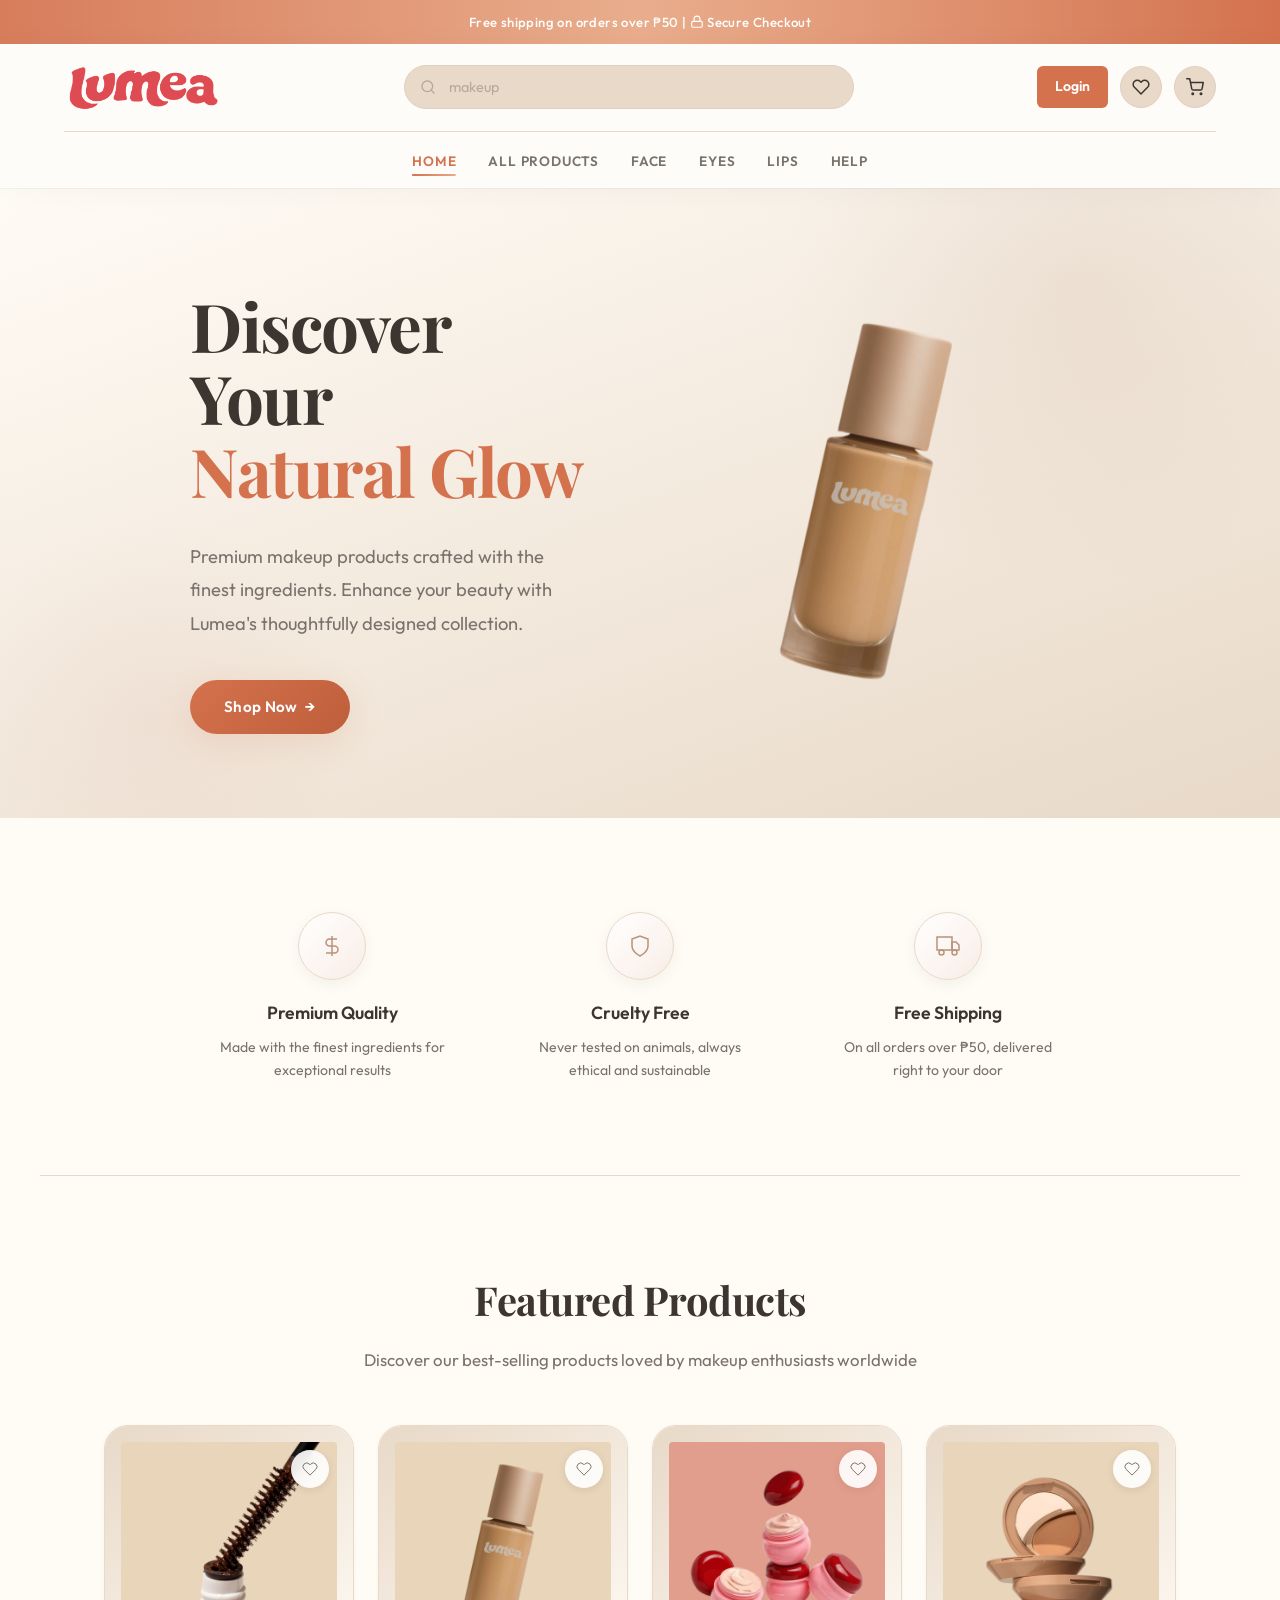
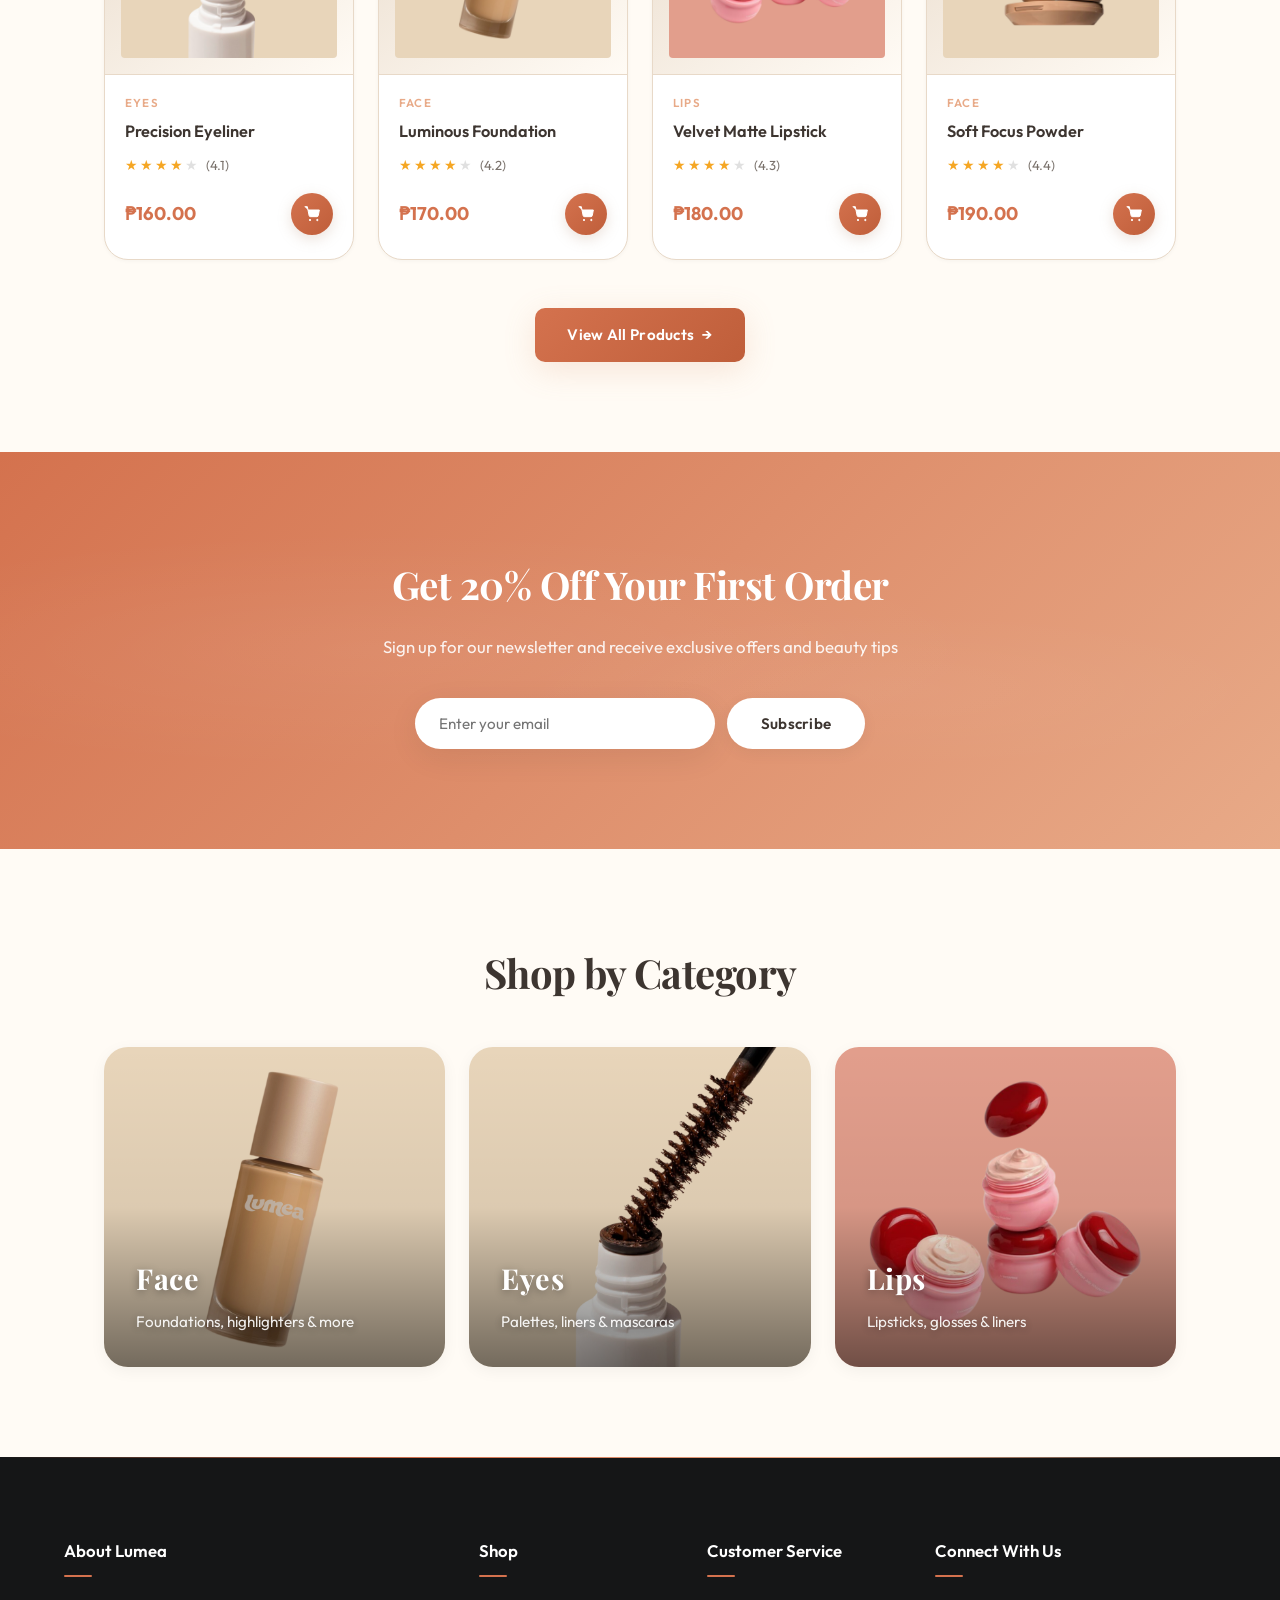
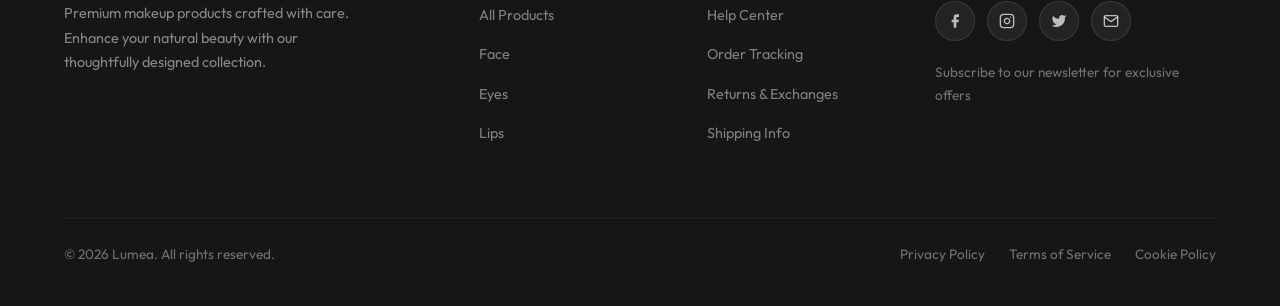
<file: E-comm/admin-orders.html>
<!DOCTYPE html>
<html lang="en">

<head>
    <meta charset="UTF-8">
    <meta name="viewport" content="width=device-width, initial-scale=1.0">
    <title>Lumea Admin — Orders</title>
    <link
        href="https://fonts.googleapis.com/css2?family=Outfit:wght@300;400;500;600;700;800&family=Playfair+Display:wght@600;700&display=swap"
        rel="stylesheet">
    <link rel="stylesheet" href="admin.css?v=2">
</head>

<body class="admin-body">

    <!-- Sidebar -->
    <aside class="admin-sidebar">
        <a href="landing.html?v=3" class="admin-logo">
            <img src="lumea logo.png" alt="Lumea" class="admin-logo-image">
        </a>
        <nav class="admin-nav">
            <div class="admin-nav-label">Main</div>
            <a href="admin-overview.html?v=3" class="admin-nav-item">
                <svg width="18" height="18" viewBox="0 0 24 24" fill="none" stroke="currentColor" stroke-width="2">
                    <rect x="3" y="3" width="7" height="7"></rect>
                    <rect x="14" y="3" width="7" height="7"></rect>
                    <rect x="14" y="14" width="7" height="7"></rect>
                    <rect x="3" y="14" width="7" height="7"></rect>
                </svg>
                Overview
            </a>
            <a href="admin-products.html?v=3" class="admin-nav-item">
                <svg width="18" height="18" viewBox="0 0 24 24" fill="none" stroke="currentColor" stroke-width="2">
                    <path d="M6 2L3 6v14a2 2 0 002 2h14a2 2 0 002-2V6l-3-4z"></path>
                    <line x1="3" y1="6" x2="21" y2="6"></line>
                    <path d="M16 10a4 4 0 01-8 0"></path>
                </svg>
                Products
            </a>
            <a href="admin-orders.html?v=3" class="admin-nav-item active">
                <svg width="18" height="18" viewBox="0 0 24 24" fill="none" stroke="currentColor" stroke-width="2">
                    <path d="M14 2H6a2 2 0 00-2 2v16a2 2 0 002 2h12a2 2 0 002-2V8z"></path>
                    <polyline points="14 2 14 8 20 8"></polyline>
                </svg>
                Orders
            </a>
            <a href="admin-users.html?v=3" class="admin-nav-item">
                <svg width="18" height="18" viewBox="0 0 24 24" fill="none" stroke="currentColor" stroke-width="2">
                    <path d="M17 21v-2a4 4 0 00-4-4H5a4 4 0 00-4 4v2"></path>
                    <circle cx="9" cy="7" r="4"></circle>
                    <path d="M23 21v-2a4 4 0 00-3-3.87"></path>
                    <path d="M16 3.13a4 4 0 010 7.75"></path>
                </svg>
                Users
            </a>

            
            
            <hr class="admin-nav-divider">
            <div class="admin-nav-label">Account</div>
            <a href="profile.html?v=3" class="admin-nav-item">
                <svg width="18" height="18" viewBox="0 0 24 24" fill="none" stroke="currentColor" stroke-width="2">
                    <path d="M20 21v-2a4 4 0 00-4-4H8a4 4 0 00-4 4v2"></path>
                    <circle cx="12" cy="7" r="4"></circle>
                </svg>
                My Profile
            </a>
            <a href="help.html?v=3" class="admin-nav-item">
                <svg width="18" height="18" viewBox="0 0 24 24" fill="none" stroke="currentColor" stroke-width="2">
                    <circle cx="12" cy="12" r="10"></circle>
                    <path d="M9.09 9a3 3 0 015.83 1c0 2-3 3-3 3"></path>
                    <line x1="12" y1="17" x2="12.01" y2="17"></line>
                </svg>
                Help
            </a>
        </nav>
    </aside>

    <!-- Main -->
    <div class="admin-main">
        <div class="admin-topbar">
            <div class="admin-topbar-title">Orders</div>
            <div class="admin-topbar-right">
                <a href="profile.html?v=3" class="admin-back-btn">
                    <svg width="14" height="14" viewBox="0 0 24 24" fill="none" stroke="currentColor" stroke-width="2">
                        <polyline points="15 18 9 12 15 6"></polyline>
                    </svg>
                    Back to Profile
                </a>
            </div>
        </div>

        <div class="admin-content">
            <!-- Status filter tabs -->
            <div class="status-tabs" id="status-tabs">
                <div class="status-tab active" onclick="filterByStatus('')">
                    <span class="status-tab-count" id="tab-total">0</span>
                    <span class="status-tab-label">Total Orders</span>
                </div>
                <div class="status-tab" onclick="filterByStatus('Processing')">
                    <span class="status-tab-count" id="tab-processing">0</span>
                    <span class="status-tab-label">Processing</span>
                </div>
                <div class="status-tab" onclick="filterByStatus('Shipped')">
                    <span class="status-tab-count" id="tab-shipped">0</span>
                    <span class="status-tab-label">Shipped</span>
                </div>
                <div class="status-tab" onclick="filterByStatus('Delivered')">
                    <span class="status-tab-count" id="tab-delivered">0</span>
                    <span class="status-tab-label">Delivered</span>
                </div>
            </div>

            <div class="admin-card">
                <div class="admin-toolbar">
                    <div class="admin-search">
                        <svg width="16" height="16" viewBox="0 0 24 24" fill="none" stroke="currentColor"
                            stroke-width="2">
                            <circle cx="11" cy="11" r="8"></circle>
                            <line x1="21" y1="21" x2="16.65" y2="16.65"></line>
                        </svg>
                        <input type="text" id="order-search" placeholder="Search by order ID or customer..."
                            oninput="renderOrders()">
                    </div>
                    <select class="admin-filter-select" id="order-status-filter" onchange="filterByStatus(this.value)">
                        <option value="">All Status</option>
                        <option value="Processing">Processing</option>
                        <option value="Shipped">Shipped</option>
                        <option value="Delivered">Delivered</option>
                    </select>
                </div>

                <div class="admin-table-wrap">
                    <table class="admin-table">
                        <thead>
                            <tr>
                                <th>Order ID</th>
                                <th>Customer</th>
                                <th>Date</th>
                                <th>Items</th>
                                <th>Total</th>
                                <th>Status</th>
                                <th>Actions</th>
                            </tr>
                        </thead>
                        <tbody id="orders-tbody"></tbody>
                    </table>
                </div>
            </div>
        </div>
    </div>

    <!-- View Order Modal -->
    <div class="modal-overlay" id="view-order-modal">
        <div class="modal-box">
            <div class="modal-title" id="view-order-title">Order Details</div>
            <div id="view-order-body"></div>
            <div class="modal-footer">
                <button class="btn-modal-cancel" onclick="closeViewOrder()">Close</button>
            </div>
        </div>
    </div>

    <!-- Edit Status Modal -->
    <div class="modal-overlay" id="edit-order-modal">
        <div class="modal-box" style="max-width:380px;">
            <div class="modal-title">Update Order Status</div>
            <input type="hidden" id="edit-order-id">
            <p style="color:#888;font-size:0.9rem;margin-bottom:20px;">Change the fulfillment status for this order:</p>
            <div class="modal-form-group">
                <label>Status</label>
                <select id="edit-order-status">
                    <option value="Processing">Processing</option>
                    <option value="Shipped">Shipped</option>
                    <option value="Delivered">Delivered</option>
                </select>
            </div>
            <div class="modal-footer">
                <button class="btn-modal-cancel" onclick="closeEditOrder()">Cancel</button>
                <button class="btn-admin-primary" onclick="saveOrderStatus()">Save Status</button>
            </div>
        </div>
    </div>

    <script src="db-config.js"></script>
    <script src="db.js"></script>
    <script src="data.js?v=3"></script>
    <script src="auth.js"></script>
    <script>
        let activeStatusFilter = '';

        function getOrders() {
            return JSON.parse(localStorage.getItem('lumea_orders') || '[]');
        }

        function saveOrders(orders) {
            localStorage.setItem('lumea_orders', JSON.stringify(orders));
        }

        function getStatusBadgeClass(status) {
            if (!status) return 'badge-processing';
            return 'badge-' + status.toLowerCase().replace(' ', '-');
        }

        function filterByStatus(status) {
            activeStatusFilter = status;
            // Update tabs UI
            document.querySelectorAll('.status-tab').forEach(t => t.classList.remove('active'));
            const tabMap = { '': 0, 'Processing': 1, 'Shipped': 2, 'Delivered': 3 };
            document.querySelectorAll('.status-tab')[tabMap[status] ?? 0].classList.add('active');
            // Also sync the filter select
            document.getElementById('order-status-filter').value = status;
            renderOrders();
        }

        function renderOrders() {
            const orders = getOrders();
            const search = document.getElementById('order-search').value.toLowerCase();

            // Count tabs
            document.getElementById('tab-total').textContent = orders.length;
            document.getElementById('tab-processing').textContent = orders.filter(o => o.status === 'Processing').length;
            document.getElementById('tab-shipped').textContent = orders.filter(o => o.status === 'Shipped').length;
            document.getElementById('tab-delivered').textContent = orders.filter(o => o.status === 'Delivered').length;

            const filtered = orders.filter(o => {
                const matchStatus = !activeStatusFilter || o.status === activeStatusFilter;
                const matchSearch = !search || o.id.toLowerCase().includes(search) || (o.customerName || '').toLowerCase().includes(search);
                return matchStatus && matchSearch;
            });

            const tbody = document.getElementById('orders-tbody');
            if (filtered.length === 0) {
                tbody.innerHTML = `<tr><td colspan="7" style="text-align:center;color:#bbb;padding:48px;">No orders found</td></tr>`;
                return;
            }

            tbody.innerHTML = filtered.map(o => `
                <tr>
                    <td><strong>${o.id}</strong></td>
                    <td>
                        <div style="font-weight:600;">${o.customerName || 'Customer'}</div>
                        <div style="font-size:0.78rem;color:#aaa;">${o.customerEmail || ''}</div>
                    </td>
                    <td style="color:#888;">${o.date}</td>
                    <td>${(o.items || []).length}</td>
                    <td style="font-weight:700;">₱${(o.total || 0).toFixed(2)}</td>
                    <td><span class="badge badge-${(o.status || 'processing').toLowerCase()}">${o.status || 'Processing'}</span></td>
                    <td>
                        <button class="action-btn" title="View Order" onclick="viewOrder('${o.id}')">
                            <svg width="15" height="15" viewBox="0 0 24 24" fill="none" stroke="currentColor" stroke-width="2"><path d="M1 12s4-8 11-8 11 8 11 8-4 8-11 8-11-8-11-8z"></path><circle cx="12" cy="12" r="3"></circle></svg>
                        </button>
                        <button class="action-btn" title="Edit Status" onclick="openEditOrder('${o.id}', '${o.status}')">
                            <svg width="15" height="15" viewBox="0 0 24 24" fill="none" stroke="currentColor" stroke-width="2"><path d="M11 4H4a2 2 0 00-2 2v14a2 2 0 002 2h14a2 2 0 002-2v-7"></path><path d="M18.5 2.5a2.121 2.121 0 013 3L12 15l-4 1 1-4 9.5-9.5z"></path></svg>
                        </button>
                    </td>
                </tr>`).join('');
        }

        function viewOrder(id) {
            const orders = getOrders();
            const o = orders.find(x => x.id === id);
            if (!o) return;
            const itemsHtml = (o.items || []).map(item => `
                <div class="order-detail-item">
                    <img src="${item.imgUrl || ''}" style="width:44px;height:44px;border-radius:8px;object-fit:cover;background:#f8f8f8;border:1px solid #eee;" onerror="this.style.background='#f8f8f8';this.removeAttribute('src')">
                    <div style="flex:1;">
                        <div style="font-weight:600;font-size:0.9rem;">${item.name}</div>
                        <div style="font-size:0.8rem;color:#aaa;">Qty: ${item.qty}</div>
                    </div>
                    <div style="font-weight:700;">₱${(item.price * item.qty).toFixed(2)}</div>
                </div>`).join('');

            document.getElementById('view-order-title').textContent = o.id;
            document.getElementById('view-order-body').innerHTML = `
                <div style="display:flex;justify-content:space-between;align-items:center;margin-bottom:20px;">
                    <div style="color:#888;font-size:0.9rem;">Placed on ${o.date}</div>
                    <span class="badge badge-${(o.status || 'processing').toLowerCase()}">${o.status}</span>
                </div>
                <div style="margin-bottom:20px;">${itemsHtml}</div>
                <div style="border-top:2px solid #f0f0f0;padding-top:16px;">
                    <div style="display:flex;justify-content:space-between;margin-bottom:8px;color:#888;font-size:0.9rem;"><span>Subtotal</span><span>₱${(o.subtotal || 0).toFixed(2)}</span></div>
                    <div style="display:flex;justify-content:space-between;margin-bottom:8px;color:#888;font-size:0.9rem;"><span>Shipping</span><span>₱${(o.shippingFee || 0).toFixed(2)}</span></div>
                    <div style="display:flex;justify-content:space-between;margin-bottom:8px;color:#888;font-size:0.9rem;"><span>Tax (8%)</span><span>₱${(o.tax || 0).toFixed(2)}</span></div>
                    <div style="display:flex;justify-content:space-between;font-size:1.1rem;font-weight:700;margin-top:8px;"><span>Total</span><span style="color:#a08483;">₱${(o.total || 0).toFixed(2)}</span></div>
                </div>`;
            document.getElementById('view-order-modal').classList.add('open');
        }

        function closeViewOrder() {
            document.getElementById('view-order-modal').classList.remove('open');
        }

        function openEditOrder(id, currentStatus) {
            document.getElementById('edit-order-id').value = id;
            document.getElementById('edit-order-status').value = currentStatus || 'Processing';
            document.getElementById('edit-order-modal').classList.add('open');
        }

        function closeEditOrder() {
            document.getElementById('edit-order-modal').classList.remove('open');
        }

        function saveOrderStatus() {
            const id = document.getElementById('edit-order-id').value;
            const newStatus = document.getElementById('edit-order-status').value;
            const orders = getOrders();
            const idx = orders.findIndex(o => o.id === id);
            if (idx !== -1) {
                orders[idx].status = newStatus;
                saveOrders(orders);
            }
            closeEditOrder();
            renderOrders();
        }

        // Close modals on overlay click
        document.getElementById('view-order-modal').addEventListener('click', e => { if (e.target === e.currentTarget) closeViewOrder(); });
        document.getElementById('edit-order-modal').addEventListener('click', e => { if (e.target === e.currentTarget) closeEditOrder(); });

        document.addEventListener('DOMContentLoaded', () => {
            const user = getCurrentUser();
            if (!user || user.accountType !== 'admin') { window.location.href = 'landing.html'; return; }
            renderOrders();
        });
    </script>
</body>

</html>
</file>
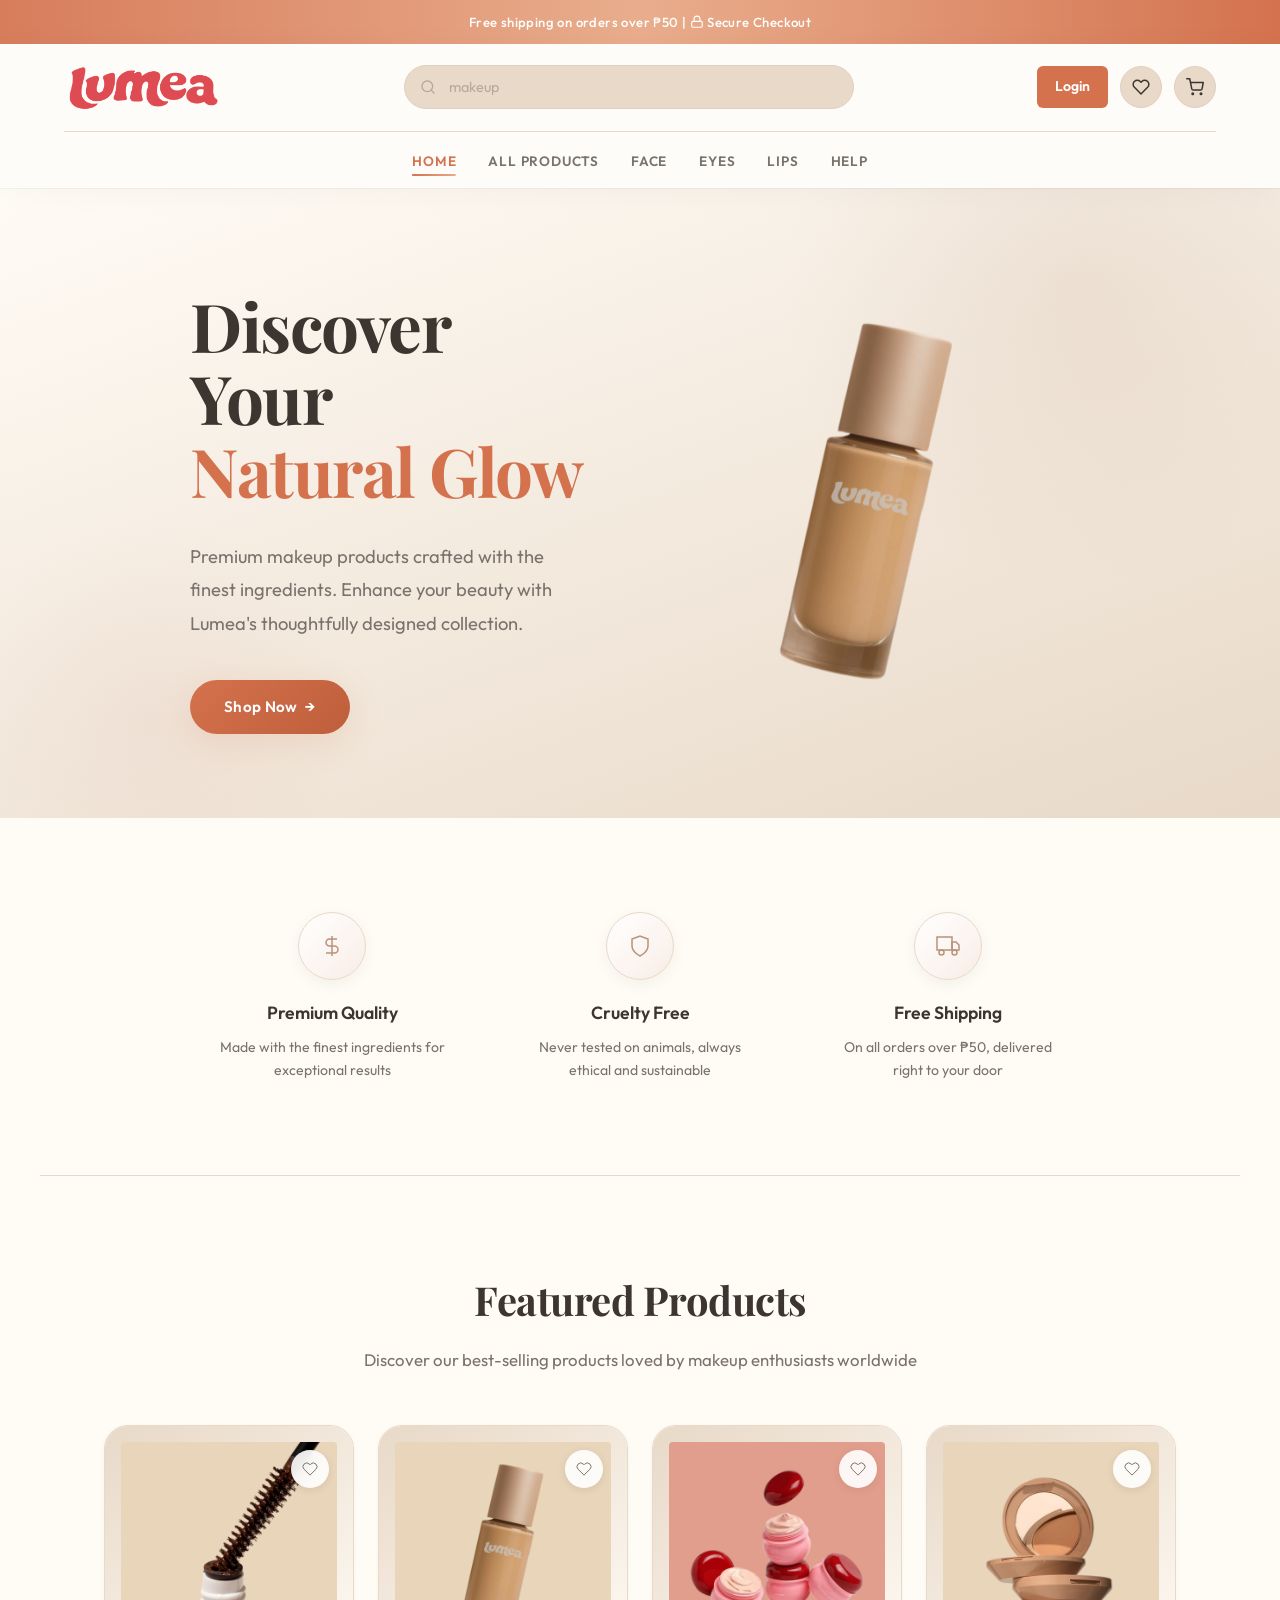
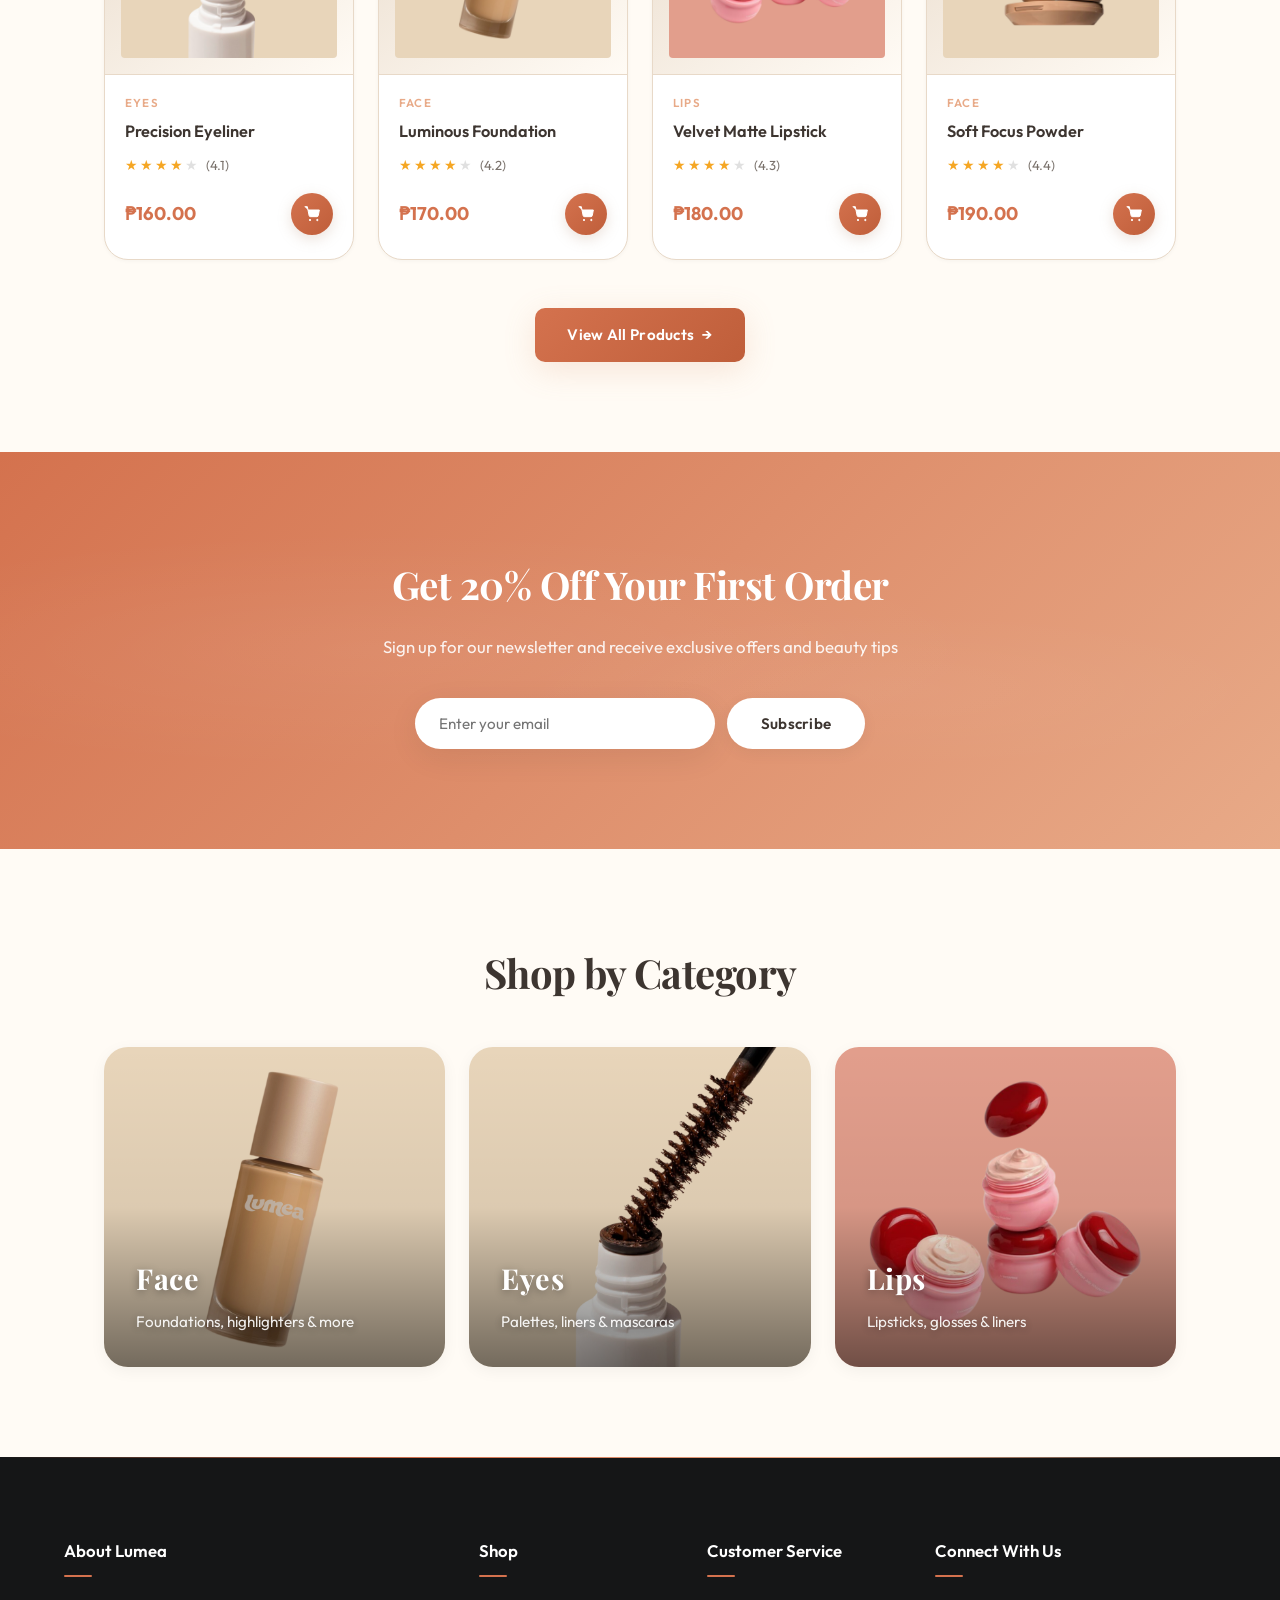
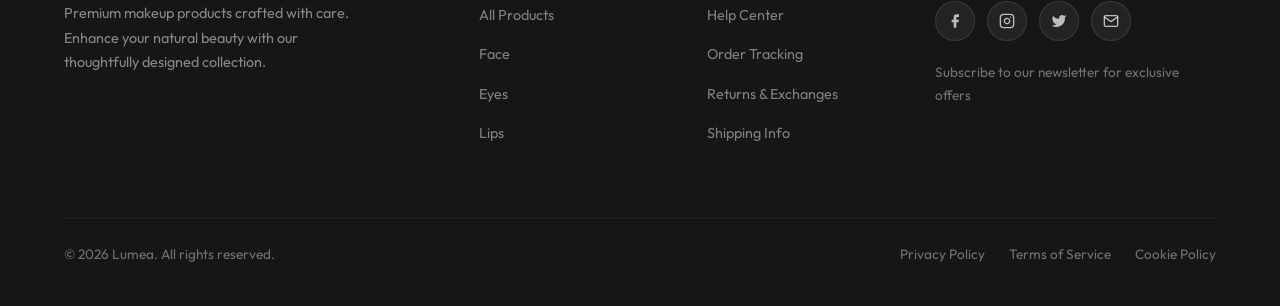
<file: E-comm/admin-overview.html>
<!DOCTYPE html>
<html lang="en">

<head>
    <meta charset="UTF-8">
    <meta name="viewport" content="width=device-width, initial-scale=1.0">
    <title>Lumea Admin — Overview</title>
    <link
        href="https://fonts.googleapis.com/css2?family=Outfit:wght@300;400;500;600;700;800&family=Playfair+Display:wght@600;700&display=swap"
        rel="stylesheet">
    <link rel="stylesheet" href="admin.css?v=2">
</head>

<body class="admin-body">

    <!-- Sidebar -->
    <aside class="admin-sidebar">
        <a href="landing.html?v=3" class="admin-logo">
            <img src="lumea logo.png" alt="Lumea" class="admin-logo-image">
        </a>
        <nav class="admin-nav">
            <div class="admin-nav-label">Main</div>
            <a href="admin-overview.html?v=3" class="admin-nav-item active">
                <svg width="18" height="18" viewBox="0 0 24 24" fill="none" stroke="currentColor" stroke-width="2">
                    <rect x="3" y="3" width="7" height="7"></rect>
                    <rect x="14" y="3" width="7" height="7"></rect>
                    <rect x="14" y="14" width="7" height="7"></rect>
                    <rect x="3" y="14" width="7" height="7"></rect>
                </svg>
                Overview
            </a>
            <a href="admin-products.html?v=3" class="admin-nav-item">
                <svg width="18" height="18" viewBox="0 0 24 24" fill="none" stroke="currentColor" stroke-width="2">
                    <path d="M6 2L3 6v14a2 2 0 002 2h14a2 2 0 002-2V6l-3-4z"></path>
                    <line x1="3" y1="6" x2="21" y2="6"></line>
                    <path d="M16 10a4 4 0 01-8 0"></path>
                </svg>
                Products
            </a>
            <a href="admin-orders.html?v=3" class="admin-nav-item">
                <svg width="18" height="18" viewBox="0 0 24 24" fill="none" stroke="currentColor" stroke-width="2">
                    <path d="M14 2H6a2 2 0 00-2 2v16a2 2 0 002 2h12a2 2 0 002-2V8z"></path>
                    <polyline points="14 2 14 8 20 8"></polyline>
                </svg>
                Orders
            </a>
            <a href="admin-users.html?v=3" class="admin-nav-item">
                <svg width="18" height="18" viewBox="0 0 24 24" fill="none" stroke="currentColor" stroke-width="2">
                    <path d="M17 21v-2a4 4 0 00-4-4H5a4 4 0 00-4 4v2"></path>
                    <circle cx="9" cy="7" r="4"></circle>
                    <path d="M23 21v-2a4 4 0 00-3-3.87"></path>
                    <path d="M16 3.13a4 4 0 010 7.75"></path>
                </svg>
                Users
            </a>

            
            
            <hr class="admin-nav-divider">
            <div class="admin-nav-label">Account</div>
            <a href="profile.html?v=3" class="admin-nav-item">
                <svg width="18" height="18" viewBox="0 0 24 24" fill="none" stroke="currentColor" stroke-width="2">
                    <path d="M20 21v-2a4 4 0 00-4-4H8a4 4 0 00-4 4v2"></path>
                    <circle cx="12" cy="7" r="4"></circle>
                </svg>
                My Profile
            </a>
            <a href="help.html?v=3" class="admin-nav-item">
                <svg width="18" height="18" viewBox="0 0 24 24" fill="none" stroke="currentColor" stroke-width="2">
                    <circle cx="12" cy="12" r="10"></circle>
                    <path d="M9.09 9a3 3 0 015.83 1c0 2-3 3-3 3"></path>
                    <line x1="12" y1="17" x2="12.01" y2="17"></line>
                </svg>
                Help
            </a>
        </nav>
    </aside>

    <!-- Main -->
    <div class="admin-main">
        <div class="admin-topbar">
            <div class="admin-topbar-title">Dashboard</div>
            <div class="admin-topbar-right">
                <a href="profile.html?v=3" class="admin-back-btn">
                    <svg width="14" height="14" viewBox="0 0 24 24" fill="none" stroke="currentColor" stroke-width="2">
                        <polyline points="15 18 9 12 15 6"></polyline>
                    </svg>
                    Back to Profile
                </a>
                <div class="admin-user-badge">
                    <div class="admin-avatar" id="admin-avatar-init">A</div>
                    <div>
                        <div class="admin-user-name" id="admin-name">Admin</div>
                        <div class="admin-user-role">Administrator</div>
                    </div>
                </div>
            </div>
        </div>

        <div class="admin-content">
            <!-- Stat Cards -->
            <div class="stats-grid">
                <div class="stat-card">
                    <div class="stat-icon green">
                        <svg width="22" height="22" viewBox="0 0 24 24" fill="none" stroke="currentColor"
                            stroke-width="2">
                            <line x1="12" y1="1" x2="12" y2="23"></line>
                            <path d="M17 5H9.5a3.5 3.5 0 000 7h5a3.5 3.5 0 010 7H6"></path>
                        </svg>
                    </div>
                    <div class="stat-value" id="stat-revenue">₱0.00</div>
                    <div class="stat-label">Total Revenue</div>
                </div>
                <div class="stat-card">
                    <div class="stat-icon blue">
                        <svg width="22" height="22" viewBox="0 0 24 24" fill="none" stroke="currentColor"
                            stroke-width="2">
                            <path d="M14 2H6a2 2 0 00-2 2v16a2 2 0 002 2h12a2 2 0 002-2V8z"></path>
                            <polyline points="14 2 14 8 20 8"></polyline>
                        </svg>
                    </div>
                    <div class="stat-value" id="stat-orders">0</div>
                    <div class="stat-label">Total Orders</div>
                </div>
                <div class="stat-card">
                    <div class="stat-icon rose">
                        <svg width="22" height="22" viewBox="0 0 24 24" fill="none" stroke="currentColor"
                            stroke-width="2">
                            <path d="M6 2L3 6v14a2 2 0 002 2h14a2 2 0 002-2V6l-3-4z"></path>
                            <line x1="3" y1="6" x2="21" y2="6"></line>
                        </svg>
                    </div>
                    <div class="stat-value" id="stat-products">0</div>
                    <div class="stat-label">Total Products</div>
                </div>
                <div class="stat-card">
                    <div class="stat-icon amber">
                        <svg width="22" height="22" viewBox="0 0 24 24" fill="none" stroke="currentColor"
                            stroke-width="2">
                            <path
                                d="M20.84 4.61a5.5 5.5 0 00-7.78 0L12 5.67l-1.06-1.06a5.5 5.5 0 00-7.78 7.78l1.06 1.06L12 21.23l7.78-7.78 1.06-1.06a5.5 5.5 0 000-7.78z">
                            </path>
                        </svg>
                    </div>
                    <div class="stat-value" id="stat-rating">—</div>
                    <div class="stat-label">Avg. Rating</div>
                </div>
                <div class="stat-card">
                    <div class="stat-icon teal">
                        <svg width="22" height="22" viewBox="0 0 24 24" fill="none" stroke="currentColor"
                            stroke-width="2">
                            <path d="M17 21v-2a4 4 0 00-4-4H5a4 4 0 00-4 4v2"></path>
                            <circle cx="9" cy="7" r="4"></circle>
                            <path d="M23 21v-2a4 4 0 00-3-3.87"></path>
                            <path d="M16 3.13a4 4 0 010 7.75"></path>
                        </svg>
                    </div>
                    <div class="stat-value" id="stat-customers">0</div>
                    <div class="stat-label">Total Customers</div>
                </div>
                <div class="stat-card">
                    <div class="stat-icon purple">
                        <svg width="22" height="22" viewBox="0 0 24 24" fill="none" stroke="currentColor"
                            stroke-width="2">
                            <polyline points="23 6 13.5 15.5 8.5 10.5 1 18"></polyline>
                            <polyline points="17 6 23 6 23 12"></polyline>
                        </svg>
                    </div>
                    <div class="stat-value" id="stat-processing">0</div>
                    <div class="stat-label">Processing Orders</div>
                </div>
            </div>

            <!-- Bottom section: Recent Orders + Top Products -->
            <div class="dashboard-bottom">
                <!-- Recent Orders -->
                <div class="admin-card">
                    <div class="admin-card-header">
                        <span class="admin-card-title">Recent Orders</span>
                        <a href="admin-orders.html?v=3" class="btn-admin-primary"
                            style="font-size:0.82rem; padding: 8px 14px;">View All</a>
                    </div>
                    <div class="admin-table-wrap">
                        <table class="admin-table">
                            <thead>
                                <tr>
                                    <th>Order ID</th>
                                    <th>Customer</th>
                                    <th>Amount</th>
                                    <th>Status</th>
                                    <th>Date</th>
                                </tr>
                            </thead>
                            <tbody id="recent-orders-body">
                                <tr>
                                    <td colspan="5" style="text-align:center; color:#bbb; padding:28px;">No orders yet
                                    </td>
                                </tr>
                            </tbody>
                        </table>
                    </div>
                </div>

                <!-- Top Products -->
                <div class="admin-card">
                    <div class="admin-card-header">
                        <span class="admin-card-title">Top 3 Best Selling</span>
                    </div>
                    <div style="padding: 20px;">
                        <div class="top-products" id="top-products-list">
                            <div style="text-align:center; color:#bbb; padding:20px 0;">No sales data yet</div>
                        </div>
                    </div>
                </div>
            </div>
        </div>
    </div>

    <script src="db-config.js"></script>
    <script src="db.js"></script>
    <script src="data.js?v=3"></script>
    <script src="auth.js"></script>
    <script>
        document.addEventListener('DOMContentLoaded', async () => {
            if (window.lumeaProductsReady) await window.lumeaProductsReady;
            
            const user = getCurrentUser();
            if (!user || user.accountType !== 'admin') {
                window.location.href = 'landing.html';
                return;
            }
            document.getElementById('admin-name').textContent = user.firstName + ' ' + user.lastName;
            document.getElementById('admin-avatar-init').textContent = (user.firstName || 'A')[0].toUpperCase();

            const orders = JSON.parse(localStorage.getItem('lumea_orders') || '[]');
            const allProducts = getProducts();
            const allUsers = JSON.parse(localStorage.getItem('lumea_users') || '[]');

            // Stats
            const revenue = orders.reduce((s, o) => s + (o.total || 0), 0);
            const processing = orders.filter(o => o.status === 'Processing').length;
            const avgRating = allProducts.length > 0
                ? (allProducts.reduce((s, p) => s + (p.rating || 0), 0) / allProducts.length).toFixed(1)
                : '—';
            const customers = allUsers.filter(u => u.accountType !== 'admin').length;

            document.getElementById('stat-revenue').textContent = '₱' + revenue.toFixed(2);
            document.getElementById('stat-orders').textContent = orders.length;
            document.getElementById('stat-products').textContent = allProducts.length;
            document.getElementById('stat-rating').textContent = avgRating;
            document.getElementById('stat-customers').textContent = customers;
            document.getElementById('stat-processing').textContent = processing;

            // Recent Orders Table
            const tbody = document.getElementById('recent-orders-body');
            if (orders.length > 0) {
                tbody.innerHTML = orders.slice(0, 8).map(o => `
                    <tr>
                        <td><strong>${o.id}</strong></td>
                        <td>${o.customerName || 'Guest'}</td>
                        <td style="font-weight:600;">₱${(o.total || 0).toFixed(2)}</td>
                        <td><span class="badge badge-${(o.status || '').toLowerCase().replace(' ', '-')}">${o.status}</span></td>
                        <td style="color:#aaa;">${o.date}</td>
                    </tr>`).join('');
            }

            // Top Products (by sold count from orders)
            const salesMap = {};
            orders.forEach(o => {
                (o.items || []).forEach(item => {
                    salesMap[item.name] = (salesMap[item.name] || 0) + item.qty;
                });
            });
            const sorted = Object.entries(salesMap).sort((a, b) => b[1] - a[1]).slice(0, 3);
            const topEl = document.getElementById('top-products-list');
            if (sorted.length > 0) {
                topEl.innerHTML = sorted.map(([name, sold], i) => `
                    <div class="top-product-row">
                        <div class="top-rank">${i + 1}</div>
                        <div class="top-product-info">
                            <div class="top-product-name">${name}</div>
                        </div>
                        <div class="top-product-sold">${sold} sold</div>
                    </div>`).join('');
            }
        });
    </script>
</body>

</html>
</file>
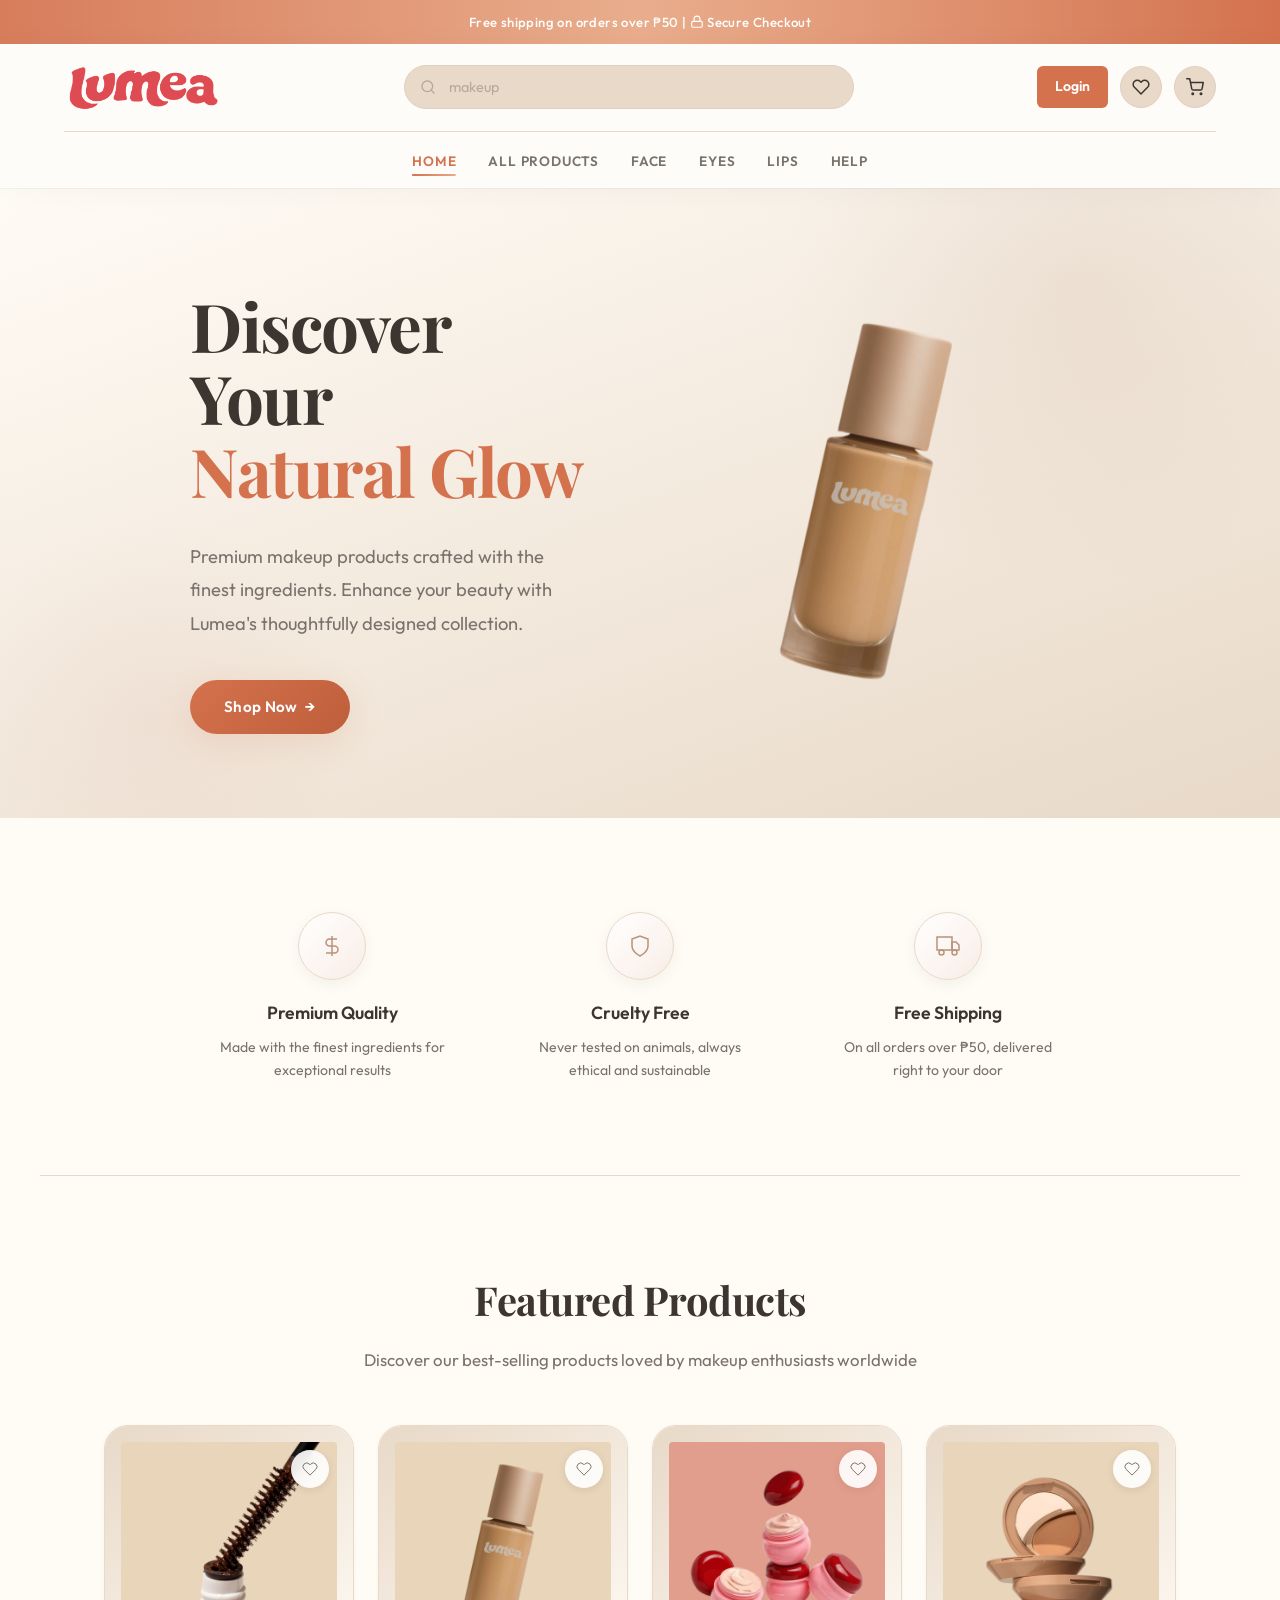
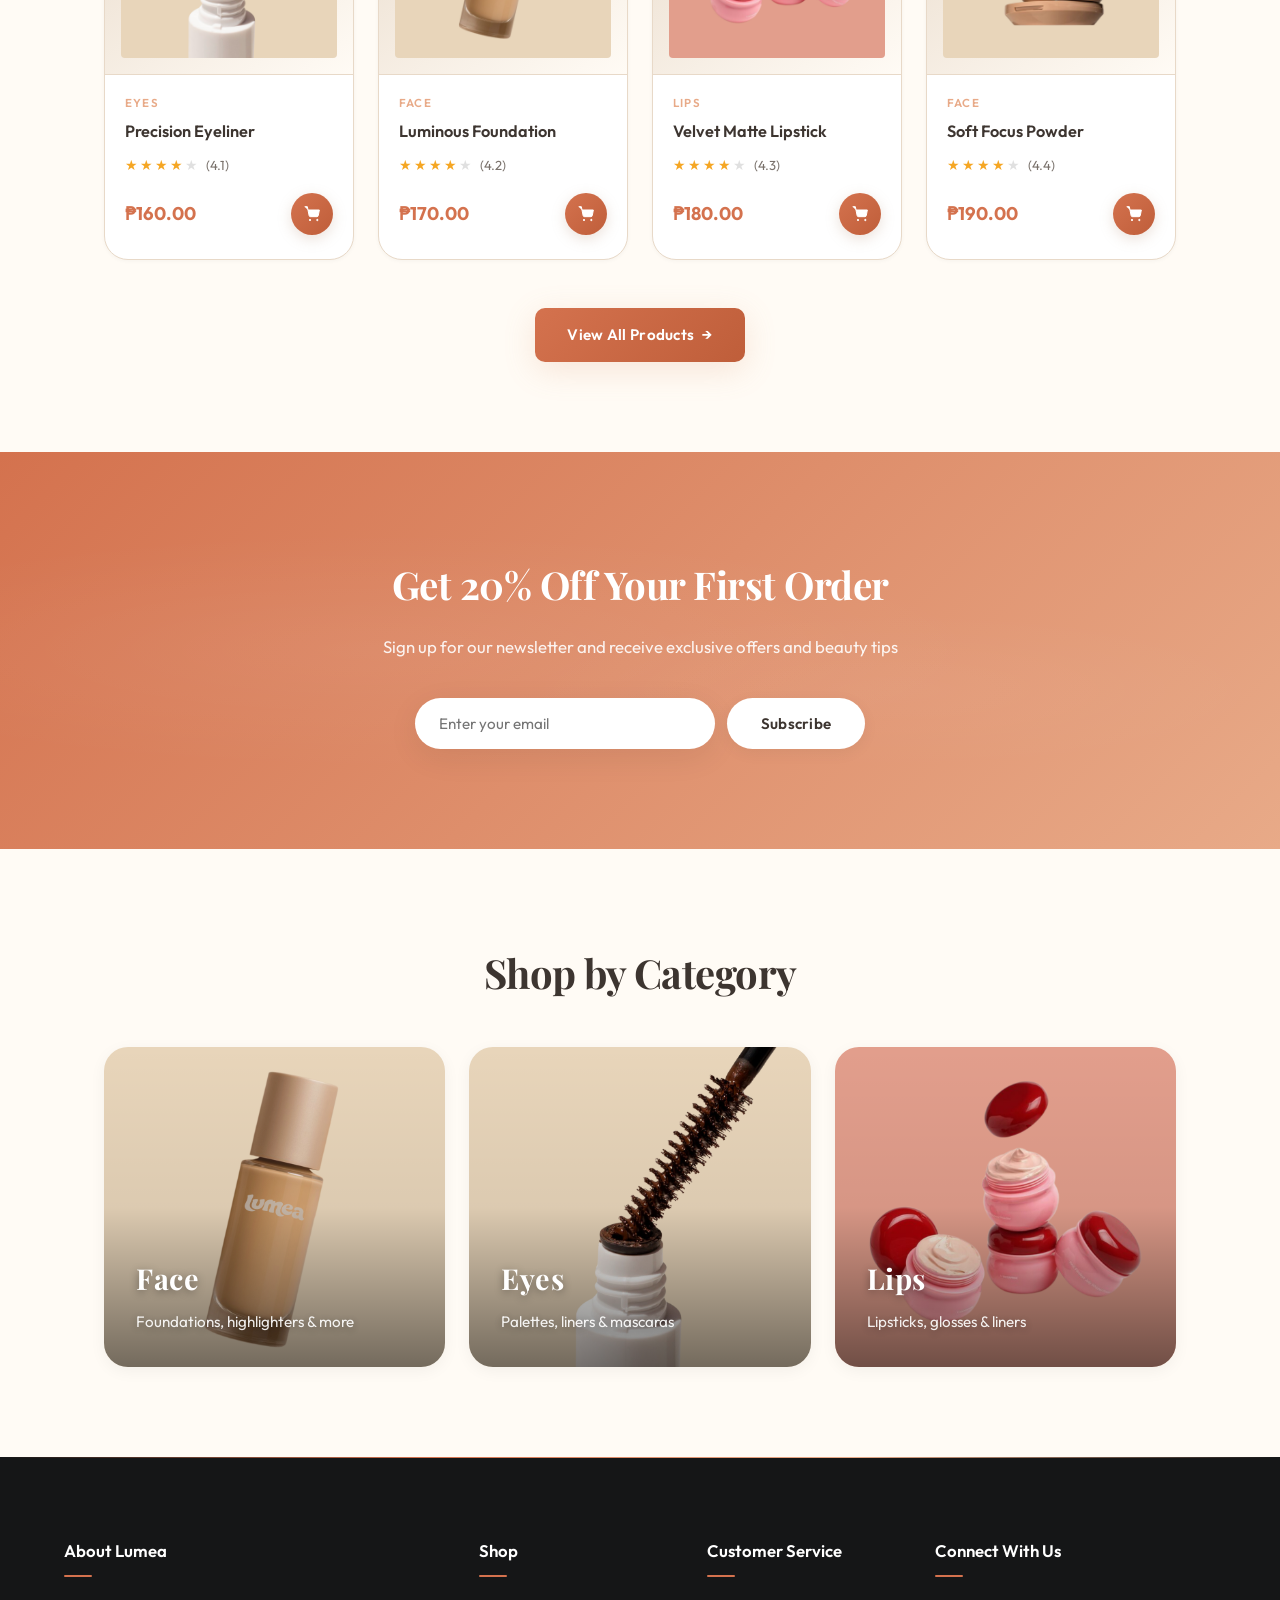
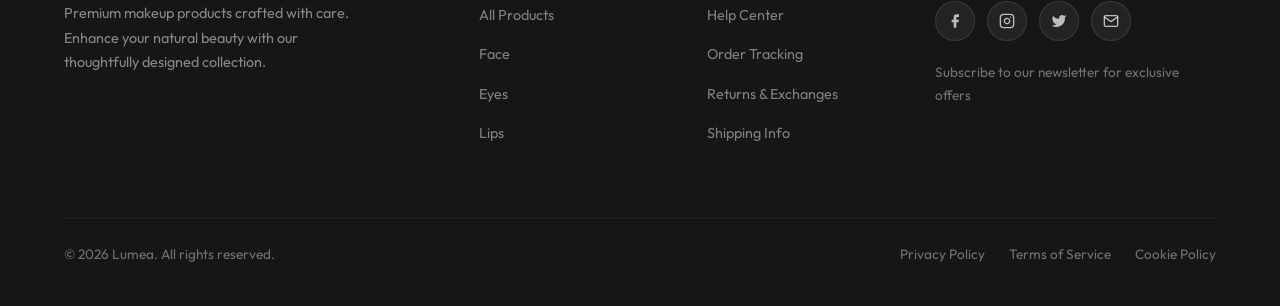
<file: E-comm/admin-products.html>
<!DOCTYPE html>
<html lang="en">

<head>
    <meta charset="UTF-8">
    <meta name="viewport" content="width=device-width, initial-scale=1.0">
    <title>Lumea Admin — Products</title>
    <link
        href="https://fonts.googleapis.com/css2?family=Outfit:wght@300;400;500;600;700;800&family=Playfair+Display:wght@600;700&display=swap"
        rel="stylesheet">
    <link rel="stylesheet" href="admin.css?v=2">
</head>

<body class="admin-body">

    <!-- Sidebar -->
    <aside class="admin-sidebar">
        <a href="landing.html?v=3" class="admin-logo">
            <img src="lumea logo.png" alt="Lumea" class="admin-logo-image">
        </a>
        <nav class="admin-nav">
            <div class="admin-nav-label">Main</div>
            <a href="admin-overview.html?v=3" class="admin-nav-item">
                <svg width="18" height="18" viewBox="0 0 24 24" fill="none" stroke="currentColor" stroke-width="2">
                    <rect x="3" y="3" width="7" height="7"></rect>
                    <rect x="14" y="3" width="7" height="7"></rect>
                    <rect x="14" y="14" width="7" height="7"></rect>
                    <rect x="3" y="14" width="7" height="7"></rect>
                </svg>
                Overview
            </a>
            <a href="admin-products.html?v=3" class="admin-nav-item active">
                <svg width="18" height="18" viewBox="0 0 24 24" fill="none" stroke="currentColor" stroke-width="2">
                    <path d="M6 2L3 6v14a2 2 0 002 2h14a2 2 0 002-2V6l-3-4z"></path>
                    <line x1="3" y1="6" x2="21" y2="6"></line>
                    <path d="M16 10a4 4 0 01-8 0"></path>
                </svg>
                Products
            </a>
            <a href="admin-orders.html?v=3" class="admin-nav-item">
                <svg width="18" height="18" viewBox="0 0 24 24" fill="none" stroke="currentColor" stroke-width="2">
                    <path d="M14 2H6a2 2 0 00-2 2v16a2 2 0 002 2h12a2 2 0 002-2V8z"></path>
                    <polyline points="14 2 14 8 20 8"></polyline>
                </svg>
                Orders
            </a>
            <a href="admin-users.html?v=3" class="admin-nav-item">
                <svg width="18" height="18" viewBox="0 0 24 24" fill="none" stroke="currentColor" stroke-width="2">
                    <path d="M17 21v-2a4 4 0 00-4-4H5a4 4 0 00-4 4v2"></path>
                    <circle cx="9" cy="7" r="4"></circle>
                    <path d="M23 21v-2a4 4 0 00-3-3.87"></path>
                    <path d="M16 3.13a4 4 0 010 7.75"></path>
                </svg>
                Users
            </a>

            <hr class="admin-nav-divider">
            <div class="admin-nav-label">Account</div>
            <a href="profile.html?v=3" class="admin-nav-item">
                <svg width="18" height="18" viewBox="0 0 24 24" fill="none" stroke="currentColor" stroke-width="2">
                    <path d="M20 21v-2a4 4 0 00-4-4H8a4 4 0 00-4 4v2"></path>
                    <circle cx="12" cy="7" r="4"></circle>
                </svg>
                My Profile
            </a>
            <a href="help.html?v=3" class="admin-nav-item">
                <svg width="18" height="18" viewBox="0 0 24 24" fill="none" stroke="currentColor" stroke-width="2">
                    <circle cx="12" cy="12" r="10"></circle>
                    <path d="M9.09 9a3 3 0 015.83 1c0 2-3 3-3 3"></path>
                    <line x1="12" y1="17" x2="12.01" y2="17"></line>
                </svg>
                Help
            </a>
        </nav>
    </aside>

    <!-- Main -->
    <div class="admin-main">
        <div class="admin-topbar">
            <div class="admin-topbar-title">Products</div>
            <div class="admin-topbar-right">
                <a href="profile.html?v=3" class="admin-back-btn">
                    <svg width="14" height="14" viewBox="0 0 24 24" fill="none" stroke="currentColor" stroke-width="2">
                        <polyline points="15 18 9 12 15 6"></polyline>
                    </svg>
                    Back to Profile
                </a>
                <button id="add-product-btn" class="btn-admin-primary">
                    <svg width="16" height="16" viewBox="0 0 24 24" fill="none" stroke="currentColor"
                        stroke-width="2.5">
                        <line x1="12" y1="5" x2="12" y2="19"></line>
                        <line x1="5" y1="12" x2="19" y2="12"></line>
                    </svg>
                    Add Product
                </button>
            </div>
        </div>

        <div class="admin-content">
            <div class="admin-card">
                <!-- Toolbar -->
                <div class="admin-toolbar">
                    <div class="admin-search">
                        <svg width="16" height="16" viewBox="0 0 24 24" fill="none" stroke="currentColor"
                            stroke-width="2">
                            <circle cx="11" cy="11" r="8"></circle>
                            <line x1="21" y1="21" x2="16.65" y2="16.65"></line>
                        </svg>
                        <input type="text" id="product-search" placeholder="Search products..."
                            oninput="renderProducts()">
                    </div>
                    <select class="admin-filter-select" id="cat-filter" onchange="renderProducts()">
                        <option value="">All Categories</option>
                        <option value="face">Face</option>
                        <option value="eyes">Eyes</option>
                        <option value="lips">Lips</option>
                    </select>
                    <select class="admin-filter-select" id="status-filter" onchange="renderProducts()">
                        <option value="">All Status</option>
                        <option value="In Stock">In Stock</option>
                        <option value="Low Stock">Low Stock</option>
                        <option value="Out of Stock">Out of Stock</option>
                    </select>
                </div>

                <div class="admin-table-wrap">
                    <table class="admin-table">
                        <thead>
                            <tr>
                                <th>Product</th>
                                <th>Category</th>
                                <th>Price</th>
                                <th>Stock</th>
                                <th>Status</th>
                                <th>Actions</th>
                            </tr>
                        </thead>
                        <tbody id="products-tbody">
                        </tbody>
                    </table>
                </div>
            </div>
        </div>
    </div>

    <!-- Toast Notification -->
    <div id="admin-toast" style="
        position:fixed;bottom:32px;right:32px;z-index:9999;
        background:#1a1a1a;color:#fff;padding:14px 24px;
        border-radius:10px;font-size:0.9rem;font-weight:500;
        box-shadow:0 8px 32px rgba(0,0,0,0.25);
        opacity:0;transform:translateY(12px);
        transition:opacity 0.25s ease,transform 0.25s ease;
        pointer-events:none;
    "></div>

    <!-- Add/Edit Product Modal -->
    <div class="modal-overlay" id="product-modal">
        <div class="modal-box">
            <div class="modal-title" id="modal-title">Add New Product</div>
            <input type="hidden" id="edit-product-id">

            <div class="modal-form-group">
                <label>Product Name *</label>
                <input type="text" id="p-name" placeholder="e.g. Velvet Matte Lipstick">
            </div>
            <div class="modal-form-row">
                <div class="modal-form-group">
                    <label>Category *</label>
                    <select id="p-category">
                        <option value="face">Face</option>
                        <option value="eyes">Eyes</option>
                        <option value="lips">Lips</option>
                    </select>
                </div>
                <div class="modal-form-group">
                    <label>Price (USD) *</label>
                    <input type="number" id="p-price" placeholder="0.00" step="0.01" min="0">
                </div>
            </div>
            <div class="modal-form-row">
                <div class="modal-form-group">
                    <label>Stock Quantity *</label>
                    <input type="number" id="p-stock" placeholder="0" min="0">
                </div>
                <div class="modal-form-group">
                    <label>Status</label>
                    <select id="p-status">
                        <option value="In Stock">In Stock</option>
                        <option value="Low Stock">Low Stock</option>
                        <option value="Out of Stock">Out of Stock</option>
                    </select>
                </div>
            </div>
            <div class="modal-form-group">
                <label>Image URL</label>
                <input type="text" id="p-image" placeholder="https://...">
            </div>
            <div class="modal-form-group">
                <label>Description</label>
                <textarea id="p-desc" rows="3" placeholder="Short product description..."></textarea>
            </div>
            <div class="modal-footer">
                <button id="modal-cancel-btn" class="btn-modal-cancel">Cancel</button>
                <button id="modal-save-btn" class="btn-admin-primary">Save Product</button>
            </div>
        </div>
    </div>

    <!-- View Product Modal -->
    <div class="modal-overlay" id="view-modal">
        <div class="modal-box">
            <div class="modal-title" id="view-modal-title">Product Details</div>
            <div id="view-modal-body"></div>
            <div class="modal-footer">
                <button id="view-modal-close-btn" class="btn-modal-cancel">Close</button>
            </div>
        </div>
    </div>

    <script src="db-config.js"></script>
    <script src="db.js"></script>
    <script src="data.js?v=3"></script>
    <script src="auth.js"></script>
    <script>
        // ── Toast helper ─────────────────────────────────────────────────────
        function showToast(message, isError = false) {
            const toast = document.getElementById('admin-toast');
            if (!toast) return;
            toast.textContent = message;
            toast.style.background = isError ? '#b44343' : '#1a1a1a';
            toast.style.opacity = '1';
            toast.style.transform = 'translateY(0)';
            clearTimeout(toast._timer);
            toast._timer = setTimeout(() => {
                toast.style.opacity = '0';
                toast.style.transform = 'translateY(12px)';
            }, 3000);
        }

        // ── Product loading ──────────────────────────────────────────────────
        async function getAdminProducts() {
            if (window.lumeaProductsReady) await window.lumeaProductsReady;
            
            const KEY = window.LUMEA_ADMIN_PRODUCTS_KEY || 'lumea_admin_products';
            const products = getProducts();

            // Try to pull from Supabase if configured; fall back to localStorage
            if (window.lumeaDB && window.lumeaDB.isReady()) {
                try {
                    const dbProducts = await window.lumeaDB.fetchProducts();
                    if (dbProducts.length > 0) {
                        localStorage.setItem(KEY, JSON.stringify(dbProducts));
                        return dbProducts;
                    }
                } catch (error) {
                    console.warn('Supabase unavailable, using local store:', error.message);
                }
            }

            return products;
        }

        // ── Persist products ─────────────────────────────────────────────────
        // Always writes to localStorage first (guaranteed), then tries Supabase
        // as best-effort. If Supabase fails, the local write still stands.
        async function saveAdminProducts(products, changedProduct = null, deletedProductId = null) {
            const KEY = window.LUMEA_ADMIN_PRODUCTS_KEY || 'lumea_admin_products';
            // 1. Local write — always succeeds
            localStorage.setItem(KEY, JSON.stringify(products));

            // 2. Supabase sync — optional, best-effort
            if (window.lumeaDB && window.lumeaDB.isReady()) {
                try {
                    if (deletedProductId !== null) {
                        await window.lumeaDB.deleteProduct(deletedProductId);
                    }
                    if (changedProduct) {
                        await window.lumeaDB.upsertProduct(changedProduct);
                    }
                } catch (err) {
                    console.warn('Supabase sync failed (local save succeeded):', err.message);
                }
            }
        }

        function getStockBadge(status) {
            const cls = status === 'In Stock' ? 'in-stock' : status === 'Low Stock' ? 'low-stock' : 'out-stock';
            return `<span class="badge badge-${cls}">${status}</span>`;
        }

        async function renderProducts() {
            const products = await getAdminProducts();
            const search = document.getElementById('product-search').value.toLowerCase();
            const cat = document.getElementById('cat-filter').value;
            const status = document.getElementById('status-filter').value;

            const filtered = products.filter(p => {
                const matchSearch = !search || p.name.toLowerCase().includes(search);
                const matchCat = !cat || p.category === cat;
                const matchStatus = !status || p.status === status;
                return matchSearch && matchCat && matchStatus;
            });

            const tbody = document.getElementById('products-tbody');
            if (filtered.length === 0) {
                tbody.innerHTML = `<tr><td colspan="6" style="text-align:center;color:#bbb;padding:40px;">No products found</td></tr>`;
                return;
            }

            tbody.innerHTML = filtered.map(p => {
                const img = p.imageUrl || p.images?.[0] || '';
                const imgEl = img && !img.includes('product-placeholder')
                    ? `<img src="${img}" class="product-thumb" onerror="this.style.background='#f8f8f8';this.removeAttribute('src')">`
                    : `<div class="product-thumb" style="display:flex;align-items:center;justify-content:center;background:#f5f3f0;"><svg viewBox="0 0 24 24" width="20" height="20" fill="none" stroke="currentColor" stroke-width="1.8" stroke-linecap="round" stroke-linejoin="round" aria-hidden="true"><path d="M6 7h12l1 13H5L6 7Z"></path><path d="M9 7a3 3 0 0 1 6 0"></path></svg></div>`;
                return `
                <tr>
                    <td>
                        <div class="product-cell">
                            ${imgEl}
                            <div>
                                <div class="product-name">${p.name}</div>
                                <div class="product-id">ID: ${p.id}</div>
                            </div>
                        </div>
                    </td>
                    <td><span style="text-transform:uppercase;font-size:0.8rem;font-weight:600;color:#888;">${p.category}</span></td>
                    <td style="font-weight:600;">₱${parseFloat(p.price).toFixed(2)}</td>
                    <td>${p.stock ?? '—'}</td>
                    <td>${getStockBadge(p.status || 'In Stock')}</td>
                    <td>
                        <button class="action-btn" title="View" onclick="viewProduct('${p.id}')">
                            <svg width="15" height="15" viewBox="0 0 24 24" fill="none" stroke="currentColor" stroke-width="2"><path d="M1 12s4-8 11-8 11 8 11 8-4 8-11 8-11-8-11-8z"></path><circle cx="12" cy="12" r="3"></circle></svg>
                        </button>
                        <button class="action-btn" title="Edit" onclick="openEditModal('${p.id}')">
                            <svg width="15" height="15" viewBox="0 0 24 24" fill="none" stroke="currentColor" stroke-width="2"><path d="M11 4H4a2 2 0 00-2 2v14a2 2 0 002 2h14a2 2 0 002-2v-7"></path><path d="M18.5 2.5a2.121 2.121 0 013 3L12 15l-4 1 1-4 9.5-9.5z"></path></svg>
                        </button>
                        <button class="action-btn danger" title="Delete" onclick="deleteProduct('${p.id}')">
                            <svg width="15" height="15" viewBox="0 0 24 24" fill="none" stroke="currentColor" stroke-width="2"><polyline points="3 6 5 6 21 6"></polyline><path d="M19 6l-1 14a2 2 0 01-2 2H8a2 2 0 01-2-2L5 6"></path><path d="M10 11v6M14 11v6"></path><path d="M9 6V4a1 1 0 011-1h4a1 1 0 011 1v2"></path></svg>
                        </button>
                    </td>
                </tr>`;
            }).join('');
        }

        function openAddModal() {
            document.getElementById('modal-title').textContent = 'Add New Product';
            document.getElementById('edit-product-id').value = '';
            document.getElementById('p-name').value = '';
            document.getElementById('p-category').value = 'face';
            document.getElementById('p-price').value = '';
            document.getElementById('p-stock').value = '';
            document.getElementById('p-status').value = 'In Stock';
            document.getElementById('p-image').value = '';
            document.getElementById('p-desc').value = '';
            document.getElementById('product-modal').classList.add('open');
        }

        async function openEditModal(id) {
            const products = await getAdminProducts();
            const p = products.find(x => String(x.id) === String(id));
            if (!p) return;
            document.getElementById('modal-title').textContent = 'Edit Product';
            document.getElementById('edit-product-id').value = id;
            document.getElementById('p-name').value = p.name;
            document.getElementById('p-category').value = p.category;
            document.getElementById('p-price').value = p.price;
            document.getElementById('p-stock').value = p.stock ?? '';
            document.getElementById('p-status').value = p.status || 'In Stock';
            document.getElementById('p-image').value = p.imageUrl || '';
            document.getElementById('p-desc').value = p.description || '';
            document.getElementById('product-modal').classList.add('open');
        }

        function closeModal() {
            document.getElementById('product-modal').classList.remove('open');
        }

        async function saveProduct() {
            const name = document.getElementById('p-name').value.trim();
            const category = document.getElementById('p-category').value;
            const price = parseFloat(document.getElementById('p-price').value);
            const stock = parseInt(document.getElementById('p-stock').value);
            const status = document.getElementById('p-status').value;
            const imageUrl = document.getElementById('p-image').value.trim();
            const description = document.getElementById('p-desc').value.trim();
            const editId = document.getElementById('edit-product-id').value;

            if (!name || isNaN(price)) { alert('Please fill in all required fields.'); return; }

            const products = await getAdminProducts();
            let changedProduct = null;

            if (editId) {
                const idx = products.findIndex(p => String(p.id) === String(editId));
                if (idx !== -1) {
                    products[idx] = { ...products[idx], name, category, price, stock, status, imageUrl, description };
                    changedProduct = products[idx];
                }
            } else {
                const maxId = products.reduce((max, p) => Math.max(max, Number(p.id) || 0), 0);
                const newId = maxId + 1;
                changedProduct = { id: newId, name, category, price, stock, status, imageUrl, description, rating: 0, ratingCount: 0, featured: false, images: [] };
                products.push(changedProduct);
            }

            try {
                await saveAdminProducts(products, changedProduct, null);
                closeModal();
                await renderProducts();
                showToast(editId ? '✓ Product updated successfully.' : '✓ Product added successfully.');
            } catch (error) {
                showToast(`Error: ${error.message}`, true);
            }
        }

        async function deleteProduct(id) {
            if (!confirm('Are you sure you want to delete this product?')) return;
            try {
                const products = (await getAdminProducts()).filter(p => String(p.id) !== String(id));
                await saveAdminProducts(products, null, id);
                await renderProducts();
                showToast('✓ Product deleted.');
            } catch (error) {
                showToast(`Error: ${error.message}`, true);
            }
        }

        async function viewProduct(id) {
            const p = (await getAdminProducts()).find(x => String(x.id) === String(id));
            if (!p) return;
            const img = p.imageUrl && !p.imageUrl.includes('placeholder') ? `<img src="${p.imageUrl}" style="width:100%;height:200px;object-fit:cover;border-radius:12px;margin-bottom:20px;">` : '';
            document.getElementById('view-modal-title').textContent = p.name;
            document.getElementById('view-modal-body').innerHTML = `
                ${img}
                <div style="display:grid;grid-template-columns:1fr 1fr;gap:12px;margin-bottom:16px;">
                    <div><div style="font-size:0.78rem;color:#999;margin-bottom:4px;">CATEGORY</div><strong style="text-transform:capitalize;">${p.category}</strong></div>
                    <div><div style="font-size:0.78rem;color:#999;margin-bottom:4px;">PRICE</div><strong>₱${parseFloat(p.price).toFixed(2)}</strong></div>
                    <div><div style="font-size:0.78rem;color:#999;margin-bottom:4px;">STOCK</div><strong>${p.stock ?? 'N/A'}</strong></div>
                    <div><div style="font-size:0.78rem;color:#999;margin-bottom:4px;">STATUS</div>${getStockBadge(p.status || 'In Stock')}</div>
                </div>
                ${p.description ? `<p style="color:#666;font-size:0.9rem;line-height:1.6;">${p.description}</p>` : ''}`;
            document.getElementById('view-modal').classList.add('open');
        }

        function closeViewModal() {
            document.getElementById('view-modal').classList.remove('open');
        }

        document.addEventListener('DOMContentLoaded', async () => {
            const user = getCurrentUser();
            if (!user || user.accountType !== 'admin') {
                window.location.href = 'landing.html';
                return;
            }

            // If Supabase credentials are not set, a console note is enough.
            // All admin operations still work via localStorage.
            if (!window.lumeaDB || !window.lumeaDB.isReady()) {
                console.info('Supabase not configured — running in local-only mode. Products saved to localStorage.');
            }

            // Attach event listeners after DOM is loaded.
            const addProductBtn = document.getElementById('add-product-btn');
            if (addProductBtn) {
                addProductBtn.addEventListener('click', openAddModal);
            }

            const modalSaveBtn = document.getElementById('modal-save-btn');
            if (modalSaveBtn) {
                modalSaveBtn.addEventListener('click', saveProduct);
            }

            const modalCancelBtn = document.getElementById('modal-cancel-btn');
            if (modalCancelBtn) {
                modalCancelBtn.addEventListener('click', closeModal);
            }

            const viewModalCloseBtn = document.getElementById('view-modal-close-btn');
            if (viewModalCloseBtn) {
                viewModalCloseBtn.addEventListener('click', closeViewModal);
            }

            const productModal = document.getElementById('product-modal');
            if (productModal) {
                productModal.addEventListener('click', e => {
                    if (e.target === e.currentTarget) closeModal();
                });
            }

            const viewModal = document.getElementById('view-modal');
            if (viewModal) {
                viewModal.addEventListener('click', e => {
                    if (e.target === e.currentTarget) closeViewModal();
                });
            }

            try {
                await renderProducts();
            } catch (error) {
                const tbody = document.getElementById('products-tbody');
                if (tbody) {
                    tbody.innerHTML = `<tr><td colspan="6" style="text-align:center;color:#b44343;padding:40px;">${error.message}</td></tr>`;
                }
            }
        });
    </script>
</body>

</html>
</file>
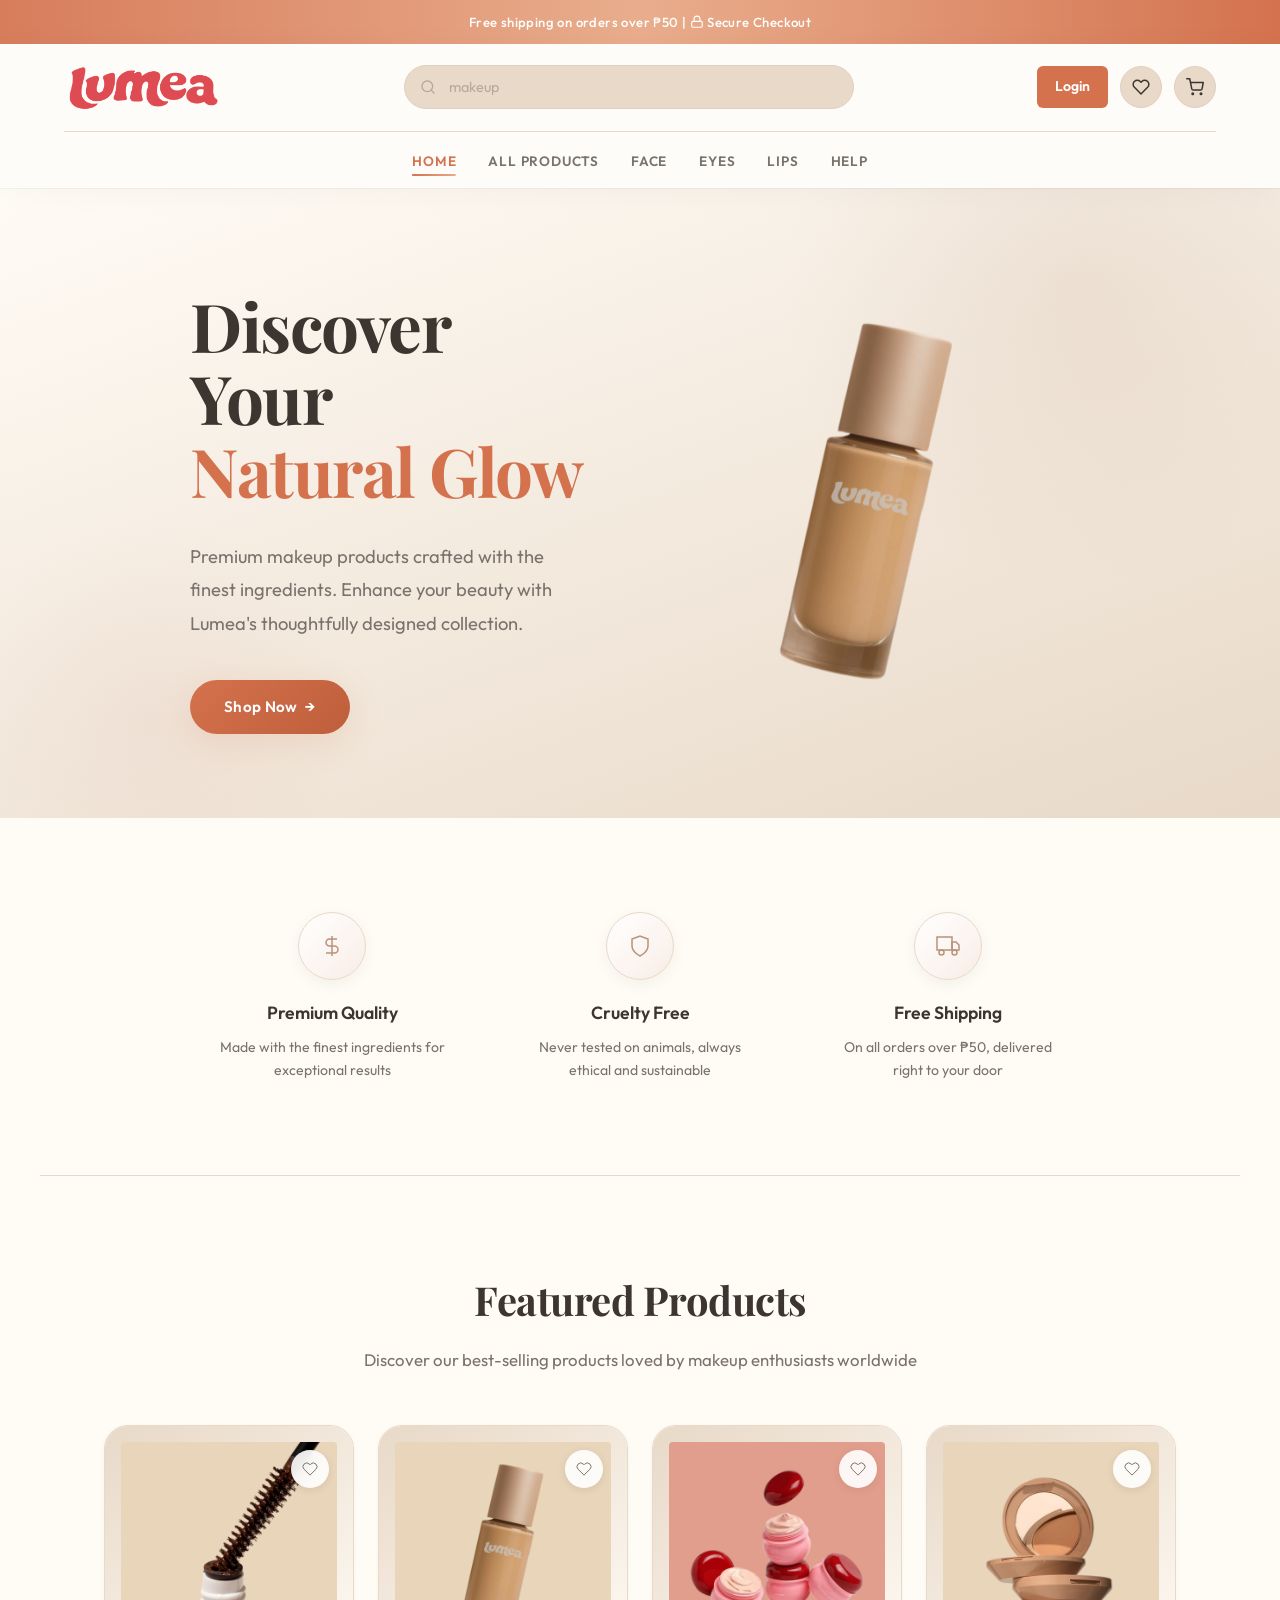
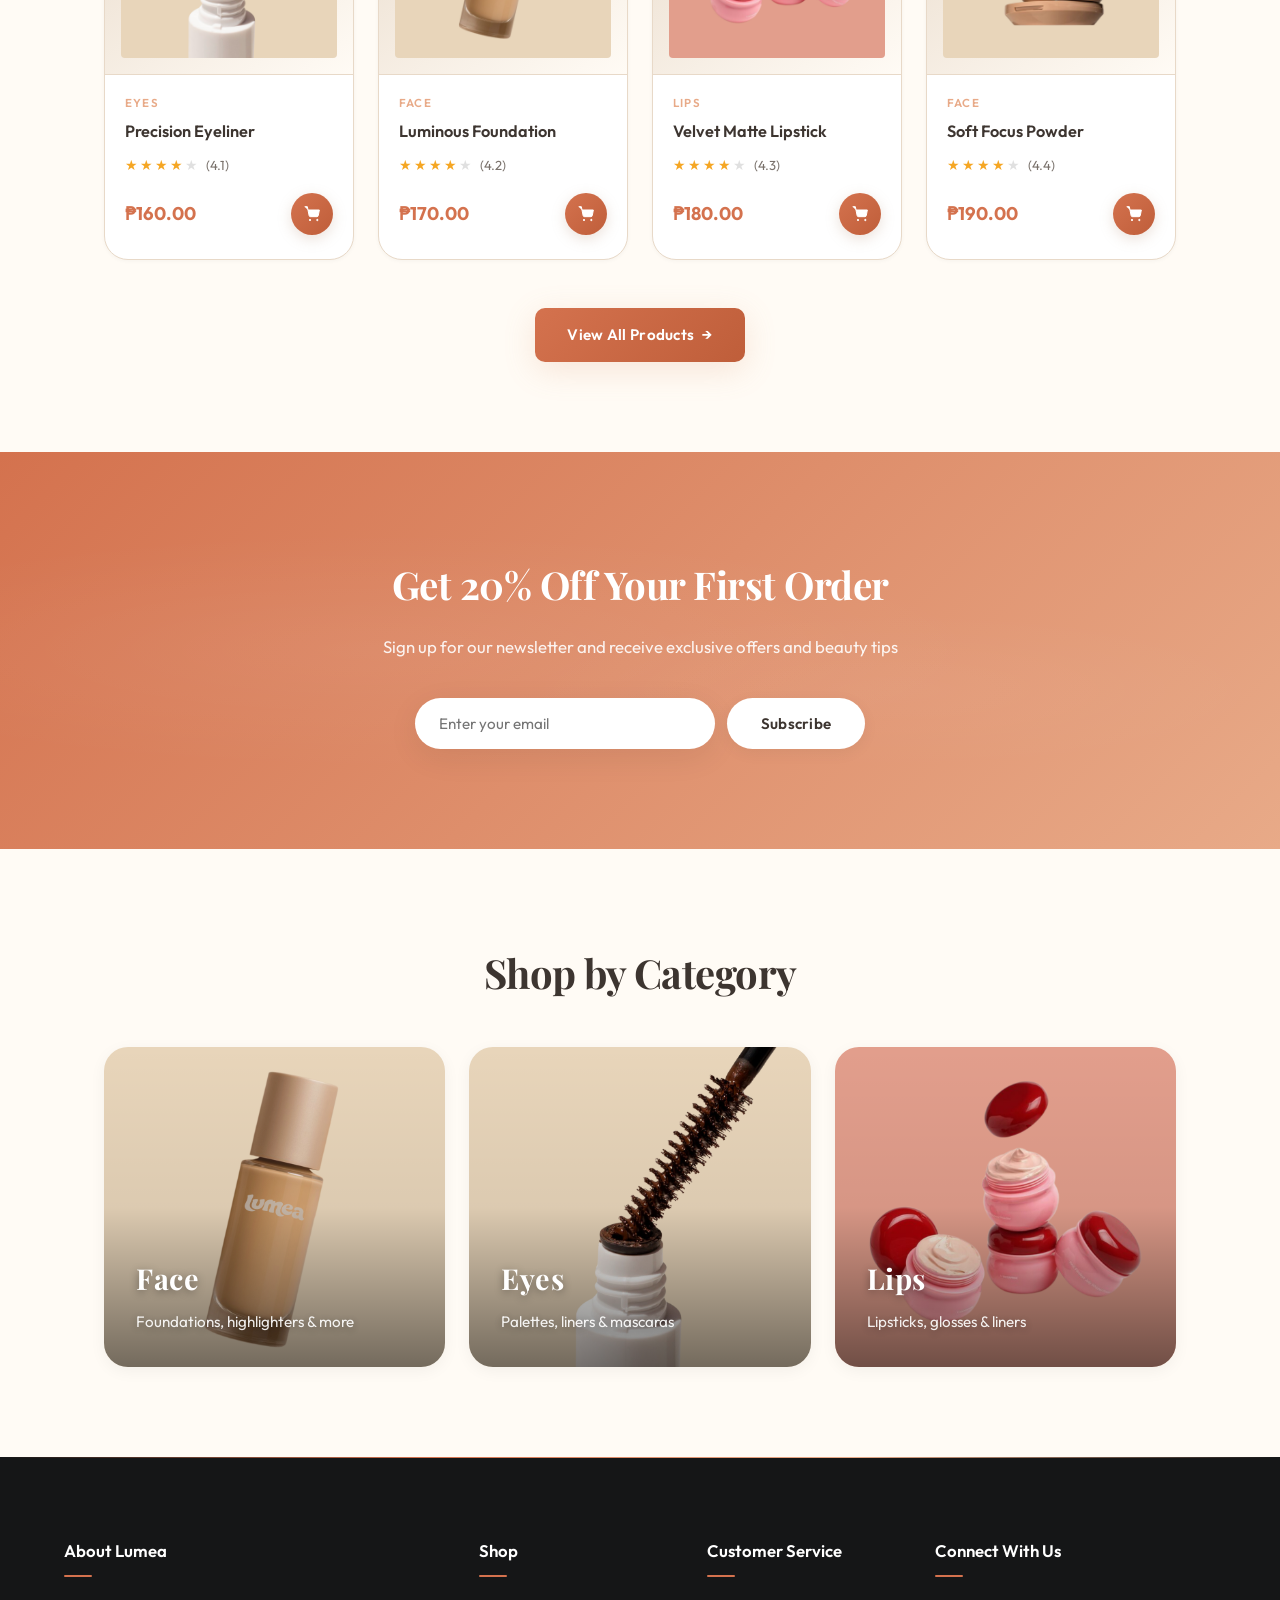
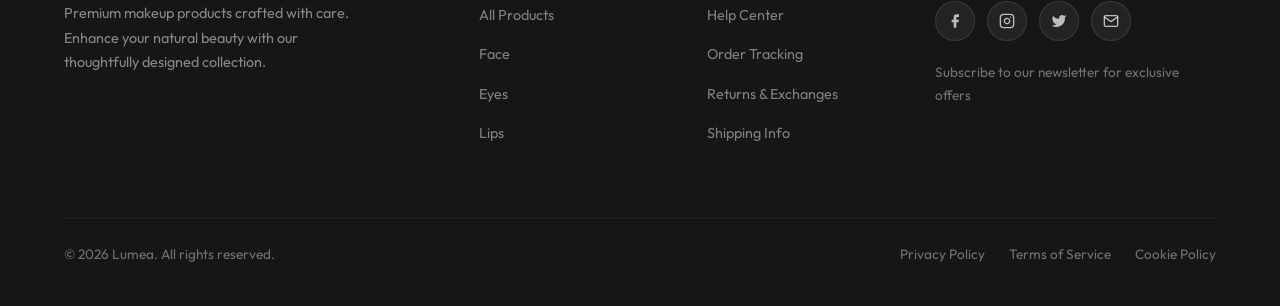
<file: E-comm/admin-users.html>
<!DOCTYPE html>
<html lang="en">

<head>
    <meta charset="UTF-8">
    <meta name="viewport" content="width=device-width, initial-scale=1.0">
    <title>Lumea Admin — Users</title>
    <link
        href="https://fonts.googleapis.com/css2?family=Outfit:wght@300;400;500;600;700;800&family=Playfair+Display:wght@600;700&display=swap"
        rel="stylesheet">
    <link rel="stylesheet" href="admin.css?v=2">
</head>

<body class="admin-body">

    <!-- Sidebar -->
    <aside class="admin-sidebar">
        <a href="landing.html?v=3" class="admin-logo">
            <img src="lumea logo.png" alt="Lumea" class="admin-logo-image">
        </a>
        <nav class="admin-nav">
            <div class="admin-nav-label">Main</div>
            <a href="admin-overview.html?v=3" class="admin-nav-item">
                <svg width="18" height="18" viewBox="0 0 24 24" fill="none" stroke="currentColor" stroke-width="2">
                    <rect x="3" y="3" width="7" height="7"></rect>
                    <rect x="14" y="3" width="7" height="7"></rect>
                    <rect x="14" y="14" width="7" height="7"></rect>
                    <rect x="3" y="14" width="7" height="7"></rect>
                </svg>
                Overview
            </a>
            <a href="admin-products.html?v=3" class="admin-nav-item">
                <svg width="18" height="18" viewBox="0 0 24 24" fill="none" stroke="currentColor" stroke-width="2">
                    <path d="M6 2L3 6v14a2 2 0 002 2h14a2 2 0 002-2V6l-3-4z"></path>
                    <line x1="3" y1="6" x2="21" y2="6"></line>
                    <path d="M16 10a4 4 0 01-8 0"></path>
                </svg>
                Products
            </a>
            <a href="admin-orders.html?v=3" class="admin-nav-item">
                <svg width="18" height="18" viewBox="0 0 24 24" fill="none" stroke="currentColor" stroke-width="2">
                    <path d="M14 2H6a2 2 0 00-2 2v16a2 2 0 002 2h12a2 2 0 002-2V8z"></path>
                    <polyline points="14 2 14 8 20 8"></polyline>
                </svg>
                Orders
            </a>
            <a href="admin-users.html?v=3" class="admin-nav-item active">
                <svg width="18" height="18" viewBox="0 0 24 24" fill="none" stroke="currentColor" stroke-width="2">
                    <path d="M17 21v-2a4 4 0 00-4-4H5a4 4 0 00-4 4v2"></path>
                    <circle cx="9" cy="7" r="4"></circle>
                    <path d="M23 21v-2a4 4 0 00-3-3.87"></path>
                    <path d="M16 3.13a4 4 0 010 7.75"></path>
                </svg>
                Users
            </a>

            <hr class="admin-nav-divider">
            <div class="admin-nav-label">Account</div>
            <a href="profile.html?v=3" class="admin-nav-item">
                <svg width="18" height="18" viewBox="0 0 24 24" fill="none" stroke="currentColor" stroke-width="2">
                    <path d="M20 21v-2a4 4 0 00-4-4H8a4 4 0 00-4 4v2"></path>
                    <circle cx="12" cy="7" r="4"></circle>
                </svg>
                My Profile
            </a>
            <a href="help.html?v=3" class="admin-nav-item">
                <svg width="18" height="18" viewBox="0 0 24 24" fill="none" stroke="currentColor" stroke-width="2">
                    <circle cx="12" cy="12" r="10"></circle>
                    <path d="M9.09 9a3 3 0 015.83 1c0 2-3 3-3 3"></path>
                    <line x1="12" y1="17" x2="12.01" y2="17"></line>
                </svg>
                Help
            </a>
        </nav>
    </aside>

    <!-- Main -->
    <div class="admin-main">
        <!-- Toast -->
        <div id="admin-toast"
            style="position:fixed;bottom:24px;right:24px;background:#1a1a1a;color:#fff;padding:12px 24px;border-radius:8px;font-size:0.9rem;font-weight:500;z-index:9999;opacity:0;transform:translateY(12px);transition:all 0.3s cubic-bezier(0.4,0,0.2,1);pointer-events:none;box-shadow:0 10px 30px rgba(0,0,0,0.15);">
        </div>

        <div class="admin-topbar">
            <div class="admin-topbar-title">Users</div>
            <div class="admin-topbar-right">
                <a href="profile.html?v=3" class="admin-back-btn">
                    <svg width="14" height="14" viewBox="0 0 24 24" fill="none" stroke="currentColor" stroke-width="2">
                        <polyline points="15 18 9 12 15 6"></polyline>
                    </svg>
                    Back to Profile
                </a>

            </div>
        </div>

        <div class="admin-content">
            <!-- Summary bar -->
            <div style="display:flex;gap:16px;margin-bottom:24px;flex-wrap:wrap;">
                <div class="stat-card" style="flex:1;min-width:150px;">
                    <div class="stat-value" id="count-total">—</div>
                    <div class="stat-label">Total Users</div>
                </div>
                <div class="stat-card" style="flex:1;min-width:150px;">
                    <div class="stat-value" id="count-customers">—</div>
                    <div class="stat-label">Customers</div>
                </div>
                <div class="stat-card" style="flex:1;min-width:150px;">
                    <div class="stat-value" id="count-admins">—</div>
                    <div class="stat-label">Admins</div>
                </div>
            </div>

            <div class="admin-card">
                <!-- Toolbar -->
                <div class="admin-toolbar">
                    <div class="admin-search">
                        <svg width="16" height="16" viewBox="0 0 24 24" fill="none" stroke="currentColor"
                            stroke-width="2">
                            <circle cx="11" cy="11" r="8"></circle>
                            <line x1="21" y1="21" x2="16.65" y2="16.65"></line>
                        </svg>
                        <input type="text" id="user-search" placeholder="Search by name or email…"
                            oninput="filterUsers()">
                    </div>
                    <select class="admin-filter-select" id="role-filter" onchange="filterUsers()">
                        <option value="">All Roles</option>
                        <option value="customer">Customer</option>
                        <option value="admin">Admin</option>
                    </select>
                    <button class="btn-admin-primary" onclick="loadUsers()" style="white-space:nowrap;">
                        <svg width="14" height="14" viewBox="0 0 24 24" fill="none" stroke="currentColor"
                            stroke-width="2.5">
                            <polyline points="23 4 23 10 17 10"></polyline>
                            <polyline points="1 20 1 14 7 14"></polyline>
                            <path d="M3.51 9a9 9 0 0 1 14.85-3.36L23 10M1 14l4.64 4.36A9 9 0 0 0 20.49 15"></path>
                        </svg>
                        Refresh
                    </button>
                </div>

                <div class="admin-table-wrap">
                    <table class="admin-table">
                        <thead>
                            <tr>
                                <th>Name</th>
                                <th>Email</th>
                                <th>Role</th>
                                <th>Phone</th>
                                <th>Registered</th>
                                <th style="text-align:right;">Actions</th>
                            </tr>
                        </thead>
                        <tbody id="users-tbody">
                            <tr>
                                <td colspan="5" style="text-align:center;color:#bbb;padding:40px;">Loading…</td>
                            </tr>
                        </tbody>
                    </table>
                </div>


            </div>
        </div>
    </div>

    <script src="db-config.js"></script>
    <script src="db.js"></script>
    <script src="data.js?v=3"></script>
    <script src="auth.js"></script>
    <script>
        let allUsers = [];



        // ── Load users ───────────────────────────────────────────────────────
        async function loadUsers() {
            const tbody = document.getElementById('users-tbody');
            tbody.innerHTML = '<tr><td colspan="5" style="text-align:center;color:#bbb;padding:32px;">Loading…</td></tr>';

            // Try Supabase first
            if (window.lumeaDB && window.lumeaDB.isReady()) {
                try {
                    allUsers = await window.lumeaDB.fetchUsers();
                    renderUsers(allUsers);
                    updateCounts(allUsers);
                    return;
                } catch (err) {
                    console.warn('Supabase fetchUsers failed, falling back to localStorage:', err.message);
                }
            }

            // Fallback: localStorage
            const raw = JSON.parse(localStorage.getItem('lumea_users') || '[]');
            allUsers = raw.map((u, index) => ({
                id: u.id || `local-${index}`,
                email: u.email || '',
                firstName: u.firstName || '',
                lastName: u.lastName || '',
                phone: u.phone || '',
                street: u.street || (u.address && u.address.street) || '',
                city: u.city || (u.address && u.address.city) || '',
                postalCode: u.postalCode || (u.address && u.address.postalCode) || '',
                accountType: u.accountType || 'customer',
                createdAt: u.createdAt || ''
            }));
            renderUsers(allUsers);
            updateCounts(allUsers);
        }

        function updateCounts(users) {
            document.getElementById('count-total').textContent = users.length;
            document.getElementById('count-customers').textContent = users.filter(u => u.accountType !== 'admin').length;
            document.getElementById('count-admins').textContent = users.filter(u => u.accountType === 'admin').length;
        }

        function filterUsers() {
            const search = document.getElementById('user-search').value.toLowerCase();
            const role = document.getElementById('role-filter').value;
            const filtered = allUsers.filter(u => {
                const name = (u.firstName + ' ' + u.lastName).toLowerCase();
                const matchSearch = !search || name.includes(search) || u.email.toLowerCase().includes(search);
                const matchRole = !role || u.accountType === role;
                return matchSearch && matchRole;
            });
            renderUsers(filtered);
        }

        function roleBadge(type) {
            const isAdmin = type === 'admin';
            return `<span class="badge ${isAdmin ? 'badge-in-stock' : ''}" style="
                background:${isAdmin ? 'linear-gradient(135deg,#6b4fa0,#a07dcc)' : '#f5f3f0'};
                color:${isAdmin ? '#fff' : '#888'};
                border:${isAdmin ? 'none' : '1px solid #e0dbd5'};
                font-size:0.75rem;font-weight:600;padding:4px 10px;border-radius:20px;
            ">${isAdmin ? 'Admin' : 'Customer'}</span>`;
        }

        function formatDate(iso) {
            if (!iso) return '—';
            try {
                return new Date(iso).toLocaleDateString('en-US', { year: 'numeric', month: 'short', day: 'numeric' });
            } catch { return iso; }
        }

        function renderUsers(users) {
            const tbody = document.getElementById('users-tbody');
            if (users.length === 0) {
                tbody.innerHTML = '<tr><td colspan="5" style="text-align:center;color:#bbb;padding:40px;">No users found.</td></tr>';
                return;
            }
            tbody.innerHTML = users.map(u => `
                <tr>
                    <td>
                        <div style="display:flex;align-items:center;gap:12px;">
                            <div style="
                                width:36px;height:36px;border-radius:50%;
                                background:linear-gradient(135deg,#c8a887,#a07060);
                                display:flex;align-items:center;justify-content:center;
                                color:#fff;font-weight:700;font-size:0.9rem;flex-shrink:0;
                            ">${(u.firstName || u.email || '?')[0].toUpperCase()}</div>
                            <div>
                                <div style="font-weight:600;color:#2a2a2a;">${u.firstName} ${u.lastName}</div>
                            </div>
                        </div>
                    </td>
                    <td style="color:#666;">${u.email}</td>
                    <td>${roleBadge(u.accountType)}</td>
                    <td style="color:#888;">${u.phone || '—'}</td>
                    <td style="color:#aaa;font-size:0.85rem;">${formatDate(u.createdAt)}</td>
                    <td style="text-align:right;">
                        <button class="btn-icon" onclick="viewUser('${u.id}')" title="View" style="background:none;border:none;cursor:pointer;color:#888;padding:4px;"><svg width="16" height="16" viewBox="0 0 24 24" fill="none" stroke="currentColor" stroke-width="2"><path d="M1 12s4-8 11-8 11 8 11 8-4 8-11 8-11-8-11-8z"></path><circle cx="12" cy="12" r="3"></circle></svg></button>
                        <button class="btn-icon" onclick="editUser('${u.id}')" title="Edit" style="background:none;border:none;cursor:pointer;color:#888;padding:4px;"><svg width="16" height="16" viewBox="0 0 24 24" fill="none" stroke="currentColor" stroke-width="2"><path d="M11 4H4a2 2 0 0 0-2 2v14a2 2 0 0 0 2 2h14a2 2 0 0 0 2-2v-7"></path><path d="M18.5 2.5a2.121 2.121 0 0 1 3 3L12 15l-4 1 1-4 9.5-9.5z"></path></svg></button>
                        <button class="btn-icon danger" onclick="deleteUser('${u.id}')" title="Delete" style="background:none;border:none;cursor:pointer;color:#b44343;padding:4px;"><svg width="16" height="16" viewBox="0 0 24 24" fill="none" stroke="currentColor" stroke-width="2"><polyline points="3 6 5 6 21 6"></polyline><path d="M19 6v14a2 2 0 0 1-2 2H7a2 2 0 0 1-2-2V6m3 0V4a2 2 0 0 1 2-2h4a2 2 0 0 1 2 2v2"></path></svg></button>
                    </td>
                </tr>
            `).join('');
        }

        // ── Customer Management Actions ──────────────────────────────────────

        function showToast(msg, isError = false) {
            const t = document.getElementById('admin-toast');
            if (!t) return;
            t.textContent = msg;
            t.style.background = isError ? '#b44343' : '#1a1a1a';
            t.style.opacity = '1';
            t.style.transform = 'translateY(0)';
            clearTimeout(t._timer);
            t._timer = setTimeout(() => { t.style.opacity = '0'; t.style.transform = 'translateY(12px)'; }, 3000);
        }

        function viewUser(id) {
            const u = allUsers.find(x => String(x.id) === String(id));
            if (!u) return;

            const addressHtml = (u.street || u.city || u.postalCode)
                ? `${u.street || ''}<br>${u.city || ''} ${u.postalCode || ''}`
                : '<span style="color:#bbb;">No address provided</span>';

            document.getElementById('view-modal-body').innerHTML = `
                <div style="display:flex;align-items:center;gap:16px;margin-bottom:24px;border-bottom:1px solid #eee;padding-bottom:20px;">
                    <div style="width:50px;height:50px;border-radius:50%;background:linear-gradient(135deg,#c8a887,#a07060);display:flex;align-items:center;justify-content:center;color:#fff;font-weight:700;font-size:1.2rem;">${(u.firstName || u.email || '?')[0].toUpperCase()}</div>
                    <div>
                        <div style="font-size:1.1rem;font-weight:600;color:#1a1a1a;">${u.firstName} ${u.lastName}</div>
                        <div style="color:#888;font-size:0.9rem;">${u.email}</div>
                    </div>
                </div>
                <div style="display:grid;grid-template-columns:1fr 1fr;gap:20px;margin-bottom:20px;">
                    <div><div style="font-size:0.75rem;color:#999;font-weight:600;margin-bottom:4px;letter-spacing:0.04em;text-transform:uppercase;">Role</div><div>${roleBadge(u.accountType)}</div></div>
                    <div><div style="font-size:0.75rem;color:#999;font-weight:600;margin-bottom:4px;letter-spacing:0.04em;text-transform:uppercase;">Phone</div><div style="font-weight:500;">${u.phone || '—'}</div></div>
                    <div><div style="font-size:0.75rem;color:#999;font-weight:600;margin-bottom:4px;letter-spacing:0.04em;text-transform:uppercase;">Registered Date</div><div style="font-weight:500;">${formatDate(u.createdAt)}</div></div>
                </div>
                <div>
                    <div style="font-size:0.75rem;color:#999;font-weight:600;margin-bottom:6px;letter-spacing:0.04em;text-transform:uppercase;">Shipping Address</div>
                    <div style="background:#f9f8f6;padding:12px;border-radius:8px;font-size:0.9rem;color:#444;line-height:1.5;">${addressHtml}</div>
                </div>
            `;
            document.getElementById('view-modal').classList.add('open');
        }

        function closeViewModal() { document.getElementById('view-modal').classList.remove('open'); }
        function closeEditModal() { document.getElementById('edit-modal').classList.remove('open'); }

        function editUser(id) {
            const u = allUsers.find(x => String(x.id) === String(id));
            if (!u) return;
            document.getElementById('edit-user-id').value = u.id;
            document.getElementById('u-first').value = u.firstName || '';
            document.getElementById('u-last').value = u.lastName || '';
            document.getElementById('u-phone').value = u.phone || '';
            document.getElementById('u-role').value = u.accountType || 'customer';
            document.getElementById('u-street').value = u.street || '';
            document.getElementById('u-city').value = u.city || '';
            document.getElementById('u-postal').value = u.postalCode || '';
            document.getElementById('edit-modal').classList.add('open');
        }

        async function saveUser() {
            const id = document.getElementById('edit-user-id').value;
            const data = {
                firstName: document.getElementById('u-first').value.trim(),
                lastName: document.getElementById('u-last').value.trim(),
                phone: document.getElementById('u-phone').value.trim(),
                accountType: document.getElementById('u-role').value,
                street: document.getElementById('u-street').value.trim(),
                city: document.getElementById('u-city').value.trim(),
                postalCode: document.getElementById('u-postal').value.trim()
            };

            // Local update fallback
            let localUsers = JSON.parse(localStorage.getItem('lumea_users') || '[]');
            const idx = localUsers.findIndex((x, i) => String(x.id || `local-${i}`) === String(id));
            if (idx !== -1) {
                // Keep the nested address structure if it exists
                if (localUsers[idx].address) {
                    localUsers[idx].address.street = data.street;
                    localUsers[idx].address.city = data.city;
                    localUsers[idx].address.postalCode = data.postalCode;
                } else {
                    localUsers[idx].street = data.street;
                    localUsers[idx].city = data.city;
                    localUsers[idx].postalCode = data.postalCode;
                }

                localUsers[idx].firstName = data.firstName;
                localUsers[idx].lastName = data.lastName;
                localUsers[idx].phone = data.phone;
                localUsers[idx].accountType = data.accountType;

                localStorage.setItem('lumea_users', JSON.stringify(localUsers));
            }

            // Supabase sync
            if (window.lumeaDB && window.lumeaDB.isReady()) {
                try {
                    await window.lumeaDB.updateUser(id, data);
                } catch (err) {
                    showToast('Local save OK, DB sync failed: ' + err.message, true);
                }
            }

            closeEditModal();
            showToast('✓ Customer updated successfully');
            await loadUsers();
            filterUsers();
        }

        async function deleteUser(id) {
            if (!confirm("Are you sure you want to permanently delete this user? This cannot be undone.")) return;

            // Local delete
            let localUsers = JSON.parse(localStorage.getItem('lumea_users') || '[]');
            localUsers = localUsers.filter((x, i) => String(x.id || `local-${i}`) !== String(id));
            localStorage.setItem('lumea_users', JSON.stringify(localUsers));

            // Supabase sync
            if (window.lumeaDB && window.lumeaDB.isReady()) {
                try {
                    await window.lumeaDB.deleteUser(id);
                } catch (err) {
                    showToast('Local delete OK, DB sync failed: ' + err.message, true);
                }
            }

            showToast('✓ Customer deleted completely');
            await loadUsers();
            filterUsers();
        }

        document.addEventListener('DOMContentLoaded', async () => {
            const user = getCurrentUser();
            if (!user || user.accountType !== 'admin') {
                window.location.href = 'landing.html';
                return;
            }
            await loadUsers();
        });
    </script>
    </div> <!-- Finalize .admin-main closure properly -->

    <!-- View Modal -->
    <div class="modal-overlay" id="view-modal">
        <div class="modal-box" style="max-width:450px;">
            <div class="modal-title">Customer Details</div>
            <div id="view-modal-body" style="margin-top:20px;"></div>
            <div class="modal-footer">
                <button class="btn-modal-cancel" onclick="closeViewModal()">Close</button>
            </div>
        </div>
    </div>

    <!-- Edit Modal -->
    <div class="modal-overlay" id="edit-modal">
        <div class="modal-box" style="max-width:500px;">
            <div class="modal-title">Edit Customer</div>
            <div style="margin-top:20px;">
                <input type="hidden" id="edit-user-id">
                <div style="display:flex;gap:16px;margin-bottom:16px;">
                    <div class="modal-form-group" style="flex:1;">
                        <label>First Name</label>
                        <input type="text" id="u-first">
                    </div>
                    <div class="modal-form-group" style="flex:1;">
                        <label>Last Name</label>
                        <input type="text" id="u-last">
                    </div>
                </div>
                <div style="display:flex;gap:16px;margin-bottom:16px;">
                    <div class="modal-form-group" style="flex:1;">
                        <label>Phone / Number</label>
                        <input type="text" id="u-phone">
                    </div>
                    <div class="modal-form-group" style="flex:1;">
                        <label>Role</label>
                        <select id="u-role">
                            <option value="customer">Customer</option>
                            <option value="admin">Admin</option>
                        </select>
                    </div>
                </div>
                <!-- Address Fields -->
                <div class="modal-form-group">
                    <label>Street Address</label>
                    <input type="text" id="u-street" placeholder="123 Main St">
                </div>
                <div style="display:flex;gap:16px;margin-bottom:24px;">
                    <div class="modal-form-group" style="flex:2;">
                        <label>City</label>
                        <input type="text" id="u-city">
                    </div>
                    <div class="modal-form-group" style="flex:1;">
                        <label>Postal Code</label>
                        <input type="text" id="u-postal">
                    </div>
                </div>
            </div>
            <div class="modal-footer">
                <button class="btn-modal-cancel" onclick="closeEditModal()">Cancel</button>
                <button class="btn-admin-primary" onclick="saveUser()">Save Changes</button>
            </div>
        </div>
    </div>

</body>

</html>
</file>
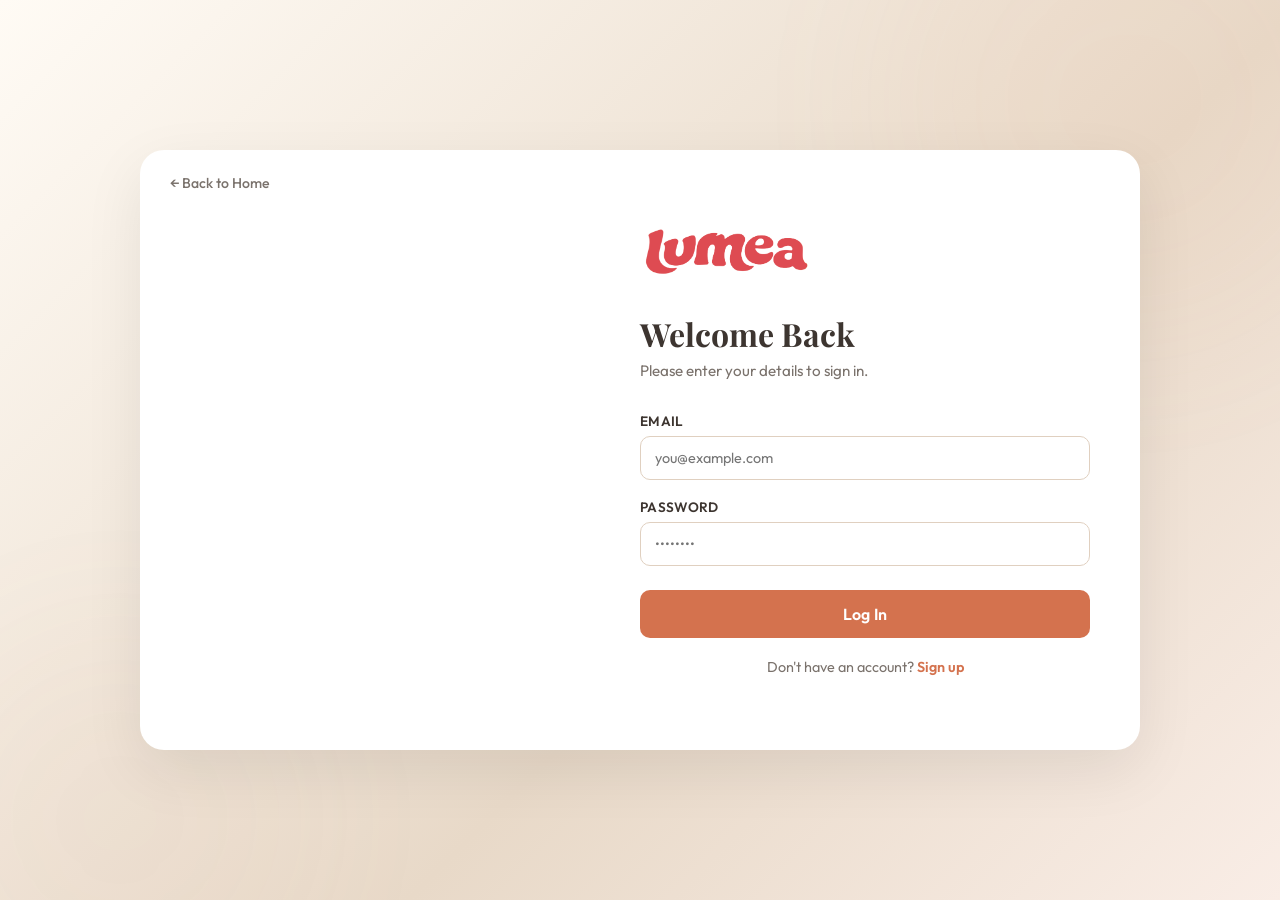
<file: E-comm/auth.html>
<!DOCTYPE html>
<html lang="en">

<head>
    <meta charset="UTF-8">
    <meta name="viewport" content="width=device-width, initial-scale=1.0">
    <title>Lumea - Authentication</title>
    <!-- Premium web design requested modern typography -->
    <link
        href="https://fonts.googleapis.com/css2?family=Outfit:wght@300;400;500;600;700&family=Playfair+Display:wght@600;700&display=swap"
        rel="stylesheet">
    <link rel="stylesheet" href="auth.css?v=2">
</head>

<body>
    <div class="auth-page">
        <!-- Split Screen Card from modern CSS -->
        <div class="auth-card">
            <a href="landing.html?v=3" class="auth-back-link">← Back to Home</a>

            <!-- Left Side Editorial Image -->
            <div class="auth-image-side"></div>

            <!-- Right Side Form -->
            <div class="auth-form-side">
                <a href="landing.html?v=3" class="auth-logo">
                    <img src="lumea logo.png" alt="Lumea" class="auth-logo-image">
                </a>

                <!-- LOGIN PANEL -->
                <div id="login-panel" class="auth-panel active">
                    <h2 class="auth-heading">Welcome Back</h2>
                    <p class="auth-subheading">Please enter your details to sign in.</p>

                    <div id="login-alert" class="auth-alert"></div>

                    <form id="login-form" class="auth-form">
                        <div class="field-group">
                            <label for="login-email">Email</label>
                            <input type="email" id="login-email" placeholder="you@example.com" required>
                        </div>
                        <div class="field-group">
                            <label for="login-password">Password</label>
                            <input type="password" id="login-password" placeholder="••••••••" required>
                        </div>
                        <button type="submit" class="btn-auth">Log In</button>
                    </form>

                    <div class="auth-toggle-text">
                        Don't have an account? <button type="button" class="toggle-btn" onclick="toggleAuthMode()">Sign
                            up</button>
                    </div>
                </div>

                <!-- SIGNUP PANEL -->
                <div id="signup-panel" class="auth-panel">
                    <h2 class="auth-heading">Create Account</h2>
                    <p class="auth-subheading">Join Lumea for exclusive benefits.</p>

                    <div id="signup-alert" class="auth-alert"></div>
                    <div id="signup-success" class="auth-success"></div>

                    <form id="signup-form" class="auth-form">
                        <div class="form-row">
                            <div class="field-group">
                                <label for="signup-firstName">First Name</label>
                                <input type="text" id="signup-firstName" required>
                            </div>
                            <div class="field-group">
                                <label for="signup-lastName">Last Name</label>
                                <input type="text" id="signup-lastName" required>
                            </div>
                        </div>

                        <div class="field-group">
                            <label for="signup-email">Email</label>
                            <input type="email" id="signup-email" required>
                        </div>

                        <div class="field-group">
                            <label for="signup-phone">Phone</label>
                            <input type="tel" id="signup-phone" required>
                        </div>

                        <div class="form-row">
                            <div class="field-group">
                                <label for="signup-password">Password</label>
                                <input type="password" id="signup-password" required>
                            </div>
                            <div class="field-group">
                                <label for="signup-retypePassword">Confirm Password</label>
                                <input type="password" id="signup-retypePassword" required>
                            </div>
                        </div>

                        <div class="field-group">
                            <label for="signup-street">Street Address</label>
                            <input type="text" id="signup-street" required>
                        </div>

                        <div class="form-row">
                            <div class="field-group">
                                <label for="signup-city">City</label>
                                <input type="text" id="signup-city" required>
                            </div>
                            <div class="field-group">
                                <label for="signup-postalCode">Postal Code</label>
                                <input type="text" id="signup-postalCode" required>
                            </div>
                        </div>

                        <div class="field-group select-wrapper">
                            <label for="signup-accountType">Account Type</label>
                            <select id="signup-accountType" required>
                                <option value="customer">Customer</option>
                                <option value="admin">Admin</option>
                            </select>
                        </div>

                        <button type="submit" class="btn-auth">Create Account</button>
                    </form>

                    <div class="auth-toggle-text">
                        Already have an account? <button type="button" class="toggle-btn" onclick="toggleAuthMode()">Log
                            in</button>
                    </div>
                </div>
            </div>
        </div>
    </div>

    <!-- Integration with application business logic -->
    <script src="db-config.js"></script>
    <script src="db.js"></script>
    <script src="auth.js"></script>
    <script>
        // Modal toggling logic
        function toggleAuthMode() {
            document.getElementById('login-panel').classList.toggle('active');
            document.getElementById('signup-panel').classList.toggle('active');

            // Clear any alerts when toggling
            document.getElementById('login-alert').classList.remove('visible');
            document.getElementById('signup-alert').classList.remove('visible');
            document.getElementById('signup-success').classList.remove('visible');
        }

        // Auto-switch to signup if URL params demand it
        if (window.location.search.includes('mode=signup')) {
            toggleAuthMode();
        }

        // Login Submit event
        document.getElementById('login-form').addEventListener('submit', async (e) => {
            e.preventDefault();
            const email = document.getElementById('login-email').value;
            const pass = document.getElementById('login-password').value;

            const result = await loginUser(email, pass);
            if (result.success) {
                // Redirect admin users to dashboard, customers to landing
                if (result.user.accountType === 'admin') {
                    window.location.href = 'admin-overview.html';
                } else {
                    window.location.href = 'landing.html';
                }
            } else {
                const alertEl = document.getElementById('login-alert');
                alertEl.textContent = result.error;
                alertEl.classList.add('visible');
            }
        });

        // Registration Submit event
        document.getElementById('signup-form').addEventListener('submit', async (e) => {
            e.preventDefault();
            const data = {
                firstName: document.getElementById('signup-firstName').value,
                lastName: document.getElementById('signup-lastName').value,
                email: document.getElementById('signup-email').value,
                phone: document.getElementById('signup-phone').value,
                password: document.getElementById('signup-password').value,
                retypePassword: document.getElementById('signup-retypePassword').value,
                street: document.getElementById('signup-street').value,
                city: document.getElementById('signup-city').value,
                postalCode: document.getElementById('signup-postalCode').value,
                accountType: document.getElementById('signup-accountType').value
            };

            const result = await registerUser(data);
            if (result.success) {
                const successEl = document.getElementById('signup-success');
                successEl.textContent = 'Account created successfully! You can now log in.';
                successEl.classList.add('visible');
                document.getElementById('signup-alert').classList.remove('visible');

                // Clear the form and swap back to login panel after a short delay
                document.getElementById('signup-form').reset();
                setTimeout(() => toggleAuthMode(), 2000);
            } else {
                const alertEl = document.getElementById('signup-alert');
                alertEl.textContent = result.error;
                alertEl.classList.add('visible');
                document.getElementById('signup-success').classList.remove('visible');
            }
        });
    </script>
</body>

</html>
</file>
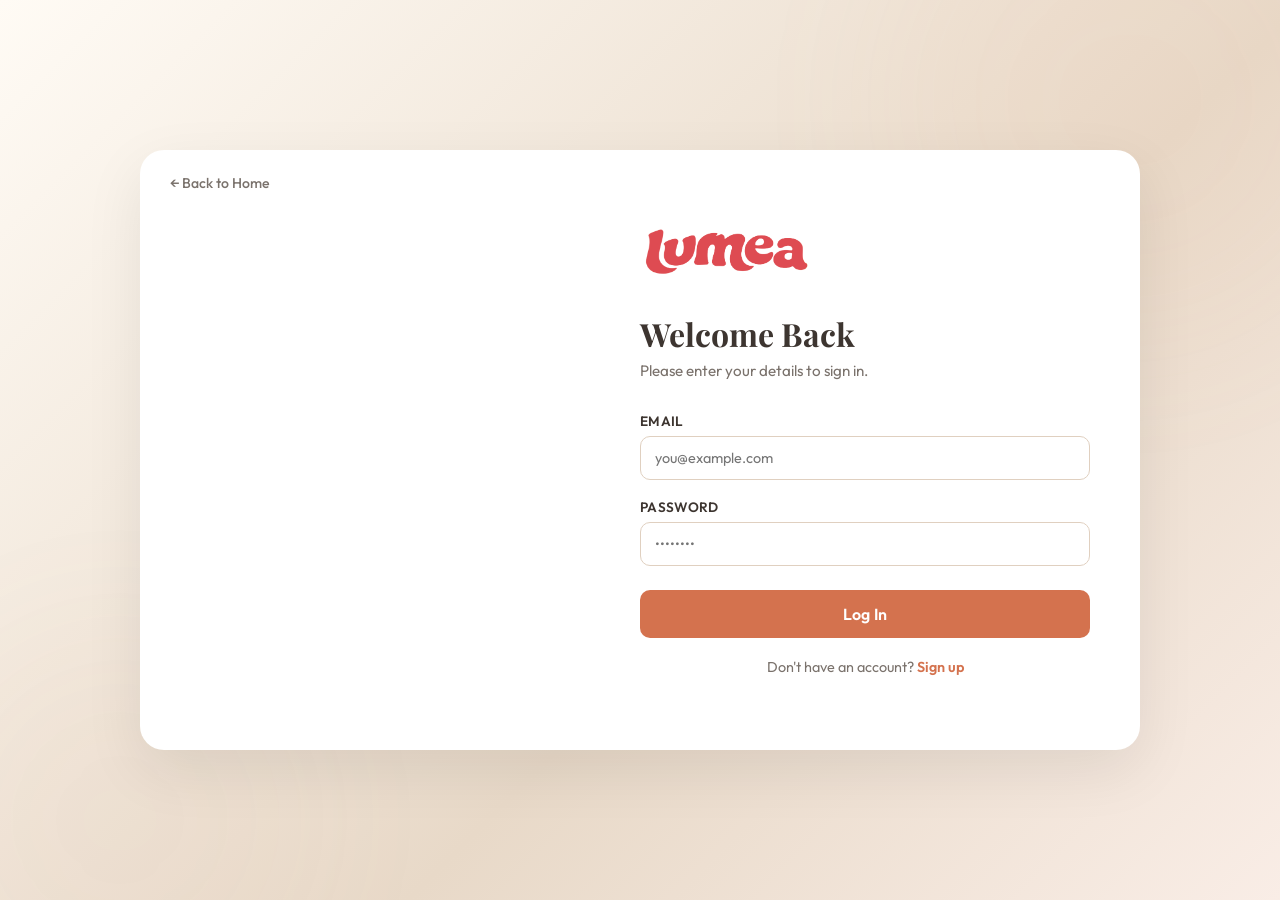
<file: E-comm/cart.html>
<!DOCTYPE html>
<html lang="en">

<head>
    <meta charset="UTF-8">
    <meta name="viewport" content="width=device-width, initial-scale=1.0">
    <title>Lumea — My Cart</title>
    <meta name="description" content="View and manage your Lumea shopping cart.">
    <link rel="preconnect" href="https://fonts.googleapis.com">
    <link rel="preconnect" href="https://fonts.gstatic.com" crossorigin>
    <link
        href="https://fonts.googleapis.com/css2?family=Outfit:wght@300;400;500;600;700;800&family=Playfair+Display:ital,wght@0,600;0,700;1,600&display=swap"
        rel="stylesheet">
    <link rel="stylesheet" href="landing.css?v=2">
    <link rel="stylesheet" href="hub.css?v=2">
    <link rel="stylesheet" href="auth.css?v=2">
</head>

<body class="hub-page">

    <div class="announcement-bar">Free shipping on orders over ₱50 | <svg viewBox="0 0 24 24" fill="none" stroke="currentColor" stroke-width="2" stroke-linecap="round" stroke-linejoin="round" aria-hidden="true"><rect x="3" y="11" width="18" height="10" rx="2"></rect><path d="M7 11V7a5 5 0 0 1 10 0v4"></path></svg> Secure Checkout</div>

    <header class="header">
        <div class="header-top">
            <a href="landing.html?v=3" class="logo-container">
                <img src="lumea logo.png" alt="Lumea" class="logo-image">
            </a>
            <div class="search-container">
                <svg class="search-icon" viewBox="0 0 24 24" fill="none" stroke="currentColor" stroke-width="2"
                    stroke-linecap="round" stroke-linejoin="round">
                    <circle cx="11" cy="11" r="8"></circle>
                    <line x1="21" y1="21" x2="16.65" y2="16.65"></line>
                </svg>
                <div class="search-wrapper">
                    <input type="text" placeholder="Search products…" class="search-input" id="global-search-input">
                    <div class="search-suggestions-dropdown" id="search-suggestions-dropdown"></div>
                </div>
            </div>
            <div class="header-actions">
                <button class="icon-btn" id="nav-profile-btn" aria-label="User Profile">
                    <svg viewBox="0 0 24 24" fill="none" stroke="currentColor" stroke-width="2" stroke-linecap="round"
                        stroke-linejoin="round">
                        <path d="M20 21v-2a4 4 0 0 0-4-4H8a4 4 0 0 0-4 4v2"></path>
                        <circle cx="12" cy="7" r="4"></circle>
                    </svg>
                </button>
                <button class="icon-btn" id="nav-wishlist-btn" aria-label="Wishlist">
                    <svg viewBox="0 0 24 24" fill="none" stroke="currentColor" stroke-width="2" stroke-linecap="round"
                        stroke-linejoin="round">
                        <path
                            d="M20.84 4.61a5.5 5.5 0 0 0-7.78 0L12 5.67l-1.06-1.06a5.5 5.5 0 0 0-7.78 7.78l1.06 1.06L12 21.23l7.78-7.78 1.06-1.06a5.5 5.5 0 0 0 0-7.78z">
                        </path>
                    </svg>
                </button>
                <button class="icon-btn" id="nav-cart-btn" aria-label="Cart">
                    <svg viewBox="0 0 24 24" fill="none" stroke="currentColor" stroke-width="2" stroke-linecap="round"
                        stroke-linejoin="round">
                        <circle cx="9" cy="21" r="1"></circle>
                        <circle cx="20" cy="21" r="1"></circle>
                        <path d="M1 1h4l2.68 13.39a2 2 0 0 0 2 1.61h9.72a2 2 0 0 0 2-1.61L23 6H6"></path>
                    </svg>
                </button>
            </div>
        </div>
        <nav class="header-bottom">
            <ul class="nav-links">
                <li><a href="landing.html?v=3">Home</a></li>
                <li><a href="shop.html?v=3">All Products</a></li>
                <li><a href="shop.html?category=face&v=3">Face</a></li>
                <li><a href="shop.html?category=eyes&v=3">Eyes</a></li>
                <li><a href="shop.html?category=lips&v=3">Lips</a></li>
                <li><a href="help.html?v=3">Help</a></li>
            </ul>
        </nav>
    </header>

    <div class="hub-body">
        <aside class="hub-sidebar">
            <nav class="hub-nav">
                <a href="profile.html?v=3" class="hub-nav-item"><span class="hub-nav-icon" aria-hidden="true"><svg viewBox="0 0 24 24" fill="none" stroke="currentColor" stroke-width="2" stroke-linecap="round" stroke-linejoin="round"><path d="M20 21v-2a4 4 0 0 0-4-4H8a4 4 0 0 0-4 4v2"></path><circle cx="12" cy="7" r="4"></circle></svg></span> Profile</a>
                <a href="orders.html?v=3" class="hub-nav-item"><span class="hub-nav-icon" aria-hidden="true"><svg viewBox="0 0 24 24" fill="none" stroke="currentColor" stroke-width="2" stroke-linecap="round" stroke-linejoin="round"><path d="M21 8a2 2 0 0 0-1-1.73l-7-4a2 2 0 0 0-2 0l-7 4A2 2 0 0 0 3 8v8a2 2 0 0 0 1 1.73l7 4a2 2 0 0 0 2 0l7-4A2 2 0 0 0 21 16Z"></path><path d="m3.3 7 8.7 5 8.7-5"></path><path d="M12 22V12"></path></svg></span> Order History</a>
                <a href="wishlist.html?v=3" class="hub-nav-item"><span class="hub-nav-icon" aria-hidden="true"><svg viewBox="0 0 24 24" fill="none" stroke="currentColor" stroke-width="2" stroke-linecap="round" stroke-linejoin="round"><path d="M20.84 4.61a5.5 5.5 0 0 0-7.78 0L12 5.67l-1.06-1.06a5.5 5.5 0 0 0-7.78 7.78l1.06 1.06L12 21.23l7.78-7.78 1.06-1.06a5.5 5.5 0 0 0 0-7.78z"></path></svg></span> Wishlist</a>
                <a href="cart.html?v=3" class="hub-nav-item active"><span class="hub-nav-icon" aria-hidden="true"><svg viewBox="0 0 24 24" fill="none" stroke="currentColor" stroke-width="2" stroke-linecap="round" stroke-linejoin="round"><circle cx="9" cy="21" r="1"></circle><circle cx="20" cy="21" r="1"></circle><path d="M1 1h4l2.68 13.39a2 2 0 0 0 2 1.61h9.72a2 2 0 0 0 2-1.61L23 6H6"></path></svg></span> Cart</a>
                <a href="help.html?v=3" class="hub-nav-item"><span class="hub-nav-icon" aria-hidden="true"><svg viewBox="0 0 24 24" fill="none" stroke="currentColor" stroke-width="2" stroke-linecap="round" stroke-linejoin="round"><path d="M21 11.5a8.5 8.5 0 0 1-8.5 8.5A8.4 8.4 0 0 1 6 17l-4 1 1-4a8.4 8.4 0 0 1-1-4.5A8.5 8.5 0 0 1 10.5 1h1A8.5 8.5 0 0 1 21 10v1.5Z"></path></svg></span> Help & Contact</a>
            </nav>
        </aside>

        <main class="hub-content">
            <h1 class="hub-page-title">My Cart</h1>

            <!-- Cart Items -->
            <div id="cart-items-container">
                <!-- Populated by JS -->
            </div>

            <!-- Cart Summary (shown when items present) -->
            <div class="hub-card" id="cart-summary" style="display:none;">
                <div style="display:flex;justify-content:space-between;align-items:center;">
                    <div>
                        <div style="font-size:0.85rem;color:var(--color-text-light);margin-bottom:4px;">Total</div>
                        <div id="cart-total"
                            style="font-size:1.6rem;font-weight:700;color:var(--color-primary);font-family:var(--font-heading);">
                            ₱0.00</div>
                    </div>
                    <button class="btn-checkout" style="width:auto;padding:14px 36px;font-size:0.95rem;"
                        onclick="window.location.href='checkout.html?v=3'">Proceed to Checkout</button>
                </div>
            </div>

            <!-- Recommended -->
            <div id="recommendations-section" style="margin-top:40px;">
                <h2 class="hub-section-title">Recommended For You</h2>
                <div class="rec-grid" id="rec-grid"><!-- JS --></div>
            </div>
        </main>
    </div>

    <footer class="footer">
        <div class="footer-container">
            <div class="footer-bottom">
                <p>&copy; 2026 Lumea. All rights reserved.</p>
            </div>
        </div>
    </footer>

    <script src="db-config.js"></script>
    <script src="db.js"></script>
    <script src="data.js?v=3"></script>
    <script src="auth.js"></script>
    <script src="store.js"></script>
    <script src="search.js"></script>
    <script src="nav.js"></script>
    <script src="cart.js"></script>
</body>

</html>
</file>
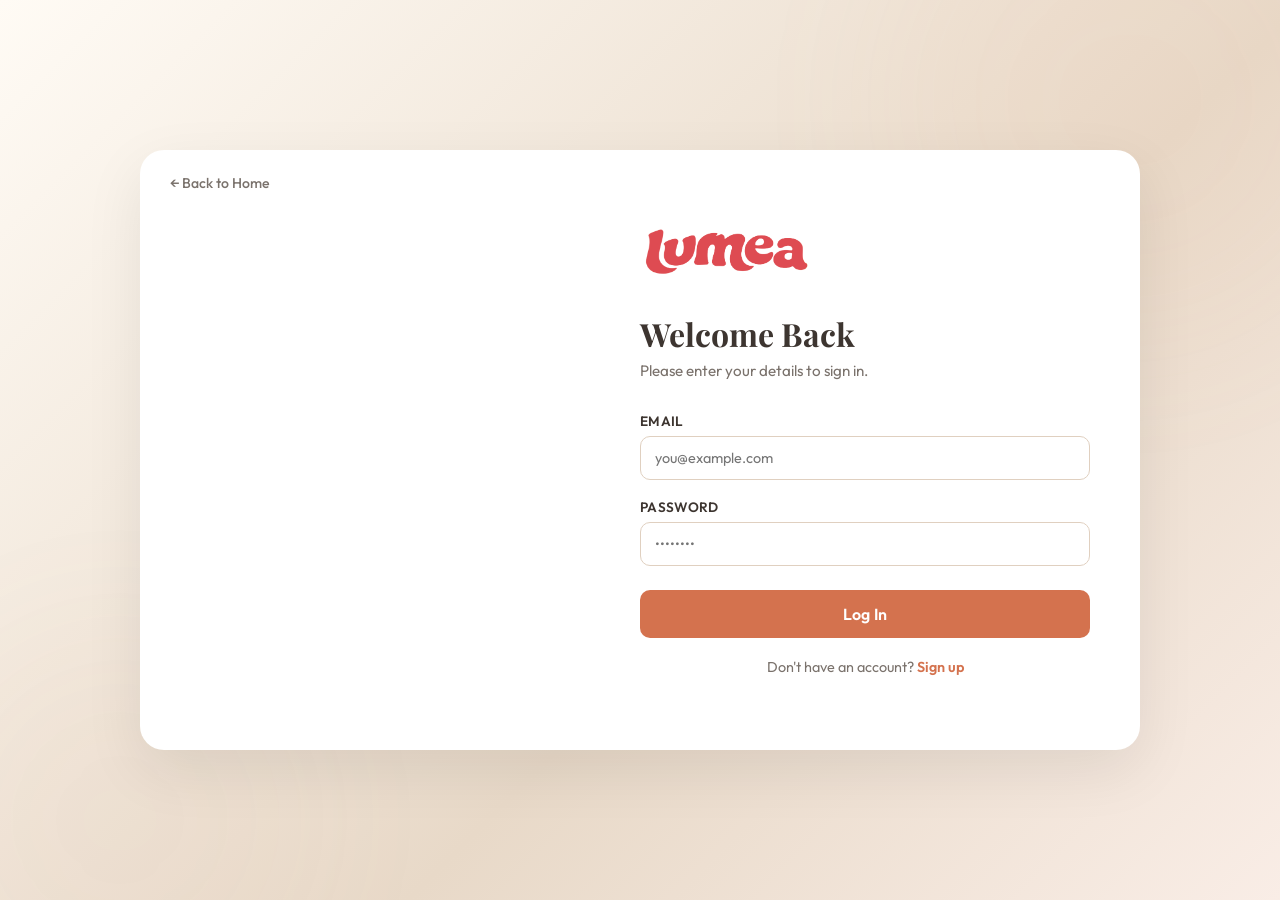
<file: E-comm/checkout.html>
<!DOCTYPE html>
<html lang="en">

<head>
    <meta charset="UTF-8">
    <meta name="viewport" content="width=device-width, initial-scale=1.0">
    <title>Lumea — Checkout</title>
    <link
        href="https://fonts.googleapis.com/css2?family=Outfit:wght@300;400;500;600;700;800&family=Playfair+Display:ital,wght@0,600;0,700;1,600&display=swap"
        rel="stylesheet">
    <link rel="stylesheet" href="landing.css?v=2">
    <link rel="stylesheet" href="checkout.css">
</head>

<body class="checkout-page">
    <header class="checkout-header">
        <a href="landing.html?v=3" class="logo-container"
            style="justify-content:center; margin-bottom: 40px; text-decoration: none;">
            <img src="lumea logo.png" alt="Lumea" class="logo-image">
        </a>
        <h1 class="checkout-title" style="text-align:center;">Checkout</h1>
        <div class="checkout-steps" id="checkout-steps">
            <div class="step active" id="step-indicator-1">
                <span class="step-num">1</span>
                <span>Information</span>
            </div>
            <div class="step-line"></div>
            <div class="step" id="step-indicator-2">
                <span class="step-num">2</span>
                <span>Shipping</span>
            </div>
            <div class="step-line"></div>
            <div class="step" id="step-indicator-3">
                <span class="step-num">3</span>
                <span>Payment</span>
            </div>
        </div>
    </header>

    <div class="checkout-body" id="checkout-wizard">
        <div class="checkout-main">
            <!-- Step 1: Info -->
            <div id="step-1-content">
                <h2 class="checkout-section-title">Contact Information</h2>
                <div class="form-grid">
                    <div class="form-group">
                        <label>First Name *</label>
                        <input type="text" id="co-fname" required>
                    </div>
                    <div class="form-group">
                        <label>Last Name *</label>
                        <input type="text" id="co-lname" required>
                    </div>
                    <div class="form-group">
                        <label>Email *</label>
                        <input type="email" id="co-email" required>
                    </div>
                    <div class="form-group">
                        <label>Phone *</label>
                        <input type="tel" id="co-phone" required>
                    </div>
                </div>

                <h2 class="checkout-section-title" style="margin-top: 40px;">Shipping Address</h2>
                <div class="form-group" style="margin-bottom: 20px;">
                    <label>Street Address *</label>
                    <input type="text" id="co-street" required>
                </div>
                <div class="form-grid three">
                    <div class="form-group">
                        <label>City *</label>
                        <input type="text" id="co-city" required>
                    </div>
                    <div class="form-group">
                        <label>State *</label>
                        <input type="text" id="co-state" required>
                    </div>
                    <div class="form-group">
                        <label>ZIP Code *</label>
                        <input type="text" id="co-zip" required>
                    </div>
                </div>

                <div class="checkout-actions">
                    <button class="btn-back" onclick="window.location.href='cart.html?v=3'">Back to Cart</button>
                    <button class="btn-continue" onclick="nextStep(2)">Continue to Shipping</button>
                </div>
            </div>

            <!-- Step 2: Shipping -->
            <div id="step-2-content" style="display:none;">
                <h2 class="checkout-section-title">Shipping Method</h2>

                <div class="radio-option selected" id="shipping-standard" onclick="selectShipping('standard', 9.99)">
                    <div class="radio-left">
                        <div class="radio-circle"></div>
                        <div>
                            <div class="radio-title">Standard Shipping</div>
                            <div class="radio-desc">5-7 business days</div>
                        </div>
                    </div>
                    <div class="radio-price">₱9.99</div>
                </div>

                <div class="radio-option" id="shipping-express" onclick="selectShipping('express', 19.99)">
                    <div class="radio-left">
                        <div class="radio-circle"></div>
                        <div>
                            <div class="radio-title">Express Shipping</div>
                            <div class="radio-desc">2-3 business days</div>
                        </div>
                    </div>
                    <div class="radio-price">₱19.99</div>
                </div>

                <div class="radio-option" id="shipping-overnight" onclick="selectShipping('overnight', 39.99)">
                    <div class="radio-left">
                        <div class="radio-circle"></div>
                        <div>
                            <div class="radio-title">Overnight Shipping</div>
                            <div class="radio-desc">Next business day</div>
                        </div>
                    </div>
                    <div class="radio-price">₱39.99</div>
                </div>

                <div class="checkout-actions">
                    <button class="btn-back" onclick="nextStep(1)">Back</button>
                    <button class="btn-continue" onclick="nextStep(3)">Continue to Payment</button>
                </div>
            </div>

            <!-- Step 3: Payment -->
            <div id="step-3-content" style="display:none;">
                <h2 class="checkout-section-title">Payment Method</h2>

                <div class="payment-methods">
                    <div class="pm-tab active" id="pm-tab-card" onclick="selectPayment('card')">
                        <svg viewBox="0 0 24 24" fill="none" width="20" height="20" stroke="currentColor"
                            stroke-width="2">
                            <rect x="1" y="4" width="22" height="16" rx="2" ry="2"></rect>
                            <line x1="1" y1="10" x2="23" y2="10"></line>
                        </svg>
                        Credit Card
                    </div>
                    <div class="pm-tab" id="pm-tab-gcash" onclick="selectPayment('gcash')">
                        <svg viewBox="0 0 24 24" fill="none" width="20" height="20" stroke="currentColor"
                            stroke-width="2">
                            <rect x="5" y="2" width="14" height="20" rx="2" ry="2"></rect>
                            <line x1="12" y1="18" x2="12.01" y2="18"></line>
                        </svg>
                        GCash
                    </div>
                    <div class="pm-tab" id="pm-tab-cod" onclick="selectPayment('cod')">
                        <svg viewBox="0 0 24 24" fill="none" width="20" height="20" stroke="currentColor"
                            stroke-width="2">
                            <circle cx="12" cy="12" r="10"></circle>
                            <path d="M12 8v8M8 12h8"></path>
                        </svg>
                        Cash on Delivery
                    </div>
                </div>

                <div id="pm-card-form">
                    <div class="form-group" style="margin-bottom: 20px;">
                        <label>Card Number *</label>
                        <input type="text" placeholder="1234 5678 9012 3456" id="co-card-num">
                    </div>
                    <div class="form-group" style="margin-bottom: 20px;">
                        <label>Card Holder Name *</label>
                        <input type="text" id="co-card-name">
                    </div>
                    <div class="form-grid">
                        <div class="form-group">
                            <label>Expiry Date *</label>
                            <input type="text" placeholder="MM/YY" id="co-card-exp">
                        </div>
                        <div class="form-group">
                            <label>CVV *</label>
                            <input type="text" placeholder="123" id="co-card-cvv">
                        </div>
                    </div>
                </div>

                <div id="pm-gcash-form" style="display:none;">
                    <div class="form-group" style="margin-bottom: 20px;">
                        <label>GCash Mobile Number *</label>
                        <input type="tel" placeholder="09XX XXX XXXX" id="co-gcash-num">
                    </div>
                    <p style="font-size: 0.9rem; color: var(--color-text-light); line-height: 1.5;">You will be
                        redirected to the GCash portal securely to authenticate your payment after placing the order.
                    </p>
                </div>

                <div id="pm-cod-form" style="display:none;">
                    <p style="font-size: 0.95rem; color: var(--color-text-main); font-weight: 500; line-height: 1.5;">
                        You have selected Cash on Delivery. Please have the exact change ready upon delivery.
                    </p>
                    <p style="font-size: 0.85rem; color: var(--color-text-light); margin-top: 10px;">
                        Note: Additional processing time may apply to COD orders.
                    </p>
                </div>

                <div class="checkout-actions">
                    <button class="btn-back" onclick="nextStep(2)">Back</button>
                    <button class="btn-continue" onclick="placeOrder()">Place Order</button>
                </div>
            </div>
        </div>

        <aside class="order-summary">
            <h2 class="summary-title">Order Summary</h2>
            <div class="summary-items" id="co-summary-items">
                <!-- JS populated -->
            </div>
            <div class="summary-totals">
                <div class="summary-row">
                    <span>Subtotal</span>
                    <span id="co-subtotal">₱0.00</span>
                </div>
                <div class="summary-row">
                    <span>Shipping</span>
                    <span id="co-shipping-fee">₱9.99</span>
                </div>
                <div class="summary-row">
                    <span>Tax (8%)</span>
                    <span id="co-tax">₱0.00</span>
                </div>
                <div class="summary-row total">
                    <span>Total</span>
                    <span id="co-total">₱0.00</span>
                </div>
            </div>
        </aside>
    </div>

    <!-- Confirmation Screen (Hidden by default) -->
    <div id="confirmation-view" style="display:none;">
        <div class="confirmation-screen">
            <div class="check-icon-large">
                <svg viewBox="0 0 24 24" fill="none" stroke="currentColor" stroke-width="3" stroke-linecap="round"
                    stroke-linejoin="round">
                    <polyline points="20 6 9 17 4 12"></polyline>
                </svg>
            </div>

            <h2 class="conf-title">Your order has been confirmed!</h2>
            <p class="conf-desc">Thank you for your purchase. We've received your order and will begin processing it
                shortly.</p>

            <div class="order-num-box">
                <div class="order-num-label">Your order number is</div>
                <div class="order-num-value" id="conf-order-num">ORD-003</div>
                <div class="order-num-sub">A confirmation email has been sent to your email address with additional
                    order details.</div>
            </div>

            <div class="conf-status-boxes">
                <div class="conf-status-box">
                    <div class="conf-status-icon">
                        <svg viewBox="0 0 24 24" fill="none" width="32" height="32" stroke="currentColor"
                            stroke-width="1.5">
                            <rect x="3" y="4" width="18" height="18" rx="2" ry="2"></rect>
                            <line x1="16" y1="2" x2="16" y2="6"></line>
                            <line x1="8" y1="2" x2="8" y2="6"></line>
                            <line x1="3" y1="10" x2="21" y2="10"></line>
                        </svg>
                    </div>
                    <div class="conf-status-title">Estimated Delivery</div>
                    <div class="conf-status-value" id="conf-est-delivery">Mar 12-14, 2026</div>
                </div>
            </div>

            <p style="margin-bottom: 24px; color: var(--color-text-main); font-weight: 600;">In the meantime, you can:
            </p>
            <div class="conf-buttons">
                <!-- Track Your Order functionality was merged with View Your Order as requested -->
                <a href="orders.html?v=3" class="btn-continue"
                    style="text-decoration:none; display:inline-flex; align-items:center; gap:8px;">
                    View Your Order Details
                    <svg viewBox="0 0 24 24" fill="none" width="16" height="16" stroke="currentColor" stroke-width="2">
                        <line x1="5" y1="12" x2="19" y2="12"></line>
                        <polyline points="12 5 19 12 12 19"></polyline>
                    </svg>
                </a>
                <a href="shop.html?v=3" class="btn-continue-shopping">Continue Shopping</a>
            </div>
        </div>
    </div>

    <script src="db-config.js"></script>
    <script src="db.js"></script>
    <script src="data.js?v=3"></script>
    <script src="auth.js"></script>
    <script src="store.js"></script>
    <script src="checkout.js"></script>
</body>

</html>
</file>
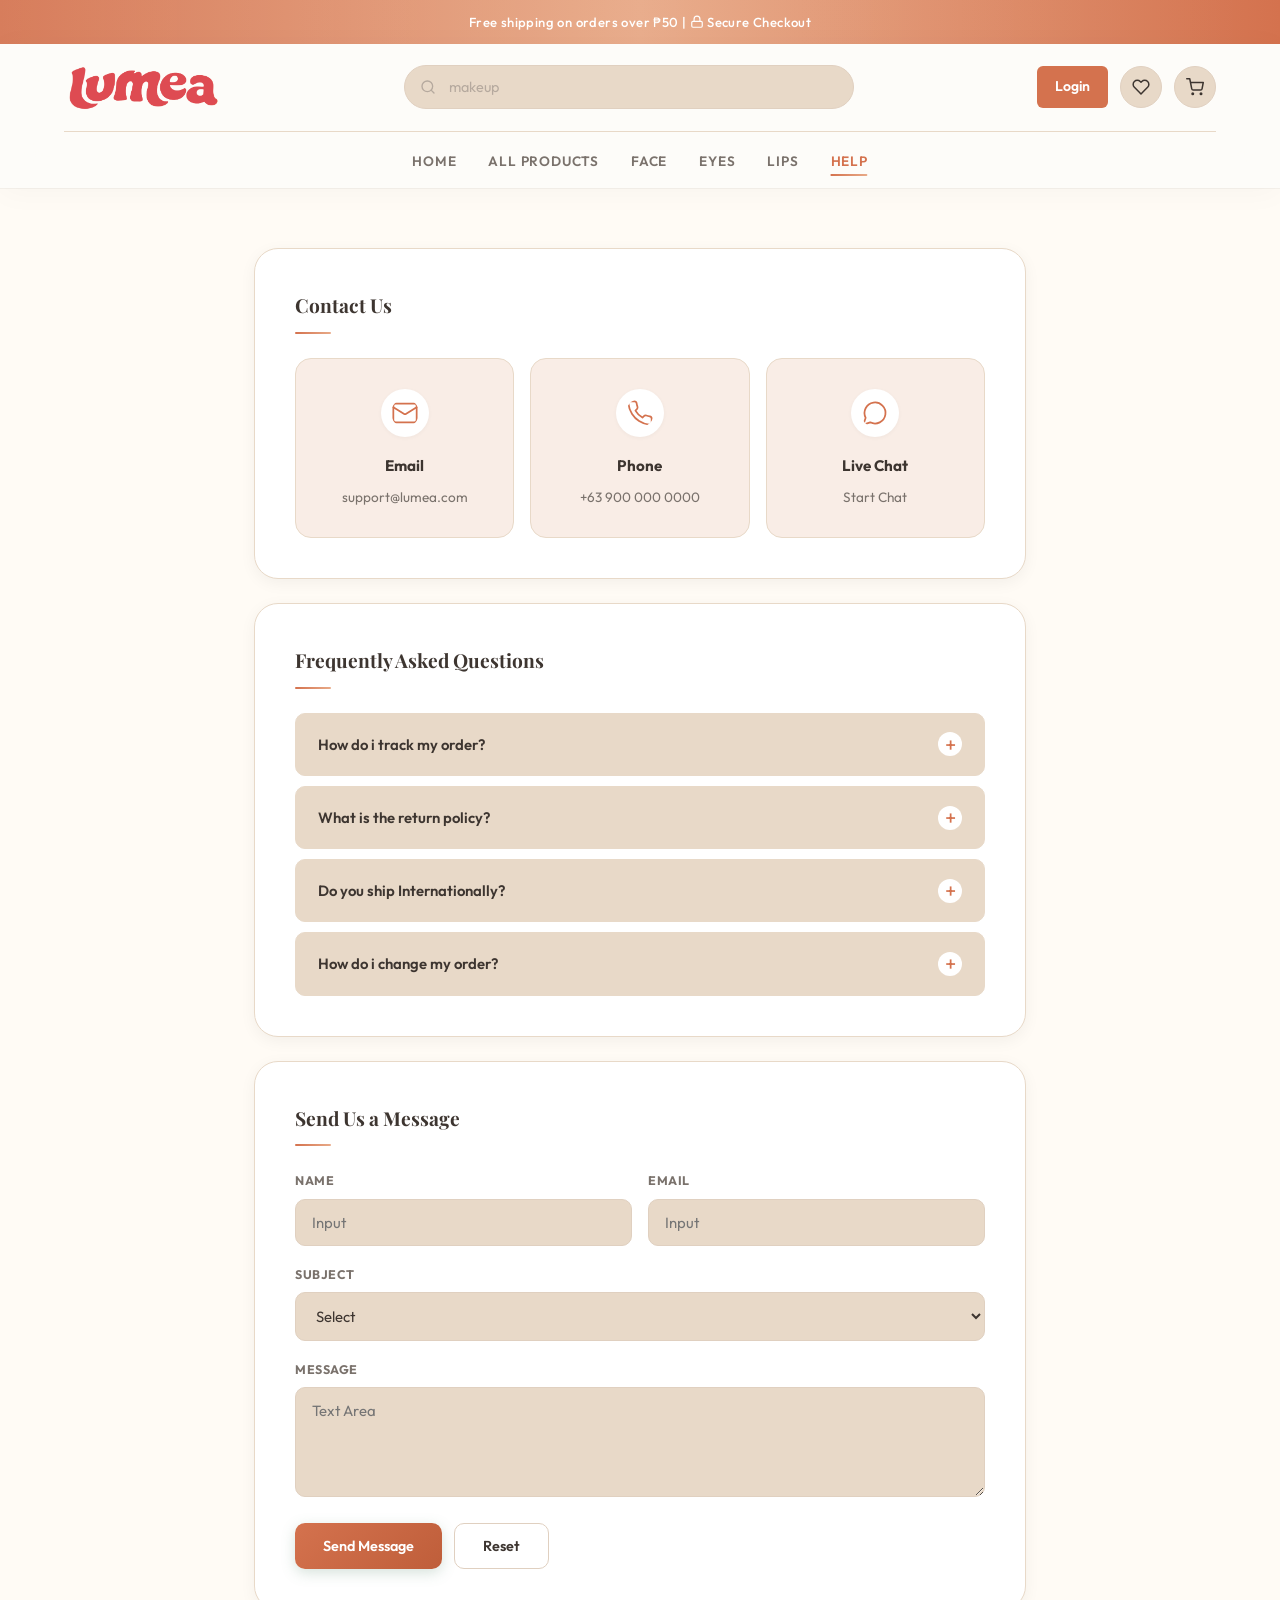
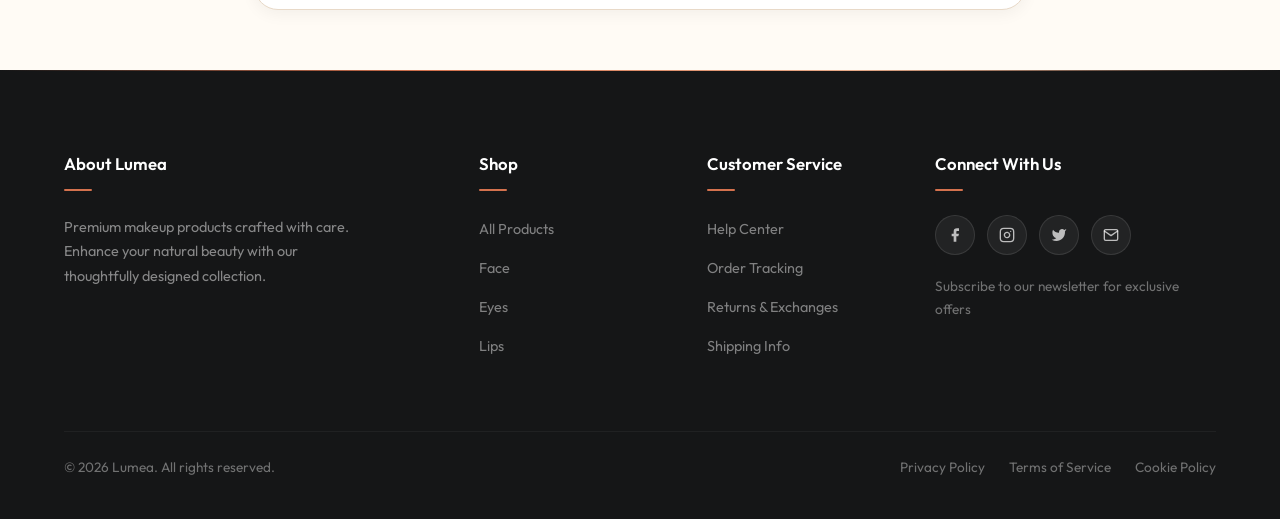
<file: E-comm/help.html>
<!DOCTYPE html>
<html lang="en">

<head>
    <meta charset="UTF-8">
    <meta name="viewport" content="width=device-width, initial-scale=1.0">
    <title>Lumea - Help Center</title>
    <meta name="description" content="Get help with your Lumea cosmetics orders.">
    <link rel="preconnect" href="https://fonts.googleapis.com">
    <link rel="preconnect" href="https://fonts.gstatic.com" crossorigin>
    <link
        href="https://fonts.googleapis.com/css2?family=Outfit:wght@300;400;500;600;700;800&family=Playfair+Display:ital,wght@0,600;0,700;1,600&display=swap"
        rel="stylesheet">
    <link rel="stylesheet" href="landing.css?v=2">
    <link rel="stylesheet" href="auth.css?v=2">
    <link rel="stylesheet" href="help.css">
</head>

<body>
    <!-- Announcement Bar -->
    <div class="announcement-bar">
        Free shipping on orders over ₱50 | <svg viewBox="0 0 24 24" fill="none" stroke="currentColor" stroke-width="2" stroke-linecap="round" stroke-linejoin="round" aria-hidden="true"><rect x="3" y="11" width="18" height="10" rx="2"></rect><path d="M7 11V7a5 5 0 0 1 10 0v4"></path></svg> Secure Checkout
    </div>

    <!-- Header Section -->
    <header class="header">
        <div class="header-top">
            <div class="logo-container" onclick="window.location.href='landing.html?v=3'">
                <img src="lumea logo.png" alt="Lumea" class="logo-image">
            </div>
            <div class="search-container">
                <svg class="search-icon" viewBox="0 0 24 24" fill="none" stroke="currentColor" stroke-width="2"
                    stroke-linecap="round" stroke-linejoin="round">
                    <circle cx="11" cy="11" r="8"></circle>
                    <line x1="21" y1="21" x2="16.65" y2="16.65"></line>
                </svg>
                <div class="search-wrapper">
                    <input type="text" placeholder="makeup" class="search-input" id="global-search-input">
                    <!-- Dropdown for autocomplete suggestions -->
                    <div class="search-suggestions-dropdown" id="search-suggestions-dropdown">
                    </div>
                </div>
            </div>
            <div class="header-actions">
                <button class="icon-btn" id="nav-profile-btn" aria-label="User Profile">
                    <svg viewBox="0 0 24 24" fill="none" stroke="currentColor" stroke-width="2" stroke-linecap="round"
                        stroke-linejoin="round">
                        <path d="M20 21v-2a4 4 0 0 0-4-4H8a4 4 0 0 0-4 4v2"></path>
                        <circle cx="12" cy="7" r="4"></circle>
                    </svg>
                </button>
                <button class="icon-btn" id="nav-wishlist-btn" aria-label="Wishlist">
                    <svg viewBox="0 0 24 24" fill="none" stroke="currentColor" stroke-width="2" stroke-linecap="round"
                        stroke-linejoin="round">
                        <path
                            d="M20.84 4.61a5.5 5.5 0 0 0-7.78 0L12 5.67l-1.06-1.06a5.5 5.5 0 0 0-7.78 7.78l1.06 1.06L12 21.23l7.78-7.78 1.06-1.06a5.5 5.5 0 0 0 0-7.78z">
                        </path>
                    </svg>
                </button>
                <button class="icon-btn" id="nav-cart-btn" aria-label="Cart">
                    <svg viewBox="0 0 24 24" fill="none" stroke="currentColor" stroke-width="2" stroke-linecap="round"
                        stroke-linejoin="round">
                        <circle cx="9" cy="21" r="1"></circle>
                        <circle cx="20" cy="21" r="1"></circle>
                        <path d="M1 1h4l2.68 13.39a2 2 0 0 0 2 1.61h9.72a2 2 0 0 0 2-1.61L23 6H6"></path>
                    </svg>
                </button>
            </div>
        </div>
        <nav class="header-bottom">
            <ul class="nav-links">
                <li><a href="landing.html?v=3">Home</a></li>
                <li><a href="shop.html?v=3">All Products</a></li>
                <li><a href="shop.html?category=face&v=3">Face</a></li>
                <li><a href="shop.html?category=eyes&v=3">Eyes</a></li>
                <li><a href="shop.html?category=lips&v=3">Lips</a></li>
                <li><a href="help.html?v=3" class="active-link">Help</a></li>
            </ul>
        </nav>
    </header>

    <main class="main-content">
        <div class="help-page">

            <!-- CONTACT US SECTION -->
            <section class="help-section">
                <h2 class="help-section-title">Contact Us</h2>
                <div class="contact-cards">
                    <div class="contact-card">
                        <svg class="contact-icon" viewBox="0 0 24 24" fill="none" stroke="currentColor"
                            stroke-width="1.5" stroke-linecap="round" stroke-linejoin="round">
                            <rect x="2" y="4" width="20" height="16" rx="2"></rect>
                            <path d="m22 7-8.97 5.7a1.94 1.94 0 0 1-2.06 0L2 7"></path>
                        </svg>
                        <div class="contact-title">Email</div>
                        <div class="contact-desc">support@lumea.com</div>
                    </div>

                    <div class="contact-card">
                        <svg class="contact-icon" viewBox="0 0 24 24" fill="none" stroke="currentColor"
                            stroke-width="1.5" stroke-linecap="round" stroke-linejoin="round">
                            <path
                                d="M22 16.92v3a2 2 0 0 1-2.18 2 19.79 19.79 0 0 1-8.63-3.07 19.5 19.5 0 0 1-6-6 19.79 19.79 0 0 1-3.07-8.67A2 2 0 0 1 4.11 2h3a2 2 0 0 1 2 1.72 12.84 12.84 0 0 0 .7 2.81 2 2 0 0 1-.45 2.11L8.09 9.91a16 16 0 0 0 6 6l1.27-1.27a2 2 0 0 1 2.11-.45 12.84 12.84 0 0 0 2.81.7A2 2 0 0 1 22 16.92z">
                            </path>
                        </svg>
                        <div class="contact-title">Phone</div>
                        <div class="contact-desc">+63 900 000 0000</div>
                    </div>

                    <div class="contact-card">
                        <svg class="contact-icon" viewBox="0 0 24 24" fill="none" stroke="currentColor"
                            stroke-width="1.5" stroke-linecap="round" stroke-linejoin="round">
                            <path d="M7.9 20A9 9 0 1 0 4 16.1L2 22Z"></path>
                        </svg>
                        <div class="contact-title">Live Chat</div>
                        <div class="contact-desc">Start Chat</div>
                    </div>
                </div>
            </section>

            <!-- FAQ SECTION -->
            <section class="help-section">
                <h2 class="help-section-title">Frequently Asked Questions</h2>
                <div class="faq-list">
                    <div class="faq-item">
                        <div class="faq-header">How do i track my order?</div>
                        <div class="faq-content">
                            <p>Once your order ships, you will receive a confirmation email with a tracking number. You
                                can click on the tracking number in the email or log into your Lumea account and click
                                'Order Tracking' under the help section or in your user profile menu to view real-time
                                updates.</p>
                        </div>
                    </div>

                    <div class="faq-item">
                        <div class="faq-header">What is the return policy?</div>
                        <div class="faq-content">
                            <p>We want you to love your purchase! If you're not completely satisfied, we accept returns
                                on gently used items within 30 days of the purchase date. Please note that original
                                shipping charges are non-refundable. Contact our support team to initiate a return.</p>
                        </div>
                    </div>

                    <div class="faq-item">
                        <div class="faq-header">Do you ship Internationally?</div>
                        <div class="faq-content">
                            <p>Currently, we ship to the United States, Canada, the Philippines, and select countries in
                                Europe. Standard free shipping is applied to orders over ₱50 within these regions. If
                                your country is not listed at checkout, please reach out to us!</p>
                        </div>
                    </div>

                    <div class="faq-item">
                        <div class="faq-header">How do i change my order?</div>
                        <div class="faq-content">
                            <p>If you need to change or cancel your order, please contact our support team immediately.
                                We process orders rapidly to ensure fast delivery. While we cannot guarantee
                                modifications once an order is placed, we will do our absolute best to accommodate your
                                request if it has not yet shipped.</p>
                        </div>
                    </div>
                </div>
            </section>

            <!-- MESSAGE FORM SECTION -->
            <section class="help-section">
                <h2 class="help-section-title">Send Us a Message</h2>
                <form class="help-form" onsubmit="event.preventDefault(); alert('Message sent successfully!');">
                    <div class="form-row">
                        <div class="form-group">
                            <label for="help-name">Name</label>
                            <input type="text" id="help-name" placeholder="Input" required>
                        </div>
                        <div class="form-group">
                            <label for="help-email">Email</label>
                            <input type="email" id="help-email" placeholder="Input" required>
                        </div>
                    </div>

                    <div class="form-group">
                        <label for="help-subject">Subject</label>
                        <select id="help-subject" required>
                            <option value="" disabled selected>Select</option>
                            <option value="order">Order Request</option>
                            <option value="press">Press & PR</option>
                            <option value="wholesale">Wholesale Inquiry</option>
                            <option value="other">Other</option>
                        </select>
                    </div>

                    <div class="form-group">
                        <label for="help-message">Message</label>
                        <textarea id="help-message" placeholder="Text Area" required></textarea>
                    </div>

                    <div class="form-actions">
                        <button type="submit" class="btn-form btn-submit">Send Message</button>
                        <button type="reset" class="btn-form btn-reset">Reset</button>
                    </div>
                </form>
            </section>

        </div>
    </main>

    <!-- Footer Section -->
    <footer class="footer">
        <div class="footer-container">
            <div class="footer-grid">
                <!-- Column 1 -->
                <div class="footer-col">
                    <h4 class="footer-heading">About Lumea</h4>
                    <p class="footer-text">
                        Premium makeup products crafted with care. Enhance your natural beauty with our thoughtfully
                        designed collection.
                    </p>
                </div>

                <!-- Column 2 (Interactive Links) -->
                <div class="footer-col">
                    <h4 class="footer-heading">Shop</h4>
                    <ul class="footer-links">
                        <li><a href="shop.html?v=3">All Products</a></li>
                        <li><a href="shop.html?category=face&v=3">Face</a></li>
                        <li><a href="shop.html?category=eyes&v=3">Eyes</a></li>
                        <li><a href="shop.html?category=lips&v=3">Lips</a></li>
                    </ul>
                </div>

                <!-- Column 3 (Non-interactive anchors) -->
                <div class="footer-col">
                    <h4 class="footer-heading">Customer Service</h4>
                    <ul class="footer-links">
                        <li><a href="help.html?v=3">Help Center</a></li>
                        <li><a href="#">Order Tracking</a></li>
                        <li><a href="#">Returns & Exchanges</a></li>
                        <li><a href="#">Shipping Info</a></li>
                    </ul>
                </div>

                <!-- Column 4 -->
                <div class="footer-col">
                    <h4 class="footer-heading">Connect With Us</h4>
                    <div class="social-links">
                        <a href="#" class="social-icon" aria-label="Facebook">
                            <svg viewBox="0 0 24 24" fill="currentColor" width="16" height="16">
                                <path d="M18 2h-3a5 5 0 0 0-5 5v3H7v4h3v8h4v-8h3l1-4h-4V7a1 1 0 0 1 1-1h3z"></path>
                            </svg>
                        </a>
                        <a href="#" class="social-icon" aria-label="Instagram">
                            <svg viewBox="0 0 24 24" fill="none" stroke="currentColor" stroke-width="2"
                                stroke-linecap="round" stroke-linejoin="round" width="16" height="16">
                                <rect x="2" y="2" width="20" height="20" rx="5" ry="5"></rect>
                                <path d="M16 11.37A4 4 0 1 1 12.63 8 4 4 0 0 1 16 11.37z"></path>
                                <line x1="17.5" y1="6.5" x2="17.51" y2="6.5"></line>
                            </svg>
                        </a>
                        <a href="#" class="social-icon" aria-label="Twitter">
                            <svg viewBox="0 0 24 24" fill="currentColor" width="16" height="16">
                                <path
                                    d="M23 3a10.9 10.9 0 0 1-3.14 1.53 4.48 4.48 0 0 0-7.86 3v1A10.66 10.66 0 0 1 3 4s-4 9 5 13a11.64 11.64 0 0 1-7 2c9 5 20 0 20-11.5a4.5 4.5 0 0 0-.08-.83A7.72 7.72 0 0 0 23 3z">
                                </path>
                            </svg>
                        </a>
                        <a href="#" class="social-icon" aria-label="Email">
                            <svg viewBox="0 0 24 24" fill="none" stroke="currentColor" stroke-width="2"
                                stroke-linecap="round" stroke-linejoin="round" width="16" height="16">
                                <path d="M4 4h16c1.1 0 2 .9 2 2v12c0 1.1-.9 2-2 2H4c-1.1 0-2-.9-2-2V6c0-1.1.9-2 2-2z">
                                </path>
                                <polyline points="22,6 12,13 2,6"></polyline>
                            </svg>
                        </a>
                    </div>
                    <p class="footer-subtext mt-4">Subscribe to our newsletter for exclusive offers</p>
                </div>
            </div>

            <div class="footer-bottom">
                <p>&copy; 2026 Lumea. All rights reserved.</p>
                <div class="footer-bottom-links">
                    <a href="#">Privacy Policy</a>
                    <a href="#">Terms of Service</a>
                    <a href="#">Cookie Policy</a>
                </div>
            </div>
        </div>
    </footer>
    <script src="db-config.js"></script>
    <script src="db.js"></script>
    <script src="data.js?v=3"></script>
    <script src="auth.js"></script>
    <script src="store.js"></script>
    <script src="search.js"></script>
    <script src="nav.js"></script>

    <script>
        // FAQ Accordion Toggle Script
        document.addEventListener('DOMContentLoaded', () => {
            const faqItems = document.querySelectorAll('.faq-item');

            faqItems.forEach(item => {
                const header = item.querySelector('.faq-header');

                header.addEventListener('click', () => {
                    // Toggle current item
                    const isActive = item.classList.contains('active');

                    // Close all other items (optional)
                    faqItems.forEach(el => el.classList.remove('active'));

                    if (!isActive) {
                        item.classList.add('active');
                    }
                });
            });
        });
    </script>
</body>

</html>
</file>
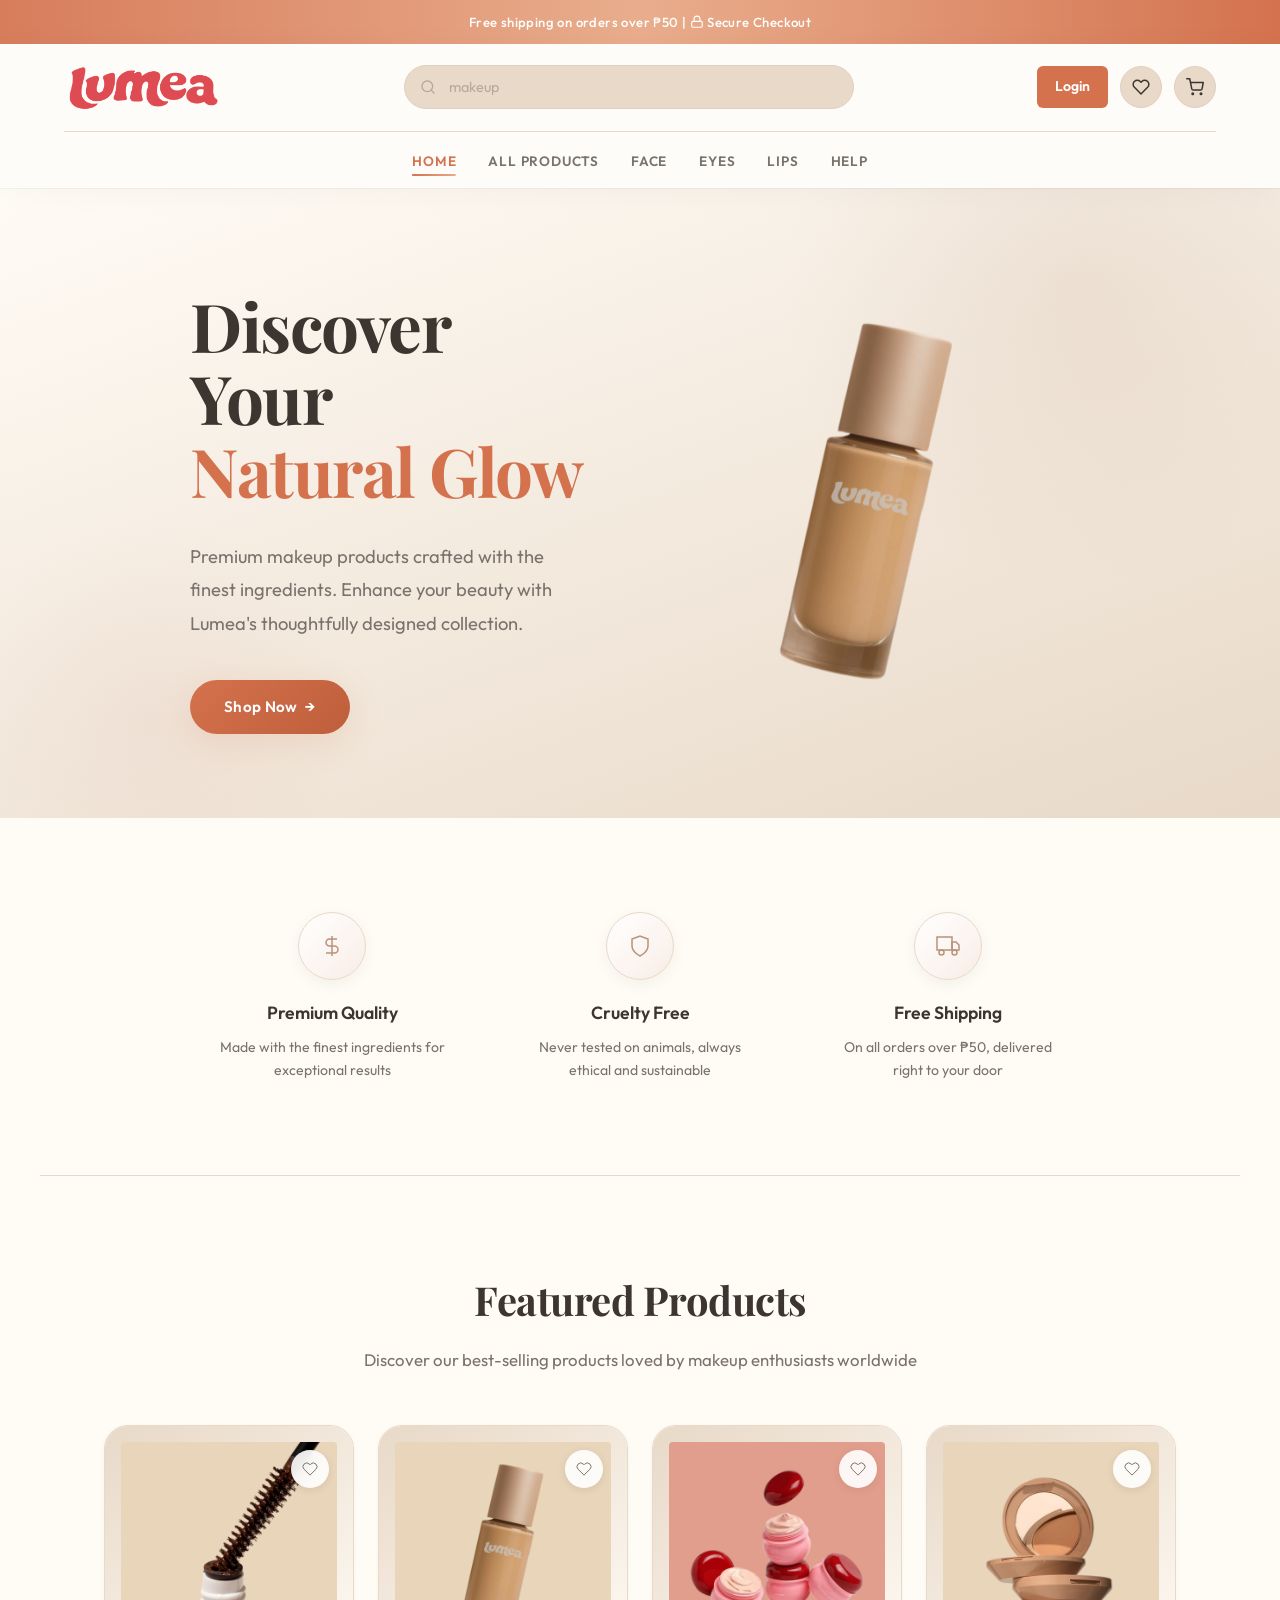
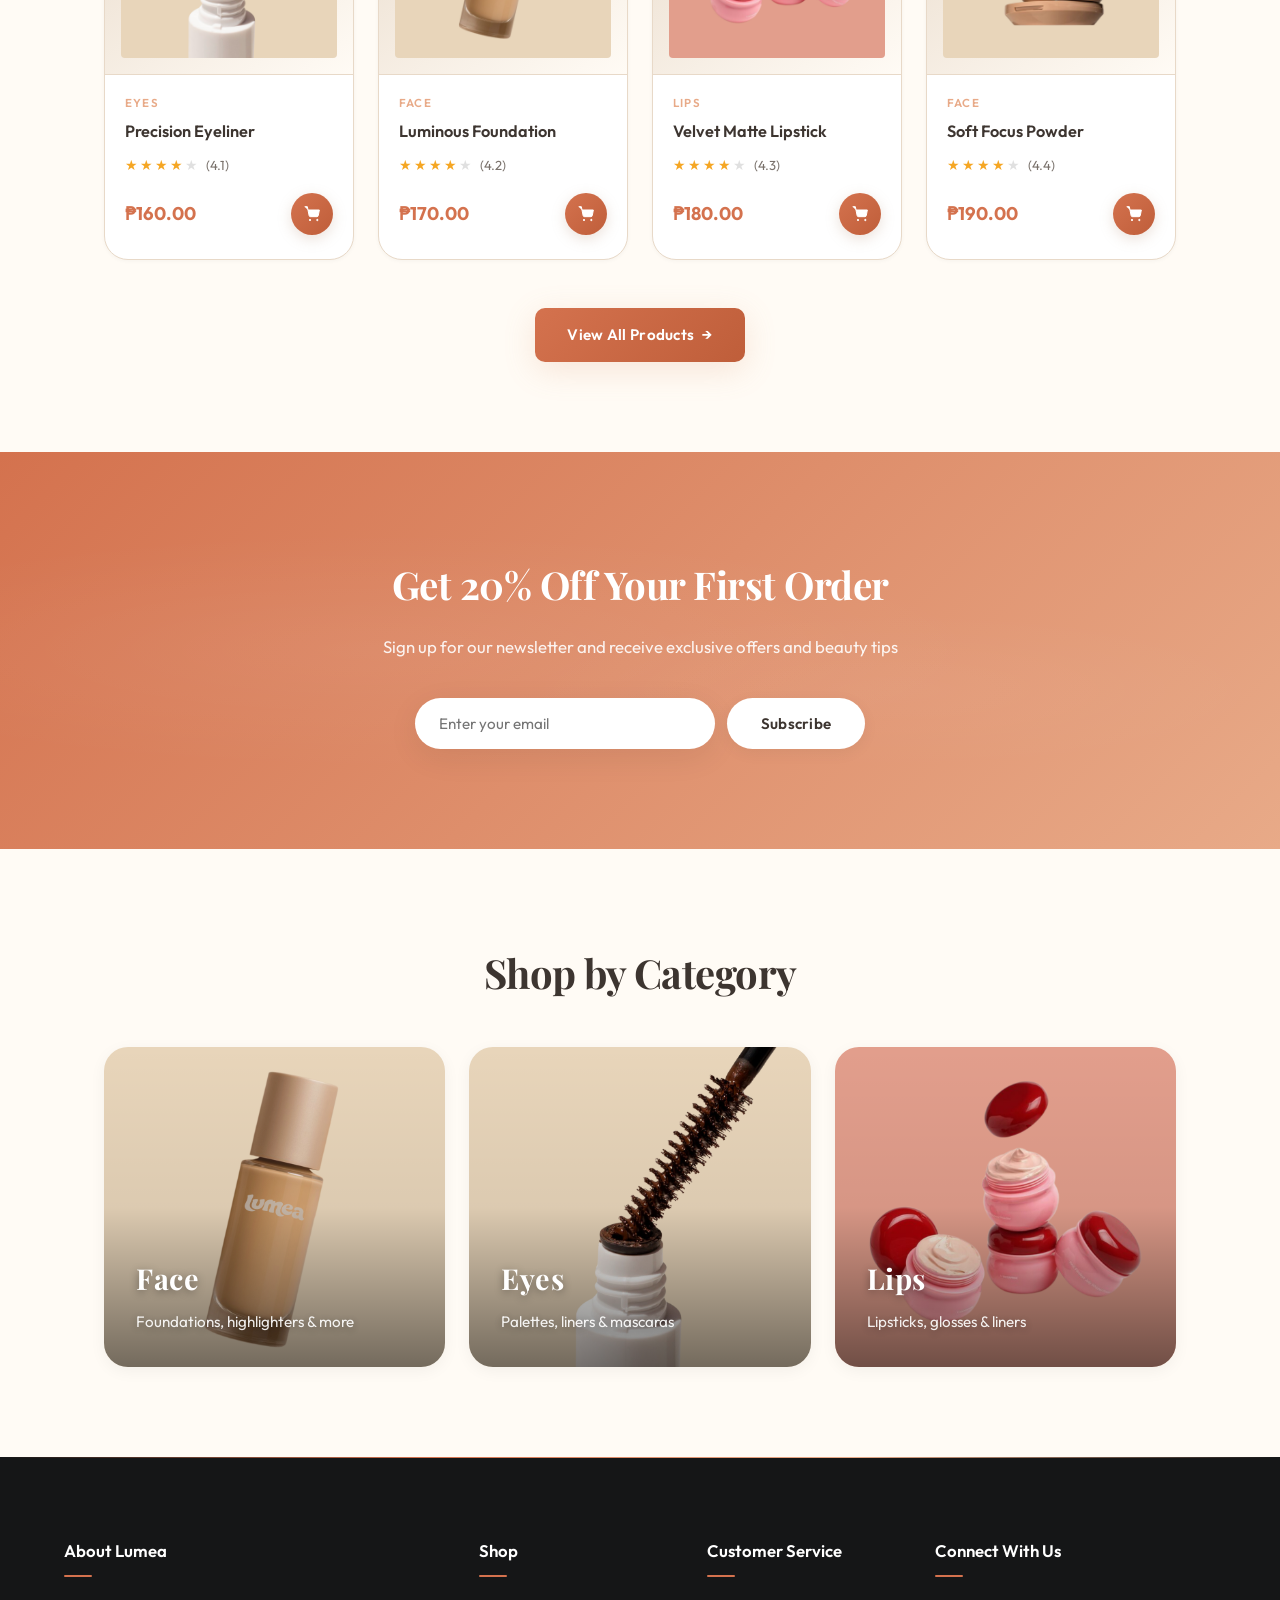
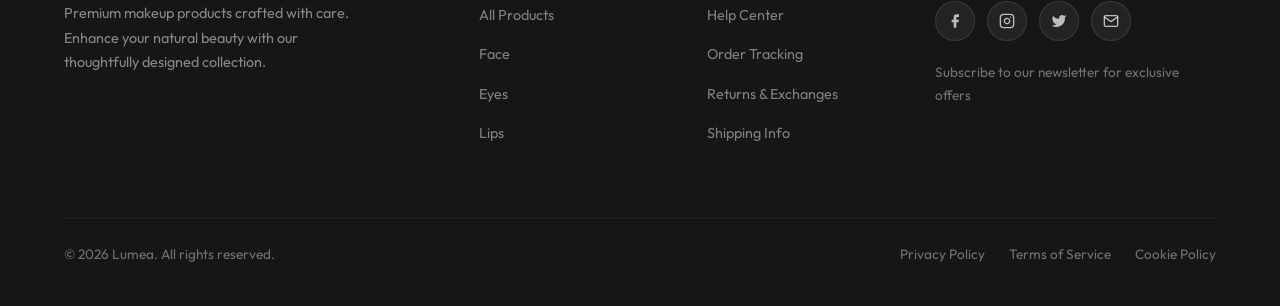
<file: E-comm/landing.html>
<!DOCTYPE html>
<html lang="en">

<head>
    <meta charset="UTF-8">
    <meta name="viewport" content="width=device-width, initial-scale=1.0">
    <title>Lumea - Premium Makeup</title>
    <meta name="description" content="Discover Your Natural Glow">
    <link rel="preconnect" href="https://fonts.googleapis.com">
    <link rel="preconnect" href="https://fonts.gstatic.com" crossorigin>
    <link
        href="https://fonts.googleapis.com/css2?family=Outfit:wght@300;400;500;600;700;800&family=Playfair+Display:ital,wght@0,600;0,700;1,600&display=swap"
        rel="stylesheet">
    <link rel="stylesheet" href="landing.css?v=3">
    <link rel="stylesheet" href="auth.css?v=2">
</head>

<body>
    <!-- Announcement Bar -->
    <div class="announcement-bar">
        Free shipping on orders over ₱50 | <svg viewBox="0 0 24 24" fill="none" stroke="currentColor" stroke-width="2"
            stroke-linecap="round" stroke-linejoin="round" aria-hidden="true">
            <rect x="3" y="11" width="18" height="10" rx="2"></rect>
            <path d="M7 11V7a5 5 0 0 1 10 0v4"></path>
        </svg> Secure Checkout
    </div>

    <!-- Header Section -->
    <header class="header">
        <div class="header-top">
            <div class="logo-container">
                <img src="lumea logo.png" alt="Lumea" class="logo-image">
            </div>
            <div class="search-container">
                <svg class="search-icon" viewBox="0 0 24 24" fill="none" stroke="currentColor" stroke-width="2"
                    stroke-linecap="round" stroke-linejoin="round">
                    <circle cx="11" cy="11" r="8"></circle>
                    <line x1="21" y1="21" x2="16.65" y2="16.65"></line>
                </svg>
                <div class="search-wrapper">
                    <input type="text" placeholder="makeup" class="search-input" id="global-search-input">
                    <!-- Dropdown for autocomplete suggestions -->
                    <div class="search-suggestions-dropdown" id="search-suggestions-dropdown">
                        <!-- Populated by JS -->
                    </div>
                </div>
            </div>
            <div class="header-actions">
                <button class="icon-btn" id="nav-profile-btn" aria-label="User Profile">
                    <svg viewBox="0 0 24 24" fill="none" stroke="currentColor" stroke-width="2" stroke-linecap="round"
                        stroke-linejoin="round">
                        <path d="M20 21v-2a4 4 0 0 0-4-4H8a4 4 0 0 0-4 4v2"></path>
                        <circle cx="12" cy="7" r="4"></circle>
                    </svg>
                </button>
                <button class="icon-btn" id="nav-wishlist-btn" aria-label="Wishlist">
                    <svg viewBox="0 0 24 24" fill="none" stroke="currentColor" stroke-width="2" stroke-linecap="round"
                        stroke-linejoin="round">
                        <path
                            d="M20.84 4.61a5.5 5.5 0 0 0-7.78 0L12 5.67l-1.06-1.06a5.5 5.5 0 0 0-7.78 7.78l1.06 1.06L12 21.23l7.78-7.78 1.06-1.06a5.5 5.5 0 0 0 0-7.78z">
                        </path>
                    </svg>
                </button>
                <button class="icon-btn" id="nav-cart-btn" aria-label="Cart">
                    <svg viewBox="0 0 24 24" fill="none" stroke="currentColor" stroke-width="2" stroke-linecap="round"
                        stroke-linejoin="round">
                        <circle cx="9" cy="21" r="1"></circle>
                        <circle cx="20" cy="21" r="1"></circle>
                        <path d="M1 1h4l2.68 13.39a2 2 0 0 0 2 1.61h9.72a2 2 0 0 0 2-1.61L23 6H6"></path>
                    </svg>
                </button>
            </div>
        </div>
        <nav class="header-bottom">
            <ul class="nav-links">
                <li><a href="landing.html?v=3">Home</a></li>
                <li><a href="shop.html?v=3">All Products</a></li>
                <li><a href="shop.html?category=face&v=3">Face</a></li>
                <li><a href="shop.html?category=eyes&v=3">Eyes</a></li>
                <li><a href="shop.html?category=lips&v=3">Lips</a></li>
                <li><a href="help.html?v=3">Help</a></li>
            </ul>
        </nav>
    </header>

    <main class="main-content">
        <!-- Hero Section -->
        <section class="hero-section">
            <div class="hero-content">
                <!-- Requested Hero Tagline -->
                <h1 class="hero-title">Discover Your<br><span class="highlight-text">Natural Glow</span></h1>

                <!-- Requested Description Text -->
                <p class="hero-description">
                    Premium makeup products crafted with the finest ingredients. Enhance your beauty with Lumea's
                    thoughtfully designed collection.
                </p>
                <div class="hero-buttons">
                    <!-- Requested link to shop page -->
                    <a href="shop.html?v=3" class="btn btn-primary">Shop Now <span class="arrow">→</span></a>
                </div>
            </div>

            <div class="hero-image-wrapper">
                <div class="hero-slideshow" id="heroSlideshow">
                    <div class="hero-slide active" style="background-image: url('lumea-makeup-slideshow/slideshow-1.png')"></div>
                    <div class="hero-slide" style="background-image: url('lumea-makeup-slideshow/slideshow-2.png')"></div>
                    <div class="hero-slide" style="background-image: url('lumea-makeup-slideshow/slideshow-3.png')"></div>
                    <div class="hero-slide" style="background-image: url('lumea-makeup-slideshow/slideshow-4.png')"></div>
                    <div class="hero-slide" style="background-image: url('lumea-makeup-slideshow/slideshow-5.png')"></div>
                    <div class="hero-slide" style="background-image: url('lumea-makeup-slideshow/slideshow-6.png')"></div>


                </div>
            </div>
        </section>

        <!-- Value Propositions Section -->
        <section class="value-props">
            <div class="value-card">
                <div class="value-icon-circle">
                    <!-- Sparkle / Premium -->
                    <svg viewBox="0 0 24 24" fill="none" stroke="#B8927A" stroke-width="1.5" width="24" height="24">
                        <path d="M12 2v20M17 5H9.5a3.5 3.5 0 0 0 0 7h5a3.5 3.5 0 0 1 0 7H6"></path>
                    </svg>
                </div>
                <h3>Premium Quality</h3>
                <p>Made with the finest ingredients for exceptional results</p>
            </div>
            <div class="value-card">
                <div class="value-icon-circle">
                    <!-- Shield / Cruelty Free -->
                    <svg viewBox="0 0 24 24" fill="none" stroke="#B8927A" stroke-width="1.5" width="24" height="24">
                        <path d="M12 22s8-4 8-10V5l-8-3-8 3v7c0 6 8 10 8 10z"></path>
                    </svg>
                </div>
                <h3>Cruelty Free</h3>
                <p>Never tested on animals, always ethical and sustainable</p>
            </div>
            <div class="value-card">
                <div class="value-icon-circle">
                    <!-- Truck / Free Shipping -->
                    <svg viewBox="0 0 24 24" fill="none" stroke="#B8927A" stroke-width="1.5" width="24" height="24">
                        <rect x="1" y="3" width="15" height="13"></rect>
                        <polygon points="16 8 20 8 23 11 23 16 16 16 16 8"></polygon>
                        <circle cx="5.5" cy="18.5" r="2.5"></circle>
                        <circle cx="18.5" cy="18.5" r="2.5"></circle>
                    </svg>
                </div>
                <h3>Free Shipping</h3>
                <p>On all orders over ₱50, delivered right to your door</p>
            </div>
        </section>

        <!-- Featured Products Section -->
        <section id="all-products" class="featured-products">
            <h2 class="section-title">Featured Products</h2>
            <p class="section-subtitle">Discover our best-selling products loved by makeup enthusiasts worldwide</p>

            <div class="product-grid" id="featured-product-grid">
                <!-- Populated dynamically by landing page script -->
            </div>

            <div class="view-all-container">
                <a href="shop.html?v=3" class="btn btn-secondary">View All Products <span class="arrow">→</span></a>
            </div>
        </section>

        <!-- Newsletter (Lead Magnet) Section -->
        <section class="newsletter-section">
            <div class="newsletter-content">
                <h2>Get 20% Off Your First Order</h2>
                <p>Sign up for our newsletter and receive exclusive offers and beauty tips</p>
                <form class="newsletter-form" onsubmit="event.preventDefault();">
                    <input type="email" placeholder="Enter your email" required>
                    <button type="submit" class="btn btn-white">Subscribe</button>
                </form>
            </div>
        </section>


        <!-- Shop by Category -->
        <section class="shop-categories">
            <h2 class="section-title">Shop by Category</h2>
            <div class="category-grid">
                <!-- Face Category -->
                <div id="face" class="category-card" onclick="window.location.href='shop.html?category=face&v=3'"
                    style="background-image: url('products-display/1-face.png'); background-size: cover; background-position: center;">
                    <div class="category-overlay"></div>
                    <div class="category-info">
                        <h3>Face</h3>
                        <p>Foundations, highlighters & more</p>
                    </div>
                </div>

                <!-- Eyes Category -->
                <div id="eyes" class="category-card" onclick="window.location.href='shop.html?category=eyes&v=3'"
                    style="background-image: url('products-display/1-eyes.png'); background-size: cover; background-position: center;">
                    <div class="category-overlay"></div>
                    <div class="category-info">
                        <h3>Eyes</h3>
                        <p>Palettes, liners & mascaras</p>
                    </div>
                </div>

                <!-- Lips Category -->
                <div id="lips" class="category-card" onclick="window.location.href='shop.html?category=lips&v=3'"
                    style="background-image: url('products-display/1-lips.png'); background-size: cover; background-position: center;">
                    <div class="category-overlay"></div>
                    <div class="category-info">
                        <h3>Lips</h3>
                        <p>Lipsticks, glosses & liners</p>
                    </div>
                </div>
            </div>
        </section>
    </main>

    <!-- Footer Section -->
    <footer class="footer">
        <div class="footer-container">
            <div class="footer-grid">
                <!-- Column 1 -->
                <div class="footer-col">
                    <h4 class="footer-heading">About Lumea</h4>
                    <p class="footer-text">
                        Premium makeup products crafted with care. Enhance your natural beauty with our thoughtfully
                        designed collection.
                    </p>
                </div>

                <!-- Column 2 (Interactive Links) -->
                <div class="footer-col">
                    <h4 class="footer-heading">Shop</h4>
                    <ul class="footer-links">
                        <li><a href="shop.html?v=3">All Products</a></li>
                        <li><a href="shop.html?category=face&v=3">Face</a></li>
                        <li><a href="shop.html?category=eyes&v=3">Eyes</a></li>
                        <li><a href="shop.html?category=lips&v=3">Lips</a></li>
                    </ul>
                </div>

                <!-- Column 3 (Non-interactive anchors) -->
                <div class="footer-col">
                    <h4 class="footer-heading">Customer Service</h4>
                    <ul class="footer-links">
                        <li><a href="help.html?v=3">Help Center</a></li>
                        <li><a href="#">Order Tracking</a></li>
                        <li><a href="#">Returns & Exchanges</a></li>
                        <li><a href="#">Shipping Info</a></li>
                    </ul>
                </div>

                <!-- Column 4 -->
                <div class="footer-col">
                    <h4 class="footer-heading">Connect With Us</h4>
                    <div class="social-links">
                        <a href="#" class="social-icon" aria-label="Facebook">
                            <svg viewBox="0 0 24 24" fill="currentColor" width="16" height="16">
                                <path d="M18 2h-3a5 5 0 0 0-5 5v3H7v4h3v8h4v-8h3l1-4h-4V7a1 1 0 0 1 1-1h3z"></path>
                            </svg>
                        </a>
                        <a href="#" class="social-icon" aria-label="Instagram">
                            <svg viewBox="0 0 24 24" fill="none" stroke="currentColor" stroke-width="2"
                                stroke-linecap="round" stroke-linejoin="round" width="16" height="16">
                                <rect x="2" y="2" width="20" height="20" rx="5" ry="5"></rect>
                                <path d="M16 11.37A4 4 0 1 1 12.63 8 4 4 0 0 1 16 11.37z"></path>
                                <line x1="17.5" y1="6.5" x2="17.51" y2="6.5"></line>
                            </svg>
                        </a>
                        <a href="#" class="social-icon" aria-label="Twitter">
                            <svg viewBox="0 0 24 24" fill="currentColor" width="16" height="16">
                                <path
                                    d="M23 3a10.9 10.9 0 0 1-3.14 1.53 4.48 4.48 0 0 0-7.86 3v1A10.66 10.66 0 0 1 3 4s-4 9 5 13a11.64 11.64 0 0 1-7 2c9 5 20 0 20-11.5a4.5 4.5 0 0 0-.08-.83A7.72 7.72 0 0 0 23 3z">
                                </path>
                            </svg>
                        </a>
                        <a href="#" class="social-icon" aria-label="Email">
                            <svg viewBox="0 0 24 24" fill="none" stroke="currentColor" stroke-width="2"
                                stroke-linecap="round" stroke-linejoin="round" width="16" height="16">
                                <path d="M4 4h16c1.1 0 2 .9 2 2v12c0 1.1-.9 2-2 2H4c-1.1 0-2-.9-2-2V6c0-1.1.9-2 2-2z">
                                </path>
                                <polyline points="22,6 12,13 2,6"></polyline>
                            </svg>
                        </a>
                    </div>
                    <p class="footer-subtext mt-4">Subscribe to our newsletter for exclusive offers</p>
                </div>
            </div>

            <div class="footer-bottom">
                <p>&copy; 2026 Lumea. All rights reserved.</p>
                <div class="footer-bottom-links">
                    <a href="#">Privacy Policy</a>
                    <a href="#">Terms of Service</a>
                    <a href="#">Cookie Policy</a>
                </div>
            </div>
        </div>
    </footer>
    <script src="db-config.js"></script>
    <script src="db.js"></script>
    <script src="data.js?v=3"></script>
    <script src="auth.js"></script>
    <script src="store.js"></script>
    <script src="search.js"></script>
    <script src="nav.js"></script>
    <script>
        // ── Render featured products from the live localStorage store ─────────
        function renderFeaturedProducts() {
            const grid = document.getElementById('featured-product-grid');
            if (!grid) return;

            const products = (typeof getProducts === 'function') ? getProducts() : [];
            const featured = products.filter(p => p.featured).slice(0, 4);

            // Fallback: if nothing is marked featured, show top 4 by rating
            const toShow = featured.length > 0
                ? featured
                : products.slice().sort((a, b) => (b.rating || 0) - (a.rating || 0)).slice(0, 4);

            if (toShow.length === 0) {
                grid.innerHTML = '<p style="text-align:center;color:#aaa;padding:40px 0;">No products available.</p>';
                return;
            }

            const isWL = (pid) => typeof isInWishlist === 'function' && isInWishlist(String(pid));

            grid.innerHTML = toShow.map(p => {
                const img = (p.imageUrl && p.imageUrl.trim()) || (p.images && p.images[0]) || '';
                const imgEl = img
                    ? `<img src="${img}" alt="${p.name}" style="width:100%;aspect-ratio:1/1;object-fit:cover;border-radius:4px;background:#f8f8f8;display:block;" onerror="this.style.background='#f5f3f0';this.removeAttribute('src')">`
                    : `<div style="width:100%;aspect-ratio:1/1;background:#f5f3f0;border-radius:4px;display:flex;align-items:center;justify-content:center;"><svg viewBox="0 0 24 24" width="32" height="32" fill="none" stroke="#ccc" stroke-width="1.5"><path d="M6 7h12l1 13H5L6 7Z"/><path d="M9 7a3 3 0 0 1 6 0"/></svg></div>`;

                const stars = Math.round(p.rating || 0);
                const starHtml = Array.from({ length: 5 }, (_, i) =>
                    i < stars ? '★' : '<span class="star-empty">★</span>'
                ).join('');

                const inWL = isWL(p.id);
                return `
                <div class="product-card" onclick="window.location.href='product.html?id=${p.id}'" style="cursor:pointer;">
                    <div class="product-image-area">
                        ${imgEl}
                        <button class="wishlist-btn" aria-label="Add to wishlist"
                            style="${inWL ? 'color:var(--color-accent);' : ''}"
                            onclick="handleCardWishlist(event, ${p.id})">
                            <svg viewBox="0 0 24 24" fill="${inWL ? 'currentColor' : 'none'}" stroke="currentColor" stroke-width="1.5">
                                <path d="M20.84 4.61a5.5 5.5 0 0 0-7.78 0L12 5.67l-1.06-1.06a5.5 5.5 0 0 0-7.78 7.78l1.06 1.06L12 21.23l7.78-7.78 1.06-1.06a5.5 5.5 0 0 0 0-7.78z"></path>
                            </svg>
                        </button>
                    </div>
                    <div class="product-info">
                        <div class="product-category">${p.category}</div>
                        <h3 class="product-name">${p.name}</h3>
                        <div class="product-rating">
                            <div class="stars">${starHtml}</div>
                            <span class="rating-num">(${p.rating || 0})</span>
                        </div>
                        <div class="product-bottom">
                            <div class="product-price">₱${parseFloat(p.price || 0).toFixed(2)}</div>
                            <button class="cart-btn" aria-label="Add to cart" onclick="handleCardCart(event, ${p.id})">
                                <svg viewBox="0 0 24 24" fill="white" stroke="white" stroke-width="1.5" width="16" height="16">
                                    <circle cx="9" cy="21" r="1"></circle>
                                    <circle cx="20" cy="21" r="1"></circle>
                                    <path d="M1 1h4l2.68 13.39a2 2 0 0 0 2 1.61h9.72a2 2 0 0 0 2-1.61L23 6H6"></path>
                                </svg>
                            </button>
                        </div>
                    </div>
                </div>`;
            }).join('');
        }

        document.addEventListener('DOMContentLoaded', () => {
            // Render featured products dynamically from the live product store
            renderFeaturedProducts();

            // Re-render if products are updated by a background sync
            window.addEventListener('lumea:products-updated', renderFeaturedProducts);
        });
    </script>
    <script>
        // ── Hero Vertical Slideshow ──────────────────────────────────────
        (function () {
            const slides = document.querySelectorAll('.hero-slide');
            const dots   = document.querySelectorAll('.slideshow-dot');
            let current  = 0;
            let timer    = null;
            let animating = false;

            function goTo(next) {
                if (animating || next === current) return;
                animating = true;

                const prev = current;
                current    = next;

                // 1. Exit: push the current slide down
                slides[prev].classList.add('exit-down');
                slides[prev].classList.remove('active');

                // 2. Prepare incoming slide above (no transition)
                slides[current].classList.add('prepare-entry');
                slides[current].classList.remove('active', 'exit-down', 'enter-from-top');

                // 3. On next paint, animate it dropping into place
                requestAnimationFrame(() => {
                    requestAnimationFrame(() => {
                        slides[current].classList.remove('prepare-entry');
                        slides[current].classList.add('enter-from-top');
                    });
                });

                // 4. Update dots
                dots.forEach(d => d.classList.remove('active'));
                if (dots.length > 0) dots[current].classList.add('active');

                // 5. Clean up after transition ends
                slides[current].addEventListener('transitionend', function handler() {
                    slides[current].classList.remove('enter-from-top');
                    slides[current].classList.add('active');
                    slides[prev].classList.remove('exit-down');
                    slides[prev].style.transform = '';   // reset for next cycle
                    animating = false;
                    slides[current].removeEventListener('transitionend', handler);
                });
            }

            function next() {
                goTo((current + 1) % slides.length);
            }

            function startTimer() {
                timer = setInterval(next, 3500);
            }

            function resetTimer() {
                clearInterval(timer);
                startTimer();
            }

            // Dot click handlers
            dots.forEach(dot => {
                dot.addEventListener('click', () => {
                    goTo(parseInt(dot.dataset.index));
                    resetTimer();
                });
            });

            // Kick off
            startTimer();
        })();
    </script>

</body>

</html>
</file>
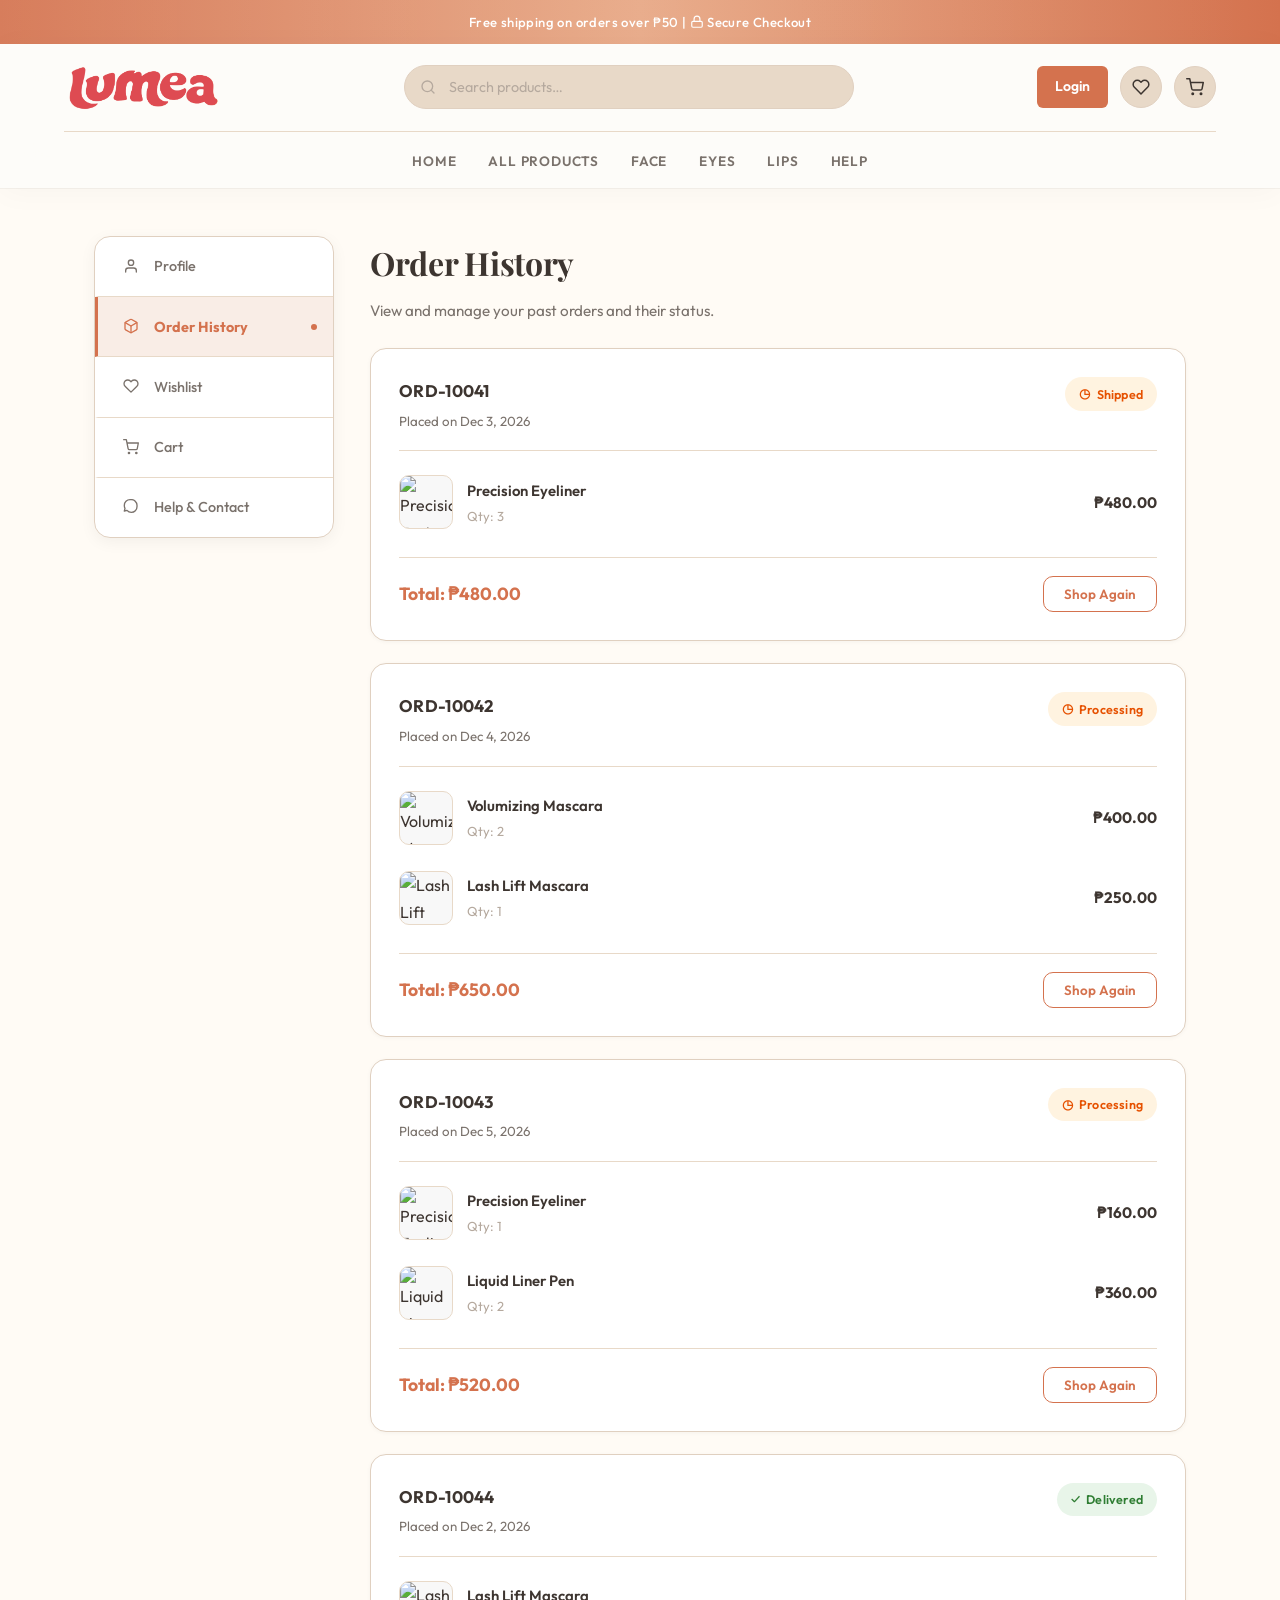
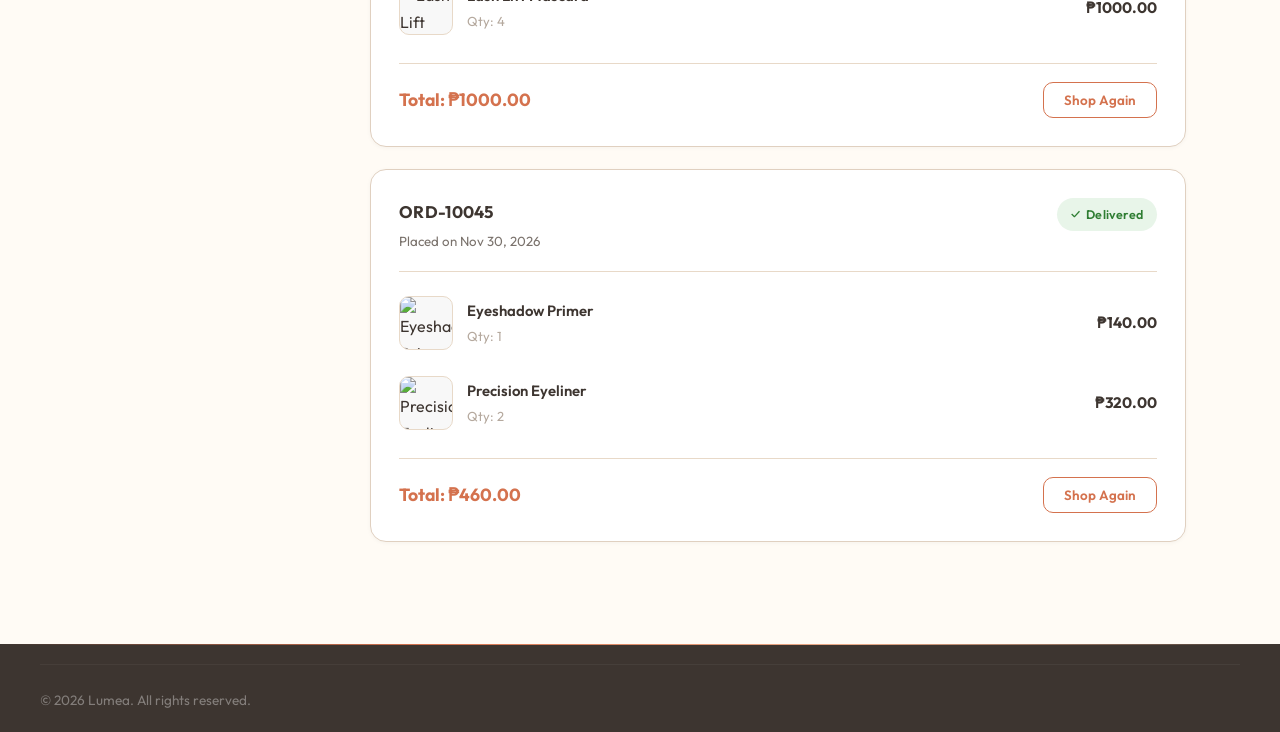
<file: E-comm/orders.html>
<!DOCTYPE html>
<html lang="en">

<head>
    <meta charset="UTF-8">
    <meta name="viewport" content="width=device-width, initial-scale=1.0">
    <title>Lumea — Order History</title>
    <meta name="description" content="View your Lumea order history.">
    <link rel="preconnect" href="https://fonts.googleapis.com">
    <link rel="preconnect" href="https://fonts.gstatic.com" crossorigin>
    <link
        href="https://fonts.googleapis.com/css2?family=Outfit:wght@300;400;500;600;700;800&family=Playfair+Display:ital,wght@0,600;0,700;1,600&display=swap"
        rel="stylesheet">
    <link rel="stylesheet" href="landing.css?v=2">
    <link rel="stylesheet" href="hub.css?v=2">
    <link rel="stylesheet" href="auth.css?v=2">
    <style>
        .order-card {
            background-color: white;
            border-radius: var(--radius-md);
            border: 1px solid var(--color-border);
            padding: 28px;
            margin-bottom: 22px;
            box-shadow: var(--shadow-xs);
            display: flex;
            flex-direction: column;
            gap: 18px;
            transition: all 0.3s cubic-bezier(0.4, 0, 0.2, 1);
        }

        .order-card:hover {
            box-shadow: var(--shadow-md);
            border-color: var(--color-border-light);
            transform: translateY(-2px);
        }

        .order-header {
            display: flex;
            justify-content: space-between;
            align-items: flex-start;
            border-bottom: 1px solid var(--color-border-light);
            padding-bottom: 18px;
        }

        .order-id {
            font-size: 1.05rem;
            font-weight: 700;
            color: var(--color-text-main);
            margin-bottom: 4px;
            letter-spacing: 0.3px;
        }

        .order-date {
            font-size: 0.83rem;
            color: var(--color-text-light);
        }

        .order-status {
            display: inline-flex;
            align-items: center;
            gap: 6px;
            padding: 6px 14px;
            border-radius: 20px;
            font-size: 0.78rem;
            font-weight: 600;
            letter-spacing: 0.2px;
        }

        .status-delivered {
            background-color: #E8F5E9;
            color: #2E7D32;
        }

        .status-delivered::before {
            content: '✓';
            font-size: 0.7rem;
        }

        .status-processing {
            background-color: #FFF3E0;
            color: #E65100;
        }

        .status-processing::before {
            content: '◷';
            font-size: 0.8rem;
        }

        .order-items {
            display: flex;
            flex-direction: column;
            gap: 14px;
        }

        .order-item {
            display: flex;
            align-items: center;
            justify-content: space-between;
            padding: 6px 0;
        }

        .item-details {
            display: flex;
            align-items: center;
            gap: 14px;
        }

        .item-placeholder {
            width: 54px;
            height: 54px;
            border-radius: var(--radius-sm);
            object-fit: cover;
            background-color: var(--color-background-alt);
            border: 1px solid var(--color-border-light);
        }

        .item-name {
            font-size: 0.93rem;
            font-weight: 600;
            color: var(--color-text-main);
        }

        .item-qty {
            font-size: 0.82rem;
            color: var(--color-text-muted);
            margin-top: 2px;
        }

        .item-price {
            font-weight: 700;
            color: var(--color-text-main);
            font-size: 0.95rem;
        }

        .order-footer {
            display: flex;
            justify-content: space-between;
            align-items: center;
            border-top: 1px solid var(--color-border-light);
            padding-top: 18px;
            margin-top: 4px;
        }

        .order-total {
            font-size: 1.1rem;
            font-weight: 700;
            color: var(--color-primary);
        }

        .btn-reorder {
            padding: 9px 20px;
            border: 1.5px solid var(--color-primary);
            background: transparent;
            color: var(--color-primary);
            border-radius: var(--radius-sm);
            font-weight: 600;
            font-size: 0.84rem;
            font-family: var(--font-body);
            cursor: pointer;
            transition: var(--transition);
        }

        .btn-reorder:hover {
            background: linear-gradient(135deg, var(--color-primary), var(--color-primary-hover));
            color: white;
            border-color: var(--color-primary);
            transform: translateY(-1px);
            box-shadow: 0 4px 14px rgba(92, 140, 110, 0.25);
        }

        .empty-orders {
            text-align: center;
            padding: 80px 24px;
            background: white;
            border-radius: var(--radius-md);
            border: 2px dashed var(--color-border);
            position: relative;
            overflow: hidden;
        }

        .empty-orders::before {
            content: '';
            position: absolute;
            inset: 0;
            background: radial-gradient(circle at 50% 30%, var(--color-primary-light) 0%, transparent 60%);
            opacity: 0.5;
            pointer-events: none;
        }
    </style>
</head>

<body class="hub-page">
    <!-- Announcement Bar -->
    <div class="announcement-bar">Free shipping on orders over ₱50 | <svg viewBox="0 0 24 24" fill="none" stroke="currentColor" stroke-width="2" stroke-linecap="round" stroke-linejoin="round" aria-hidden="true"><rect x="3" y="11" width="18" height="10" rx="2"></rect><path d="M7 11V7a5 5 0 0 1 10 0v4"></path></svg> Secure Checkout</div>

    <!-- Header -->
    <header class="header">
        <div class="header-top">
            <a href="landing.html?v=3" class="logo-container">
                <img src="lumea logo.png" alt="Lumea" class="logo-image">
            </a>
            <div class="search-container">
                <svg class="search-icon" viewBox="0 0 24 24" fill="none" stroke="currentColor" stroke-width="2"
                    stroke-linecap="round" stroke-linejoin="round">
                    <circle cx="11" cy="11" r="8"></circle>
                    <line x1="21" y1="21" x2="16.65" y2="16.65"></line>
                </svg>
                <div class="search-wrapper">
                    <input type="text" placeholder="Search products…" class="search-input" id="global-search-input">
                    <div class="search-suggestions-dropdown" id="search-suggestions-dropdown"></div>
                </div>
            </div>
            <div class="header-actions">
                <button class="icon-btn" id="nav-profile-btn" aria-label="User Profile">
                    <svg viewBox="0 0 24 24" fill="none" stroke="currentColor" stroke-width="2" stroke-linecap="round"
                        stroke-linejoin="round">
                        <path d="M20 21v-2a4 4 0 0 0-4-4H8a4 4 0 0 0-4 4v2"></path>
                        <circle cx="12" cy="7" r="4"></circle>
                    </svg>
                </button>
                <button class="icon-btn" id="nav-wishlist-btn" aria-label="Wishlist">
                    <svg viewBox="0 0 24 24" fill="none" stroke="currentColor" stroke-width="2" stroke-linecap="round"
                        stroke-linejoin="round">
                        <path
                            d="M20.84 4.61a5.5 5.5 0 0 0-7.78 0L12 5.67l-1.06-1.06a5.5 5.5 0 0 0-7.78 7.78l1.06 1.06L12 21.23l7.78-7.78 1.06-1.06a5.5 5.5 0 0 0 0-7.78z">
                        </path>
                    </svg>
                </button>
                <button class="icon-btn" id="nav-cart-btn" aria-label="Cart">
                    <svg viewBox="0 0 24 24" fill="none" stroke="currentColor" stroke-width="2" stroke-linecap="round"
                        stroke-linejoin="round">
                        <circle cx="9" cy="21" r="1"></circle>
                        <circle cx="20" cy="21" r="1"></circle>
                        <path d="M1 1h4l2.68 13.39a2 2 0 0 0 2 1.61h9.72a2 2 0 0 0 2-1.61L23 6H6"></path>
                    </svg>
                </button>
            </div>
        </div>
        <nav class="header-bottom">
            <ul class="nav-links">
                <li><a href="landing.html?v=3">Home</a></li>
                <li><a href="shop.html?v=3">All Products</a></li>
                <li><a href="shop.html?category=face&v=3">Face</a></li>
                <li><a href="shop.html?category=eyes&v=3">Eyes</a></li>
                <li><a href="shop.html?category=lips&v=3">Lips</a></li>
                <li><a href="help.html?v=3">Help</a></li>
            </ul>
        </nav>
    </header>

    <!-- Hub Body -->
    <div class="hub-body">
        <!-- Sidebar -->
        <aside class="hub-sidebar">
            <nav class="hub-nav">
                <a href="profile.html?v=3" class="hub-nav-item">
                    <span class="hub-nav-icon" aria-hidden="true"><svg viewBox="0 0 24 24" fill="none" stroke="currentColor" stroke-width="2" stroke-linecap="round" stroke-linejoin="round"><path d="M20 21v-2a4 4 0 0 0-4-4H8a4 4 0 0 0-4 4v2"></path><circle cx="12" cy="7" r="4"></circle></svg></span> Profile
                </a>
                <a href="orders.html?v=3" class="hub-nav-item active">
                    <span class="hub-nav-icon" aria-hidden="true"><svg viewBox="0 0 24 24" fill="none" stroke="currentColor" stroke-width="2" stroke-linecap="round" stroke-linejoin="round"><path d="M21 8a2 2 0 0 0-1-1.73l-7-4a2 2 0 0 0-2 0l-7 4A2 2 0 0 0 3 8v8a2 2 0 0 0 1 1.73l7 4a2 2 0 0 0 2 0l7-4A2 2 0 0 0 21 16Z"></path><path d="m3.3 7 8.7 5 8.7-5"></path><path d="M12 22V12"></path></svg></span> Order History
                </a>
                <a href="wishlist.html?v=3" class="hub-nav-item">
                    <span class="hub-nav-icon" aria-hidden="true"><svg viewBox="0 0 24 24" fill="none" stroke="currentColor" stroke-width="2" stroke-linecap="round" stroke-linejoin="round"><path d="M20.84 4.61a5.5 5.5 0 0 0-7.78 0L12 5.67l-1.06-1.06a5.5 5.5 0 0 0-7.78 7.78l1.06 1.06L12 21.23l7.78-7.78 1.06-1.06a5.5 5.5 0 0 0 0-7.78z"></path></svg></span> Wishlist
                </a>
                <a href="cart.html?v=3" class="hub-nav-item">
                    <span class="hub-nav-icon" aria-hidden="true"><svg viewBox="0 0 24 24" fill="none" stroke="currentColor" stroke-width="2" stroke-linecap="round" stroke-linejoin="round"><circle cx="9" cy="21" r="1"></circle><circle cx="20" cy="21" r="1"></circle><path d="M1 1h4l2.68 13.39a2 2 0 0 0 2 1.61h9.72a2 2 0 0 0 2-1.61L23 6H6"></path></svg></span> Cart
                </a>
                <a href="help.html?v=3" class="hub-nav-item">
                    <span class="hub-nav-icon" aria-hidden="true"><svg viewBox="0 0 24 24" fill="none" stroke="currentColor" stroke-width="2" stroke-linecap="round" stroke-linejoin="round"><path d="M21 11.5a8.5 8.5 0 0 1-8.5 8.5A8.4 8.4 0 0 1 6 17l-4 1 1-4a8.4 8.4 0 0 1-1-4.5A8.5 8.5 0 0 1 10.5 1h1A8.5 8.5 0 0 1 21 10v1.5Z"></path></svg></span> Help & Contact
                </a>
            </nav>
        </aside>

        <!-- Main Content -->
        <main class="hub-content">
            <h1 class="hub-page-title">Order History</h1>
            <p style="color:var(--color-text-light); margin-bottom:24px; font-size: 0.95rem;">View and manage your past
                orders and their status.</p>

            <div id="orders-container">
                <!-- Populated by JS below -->
            </div>

        </main>
    </div>

    <!-- Footer -->
    <footer class="footer">
        <div class="footer-container">
            <div class="footer-bottom">
                <p>&copy; 2026 Lumea. All rights reserved.</p>
            </div>
        </div>
    </footer>

    <script src="db-config.js"></script>
    <script src="db.js"></script>
    <script src="data.js?v=3"></script>
    <script src="auth.js"></script>
    <script src="store.js"></script>
    <script src="search.js"></script>
    <script src="nav.js"></script>
    <script>
        document.addEventListener('DOMContentLoaded', () => {
            const container = document.getElementById('orders-container');
            const orders = JSON.parse(localStorage.getItem('lumea_orders') || '[]');

            if (orders.length === 0) {
                container.innerHTML = `
                    <div class="empty-orders">
                        <div style="font-size:3.5rem; margin-bottom:16px;"><svg viewBox="0 0 24 24" width="56" height="56" fill="none" stroke="currentColor" stroke-width="1.8" stroke-linecap="round" stroke-linejoin="round" aria-hidden="true"><path d="M6 7h12l1 13H5L6 7Z"></path><path d="M9 7a3 3 0 0 1 6 0"></path></svg></div>
                        <h3 style="font-family:var(--font-heading); font-size:1.5rem; margin-bottom:10px;">No Orders Yet</h3>
                        <p style="color:var(--color-text-light); margin-bottom:28px; max-width:320px; margin-left:auto; margin-right:auto; line-height:1.5;">Looks like you haven't placed any orders yet. Start browsing our collection!</p>
                        <a href="shop.html?v=3" class="btn-save" style="display:inline-block;text-decoration:none;padding:14px 32px;">Start Shopping</a>
                    </div>`;
                return;
            }

            orders.forEach(order => {
                const statusClass = order.status === 'Delivered' ? 'status-delivered' : 'status-processing';

                const itemsHtml = order.items.map(item => `
                    <div class="order-item">
                        <div class="item-details">
                            <img src="${item.imgUrl || ''}" alt="${item.name}" class="item-placeholder"
                                onerror="this.style.background='#f8f8f8'; this.removeAttribute('src');">
                            <div>
                                <div class="item-name">${item.name}</div>
                                <div class="item-qty">Qty: ${item.qty}</div>
                            </div>
                        </div>
                        <div class="item-price">₱${(item.price * item.qty).toFixed(2)}</div>
                    </div>`).join('');

                const card = `
                    <div class="order-card">
                        <div class="order-header">
                            <div>
                                <div class="order-id">${order.id}</div>
                                <div class="order-date">Placed on ${order.date}</div>
                            </div>
                            <div class="order-status ${statusClass}">${order.status}</div>
                        </div>
                        <div class="order-items">${itemsHtml}</div>
                        <div class="order-footer">
                            <div class="order-total">Total: ₱${order.total.toFixed(2)}</div>
                            <button class="btn-reorder" onclick="window.location.href='shop.html?v=3'">Shop Again</button>
                        </div>
                    </div>`;
                container.insertAdjacentHTML('beforeend', card);
            });
        });
    </script>
</body>

</html>
</file>
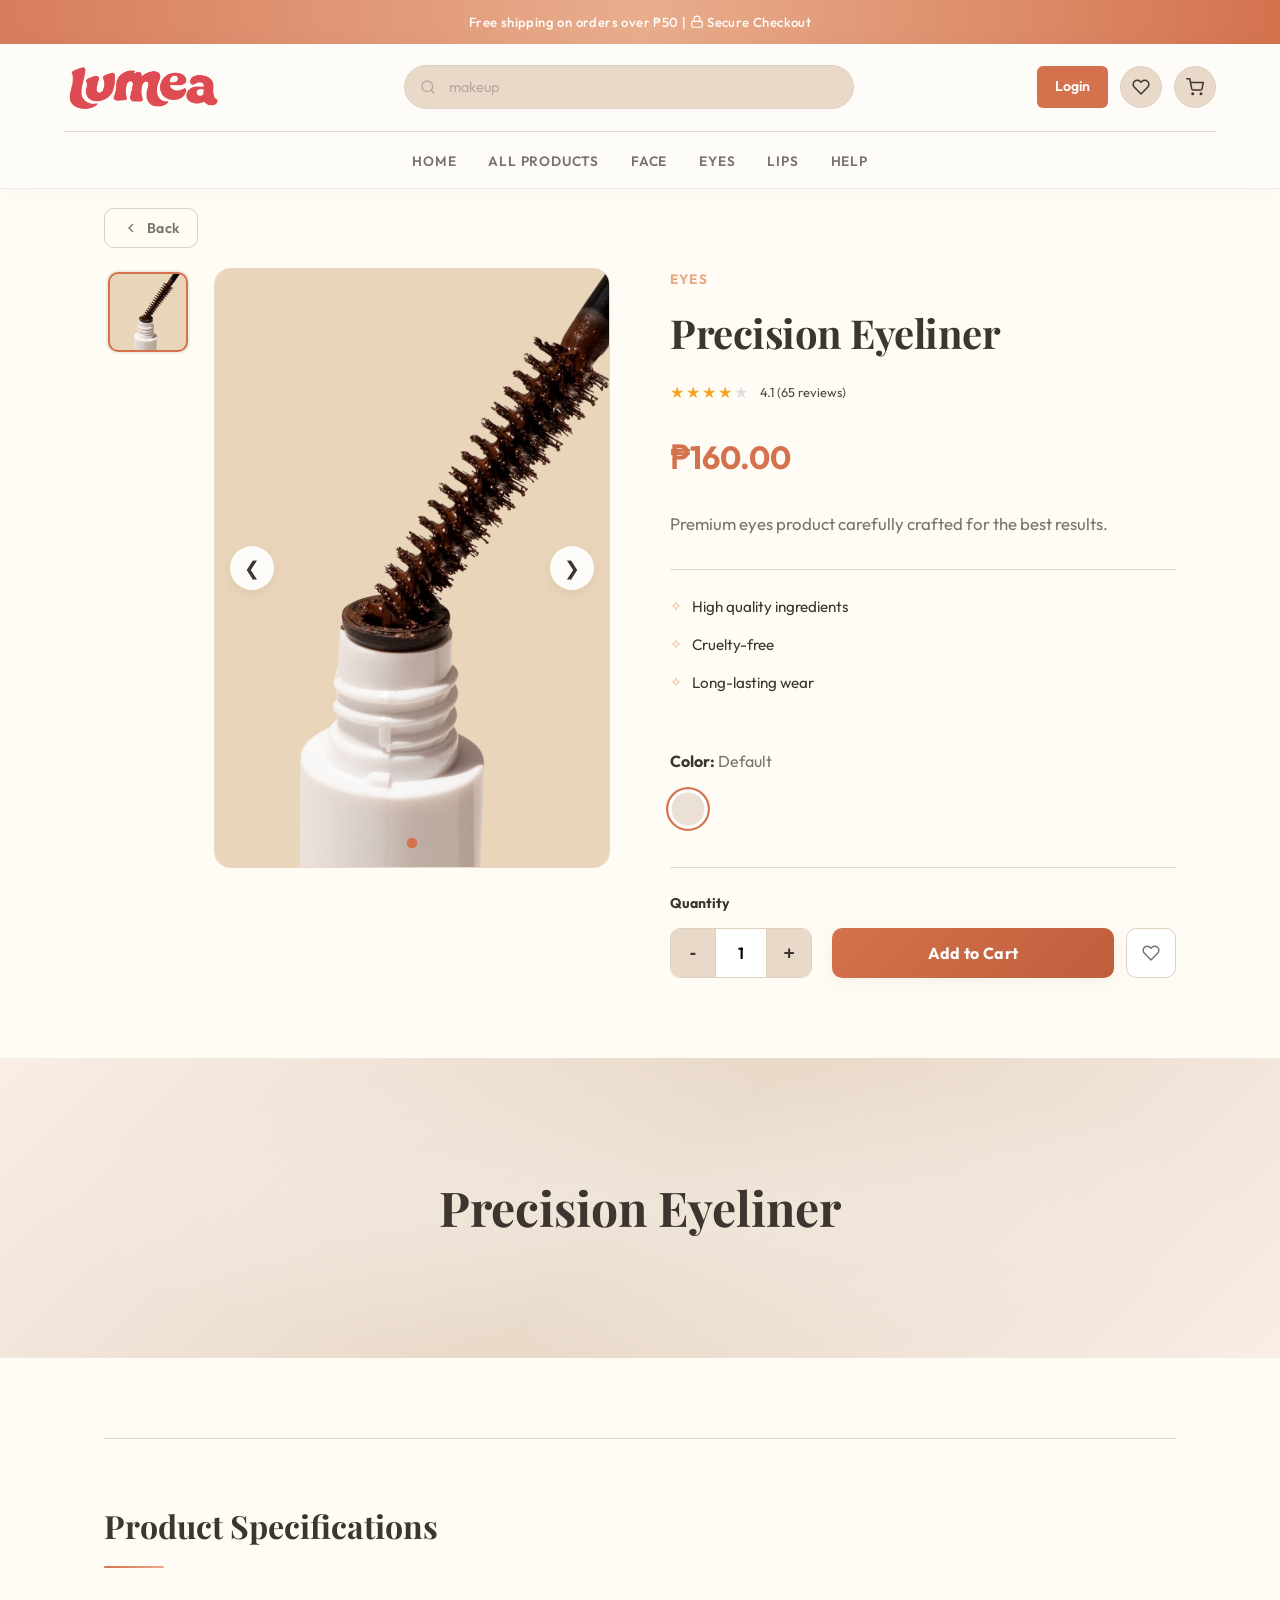
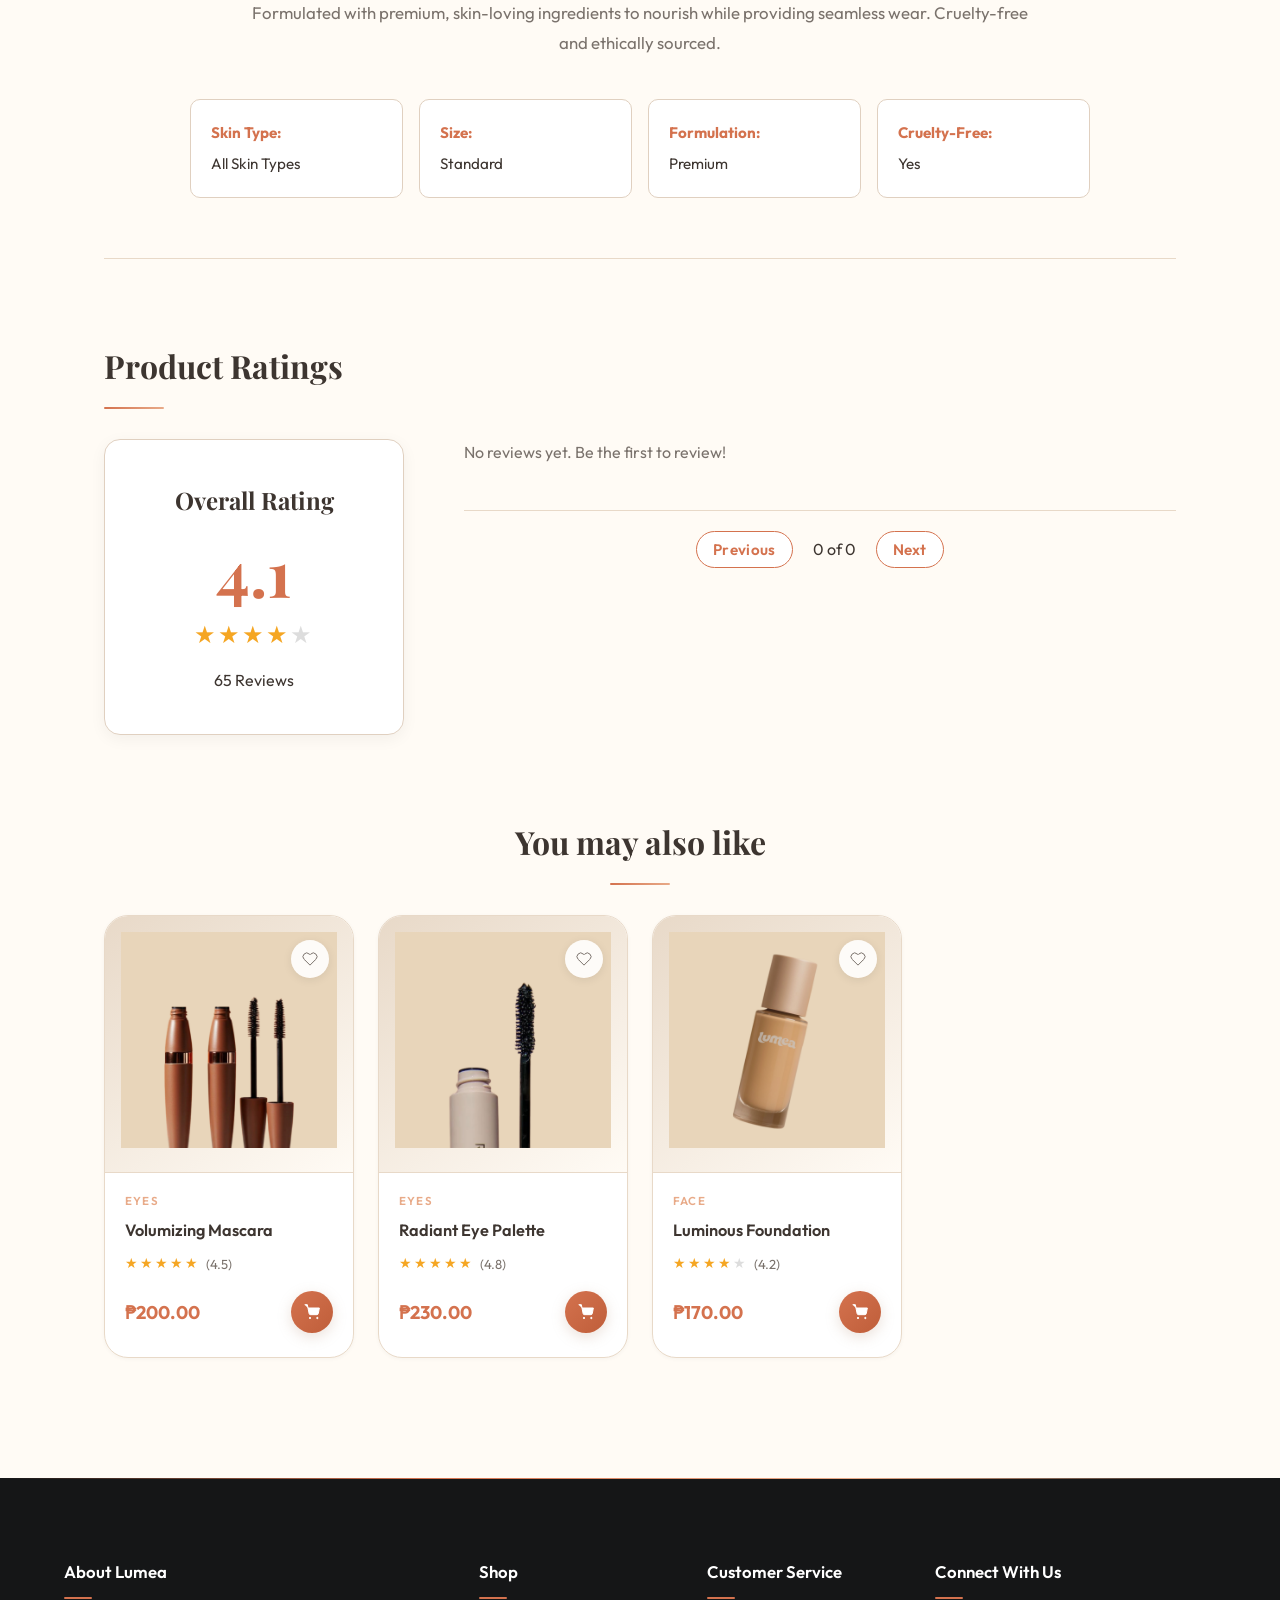
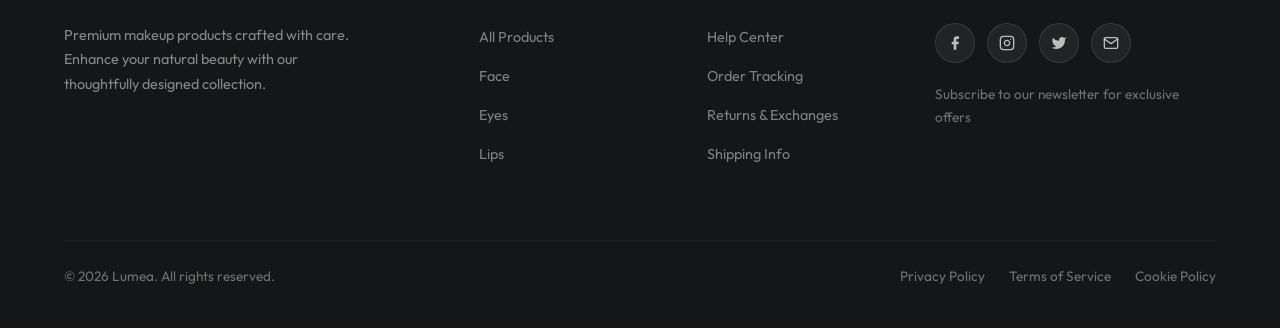
<file: E-comm/product.html>
<!DOCTYPE html>
<html lang="en">

<head>
    <meta charset="UTF-8">
    <meta name="viewport" content="width=device-width, initial-scale=1.0">
    <title>Lumea - Product Details</title>
    <meta name="description" content="View product specifications, details, and reviews.">
    <link rel="preconnect" href="https://fonts.googleapis.com">
    <link rel="preconnect" href="https://fonts.gstatic.com" crossorigin>
    <link
        href="https://fonts.googleapis.com/css2?family=Outfit:wght@300;400;500;600;700;800&family=Playfair+Display:ital,wght@0,600;0,700;1,600&display=swap"
        rel="stylesheet">
    <link rel="stylesheet" href="landing.css?v=2">
    <link rel="stylesheet" href="product.css">
    <link rel="stylesheet" href="auth.css?v=2">
</head>

<body>
    <!-- Announcement Bar -->
    <div class="announcement-bar">
        Free shipping on orders over ₱50 | <svg viewBox="0 0 24 24" fill="none" stroke="currentColor" stroke-width="2" stroke-linecap="round" stroke-linejoin="round" aria-hidden="true"><rect x="3" y="11" width="18" height="10" rx="2"></rect><path d="M7 11V7a5 5 0 0 1 10 0v4"></path></svg> Secure Checkout
    </div>

    <!-- Header Section -->
    <header class="header">
        <div class="header-top">
            <a href="landing.html?v=3" class="logo-container">
                <img src="lumea logo.png" alt="Lumea" class="logo-image">
            </a>
            <div class="search-container">
                <svg class="search-icon" viewBox="0 0 24 24" fill="none" stroke="currentColor" stroke-width="2"
                    stroke-linecap="round" stroke-linejoin="round">
                    <circle cx="11" cy="11" r="8"></circle>
                    <line x1="21" y1="21" x2="16.65" y2="16.65"></line>
                </svg>
                <div class="search-wrapper">
                    <input type="text" placeholder="makeup" class="search-input" id="global-search-input">
                    <!-- Dropdown for autocomplete suggestions -->
                    <div class="search-suggestions-dropdown" id="search-suggestions-dropdown">
                        <!-- Populated by JS -->
                    </div>
                </div>
            </div>
            <div class="header-actions">
                <button class="icon-btn" id="nav-profile-btn" aria-label="User Profile">
                    <svg viewBox="0 0 24 24" fill="none" stroke="currentColor" stroke-width="2" stroke-linecap="round"
                        stroke-linejoin="round">
                        <path d="M20 21v-2a4 4 0 0 0-4-4H8a4 4 0 0 0-4 4v2"></path>
                        <circle cx="12" cy="7" r="4"></circle>
                    </svg>
                </button>
                <button class="icon-btn" id="nav-wishlist-btn" aria-label="Wishlist">
                    <svg viewBox="0 0 24 24" fill="none" stroke="currentColor" stroke-width="2" stroke-linecap="round"
                        stroke-linejoin="round">
                        <path
                            d="M20.84 4.61a5.5 5.5 0 0 0-7.78 0L12 5.67l-1.06-1.06a5.5 5.5 0 0 0-7.78 7.78l1.06 1.06L12 21.23l7.78-7.78 1.06-1.06a5.5 5.5 0 0 0 0-7.78z">
                        </path>
                    </svg>
                </button>
                <button class="icon-btn" id="nav-cart-btn" aria-label="Cart">
                    <svg viewBox="0 0 24 24" fill="none" stroke="currentColor" stroke-width="2" stroke-linecap="round"
                        stroke-linejoin="round">
                        <circle cx="9" cy="21" r="1"></circle>
                        <circle cx="20" cy="21" r="1"></circle>
                        <path d="M1 1h4l2.68 13.39a2 2 0 0 0 2 1.61h9.72a2 2 0 0 0 2-1.61L23 6H6"></path>
                    </svg>
                </button>
            </div>
        </div>
        <nav class="header-bottom">
            <ul class="nav-links">
                <li><a href="landing.html?v=3">Home</a></li>
                <li><a href="shop.html?v=3">All Products</a></li>
                <li><a href="shop.html?category=face&v=3">Face</a></li>
                <li><a href="shop.html?category=eyes&v=3">Eyes</a></li>
                <li><a href="shop.html?category=lips&v=3">Lips</a></li>
                <li><a href="help.html?v=3">Help</a></li>
            </ul>
        </nav>
    </header>

    <!-- Main Product Layout layout -->
    <main class="product-main">

        <!-- Breadcrumb / Back Navigation -->
        <div class="breadcrumb-container">
            <button class="btn btn-outline back-btn" onclick="history.back()">
                <svg viewBox="0 0 24 24" fill="none" stroke="currentColor" stroke-width="2" width="16" height="16">
                    <polyline points="15 18 9 12 15 6"></polyline>
                </svg>
                Back
            </button>
        </div>

        <!-- Product Hero: Gallery + Info -->
        <section class="product-hero layout-container">
            <!-- Left Side: Image Carousel Gallery -->
            <div class="product-gallery">
                <div class="thumbnail-list" id="thumbnail-list">
                    <!-- Thumbnails populated by JS -->
                </div>
                <div class="main-image-display" id="main-image-display">
                    <button class="carousel-btn prev-btn" onclick="prevImage()" aria-label="Previous Image">❮</button>
                    <!-- Main Image content populated by JS -->
                    <div id="main-image-content" class="main-image-placeholder"></div>
                    <button class="carousel-btn next-btn" onclick="nextImage()" aria-label="Next Image">❯</button>

                    <div class="carousel-indicators" id="carousel-indicators">
                        <!-- Indicators populated by JS -->
                    </div>
                </div>
            </div>

            <!-- Right Side: Product Info -->
            <div class="product-info-panel">
                <div class="info-badge" id="product-category">Category</div>
                <h1 class="product-title" id="product-title">Product Title</h1>

                <div class="product-rating-overview">
                    <div class="stars" id="product-stars">★★★★★</div>
                    <span class="rating-text" id="product-rating-text">0.0 (0 reviews)</span>
                </div>

                <div class="product-price-large" id="product-price">₱0.00</div>

                <p class="product-short-desc" id="product-short-desc">
                    Product description will appear here.
                </p>

                <ul class="product-bullet-list" id="product-bullet-list">
                    <!-- Details populated by JS -->
                </ul>

                <!-- Options -->
                <div class="product-options" id="product-options-container">
                    <label class="option-label">Color: <span id="selected-color-name">Select</span></label>
                    <div class="color-swatches" id="color-swatches">
                        <!-- Swatches populated by JS -->
                    </div>
                </div>

                <!-- Actions -->
                <div class="product-actions-block">
                    <div class="quantity-input">
                        <label for="quantity">Quantity</label>
                        <div class="quantity-controls">
                            <button type="button" class="qty-btn" onclick="updateQty(-1)">-</button>
                            <input type="number" id="quantity" value="1" min="1" max="10">
                            <button type="button" class="qty-btn" onclick="updateQty(1)">+</button>
                        </div>
                    </div>

                    <div class="action-buttons-row">
                        <button class="btn btn-primary add-to-cart-btn-large" onclick="addToCart()">Add to Cart</button>
                        <button class="wishlist-action-btn icon-btn" aria-label="Add to wishlist"
                            onclick="toggleProductWishlist()">
                            <svg viewBox="0 0 24 24" fill="none" stroke="currentColor" stroke-width="2">
                                <path
                                    d="M20.84 4.61a5.5 5.5 0 0 0-7.78 0L12 5.67l-1.06-1.06a5.5 5.5 0 0 0-7.78 7.78l1.06 1.06L12 21.23l7.78-7.78 1.06-1.06a5.5 5.5 0 0 0 0-7.78z">
                                </path>
                            </svg>
                        </button>
                    </div>
                </div>
            </div>
        </section>

        <!-- Mid Banner Section -->
        <section class="product-banner-strip" id="product-banner-strip">
            <h2 id="banner-text">Discover Your Glow</h2>
        </section>

        <!-- Product Specifications Section -->
        <section class="product-specs layout-container">
            <div class="specs-block clear-box">
                <h2 class="elegant-heading">Product Specifications</h2>
                <div class="specs-content placeholder-text text-center elegant-body">
                    <p>Formulated with premium, skin-loving ingredients to nourish while providing seamless wear.
                        Cruelty-free and ethically sourced.</p>
                    <div class="specs-grid">
                        <div class="spec-item"><strong>Skin Type:</strong> All Skin Types</div>
                        <div class="spec-item"><strong>Size:</strong> Standard</div>
                        <div class="spec-item"><strong>Formulation:</strong> Premium</div>
                        <div class="spec-item"><strong>Cruelty-Free:</strong> Yes</div>
                    </div>
                </div>
            </div>
        </section>

        <!-- Reviews Section -->
        <section class="product-reviews layout-container">
            <div class="reviews-header-flex">
                <h2 class="elegant-heading text-left">Product Ratings</h2>
            </div>

            <div class="reviews-split-layout">
                <div class="reviews-overview-box clear-box text-center">
                    <h2 class="overall-rating-title">Overall Rating</h2>
                    <div class="rating-breakdown">
                        <div class="rating-large" id="overview-rating-num">0.0</div>
                        <div class="stars" id="overview-rating-stars">★★★★★</div>
                        <div id="overview-rating-count">0 Reviews</div>
                    </div>
                </div>

                <div class="reviews-list-container">
                    <div id="reviews-container">
                        <!-- Reviews populated by JS -->
                    </div>

                    <div class="reviews-pagination">
                        <button class="btn btn-outline small" onclick="prevReviewPage()">Previous</button>
                        <span id="review-page-info">1 of 1</span>
                        <button class="btn btn-outline small" onclick="nextReviewPage()">Next</button>
                    </div>
                </div>
            </div>
        </section>

        <!-- Related Products Section (Using Existing Grid Component) -->
        <section class="related-products layout-container">
            <h2 class="elegant-heading text-center">You may also like</h2>

            <!-- JS dynamic grid -->
            <div class="product-grid shop-grid centered-grid" id="related-products-grid">
                <!-- Products Populated by JS -->
            </div>
        </section>
    </main>

    <!-- Footer Section -->
    <footer class="footer">
        <div class="footer-container">
            <div class="footer-grid">
                <!-- Column 1 -->
                <div class="footer-col">
                    <h4 class="footer-heading">About Lumea</h4>
                    <p class="footer-text">
                        Premium makeup products crafted with care. Enhance your natural beauty with our thoughtfully
                        designed collection.
                    </p>
                </div>

                <!-- Column 2 (Interactive Links) -->
                <div class="footer-col">
                    <h4 class="footer-heading">Shop</h4>
                    <ul class="footer-links">
                        <li><a href="shop.html?v=3">All Products</a></li>
                        <li><a href="shop.html?category=face&v=3">Face</a></li>
                        <li><a href="shop.html?category=eyes&v=3">Eyes</a></li>
                        <li><a href="shop.html?category=lips&v=3">Lips</a></li>
                    </ul>
                </div>

                <!-- Column 3 (Non-interactive anchors) -->
                <div class="footer-col">
                    <h4 class="footer-heading">Customer Service</h4>
                    <ul class="footer-links">
                        <li><a href="help.html?v=3">Help Center</a></li>
                        <li><a href="#">Order Tracking</a></li>
                        <li><a href="#">Returns & Exchanges</a></li>
                        <li><a href="#">Shipping Info</a></li>
                    </ul>
                </div>

                <!-- Column 4 -->
                <div class="footer-col">
                    <h4 class="footer-heading">Connect With Us</h4>
                    <div class="social-links">
                        <a href="#" class="social-icon" aria-label="Facebook">
                            <svg viewBox="0 0 24 24" fill="currentColor" width="16" height="16">
                                <path d="M18 2h-3a5 5 0 0 0-5 5v3H7v4h3v8h4v-8h3l1-4h-4V7a1 1 0 0 1 1-1h3z"></path>
                            </svg>
                        </a>
                        <a href="#" class="social-icon" aria-label="Instagram">
                            <svg viewBox="0 0 24 24" fill="none" stroke="currentColor" stroke-width="2"
                                stroke-linecap="round" stroke-linejoin="round" width="16" height="16">
                                <rect x="2" y="2" width="20" height="20" rx="5" ry="5"></rect>
                                <path d="M16 11.37A4 4 0 1 1 12.63 8 4 4 0 0 1 16 11.37z"></path>
                                <line x1="17.5" y1="6.5" x2="17.51" y2="6.5"></line>
                            </svg>
                        </a>
                        <a href="#" class="social-icon" aria-label="Twitter">
                            <svg viewBox="0 0 24 24" fill="currentColor" width="16" height="16">
                                <path
                                    d="M23 3a10.9 10.9 0 0 1-3.14 1.53 4.48 4.48 0 0 0-7.86 3v1A10.66 10.66 0 0 1 3 4s-4 9 5 13a11.64 11.64 0 0 1-7 2c9 5 20 0 20-11.5a4.5 4.5 0 0 0-.08-.83A7.72 7.72 0 0 0 23 3z">
                                </path>
                            </svg>
                        </a>
                        <a href="#" class="social-icon" aria-label="Email">
                            <svg viewBox="0 0 24 24" fill="none" stroke="currentColor" stroke-width="2"
                                stroke-linecap="round" stroke-linejoin="round" width="16" height="16">
                                <path d="M4 4h16c1.1 0 2 .9 2 2v12c0 1.1-.9 2-2 2H4c-1.1 0-2-.9-2-2V6c0-1.1.9-2 2-2z">
                                </path>
                                <polyline points="22,6 12,13 2,6"></polyline>
                            </svg>
                        </a>
                    </div>
                    <p class="footer-subtext mt-4">Subscribe to our newsletter for exclusive offers</p>
                </div>
            </div>

            <div class="footer-bottom">
                <p>&copy; 2026 Lumea. All rights reserved.</p>
                <div class="footer-bottom-links">
                    <a href="#">Privacy Policy</a>
                    <a href="#">Terms of Service</a>
                    <a href="#">Cookie Policy</a>
                </div>
            </div>
        </div>
    </footer>

    <!-- JS for interactivty -->
    <script src="db-config.js"></script>
    <script src="db.js"></script>
    <script src="data.js?v=3"></script>
    <script src="auth.js"></script>
    <script src="store.js"></script>
    <script src="search.js"></script>
    <script src="product.js"></script>
    <script src="nav.js"></script>
</body>

</html>
</file>
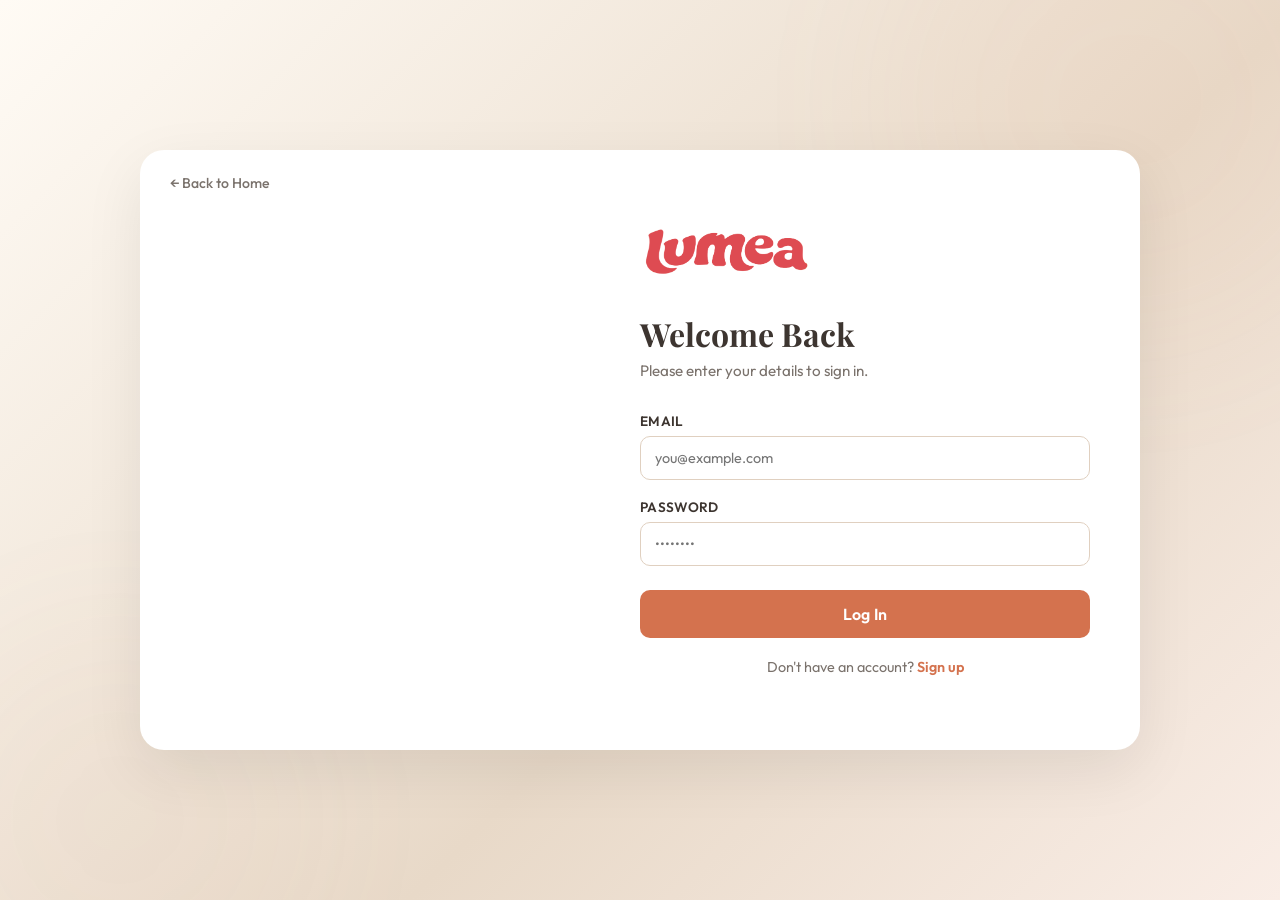
<file: E-comm/profile.html>
<!DOCTYPE html>
<html lang="en">

<head>
    <meta charset="UTF-8">
    <meta name="viewport" content="width=device-width, initial-scale=1.0">
    <title>Lumea — My Profile</title>
    <meta name="description" content="Manage your Lumea account profile, address and settings.">
    <link rel="preconnect" href="https://fonts.googleapis.com">
    <link rel="preconnect" href="https://fonts.gstatic.com" crossorigin>
    <link
        href="https://fonts.googleapis.com/css2?family=Outfit:wght@300;400;500;600;700;800&family=Playfair+Display:ital,wght@0,600;0,700;1,600&display=swap"
        rel="stylesheet">
    <link rel="stylesheet" href="landing.css?v=2">
    <link rel="stylesheet" href="hub.css?v=2">
    <link rel="stylesheet" href="auth.css?v=2">
</head>

<body class="hub-page">

    <!-- Announcement Bar -->
    <div class="announcement-bar">Free shipping on orders over ₱50 | <svg viewBox="0 0 24 24" fill="none" stroke="currentColor" stroke-width="2" stroke-linecap="round" stroke-linejoin="round" aria-hidden="true"><rect x="3" y="11" width="18" height="10" rx="2"></rect><path d="M7 11V7a5 5 0 0 1 10 0v4"></path></svg> Secure Checkout</div>

    <!-- Header -->
    <header class="header">
        <div class="header-top">
            <a href="landing.html?v=3" class="logo-container">
                <img src="lumea logo.png" alt="Lumea" class="logo-image">
            </a>
            <div class="search-container">
                <svg class="search-icon" viewBox="0 0 24 24" fill="none" stroke="currentColor" stroke-width="2"
                    stroke-linecap="round" stroke-linejoin="round">
                    <circle cx="11" cy="11" r="8"></circle>
                    <line x1="21" y1="21" x2="16.65" y2="16.65"></line>
                </svg>
                <div class="search-wrapper">
                    <input type="text" placeholder="Search products…" class="search-input" id="global-search-input">
                    <div class="search-suggestions-dropdown" id="search-suggestions-dropdown"></div>
                </div>
            </div>
            <div class="header-actions">
                <button class="icon-btn" id="nav-profile-btn" aria-label="User Profile">
                    <svg viewBox="0 0 24 24" fill="none" stroke="currentColor" stroke-width="2" stroke-linecap="round"
                        stroke-linejoin="round">
                        <path d="M20 21v-2a4 4 0 0 0-4-4H8a4 4 0 0 0-4 4v2"></path>
                        <circle cx="12" cy="7" r="4"></circle>
                    </svg>
                </button>
                <button class="icon-btn" id="nav-wishlist-btn" aria-label="Wishlist">
                    <svg viewBox="0 0 24 24" fill="none" stroke="currentColor" stroke-width="2" stroke-linecap="round"
                        stroke-linejoin="round">
                        <path
                            d="M20.84 4.61a5.5 5.5 0 0 0-7.78 0L12 5.67l-1.06-1.06a5.5 5.5 0 0 0-7.78 7.78l1.06 1.06L12 21.23l7.78-7.78 1.06-1.06a5.5 5.5 0 0 0 0-7.78z">
                        </path>
                    </svg>
                </button>
                <button class="icon-btn" id="nav-cart-btn" aria-label="Cart">
                    <svg viewBox="0 0 24 24" fill="none" stroke="currentColor" stroke-width="2" stroke-linecap="round"
                        stroke-linejoin="round">
                        <circle cx="9" cy="21" r="1"></circle>
                        <circle cx="20" cy="21" r="1"></circle>
                        <path d="M1 1h4l2.68 13.39a2 2 0 0 0 2 1.61h9.72a2 2 0 0 0 2-1.61L23 6H6"></path>
                    </svg>
                </button>
            </div>
        </div>
        <nav class="header-bottom">
            <ul class="nav-links">
                <li><a href="landing.html?v=3">Home</a></li>
                <li><a href="shop.html?v=3">All Products</a></li>
                <li><a href="shop.html?category=face&v=3">Face</a></li>
                <li><a href="shop.html?category=eyes&v=3">Eyes</a></li>
                <li><a href="shop.html?category=lips&v=3">Lips</a></li>
                <li><a href="help.html?v=3">Help</a></li>
            </ul>
        </nav>
    </header>

    <!-- Hub Body -->
    <div class="hub-body">
        <!-- Sidebar -->
        <aside class="hub-sidebar">
            <nav class="hub-nav">
                <a href="profile.html?v=3" class="hub-nav-item active">
                    <span class="hub-nav-icon" aria-hidden="true"><svg viewBox="0 0 24 24" fill="none" stroke="currentColor" stroke-width="2" stroke-linecap="round" stroke-linejoin="round"><path d="M20 21v-2a4 4 0 0 0-4-4H8a4 4 0 0 0-4 4v2"></path><circle cx="12" cy="7" r="4"></circle></svg></span> Profile
                </a>
                <a href="orders.html?v=3" class="hub-nav-item">
                    <span class="hub-nav-icon" aria-hidden="true"><svg viewBox="0 0 24 24" fill="none" stroke="currentColor" stroke-width="2" stroke-linecap="round" stroke-linejoin="round"><path d="M21 8a2 2 0 0 0-1-1.73l-7-4a2 2 0 0 0-2 0l-7 4A2 2 0 0 0 3 8v8a2 2 0 0 0 1 1.73l7 4a2 2 0 0 0 2 0l7-4A2 2 0 0 0 21 16Z"></path><path d="m3.3 7 8.7 5 8.7-5"></path><path d="M12 22V12"></path></svg></span> Order History
                </a>
                <a href="wishlist.html?v=3" class="hub-nav-item">
                    <span class="hub-nav-icon" aria-hidden="true"><svg viewBox="0 0 24 24" fill="none" stroke="currentColor" stroke-width="2" stroke-linecap="round" stroke-linejoin="round"><path d="M20.84 4.61a5.5 5.5 0 0 0-7.78 0L12 5.67l-1.06-1.06a5.5 5.5 0 0 0-7.78 7.78l1.06 1.06L12 21.23l7.78-7.78 1.06-1.06a5.5 5.5 0 0 0 0-7.78z"></path></svg></span> Wishlist
                </a>
                <a href="cart.html?v=3" class="hub-nav-item">
                    <span class="hub-nav-icon" aria-hidden="true"><svg viewBox="0 0 24 24" fill="none" stroke="currentColor" stroke-width="2" stroke-linecap="round" stroke-linejoin="round"><circle cx="9" cy="21" r="1"></circle><circle cx="20" cy="21" r="1"></circle><path d="M1 1h4l2.68 13.39a2 2 0 0 0 2 1.61h9.72a2 2 0 0 0 2-1.61L23 6H6"></path></svg></span> Cart
                </a>
                <a href="help.html?v=3" class="hub-nav-item">
                    <span class="hub-nav-icon" aria-hidden="true"><svg viewBox="0 0 24 24" fill="none" stroke="currentColor" stroke-width="2" stroke-linecap="round" stroke-linejoin="round"><path d="M21 11.5a8.5 8.5 0 0 1-8.5 8.5A8.4 8.4 0 0 1 6 17l-4 1 1-4a8.4 8.4 0 0 1-1-4.5A8.5 8.5 0 0 1 10.5 1h1A8.5 8.5 0 0 1 21 10v1.5Z"></path></svg></span> Help & Contact
                </a>
            </nav>
        </aside>

        <!-- Main Content -->
        <main class="hub-content">
            <h1 class="hub-page-title">My Profile</h1>

            <!-- Personal Information -->
            <div class="hub-card" id="card-personal">
                <div class="hub-card-header">
                    <span class="hub-card-title">Personal Information</span>
                    <button class="hub-edit-btn" onclick="enableEdit('personal')">Edit</button>
                </div>
                <div class="form-grid">
                    <div class="field-group-hub">
                        <label>First Name</label>
                        <input type="text" id="pf-first-name" disabled>
                    </div>
                    <div class="field-group-hub">
                        <label>Last Name</label>
                        <input type="text" id="pf-last-name" disabled>
                    </div>
                    <div class="field-group-hub">
                        <label>Email Address</label>
                        <input type="email" id="pf-email" disabled>
                    </div>
                    <div class="field-group-hub">
                        <label>Phone Number</label>
                        <input type="tel" id="pf-phone" disabled>
                    </div>
                </div>
                <div class="hub-actions" id="actions-personal">
                    <button class="btn-save" onclick="saveSection('personal')">Save Changes</button>
                    <button class="btn-cancel" onclick="cancelEdit('personal')">Cancel</button>
                </div>
            </div>

            <!-- Shipping Address -->
            <div class="hub-card" id="card-address">
                <div class="hub-card-header">
                    <span class="hub-card-title">Shipping Address</span>
                    <button class="hub-edit-btn" onclick="enableEdit('address')">Edit</button>
                </div>
                <div class="form-grid">
                    <div class="field-group-hub field-full">
                        <label>Street Address</label>
                        <input type="text" id="pf-street" disabled>
                    </div>
                    <div class="field-group-hub">
                        <label>City</label>
                        <input type="text" id="pf-city" disabled>
                    </div>
                    <div class="field-group-hub">
                        <label>Postal Code</label>
                        <input type="text" id="pf-postal" disabled>
                    </div>
                </div>
                <div class="hub-actions" id="actions-address">
                    <button class="btn-save" onclick="saveSection('address')">Save Changes</button>
                    <button class="btn-cancel" onclick="cancelEdit('address')">Cancel</button>
                </div>
            </div>

            <!-- Account Settings -->
            <div class="hub-card">
                <div class="hub-card-header">
                    <span class="hub-card-title">Account Settings</span>
                </div>
                <div class="password-row">
                    <div>
                        <div
                            style="font-size:0.78rem;font-weight:600;color:var(--color-text-light);text-transform:uppercase;letter-spacing:0.5px;margin-bottom:6px;">
                            Password</div>
                        <div class="password-masked">••••••••••••</div>
                    </div>
                    <button class="hub-edit-btn" onclick="togglePasswordChange()">Change</button>
                </div>
                <div id="password-change-form" style="display:none;margin-top:20px;">
                    <div class="form-grid">
                        <div class="field-group-hub">
                            <label>New Password</label>
                            <input type="password" id="pf-new-pw" placeholder="Min. 8 characters">
                        </div>
                        <div class="field-group-hub">
                            <label>Confirm Password</label>
                            <input type="password" id="pf-confirm-pw" placeholder="Retype new password">
                        </div>
                    </div>
                    <div id="pw-error" style="color:#C0392B;font-size:0.82rem;margin-top:8px;display:none;"></div>
                    <div class="hub-actions visible" style="margin-top:16px;padding-top:16px;">
                        <button class="btn-save" onclick="savePassword()">Update Password</button>
                        <button class="btn-cancel" onclick="togglePasswordChange()">Cancel</button>
                    </div>
                </div>
            </div>

            <!-- Email Notifications -->
            <div class="hub-card">
                <div class="hub-card-header">
                    <span class="hub-card-title">Email Notifications</span>
                </div>
                <div class="checkbox-group">
                    <label class="checkbox-item">
                        <input type="checkbox" id="notif-promo" onchange="saveNotifications()"> Promotional emails &
                        offers
                    </label>
                    <label class="checkbox-item">
                        <input type="checkbox" id="notif-orders" onchange="saveNotifications()" checked> Order updates &
                        shipping notifications
                    </label>
                </div>
            </div>
        </main>
    </div>

    <!-- Footer -->
    <footer class="footer">
        <div class="footer-container">
            <div class="footer-bottom">
                <p>&copy; 2026 Lumea. All rights reserved.</p>
            </div>
        </div>
    </footer>

    <script src="db-config.js"></script>
    <script src="db.js"></script>
    <script src="data.js?v=3"></script>
    <script src="auth.js"></script>
    <script src="store.js"></script>
    <script src="search.js"></script>
    <script src="nav.js"></script>
    <script src="profile.js"></script>
</body>

</html>
</file>
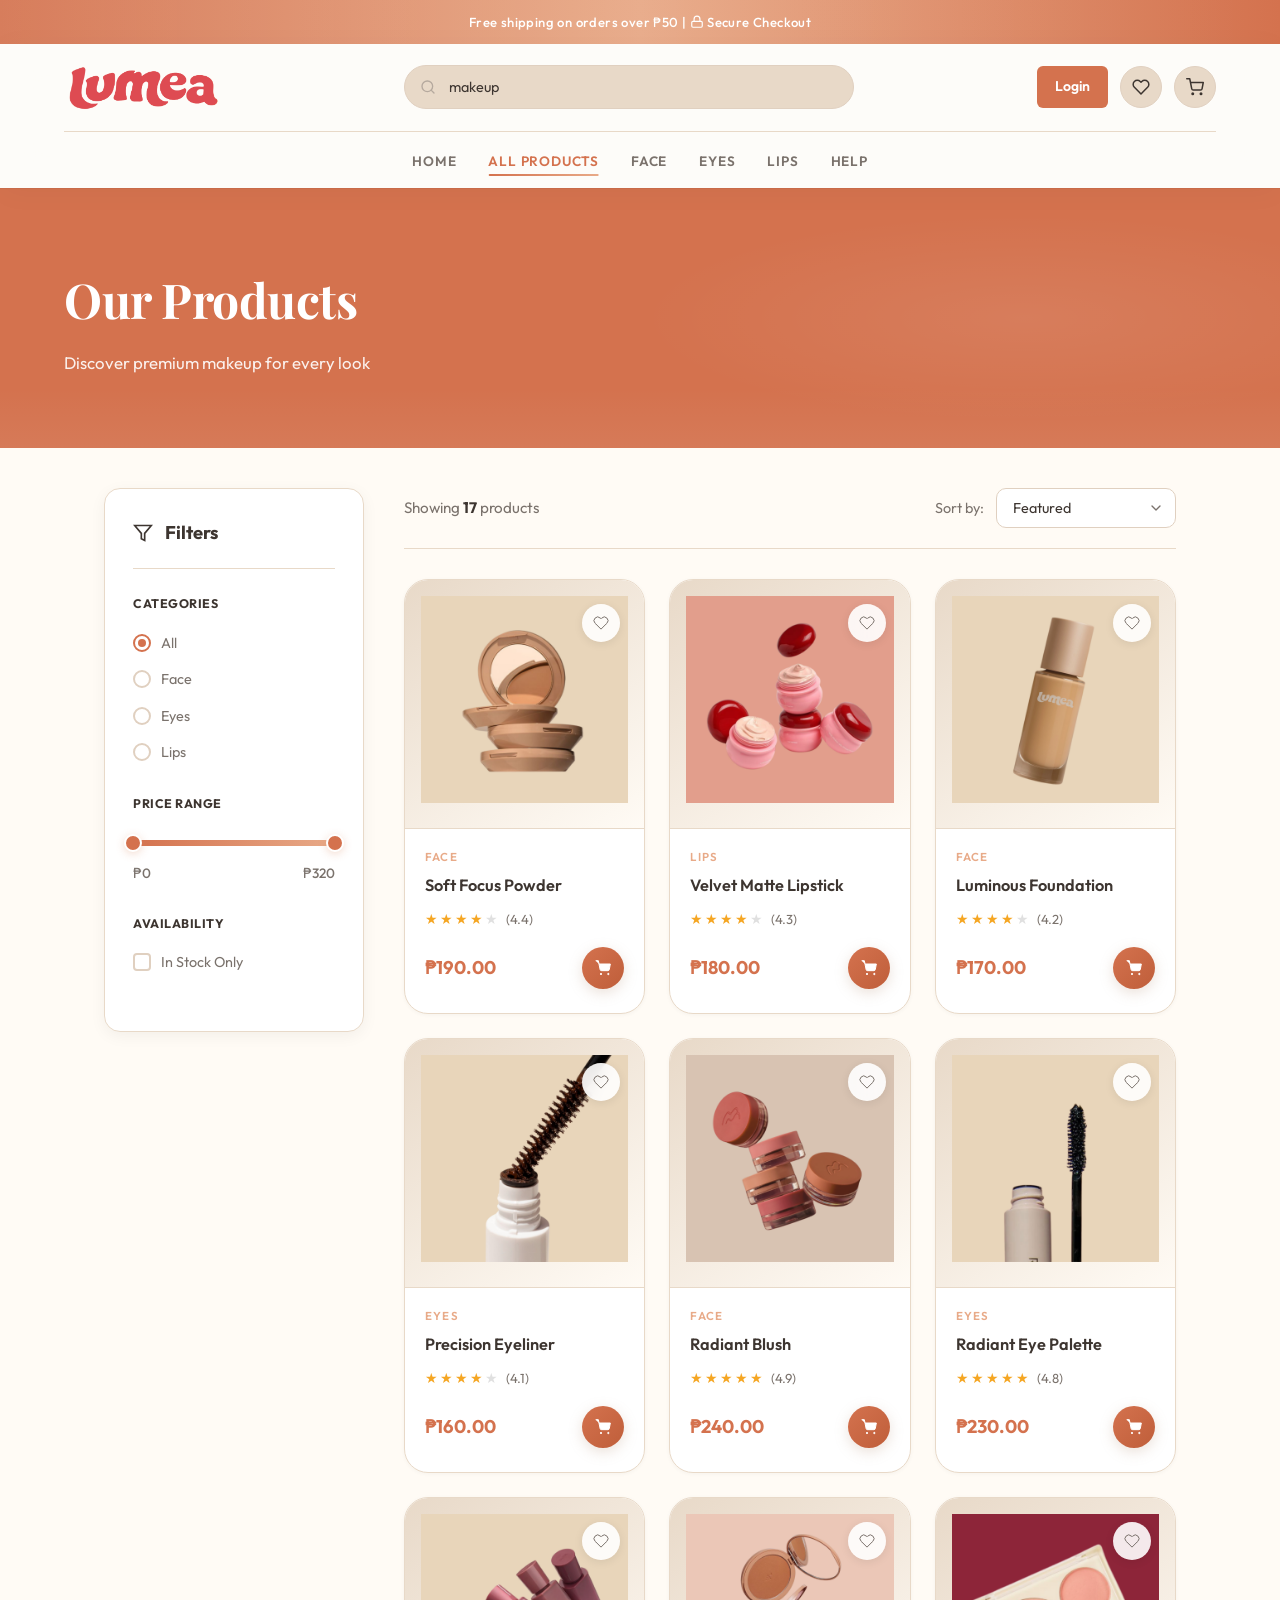
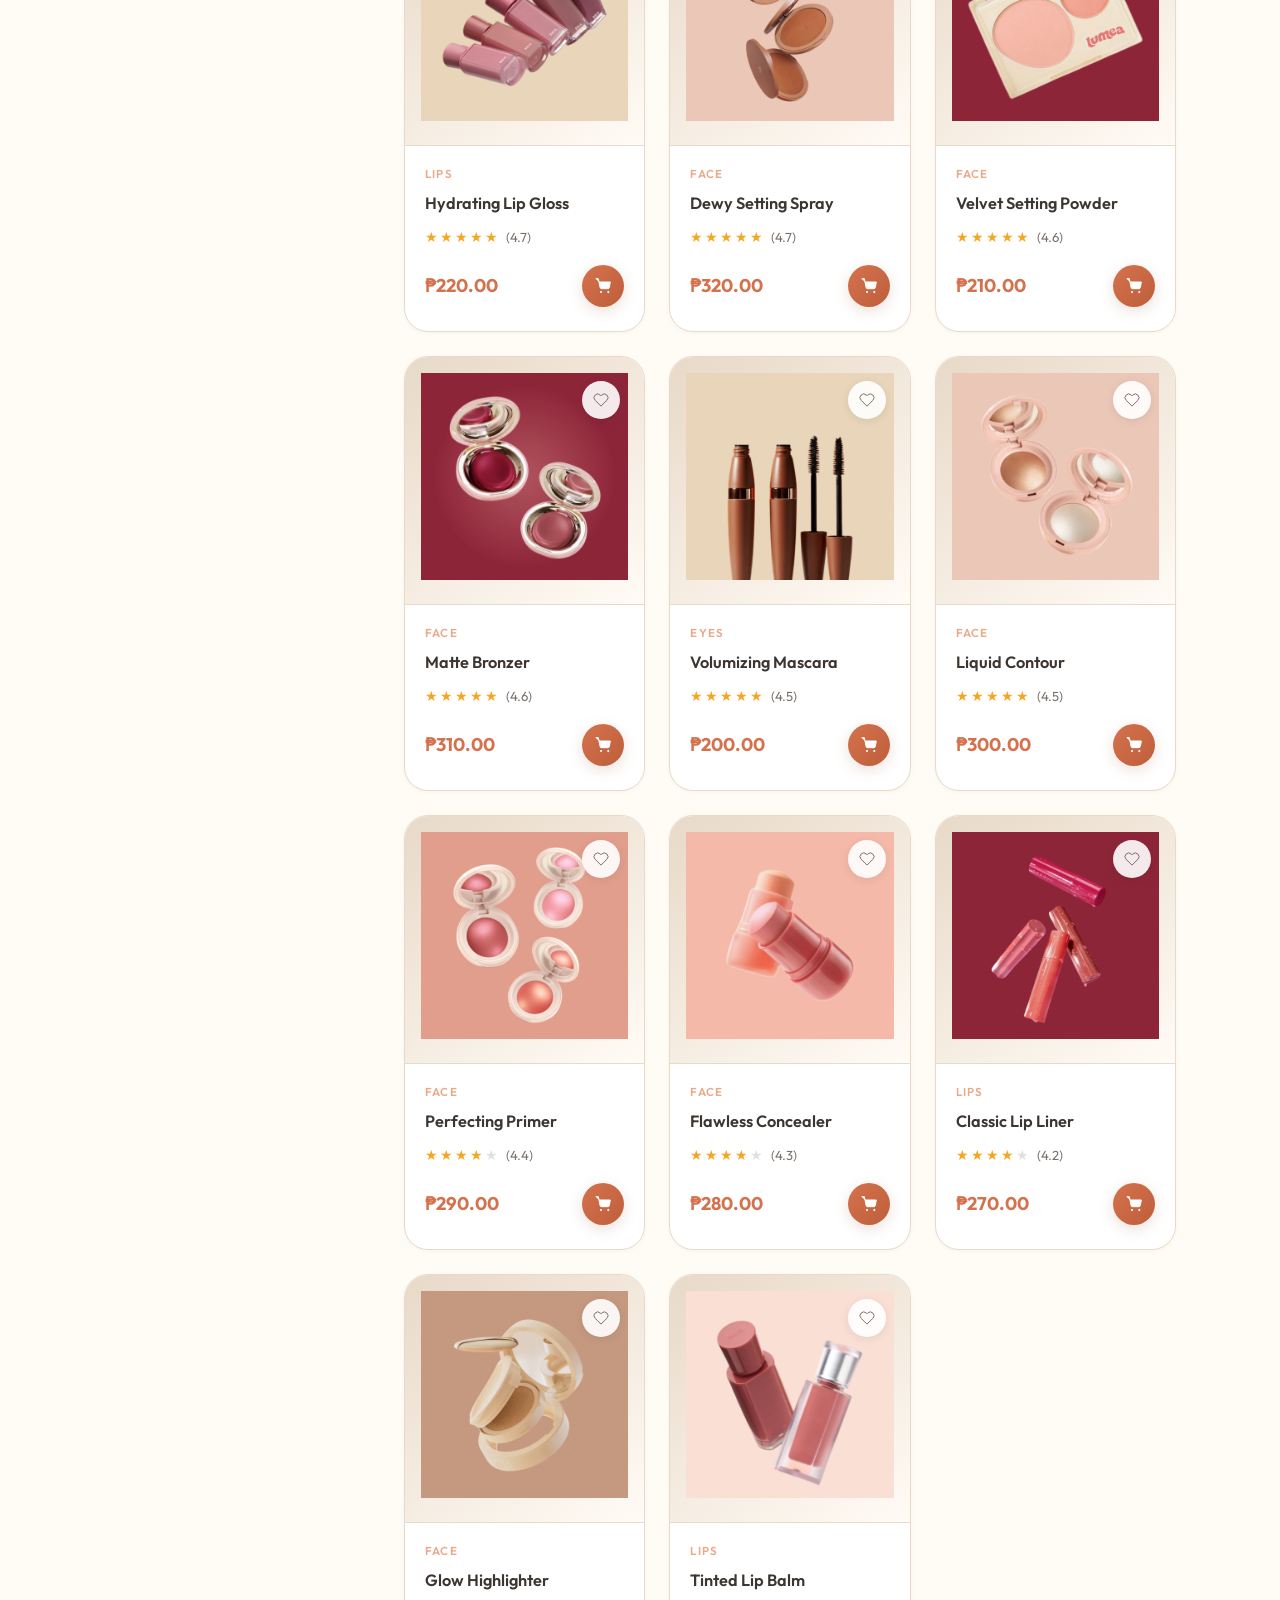
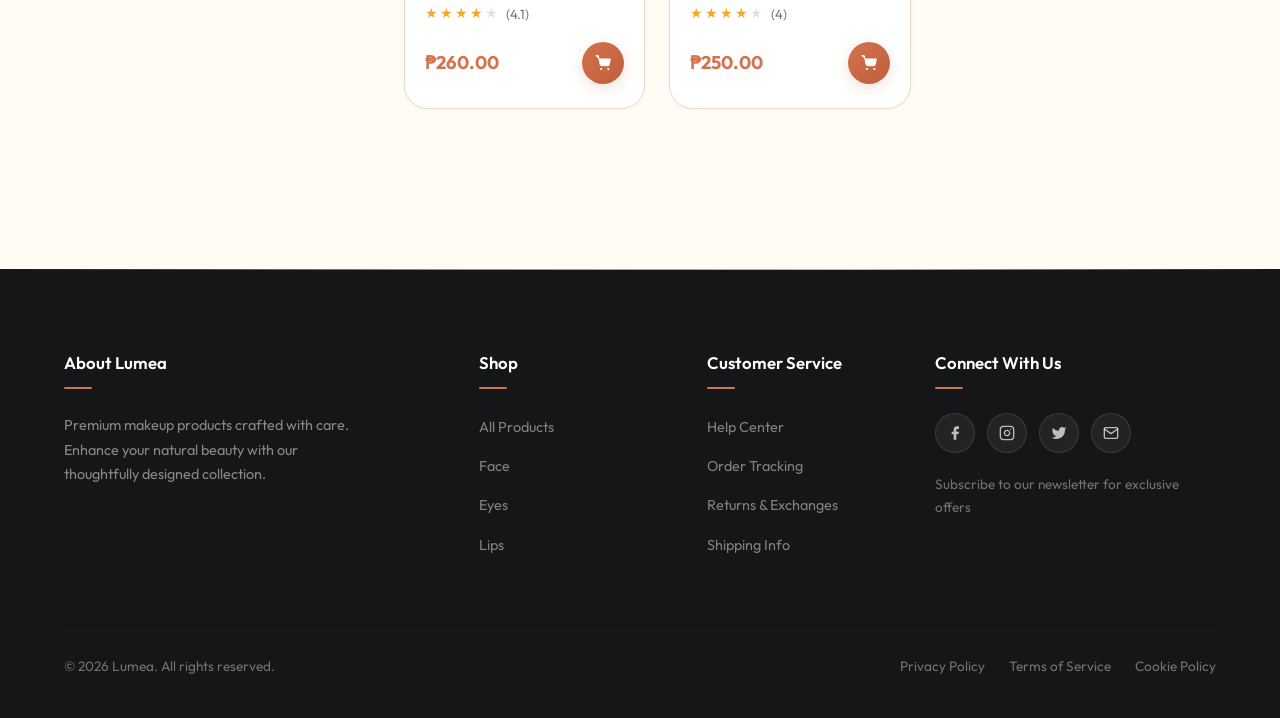
<file: E-comm/shop.html>
<!DOCTYPE html>
<html lang="en">

<head>
    <meta charset="UTF-8">
    <meta name="viewport" content="width=device-width, initial-scale=1.0">
    <title>Lumea - Shop All Products</title>
    <meta name="description" content="Discover premium makeup for every look">
    <link rel="preconnect" href="https://fonts.googleapis.com">
    <link rel="preconnect" href="https://fonts.gstatic.com" crossorigin>
    <link
        href="https://fonts.googleapis.com/css2?family=Outfit:wght@300;400;500;600;700;800&family=Playfair+Display:ital,wght@0,600;0,700;1,600&display=swap"
        rel="stylesheet">
    <link rel="stylesheet" href="landing.css?v=2">
    <link rel="stylesheet" href="shop.css?v=2">
    <link rel="stylesheet" href="auth.css?v=2">
</head>

<body>
    <!-- Announcement Bar -->
    <div class="announcement-bar">
        Free shipping on orders over ₱50 | <svg viewBox="0 0 24 24" fill="none" stroke="currentColor" stroke-width="2" stroke-linecap="round" stroke-linejoin="round" aria-hidden="true"><rect x="3" y="11" width="18" height="10" rx="2"></rect><path d="M7 11V7a5 5 0 0 1 10 0v4"></path></svg> Secure Checkout
    </div>

    <!-- Header Section -->
    <header class="header">
        <div class="header-top">
            <a href="landing.html?v=3" class="logo-container">
                <img src="lumea logo.png" alt="Lumea" class="logo-image">
            </a>
            <div class="search-container">
                <svg class="search-icon" viewBox="0 0 24 24" fill="none" stroke="currentColor" stroke-width="2"
                    stroke-linecap="round" stroke-linejoin="round">
                    <circle cx="11" cy="11" r="8"></circle>
                    <line x1="21" y1="21" x2="16.65" y2="16.65"></line>
                </svg>
                <input type="text" placeholder="makeup" value="makeup" class="search-input">
            </div>
            <div class="header-actions">
                <button class="icon-btn" id="nav-profile-btn" aria-label="User Profile">
                    <svg viewBox="0 0 24 24" fill="none" stroke="currentColor" stroke-width="2" stroke-linecap="round"
                        stroke-linejoin="round">
                        <path d="M20 21v-2a4 4 0 0 0-4-4H8a4 4 0 0 0-4 4v2"></path>
                        <circle cx="12" cy="7" r="4"></circle>
                    </svg>
                </button>
                <button class="icon-btn" id="nav-wishlist-btn" aria-label="Wishlist">
                    <svg viewBox="0 0 24 24" fill="none" stroke="currentColor" stroke-width="2" stroke-linecap="round"
                        stroke-linejoin="round">
                        <path
                            d="M20.84 4.61a5.5 5.5 0 0 0-7.78 0L12 5.67l-1.06-1.06a5.5 5.5 0 0 0-7.78 7.78l1.06 1.06L12 21.23l7.78-7.78 1.06-1.06a5.5 5.5 0 0 0 0-7.78z">
                        </path>
                    </svg>
                </button>
                <button class="icon-btn" id="nav-cart-btn" aria-label="Cart">
                    <svg viewBox="0 0 24 24" fill="none" stroke="currentColor" stroke-width="2" stroke-linecap="round"
                        stroke-linejoin="round">
                        <circle cx="9" cy="21" r="1"></circle>
                        <circle cx="20" cy="21" r="1"></circle>
                        <path d="M1 1h4l2.68 13.39a2 2 0 0 0 2 1.61h9.72a2 2 0 0 0 2-1.61L23 6H6"></path>
                    </svg>
                </button>
            </div>
        </div>
        <nav class="header-bottom">
            <ul class="nav-links">
                <li><a href="landing.html?v=3">Home</a></li>
                <li><a href="shop.html?v=3">All Products</a></li>
                <li><a href="shop.html?category=face&v=3">Face</a></li>
                <li><a href="shop.html?category=eyes&v=3">Eyes</a></li>
                <li><a href="shop.html?category=lips&v=3">Lips</a></li>
                <li><a href="help.html?v=3">Help</a></li>
            </ul>
        </nav>
    </header>

    <main class="shop-main">
        <!-- Shop Hero Banner -->
        <section class="shop-hero">
            <div class="shop-hero-content">
                <h1 class="shop-title">Our Products</h1>
                <p class="shop-subtitle">Discover premium makeup for every look</p>
            </div>
        </section>

        <div class="shop-layout">
            <!-- Left Sidebar Filtering -->
            <aside class="shop-sidebar">
                <div class="filter-header">
                    <svg viewBox="0 0 24 24" fill="none" stroke="currentColor" stroke-width="2" width="20" height="20">
                        <polygon points="22 3 2 3 10 12.46 10 19 14 21 14 12.46 22 3"></polygon>
                    </svg>
                    <h2>Filters</h2>
                </div>

                <div class="filter-group">
                    <h3 class="filter-title">Categories</h3>
                    <div class="radio-options">
                        <label class="radio-label">
                            <input type="radio" name="category" value="all" checked>
                            <span class="custom-radio"></span>
                            All
                        </label>
                        <label class="radio-label">
                            <input type="radio" name="category" value="face">
                            <span class="custom-radio"></span>
                            Face
                        </label>
                        <label class="radio-label">
                            <input type="radio" name="category" value="eyes">
                            <span class="custom-radio"></span>
                            Eyes
                        </label>
                        <label class="radio-label">
                            <input type="radio" name="category" value="lips">
                            <span class="custom-radio"></span>
                            Lips
                        </label>
                    </div>
                </div>

                <div class="filter-group">
                    <h3 class="filter-title">Price Range</h3>
                    <div class="price-slider-container">
                        <div class="slider-track" id="slider-track">
                            <div class="slider-fill" id="slider-fill"></div>
                            <div class="slider-thumb min-thumb" id="min-thumb" tabindex="0"></div>
                            <div class="slider-thumb max-thumb" id="max-thumb" tabindex="0"></div>
                        </div>
                        <div class="price-labels">
                            <span id="min-price-label">₱0</span>
                            <span id="max-price-label">₱100</span>
                        </div>
                    </div>
                </div>

                <div class="filter-group">
                    <h3 class="filter-title">Availability</h3>
                    <label class="checkbox-label">
                        <input type="checkbox" id="in-stock-checkbox">
                        <span class="custom-checkbox"></span>
                        In Stock Only
                    </label>
                </div>
            </aside>

            <!-- Right Content Area -->
            <section class="shop-content">
                <div class="shop-controls">
                    <div class="product-count">
                        Showing <strong id="product-count-num">0</strong> products
                    </div>
                    <div class="sort-container">
                        <label for="sort-select">Sort by:</label>
                        <div class="custom-select-wrapper">
                            <select id="sort-select" class="sort-select">
                                <option value="featured">Featured</option>
                                <option value="price-low">Price: Low to High</option>
                                <option value="price-high">Price: High to Low</option>
                                <option value="name-asc">Name: A-Z</option>
                                <option value="rating">Top Rated</option>
                            </select>
                            <svg class="select-icon" viewBox="0 0 24 24" fill="none" stroke="currentColor"
                                stroke-width="2" stroke-linecap="round" stroke-linejoin="round" width="16" height="16">
                                <polyline points="6 9 12 15 18 9"></polyline>
                            </svg>
                        </div>
                    </div>
                </div>

                <div class="product-grid shop-grid" id="product-grid-container">
                    <!-- Products will be injected here via JS -->
                </div>
            </section>
        </div>
    </main>

    <!-- Footer Section -->
    <footer class="footer">
        <div class="footer-container">
            <div class="footer-grid">
                <!-- Column 1 -->
                <div class="footer-col">
                    <h4 class="footer-heading">About Lumea</h4>
                    <p class="footer-text">
                        Premium makeup products crafted with care. Enhance your natural beauty with our thoughtfully
                        designed collection.
                    </p>
                </div>

                <!-- Column 2 (Interactive Links) -->
                <div class="footer-col">
                    <h4 class="footer-heading">Shop</h4>
                    <ul class="footer-links">
                        <li><a href="shop.html?v=3">All Products</a></li>
                        <li><a href="shop.html?category=face&v=3">Face</a></li>
                        <li><a href="shop.html?category=eyes&v=3">Eyes</a></li>
                        <li><a href="shop.html?category=lips&v=3">Lips</a></li>
                    </ul>
                </div>

                <!-- Column 3 (Non-interactive anchors) -->
                <div class="footer-col">
                    <h4 class="footer-heading">Customer Service</h4>
                    <ul class="footer-links">
                        <li><a href="help.html?v=3">Help Center</a></li>
                        <li><a href="#">Order Tracking</a></li>
                        <li><a href="#">Returns & Exchanges</a></li>
                        <li><a href="#">Shipping Info</a></li>
                    </ul>
                </div>

                <!-- Column 4 -->
                <div class="footer-col">
                    <h4 class="footer-heading">Connect With Us</h4>
                    <div class="social-links">
                        <a href="#" class="social-icon" aria-label="Facebook">
                            <svg viewBox="0 0 24 24" fill="currentColor" width="16" height="16">
                                <path d="M18 2h-3a5 5 0 0 0-5 5v3H7v4h3v8h4v-8h3l1-4h-4V7a1 1 0 0 1 1-1h3z"></path>
                            </svg>
                        </a>
                        <a href="#" class="social-icon" aria-label="Instagram">
                            <svg viewBox="0 0 24 24" fill="none" stroke="currentColor" stroke-width="2"
                                stroke-linecap="round" stroke-linejoin="round" width="16" height="16">
                                <rect x="2" y="2" width="20" height="20" rx="5" ry="5"></rect>
                                <path d="M16 11.37A4 4 0 1 1 12.63 8 4 4 0 0 1 16 11.37z"></path>
                                <line x1="17.5" y1="6.5" x2="17.51" y2="6.5"></line>
                            </svg>
                        </a>
                        <a href="#" class="social-icon" aria-label="Twitter">
                            <svg viewBox="0 0 24 24" fill="currentColor" width="16" height="16">
                                <path
                                    d="M23 3a10.9 10.9 0 0 1-3.14 1.53 4.48 4.48 0 0 0-7.86 3v1A10.66 10.66 0 0 1 3 4s-4 9 5 13a11.64 11.64 0 0 1-7 2c9 5 20 0 20-11.5a4.5 4.5 0 0 0-.08-.83A7.72 7.72 0 0 0 23 3z">
                                </path>
                            </svg>
                        </a>
                        <a href="#" class="social-icon" aria-label="Email">
                            <svg viewBox="0 0 24 24" fill="none" stroke="currentColor" stroke-width="2"
                                stroke-linecap="round" stroke-linejoin="round" width="16" height="16">
                                <path d="M4 4h16c1.1 0 2 .9 2 2v12c0 1.1-.9 2-2 2H4c-1.1 0-2-.9-2-2V6c0-1.1.9-2 2-2z">
                                </path>
                                <polyline points="22,6 12,13 2,6"></polyline>
                            </svg>
                        </a>
                    </div>
                    <p class="footer-subtext mt-4">Subscribe to our newsletter for exclusive offers</p>
                </div>
            </div>

            <div class="footer-bottom">
                <p>&copy; 2026 Lumea. All rights reserved.</p>
                <div class="footer-bottom-links">
                    <a href="#">Privacy Policy</a>
                    <a href="#">Terms of Service</a>
                    <a href="#">Cookie Policy</a>
                </div>
            </div>
        </div>
    </footer>

    <!-- Script for Dynamic Filtering/Sorting -->
    <script src="db-config.js"></script>
    <script src="db.js"></script>
    <script src="data.js?v=3"></script>
    <script src="auth.js"></script>
    <script src="store.js"></script>
    <script src="search.js"></script>
    <script src="shop.js"></script>
    <script src="nav.js"></script>
</body>

</html>
</file>
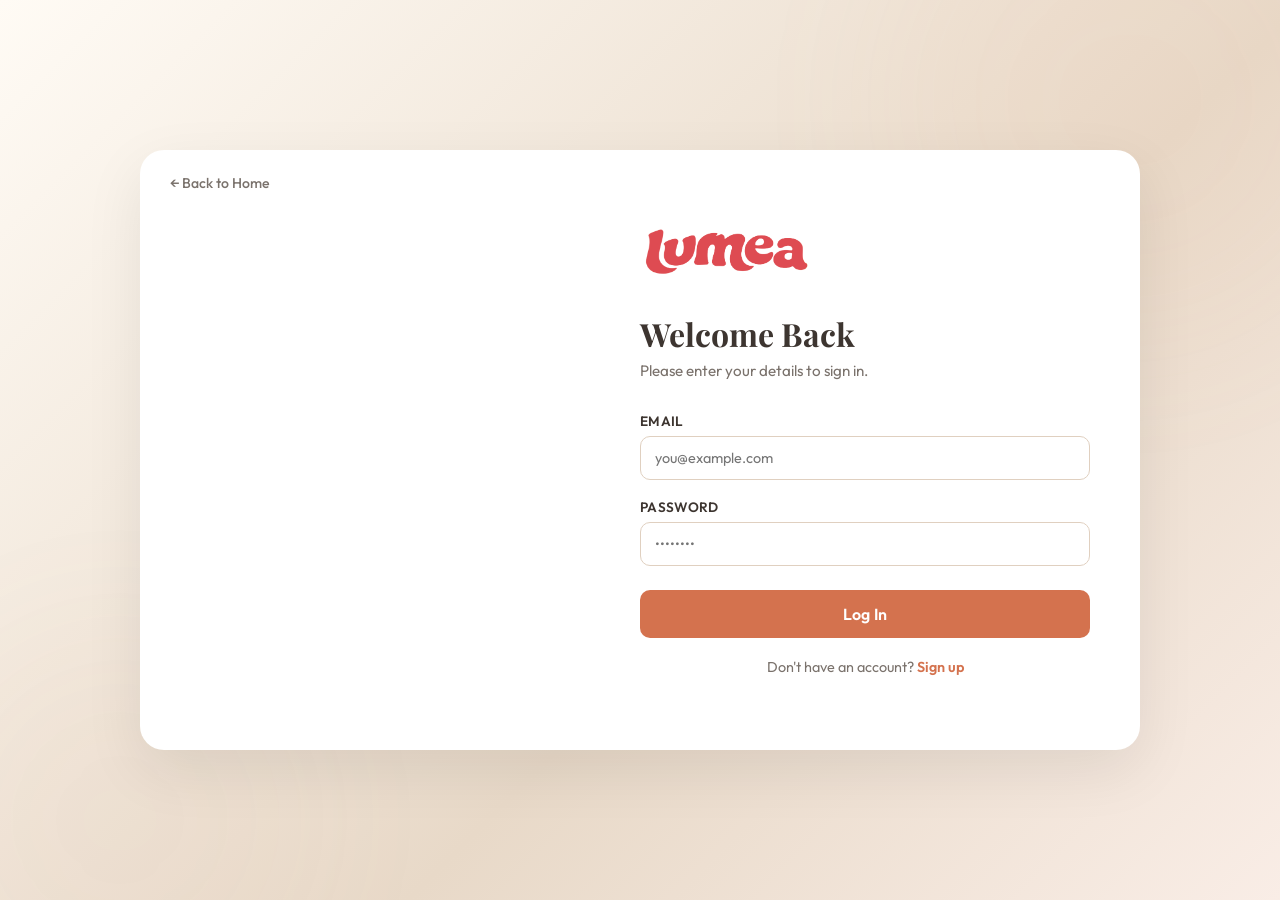
<file: E-comm/wishlist.html>
<!DOCTYPE html>
<html lang="en">

<head>
    <meta charset="UTF-8">
    <meta name="viewport" content="width=device-width, initial-scale=1.0">
    <title>Lumea — My Wishlist</title>
    <meta name="description" content="View and manage your Lumea wishlist.">
    <link rel="preconnect" href="https://fonts.googleapis.com">
    <link rel="preconnect" href="https://fonts.gstatic.com" crossorigin>
    <link
        href="https://fonts.googleapis.com/css2?family=Outfit:wght@300;400;500;600;700;800&family=Playfair+Display:ital,wght@0,600;0,700;1,600&display=swap"
        rel="stylesheet">
    <link rel="stylesheet" href="landing.css?v=2">
    <link rel="stylesheet" href="hub.css?v=2">
    <link rel="stylesheet" href="auth.css?v=2">
</head>

<body class="hub-page">

    <div class="announcement-bar">Free shipping on orders over ₱50 | <svg viewBox="0 0 24 24" fill="none" stroke="currentColor" stroke-width="2" stroke-linecap="round" stroke-linejoin="round" aria-hidden="true"><rect x="3" y="11" width="18" height="10" rx="2"></rect><path d="M7 11V7a5 5 0 0 1 10 0v4"></path></svg> Secure Checkout</div>

    <header class="header">
        <div class="header-top">
            <a href="landing.html?v=3" class="logo-container">
                <img src="lumea logo.png" alt="Lumea" class="logo-image">
            </a>
            <div class="search-container">
                <svg class="search-icon" viewBox="0 0 24 24" fill="none" stroke="currentColor" stroke-width="2"
                    stroke-linecap="round" stroke-linejoin="round">
                    <circle cx="11" cy="11" r="8"></circle>
                    <line x1="21" y1="21" x2="16.65" y2="16.65"></line>
                </svg>
                <div class="search-wrapper">
                    <input type="text" placeholder="Search products…" class="search-input" id="global-search-input">
                    <div class="search-suggestions-dropdown" id="search-suggestions-dropdown"></div>
                </div>
            </div>
            <div class="header-actions">
                <button class="icon-btn" id="nav-profile-btn" aria-label="User Profile">
                    <svg viewBox="0 0 24 24" fill="none" stroke="currentColor" stroke-width="2" stroke-linecap="round"
                        stroke-linejoin="round">
                        <path d="M20 21v-2a4 4 0 0 0-4-4H8a4 4 0 0 0-4 4v2"></path>
                        <circle cx="12" cy="7" r="4"></circle>
                    </svg>
                </button>
                <button class="icon-btn" id="nav-wishlist-btn" aria-label="Wishlist">
                    <svg viewBox="0 0 24 24" fill="none" stroke="currentColor" stroke-width="2" stroke-linecap="round"
                        stroke-linejoin="round">
                        <path
                            d="M20.84 4.61a5.5 5.5 0 0 0-7.78 0L12 5.67l-1.06-1.06a5.5 5.5 0 0 0-7.78 7.78l1.06 1.06L12 21.23l7.78-7.78 1.06-1.06a5.5 5.5 0 0 0 0-7.78z">
                        </path>
                    </svg>
                </button>
                <button class="icon-btn" id="nav-cart-btn" aria-label="Cart">
                    <svg viewBox="0 0 24 24" fill="none" stroke="currentColor" stroke-width="2" stroke-linecap="round"
                        stroke-linejoin="round">
                        <circle cx="9" cy="21" r="1"></circle>
                        <circle cx="20" cy="21" r="1"></circle>
                        <path d="M1 1h4l2.68 13.39a2 2 0 0 0 2 1.61h9.72a2 2 0 0 0 2-1.61L23 6H6"></path>
                    </svg>
                </button>
            </div>
        </div>
        <nav class="header-bottom">
            <ul class="nav-links">
                <li><a href="landing.html?v=3">Home</a></li>
                <li><a href="shop.html?v=3">All Products</a></li>
                <li><a href="shop.html?category=face&v=3">Face</a></li>
                <li><a href="shop.html?category=eyes&v=3">Eyes</a></li>
                <li><a href="shop.html?category=lips&v=3">Lips</a></li>
                <li><a href="help.html?v=3">Help</a></li>
            </ul>
        </nav>
    </header>

    <div class="hub-body">
        <aside class="hub-sidebar">
            <nav class="hub-nav">
                <a href="profile.html?v=3" class="hub-nav-item"><span class="hub-nav-icon" aria-hidden="true"><svg viewBox="0 0 24 24" fill="none" stroke="currentColor" stroke-width="2" stroke-linecap="round" stroke-linejoin="round"><path d="M20 21v-2a4 4 0 0 0-4-4H8a4 4 0 0 0-4 4v2"></path><circle cx="12" cy="7" r="4"></circle></svg></span> Profile</a>
                <a href="orders.html?v=3" class="hub-nav-item"><span class="hub-nav-icon" aria-hidden="true"><svg viewBox="0 0 24 24" fill="none" stroke="currentColor" stroke-width="2" stroke-linecap="round" stroke-linejoin="round"><path d="M21 8a2 2 0 0 0-1-1.73l-7-4a2 2 0 0 0-2 0l-7 4A2 2 0 0 0 3 8v8a2 2 0 0 0 1 1.73l7 4a2 2 0 0 0 2 0l7-4A2 2 0 0 0 21 16Z"></path><path d="m3.3 7 8.7 5 8.7-5"></path><path d="M12 22V12"></path></svg></span> Order History</a>
                <a href="wishlist.html?v=3" class="hub-nav-item active"><span class="hub-nav-icon" aria-hidden="true"><svg viewBox="0 0 24 24" fill="none" stroke="currentColor" stroke-width="2" stroke-linecap="round" stroke-linejoin="round"><path d="M20.84 4.61a5.5 5.5 0 0 0-7.78 0L12 5.67l-1.06-1.06a5.5 5.5 0 0 0-7.78 7.78l1.06 1.06L12 21.23l7.78-7.78 1.06-1.06a5.5 5.5 0 0 0 0-7.78z"></path></svg></span> Wishlist</a>
                <a href="cart.html?v=3" class="hub-nav-item"><span class="hub-nav-icon" aria-hidden="true"><svg viewBox="0 0 24 24" fill="none" stroke="currentColor" stroke-width="2" stroke-linecap="round" stroke-linejoin="round"><circle cx="9" cy="21" r="1"></circle><circle cx="20" cy="21" r="1"></circle><path d="M1 1h4l2.68 13.39a2 2 0 0 0 2 1.61h9.72a2 2 0 0 0 2-1.61L23 6H6"></path></svg></span> Cart</a>
                <a href="help.html?v=3" class="hub-nav-item"><span class="hub-nav-icon" aria-hidden="true"><svg viewBox="0 0 24 24" fill="none" stroke="currentColor" stroke-width="2" stroke-linecap="round" stroke-linejoin="round"><path d="M21 11.5a8.5 8.5 0 0 1-8.5 8.5A8.4 8.4 0 0 1 6 17l-4 1 1-4a8.4 8.4 0 0 1-1-4.5A8.5 8.5 0 0 1 10.5 1h1A8.5 8.5 0 0 1 21 10v1.5Z"></path></svg></span> Help & Contact</a>
            </nav>
        </aside>

        <main class="hub-content">
            <h1 class="hub-page-title">My Wishlist</h1>
            <div id="wishlist-container"><!-- Populated by JS --></div>
        </main>
    </div>

    <footer class="footer">
        <div class="footer-container">
            <div class="footer-bottom">
                <p>&copy; 2026 Lumea. All rights reserved.</p>
            </div>
        </div>
    </footer>

    <script src="db-config.js"></script>
    <script src="db.js"></script>
    <script src="data.js?v=3"></script>
    <script src="auth.js"></script>
    <script src="store.js"></script>
    <script src="search.js"></script>
    <script src="nav.js"></script>
    <script src="wishlist.js"></script>
</body>

</html>
</file>
<file: E-comm/admin.css>
/* ============================================================
   admin.css — Lumea Admin Panel
   ============================================================ */

*,
*::before,
*::after {
    box-sizing: border-box;
    margin: 0;
    padding: 0;
}

body.admin-body {
    font-family: 'Outfit', sans-serif;
    background-color: #e8d9c8;
    color: #3d3530;
    min-height: 100vh;
    display: flex;
    -webkit-font-smoothing: antialiased;
}

/* ── Sidebar ── */
.admin-sidebar {
    width: 240px;
    min-height: 100vh;
    background: #1E1E1E;
    display: flex;
    flex-direction: column;
    padding: 0;
    position: fixed;
    top: 0;
    left: 0;
    bottom: 0;
    z-index: 100;
    overflow-y: auto;
}

.admin-logo {
    display: flex;
    align-items: center;
    gap: 0;
    padding: 28px 24px;
    border-bottom: 1px solid rgba(255, 255, 255, 0.06);
    text-decoration: none;
}

.admin-logo-image {
    width: 148px;
    max-width: 100%;
    height: auto;
    display: block;
}

.admin-nav {
    flex: 1;
    padding: 20px 0;
}

.admin-nav-label {
    font-size: 0.7rem;
    font-weight: 600;
    letter-spacing: 1.5px;
    text-transform: uppercase;
    color: rgba(255, 255, 255, 0.3);
    padding: 16px 24px 8px;
}

.admin-nav-item {
    display: flex;
    align-items: center;
    gap: 14px;
    padding: 13px 24px;
    color: rgba(255, 255, 255, 0.55);
    text-decoration: none;
    font-weight: 500;
    font-size: 0.95rem;
    transition: all 0.2s ease;
    border-left: 3px solid transparent;
    cursor: pointer;
    border: none;
    background: none;
    width: 100%;
    text-align: left;
}

.admin-nav-item:hover {
    background: rgba(255, 255, 255, 0.05);
    color: white;
}

.admin-nav-item.active {
    background: rgba(173, 194, 145, 0.14); /* Using #adc291 base */
    color: #adc291;
    border-left: 3px solid #adc291;
}

.admin-nav-item svg {
    opacity: 0.7;
    flex-shrink: 0;
}

.admin-nav-item.active svg {
    opacity: 1;
}

.admin-nav-divider {
    margin: 16px 24px;
    border: none;
    border-top: 1px solid rgba(255, 255, 255, 0.07);
}

/* ── Main Area ── */
.admin-main {
    margin-left: 240px;
    flex: 1;
    min-height: 100vh;
    display: flex;
    flex-direction: column;
}

.admin-topbar {
    display: flex;
    align-items: center;
    justify-content: space-between;
    padding: 20px 40px;
    background: white;
    border-bottom: 1px solid #e8d9c8;
    position: sticky;
    top: 0;
    z-index: 50;
}

.admin-topbar-title {
    font-size: 1.6rem;
    font-weight: 700;
    font-family: 'Playfair Display', serif;
}

.admin-topbar-right {
    display: flex;
    align-items: center;
    gap: 16px;
}

.admin-back-btn {
    display: inline-flex;
    align-items: center;
    gap: 8px;
    padding: 9px 18px;
    border: 1px solid #e0d0c0;
    border-radius: 8px;
    background: white;
    color: #555;
    text-decoration: none;
    font-size: 0.85rem;
    font-weight: 500;
    cursor: pointer;
    transition: all 0.2s;
}

.admin-back-btn:hover {
    background: #e8d9c8;
    border-color: #ccc;
}

.admin-user-badge {
    display: flex;
    align-items: center;
    gap: 10px;
    background: #e8d9c8;
    border-radius: 40px;
    padding: 8px 16px 8px 8px;
}

.admin-avatar {
    width: 34px;
    height: 34px;
    border-radius: 50%;
    background: linear-gradient(135deg, #e8aa88, #d4724e);
    display: flex;
    align-items: center;
    justify-content: center;
    color: white;
    font-weight: 700;
    font-size: 0.85rem;
}

.admin-user-name {
    font-weight: 600;
    font-size: 0.9rem;
}

.admin-user-role {
    font-size: 0.75rem;
    color: #999;
}

.admin-content {
    padding: 36px 40px;
    flex: 1;
}

/* ── Stat Cards ── */
.stats-grid {
    display: grid;
    grid-template-columns: repeat(3, 1fr);
    gap: 20px;
    margin-bottom: 32px;
}

.stat-card {
    background: white;
    border-radius: 16px;
    padding: 28px;
    border: 1px solid #e8d9c8;
    box-shadow: 0 2px 12px rgba(0, 0, 0, 0.03);
    position: relative;
    overflow: hidden;
    transition: transform 0.2s, box-shadow 0.2s;
}

.stat-card:hover {
    transform: translateY(-2px);
    box-shadow: 0 6px 20px rgba(0, 0, 0, 0.06);
}

.stat-card::after {
    content: '';
    position: absolute;
    top: 0;
    right: 0;
    width: 80px;
    height: 80px;
    border-radius: 50%;
    background: radial-gradient(circle, rgba(201, 180, 178, 0.12) 0%, transparent 70%);
    transform: translate(20px, -20px);
}

.stat-icon {
    width: 44px;
    height: 44px;
    border-radius: 12px;
    display: flex;
    align-items: center;
    justify-content: center;
    margin-bottom: 16px;
    color: white;
}

.stat-icon.green {
    background: linear-gradient(135deg, #adc291, #8ca36d);
}

.stat-icon.blue {
    background: linear-gradient(135deg, #e8d9c8, #3d3530);
}

.stat-icon.rose {
    background: linear-gradient(135deg, #e8aa88, #d4724e);
}

.stat-icon.amber {
    background: linear-gradient(135deg, #e8aa88, #d4724e);
}

.stat-icon.teal {
    background: linear-gradient(135deg, rgba(173,194,145,0.5), #8ca36d);
}

.stat-icon.purple {
    background: linear-gradient(135deg, #adc291, #8ca36d);
}

.stat-value {
    font-size: 2rem;
    font-weight: 700;
    color: #3d3530;
    margin-bottom: 4px;
    font-family: 'Playfair Display', serif;
}

.stat-label {
    font-size: 0.85rem;
    color: #999;
    font-weight: 500;
}

/* ── Tables ── */
.admin-card {
    background: white;
    border-radius: 16px;
    border: 1px solid #e8d9c8;
    box-shadow: 0 2px 12px rgba(0, 0, 0, 0.03);
    overflow: hidden;
    margin-bottom: 28px;
}

.admin-card-header {
    display: flex;
    align-items: center;
    justify-content: space-between;
    padding: 20px 28px;
    border-bottom: 1px solid #e8d9c8;
}

.admin-card-title {
    font-size: 1rem;
    font-weight: 700;
}

.admin-table-wrap {
    overflow-x: auto;
}

table.admin-table {
    width: 100%;
    border-collapse: collapse;
}

table.admin-table th {
    padding: 13px 20px;
    text-align: left;
    font-size: 0.78rem;
    font-weight: 600;
    letter-spacing: 0.5px;
    text-transform: uppercase;
    color: #aaa;
    background: #FAFAF9;
    border-bottom: 1px solid #e8d9c8;
}

table.admin-table td {
    padding: 16px 20px;
    font-size: 0.9rem;
    border-bottom: 1px solid #fffbf5;
    vertical-align: middle;
}

table.admin-table tr:hover td {
    background-color: #fffbf5;
}

table.admin-table tr:last-child td {
    border-bottom: none;
}

/* ── Status Badges ── */
.badge {
    display: inline-block;
    padding: 4px 12px;
    border-radius: 20px;
    font-size: 0.78rem;
    font-weight: 600;
}

.badge-processing {
    background: rgba(232,170,136,0.15);
    color: #bf5e3a;
}

.badge-shipped {
    background: #e8d9c8;
    color: #3d3530;
}

.badge-delivered {
    background: rgba(173, 194, 145, 0.15);
    color: #8ca36d;
}

.badge-pending {
    background: rgba(173,194,145,0.15);
    color: #8ca36d;
}

.badge-cancelled {
    background: rgba(212,114,78,0.1);
    color: #8a3322;
}

.badge-in-stock {
    background: rgba(173, 194, 145, 0.15);
    color: #8ca36d;
}

.badge-low-stock {
    background: rgba(232,170,136,0.15);
    color: #bf5e3a;
}

.badge-out-stock {
    background: rgba(212,114,78,0.1);
    color: #8a3322;
}

/* ── Action Buttons ── */
.action-btn {
    display: inline-flex;
    align-items: center;
    justify-content: center;
    width: 34px;
    height: 34px;
    border-radius: 8px;
    border: 1px solid #eee;
    background: white;
    cursor: pointer;
    transition: all 0.2s;
    color: #666;
    margin-right: 4px;
}

.action-btn:hover {
    border-color: #e8aa88;
    color: #d4724e;
    background: #fffbf5;
}

.action-btn.danger:hover {
    border-color: #e8aa88;
    color: #8a3322;
    background: rgba(212,114,78,0.05);
}

/* ── Toolbar ── */
.admin-toolbar {
    display: flex;
    align-items: center;
    gap: 12px;
    padding: 20px 28px;
    border-bottom: 1px solid #e8d9c8;
    flex-wrap: wrap;
}

.admin-search {
    flex: 1;
    min-width: 200px;
    position: relative;
}

.admin-search input {
    width: 100%;
    padding: 10px 16px 10px 40px;
    border: 1px solid #e0d0c0;
    border-radius: 10px;
    font-family: inherit;
    font-size: 0.9rem;
    outline: none;
    background: #FAFAF9;
    transition: all 0.2s;
}

.admin-search input:focus {
    border-color: #e8aa88;
    background: white;
}

.admin-search svg {
    position: absolute;
    left: 12px;
    top: 50%;
    transform: translateY(-50%);
    color: #bbb;
}

.admin-filter-select {
    padding: 10px 14px;
    border: 1px solid #e0d0c0;
    border-radius: 10px;
    font-family: inherit;
    font-size: 0.9rem;
    color: #444;
    outline: none;
    background: #FAFAF9;
    cursor: pointer;
    transition: all 0.2s;
}

.admin-filter-select:focus {
    border-color: #e8aa88;
}

/* ── Primary Button ── */
.btn-admin-primary {
    background: linear-gradient(135deg, #adc291, #8ca36d);
    color: white;
    border: none;
    padding: 10px 20px;
    border-radius: 10px;
    font-weight: 600;
    font-size: 0.9rem;
    cursor: pointer;
    display: inline-flex;
    align-items: center;
    gap: 8px;
    transition: all 0.2s;
    font-family: inherit;
}

.btn-admin-primary:hover {
    opacity: 0.9;
    transform: translateY(-1px);
    box-shadow: 0 4px 14px rgba(173, 194, 145, 0.35);
}

/* ── Order Status Tabs ── */
.status-tabs {
    display: flex;
    gap: 12px;
    margin-bottom: 28px;
    flex-wrap: wrap;
}

.status-tab {
    background: white;
    border: 1px solid #e0d0c0;
    border-radius: 12px;
    padding: 16px 24px;
    text-align: center;
    cursor: pointer;
    transition: all 0.2s;
    min-width: 100px;
}

.status-tab:hover {
    border-color: #e8aa88;
}

.status-tab.active {
    background: linear-gradient(135deg, #e8aa88, #d4724e);
    border-color: transparent;
    color: white;
}

.status-tab-count {
    font-size: 1.5rem;
    font-weight: 700;
    display: block;
}

.status-tab-label {
    font-size: 0.8rem;
    font-weight: 500;
    opacity: 0.75;
}

/* ── Modal ── */
.modal-overlay {
    display: none;
    position: fixed;
    inset: 0;
    background: rgba(0, 0, 0, 0.45);
    z-index: 1000;
    align-items: center;
    justify-content: center;
    padding: 20px;
}

.modal-overlay.open {
    display: flex;
}

.modal-box {
    background: white;
    border-radius: 20px;
    padding: 36px;
    width: 100%;
    max-width: 580px;
    max-height: 90vh;
    overflow-y: auto;
    box-shadow: 0 20px 60px rgba(0, 0, 0, 0.15);
    animation: modalIn 0.25s ease;
}

@keyframes modalIn {
    from {
        opacity: 0;
        transform: scale(0.95) translateY(10px);
    }

    to {
        opacity: 1;
        transform: scale(1) translateY(0);
    }
}

.modal-title {
    font-size: 1.3rem;
    font-weight: 700;
    margin-bottom: 24px;
    font-family: 'Playfair Display', serif;
}

.modal-form-group {
    margin-bottom: 18px;
}

.modal-form-group label {
    display: block;
    font-size: 0.85rem;
    font-weight: 600;
    margin-bottom: 8px;
    color: #555;
}

.modal-form-group input,
.modal-form-group select,
.modal-form-group textarea {
    width: 100%;
    padding: 12px 16px;
    border: 1px solid #e0d0c0;
    border-radius: 10px;
    font-family: inherit;
    font-size: 0.95rem;
    outline: none;
    transition: all 0.2s;
}

.modal-form-group input:focus,
.modal-form-group select:focus,
.modal-form-group textarea:focus {
    border-color: #e8aa88;
    box-shadow: 0 0 0 3px rgba(201, 180, 178, 0.15);
}

.modal-form-row {
    display: grid;
    grid-template-columns: 1fr 1fr;
    gap: 16px;
}

.modal-footer {
    display: flex;
    justify-content: flex-end;
    gap: 12px;
    margin-top: 28px;
}

.btn-modal-cancel {
    padding: 11px 22px;
    border: 1px solid #e0d0c0;
    border-radius: 10px;
    background: white;
    color: #555;
    font-family: inherit;
    font-weight: 600;
    cursor: pointer;
    transition: all 0.2s;
}

.btn-modal-cancel:hover {
    background: #e8d9c8;
}

/* ── Product thumbnail in table ── */
.product-thumb {
    width: 48px;
    height: 48px;
    border-radius: 10px;
    object-fit: cover;
    background: #e8d9c8;
    border: 1px solid #eee;
}

.product-cell {
    display: flex;
    align-items: center;
    gap: 14px;
}

.product-name {
    font-weight: 600;
    font-size: 0.9rem;
}

.product-id {
    font-size: 0.78rem;
    color: #aaa;
}

/* ── Best-seller card ── */
.top-products {
    display: flex;
    flex-direction: column;
    gap: 12px;
}

.top-product-row {
    display: flex;
    align-items: center;
    gap: 14px;
    padding: 14px;
    background: #FAFAF9;
    border-radius: 12px;
}

.top-rank {
    width: 26px;
    height: 26px;
    border-radius: 50%;
    background: linear-gradient(135deg, #e8aa88, #d4724e);
    color: white;
    font-size: 0.8rem;
    font-weight: 700;
    display: flex;
    align-items: center;
    justify-content: center;
    flex-shrink: 0;
}

.top-product-info {
    flex: 1;
}

.top-product-name {
    font-weight: 600;
    font-size: 0.9rem;
}

.top-product-cat {
    font-size: 0.78rem;
    color: #aaa;
    text-transform: uppercase;
}

.top-product-sold {
    font-weight: 700;
    color: #d4724e;
    font-size: 0.9rem;
    white-space: nowrap;
}

/* ── Dashboard Two-column ── */
.dashboard-bottom {
    display: grid;
    grid-template-columns: 1.4fr 1fr;
    gap: 24px;
}

/* ── View Order Detail panel ── */
.order-detail-item {
    display: flex;
    align-items: center;
    gap: 12px;
    padding: 12px 0;
    border-bottom: 1px solid #ede5da;
}

.order-detail-item:last-child {
    border-bottom: none;
}

/* ── Responsive ── */
@media (max-width: 1024px) {
    .stats-grid {
        grid-template-columns: repeat(2, 1fr);
    }

    .dashboard-bottom {
        grid-template-columns: 1fr;
    }
}

@media (max-width: 768px) {
    .admin-sidebar {
        width: 200px;
    }

    .admin-main {
        margin-left: 200px;
    }

    .admin-content {
        padding: 24px 20px;
    }

    .stats-grid {
        grid-template-columns: 1fr;
    }
}
</file>
<file: E-comm/auth.css>
/* ============================================================
auth.css — Lumea Login & Sign Up Page (Modern Overhaul)
============================================================ */

@import url('https://fonts.googleapis.com/css2?family=Outfit:wght@300;400;500;600;700&family=Playfair+Display:wght@600;700&display=swap');

:root {
    /* Unified Lumea Color System */
    --color-primary: #d4724e;               /* Terracotta — primary action color */
    --color-primary-hover: #bf5e3a;
    --color-primary-light: #f9ede6;
    --color-accent: #e8aa88;               /* Peach */
    --color-accent-light: #f9ede6;
    --color-bg: #fffbf5;
    --color-hero-bg: #fffbf5;
    --color-background-alt: #e8d9c8;
    --color-text-main: #3d3530;
    --color-text-light: #7a726c;
    --color-text-muted: #b5a99e;
    --color-border: #e0d0c0;
    --color-border-light: #e8d9c8;
    --color-error: #8a3322;
    --color-error-bg: rgba(212,114,78,0.08);

    --font-heading: 'Playfair Display', serif;
    --font-body: 'Outfit', sans-serif;

    --radius-xs: 6px;
    --radius-sm: 10px;
    --radius-md: 16px;
    --radius-lg: 24px;
    --radius-xl: 40px;
    --transition: all 0.3s cubic-bezier(0.4, 0, 0.2, 1);
    --shadow-card: 0 20px 60px rgba(0, 0, 0, 0.08);
    --shadow-sm: 0 4px 16px rgba(0, 0, 0, 0.05);
    --shadow-md: 0 8px 32px rgba(0, 0, 0, 0.07);
}

*,
*::before,
*::after {
    box-sizing: border-box;
    margin: 0;
    padding: 0;
}

body {
    font-family: var(--font-body);
    background-color: var(--color-bg);
    color: var(--color-text-main);
    min-height: 100vh;
    display: flex;
    flex-direction: column;
}

/* ─── Layout & Container ───────────────────────── */
.auth-page {
    flex: 1;
    display: flex;
    align-items: center;
    justify-content: center;
    padding: 40px 20px;
    background: linear-gradient(135deg, #fffbf5 0%, #e8d9c8 60%, #f9ede6 100%); /* Palette only, no green */
    position: relative;
    overflow: hidden;
}

/* Your Decorative Blobs */
.auth-page::before,
.auth-page::after {
    content: '';
    position: absolute;
    border-radius: 50%;
    filter: blur(80px);
    opacity: 0.25;
    pointer-events: none;
}

.auth-page::before {
    width: 500px;
    height: 500px;
    background: rgba(232, 170, 136, 0.2); /* Peach blob */
    top: -150px;
    right: -100px;
}

.auth-page::after {
    width: 400px;
    height: 400px;
    background: rgba(196, 137, 106, 0.15);
    bottom: -120px;
    left: -80px;
}

/* ─── Split Screen Card ────────────────────────── */
.auth-card {
    background: white;
    border-radius: var(--radius-lg);
    box-shadow: var(--shadow-card);
    width: 100%;
    max-width: 1000px;
    /* Widened for split screen */
    display: flex;
    overflow: hidden;
    position: relative;
    z-index: 1;
    min-height: 600px;
    animation: cardFadeIn 0.4s ease;
}

@keyframes cardFadeIn {
    from {
        opacity: 0;
        transform: translateY(20px);
    }

    to {
        opacity: 1;
        transform: translateY(0);
    }
}

/* Editorial Image Side */
.auth-image-side {
    flex: 1;
    /* You can replace this URL with one of your own brand images */
    background: url('https://images.unsplash.com/photo-1616683693504-3ea7e9ad6fec?q=80&w=1000&auto=format&fit=crop') center/cover no-repeat;
    display: none;
}

@media (min-width: 768px) {
    .auth-image-side {
        display: block;
    }
}

/* Form Side */
.auth-form-side {
    flex: 1;
    padding: 50px;
    display: flex;
    flex-direction: column;
    justify-content: center;
}

/* ─── Back Link & Logo ─────────────────────────── */
.auth-back-link {
    position: absolute;
    top: 24px;
    left: 30px;
    color: var(--color-text-light);
    font-size: 0.88rem;
    font-weight: 500;
    text-decoration: none;
    z-index: 10;
    transition: var(--transition);
}

.auth-back-link:hover {
    color: var(--color-primary);
}

.auth-logo {
    display: flex;
    align-items: center;
    gap: 0;
    margin-bottom: 36px;
    text-decoration: none;
}

.auth-logo-image {
    width: 170px;
    max-width: 100%;
    height: auto;
    display: block;
}

/* ─── Typography & Panels ──────────────────────── */
.auth-heading {
    font-family: var(--font-heading);
    font-size: 2rem;
    color: var(--color-text-main);
    margin-bottom: 6px;
}

.auth-subheading {
    color: var(--color-text-light);
    font-size: 0.95rem;
    margin-bottom: 32px;
}

.auth-panel {
    display: none;
    animation: fadeIn 0.4s ease forwards;
}

.auth-panel.active {
    display: block;
}

@keyframes fadeIn {
    from {
        opacity: 0;
        transform: translateY(10px);
    }

    to {
        opacity: 1;
        transform: translateY(0);
    }
}

/* ─── Forms & Inputs ───────────────────────────── */
.auth-form {
    display: flex;
    flex-direction: column;
    gap: 18px;
}

.form-row {
    display: flex;
    gap: 14px;
}

.form-row .field-group {
    flex: 1;
}

.field-group {
    display: flex;
    flex-direction: column;
    gap: 6px;
}

.field-group label {
    font-size: 0.85rem;
    font-weight: 600;
    color: var(--color-text-main);
    letter-spacing: 0.3px;
    text-transform: uppercase;
}

.field-group input,
.field-group select {
    padding: 12px 14px;
    border: 1.5px solid var(--color-border);
    border-radius: var(--radius-sm);
    font-family: var(--font-body);
    font-size: 0.9rem;
    color: var(--color-text-main);
    background: white;
    transition: var(--transition);
    outline: none;
    width: 100%;
}

.field-group input:focus,
.field-group select:focus {
    border-color: var(--color-primary);
    box-shadow: 0 0 0 3px rgba(212, 114, 78, 0.12);
}

.field-group input.error,
.field-group select.error {
    border-color: var(--color-error);
    box-shadow: 0 0 0 3px rgba(192, 57, 43, 0.1);
}

.field-error {
    font-size: 0.78rem;
    color: var(--color-error);
    display: none;
}

.field-error.visible {
    display: block;
}

.select-wrapper select {
    appearance: none;
    cursor: pointer;
}

/* ─── Buttons & Alerts ─────────────────────────── */
.btn-auth {
    background-color: var(--color-primary);
    color: white;
    border: none;
    border-radius: var(--radius-sm);
    padding: 14px;
    font-family: var(--font-body);
    font-size: 1rem;
    font-weight: 600;
    cursor: pointer;
    transition: var(--transition);
    width: 100%;
    margin-top: 6px;
    letter-spacing: 0.3px;
}

.btn-auth:hover {
    background-color: var(--color-primary-hover);
    transform: translateY(-1px);
    box-shadow: 0 6px 20px rgba(212, 114, 78, 0.2);
}

.auth-toggle-text {
    text-align: center;
    font-size: 0.9rem;
    color: var(--color-text-light);
    margin-top: 20px;
}

.toggle-btn {
    color: var(--color-primary);
    font-weight: 600;
    cursor: pointer;
    text-decoration: none;
    background: none;
    border: none;
    font-family: inherit;
    font-size: inherit;
    padding: 0;
}

.toggle-btn:hover {
    text-decoration: underline;
}

.auth-alert {
    display: none;
    background: var(--color-error-bg);
    border: 1px solid rgba(232,170,136,0.35);
    color: var(--color-error);
    border-radius: var(--radius-sm);
    padding: 12px 16px;
    font-size: 0.88rem;
    margin-bottom: 8px;
}

.auth-success {
    display: none;
    background: rgba(173,194,145,0.15);
    border: 1px solid rgba(173,194,145,0.35);
    color: #6a824b; /* Darker sage for readable success text */
    border-radius: var(--radius-sm);
    padding: 12px 16px;
    font-size: 0.88rem;
    margin-bottom: 8px;
}

.auth-alert.visible,
.auth-success.visible {
    display: block;
}

/* ============================================================
YOUR GLOBAL NAV & MODAL STYLES (DO NOT REMOVE)
============================================================ */

.nav-login-link {
    display: inline-flex;
    align-items: center;
    padding: 7px 18px;
    background-color: var(--color-primary);
    color: white;
    border-radius: 6px;
    font-size: 0.88rem;
    font-weight: 600;
    text-decoration: none;
    transition: all 0.3s ease;
    white-space: nowrap;
}

.nav-login-link:hover {
    background-color: var(--color-primary-hover);
    transform: translateY(-1px);
}

.nav-avatar {
    width: 34px;
    height: 34px;
    border-radius: 50%;
    background-color: var(--color-primary);
    color: white;
    display: flex;
    align-items: center;
    justify-content: center;
    font-size: 0.9rem;
    font-weight: 700;
    cursor: pointer;
    transition: all 0.3s ease;
}

.nav-avatar:hover {
    background-color: var(--color-primary-hover);
    transform: translateY(-1px);
}

.nav-profile-dropdown {
    position: fixed;
    min-width: 220px;
    background: white;
    border: 1px solid var(--color-border);
    border-radius: 10px;
    box-shadow: 0 12px 40px rgba(0, 0, 0, 0.12);
    z-index: 9999;
    overflow: hidden;
    animation: dropdownFade 0.2s ease;
}

@keyframes dropdownFade {
    from {
        opacity: 0;
        transform: translateY(-8px);
    }

    to {
        opacity: 1;
        transform: translateY(0);
    }
}

.dropdown-user-info {
    padding: 18px 20px 14px;
    display: flex;
    flex-direction: column;
    gap: 3px;
}

.dropdown-user-info strong {
    font-size: 0.95rem;
    color: var(--color-text-main);
}

.dropdown-user-info small {
    font-size: 0.8rem;
    color: #888;
}

.dropdown-account-type {
    display: inline-flex;
    align-items: center;
    margin-top: 6px;
    padding: 3px 10px;
    border-radius: 20px;
    font-size: 0.75rem;
    font-weight: 600;
    width: fit-content;
}

.dropdown-account-type.customer {
    background: rgba(173,194,145,0.15);
    color: #6a824b; /* Darker sage for readability */
}

.dropdown-account-type.admin {
    background: rgba(232,170,136,0.15);
    color: #bf5e3a;
}

.dropdown-divider {
    border: none;
    border-top: 1px solid var(--color-border);
    margin: 0;
}

.dropdown-item {
    display: block;
    width: 100%;
    padding: 13px 20px;
    text-align: left;
    background: none;
    border: none;
    font-size: 0.9rem;
    color: #333;
    cursor: pointer;
    transition: background 0.2s;
}

.dropdown-item:hover {
    background-color: var(--color-bg);
    color: var(--color-primary);
}

.login-modal-overlay {
    display: none;
    position: fixed;
    inset: 0;
    background: rgba(0, 0, 0, 0.4);
    z-index: 10000;
    align-items: center;
    justify-content: center;
    backdrop-filter: blur(4px);
}

.login-modal-overlay.active {
    display: flex;
}

.login-modal-card {
    background: white;
    border-radius: 16px;
    padding: 48px 40px;
    max-width: 380px;
    width: 90%;
    text-align: center;
    box-shadow: 0 20px 60px rgba(0, 0, 0, 0.15);
    position: relative;
}

.login-modal-close {
    position: absolute;
    top: 16px;
    right: 18px;
    background: none;
    border: none;
    font-size: 1.4rem;
    cursor: pointer;
    color: #999;
    line-height: 1;
}

.login-modal-close:hover {
    color: #333;
}

.login-modal-card h3 {
    font-family: var(--font-heading);
    font-size: 1.4rem;
    margin-bottom: 10px;
    color:
        var(--color-text-main);
}

.login-modal-card p {
    color: var(--color-text-light);
    font-size: 0.92rem;
    margin-bottom: 24px;
    line-height: 1.6;
}

.login-modal-btn {
    display: inline-flex;
    align-items: center;
    justify-content: center;
    width: 100%;
    padding: 13px;
    border-radius: 6px;
    font-weight: 600;
    font-size: 0.95rem;
    text-decoration: none;
    transition: all 0.3s ease;
    margin-bottom: 10px;
    border: none;
    cursor: pointer;
}

.login-modal-btn.btn-primary {
    background-color: var(--color-primary);
    color: white;
}

.login-modal-btn.btn-primary:hover {
    background-color: var(--color-primary-hover);
}

/* Responsive adjustments */
@media (max-width: 560px) {
    .auth-form-side {
        padding: 36px 24px;
    }

    .form-row {
        flex-direction: column;
    }
}
</file>
<file: E-comm/landing.css>
:root {
    /* ── Palette from Image ── */
    --color-primary: #d4724e;       /* Terracotta Orange */
    --color-primary-hover: #bf5e3a; /* Darker Terracotta */
    --color-primary-light: #f9ede6; /* Softest Terracotta tint */
    --color-primary-glow: rgba(217, 140, 100, 0.18);
    
    --color-accent: #e8aa88;        /* Peach / Dusty Rose */
    --color-accent-light: #f9ede6;  /* Softest Peach tint */
    --color-accent-glow: rgba(227, 184, 162, 0.22);
    
    /* Sage Green (Lessened use) */
    --color-sage: #adc291;
    --color-sage-light: rgba(173,194,145,0.15);
    
    /* Backgrounds */
    --color-bg-light: #FFFBF5;      /* Main Background */
    --color-background-alt: #e8d9c8; /* Cream/Beige Section BG */
    --color-hero-bg: #FFFBF5; 

    /* Text */
    --color-text-main: #3d3530;     /* Warm dark grey-brown */
    --color-text-light: #7a726c;
    --color-text-muted: #b5a99e;

    /* Borders */
    --color-border: #e0d0c0;
    --color-border-light: #ede5da;

    /* Typography */
    --font-heading: 'Playfair Display', serif;
    --font-body: 'Outfit', sans-serif;

    /* Radii */
    --radius-xs: 6px;
    --radius-sm: 10px;
    --radius-md: 16px;
    --radius-lg: 24px;
    --radius-xl: 40px;

    /* Transitions */
    --transition: all 0.3s cubic-bezier(0.4, 0, 0.2, 1);
    --transition-slow: all 0.5s cubic-bezier(0.4, 0, 0.2, 1);
    --transition-bounce: all 0.4s cubic-bezier(0.34, 1.56, 0.64, 1);

    /* Shadows */
    --shadow-xs: 0 1px 4px rgba(0, 0, 0, 0.04);
    --shadow-sm: 0 4px 16px rgba(0, 0, 0, 0.05);
    --shadow-md: 0 8px 32px rgba(0, 0, 0, 0.07);
    --shadow-lg: 0 20px 60px rgba(0, 0, 0, 0.10);
    --shadow-glow-primary: 0 8px 32px rgba(217, 140, 100, 0.2);
    --shadow-glow-accent: 0 8px 32px rgba(227, 184, 162, 0.2);
}


* {
    box-sizing: border-box;
    margin: 0;
    padding: 0;
}

html {
    scroll-behavior: smooth;
}

body {
    font-family: var(--font-body);
    background-color: var(--color-bg-light);
    color: var(--color-text-main);
    line-height: 1.7;
    overflow-x: hidden;
    -webkit-font-smoothing: antialiased;
    -moz-osx-font-smoothing: grayscale;
}

/* Base Styles */
h1,
h2,
h3,
h4,
.logo-text {
    font-family: var(--font-heading);
    color: var(--color-text-main);
}

a {
    text-decoration: none;
    color: inherit;
    transition: var(--transition);
}

/* ═══════════════════════════════════════════════
   BUTTONS
   ═══════════════════════════════════════════════ */
.btn {
    display: inline-flex;
    align-items: center;
    justify-content: center;
    padding: 14px 34px;
    border-radius: var(--radius-xl);
    font-family: var(--font-body);
    font-weight: 600;
    font-size: 0.95rem;
    cursor: pointer;
    transition: var(--transition);
    border: none;
    letter-spacing: 0.3px;
    position: relative;
    overflow: hidden;
}

.btn::after {
    content: '';
    position: absolute;
    inset: 0;
    background: linear-gradient(135deg, rgba(255, 255, 255, 0.15) 0%, transparent 60%);
    opacity: 0;
    transition: opacity 0.3s ease;
}

.btn:hover::after {
    opacity: 1;
}

.btn-primary {
    background: linear-gradient(135deg, var(--color-primary), var(--color-primary-hover));
    color: white;
    box-shadow: var(--shadow-glow-primary);
}

.btn-primary:hover {
    transform: translateY(-3px);
    box-shadow: 0 12px 36px rgba(184, 146, 122, 0.4);
}

.btn-primary:active {
    transform: translateY(-1px);
}

.btn-outline {
    background-color: white;
    color: var(--color-primary);
    border: 1.5px solid var(--color-primary);
}

.btn-outline:hover {
    background-color: var(--color-primary-light);
    transform: translateY(-2px);
    box-shadow: var(--shadow-sm);
}

.btn-secondary {
    background: linear-gradient(135deg, var(--color-primary), var(--color-primary-hover));
    color: white;
    border-radius: var(--radius-sm);
    padding: 14px 32px;
    box-shadow: var(--shadow-glow-primary);
}

.btn-secondary:hover {
    transform: translateY(-3px);
    box-shadow: 0 12px 36px rgba(184, 146, 122, 0.4);
}

.btn-white {
    background-color: white;
    color: var(--color-text-main);
    box-shadow: var(--shadow-sm);
}

.btn-white:hover {
    background-color: var(--color-background-alt);
    transform: translateY(-2px);
    box-shadow: var(--shadow-md);
}

.arrow {
    margin-left: 8px;
    transition: transform 0.3s ease;
    display: inline-block;
}

.btn:hover .arrow {
    transform: translateX(5px);
}

/* ═══════════════════════════════════════════════
   ANNOUNCEMENT BAR
   ═══════════════════════════════════════════════ */
.announcement-bar {
    background: linear-gradient(90deg, #d4724e, #e8aa88, #d4724e); /* Terracotta and Peach only, no green */
    color: white;
    text-align: center;
    padding: 11px 20px;
    font-size: 0.82rem;
    font-weight: 500;
    letter-spacing: 0.4px;
    position: relative;
    overflow: hidden;
}

.announcement-bar svg {
    width: 14px;
    height: 14px;
    vertical-align: -2px;
}

.announcement-bar::before {
    content: '';
    position: absolute;
    top: 0;
    left: -100%;
    width: 200%;
    height: 100%;
    background: linear-gradient(90deg, transparent, rgba(255, 255, 255, 0.08), transparent);
    animation: shimmer 8s infinite linear;
}

@keyframes shimmer {
    0% {
        transform: translateX(-50%);
    }

    100% {
        transform: translateX(50%);
    }
}

/* ═══════════════════════════════════════════════
   HEADER — Glassmorphism
   ═══════════════════════════════════════════════ */
.header {
    background-color: rgba(253, 252, 250, 0.88);
    backdrop-filter: blur(24px) saturate(180%);
    -webkit-backdrop-filter: blur(24px) saturate(180%);
    padding: 18px 5% 14px;
    position: sticky;
    top: 0;
    z-index: 100;
    box-shadow: 0 1px 0 rgba(0, 0, 0, 0.04), 0 4px 30px rgba(0, 0, 0, 0.03);
    transition: var(--transition);
}

.header-top {
    display: flex;
    justify-content: space-between;
    align-items: center;
    margin-bottom: 20px;
    max-width: 1200px;
    margin-left: auto;
    margin-right: auto;
}

.logo-container {
    display: flex;
    align-items: center;
    gap: 0;
    cursor: pointer;
    transition: var(--transition);
}

.logo-container:hover {
    transform: scale(1.03);
}

.logo-image {
    width: 156px;
    max-width: 100%;
    height: auto;
    display: block;
}

/* Search */
.search-container {
    flex-grow: 1;
    max-width: 450px;
    position: relative;
}

.search-icon {
    position: absolute;
    left: 16px;
    top: 50%;
    transform: translateY(-50%);
    width: 16px;
    height: 16px;
    color: var(--color-text-muted);
    z-index: 1;
}

.search-wrapper {
    position: relative;
    width: 100%;
}

.search-input {
    width: 100%;
    padding: 12px 20px 12px 44px;
    border: 1.5px solid var(--color-border);
    border-radius: var(--radius-xl);
    font-family: inherit;
    font-size: 0.9rem;
    outline: none;
    background: var(--color-background-alt);
    transition: var(--transition);
    color: var(--color-text-main);
}

.search-input::placeholder {
    color: var(--color-text-muted);
}

.search-input:focus {
    border-color: var(--color-primary);
    background: white;
    box-shadow: 0 0 0 4px var(--color-primary-glow);
}

/* Autocomplete Dropdown */
.search-suggestions-dropdown {
    position: absolute;
    top: calc(100% + 8px);
    left: 0;
    width: 100%;
    background: white;
    border-radius: var(--radius-md);
    box-shadow: var(--shadow-lg);
    border: 1px solid var(--color-border);
    z-index: 100;
    display: none;
    flex-direction: column;
    overflow: hidden;
}

.search-suggestions-dropdown.active {
    display: flex;
    animation: dropdownReveal 0.2s ease-out;
}

@keyframes dropdownReveal {
    from {
        opacity: 0;
        transform: translateY(-8px);
    }

    to {
        opacity: 1;
        transform: translateY(0);
    }
}

.search-suggestion-item {
    display: flex;
    align-items: center;
    gap: 12px;
    padding: 12px 16px;
    text-decoration: none;
    color: var(--color-text-main);
    border-bottom: 1px solid var(--color-border-light);
    transition: background-color 0.2s ease;
    cursor: pointer;
}

.search-suggestion-item:last-child {
    border-bottom: none;
}

.search-suggestion-item:hover {
    background-color: var(--color-primary-light);
}

.search-suggestion-info {
    display: flex;
    flex-direction: column;
}

.search-suggestion-name {
    font-family: var(--font-heading);
    font-weight: 600;
    font-size: 0.95rem;
}

.search-suggestion-cat {
    font-size: 0.8rem;
    color: var(--color-accent);
    text-transform: capitalize;
}

.search-no-results {
    padding: 16px;
    text-align: center;
    color: var(--color-text-light);
    font-size: 0.9rem;
}

/* Header Actions */
.header-actions {
    display: flex;
    gap: 12px;
}

.icon-btn {
    background: var(--color-background-alt);
    border: 1.5px solid var(--color-border);
    border-radius: 50%;
    cursor: pointer;
    color: var(--color-text-main);
    display: flex;
    align-items: center;
    justify-content: center;
    transition: var(--transition);
    width: 42px;
    height: 42px;
}

.icon-btn svg {
    width: 18px;
    height: 18px;
}

.icon-btn:hover {
    color: var(--color-primary);
    background: var(--color-primary-light);
    border-color: var(--color-primary);
    transform: translateY(-2px);
    box-shadow: 0 6px 16px rgba(184, 146, 122, 0.18);
}

/* Navigation */
.header-bottom {
    display: flex;
    justify-content: center;
    border-top: 1px solid var(--color-border-light);
    padding-top: 15px;
    max-width: 1200px;
    margin: 0 auto;
}

.nav-links {
    display: flex;
    list-style: none;
    gap: 32px;
}

.nav-links li a {
    font-size: 0.85rem;
    font-weight: 600;
    position: relative;
    padding-bottom: 4px;
    color: var(--color-text-light);
    letter-spacing: 0.8px;
    text-transform: uppercase;
}

.nav-links li a::after {
    content: '';
    position: absolute;
    bottom: -2px;
    left: 50%;
    transform: translateX(-50%);
    width: 0;
    height: 2px;
    background: linear-gradient(90deg, var(--color-primary), var(--color-accent)); /* Terracotta to Peach */
    border-radius: 2px;
    transition: width 0.3s ease;
}

.nav-links li a:hover::after,
.nav-links li a.active-link::after {
    width: 100%;
}

.nav-links li a:hover {
    color: var(--color-primary);
}

.nav-links li a.active-link {
    color: var(--color-primary);
}

/* ═══════════════════════════════════════════════
   HERO SECTION
   ═══════════════════════════════════════════════ */
.hero-section {
    background: linear-gradient(160deg, var(--color-bg-light) 0%, var(--color-background-alt) 100%);
    display: flex;
    align-items: center;
    justify-content: center;
    padding: 70px 5% 80px;
    gap: 60px;
    min-height: 560px;
    position: relative;
    overflow: hidden;
}

.hero-section::before {
    content: '';
    position: absolute;
    width: 600px;
    height: 600px;
    border-radius: 50%;
    background: radial-gradient(circle, rgba(184, 146, 122, 0.14) 0%, transparent 70%);
    top: -200px;
    right: -100px;
    pointer-events: none;
}

.hero-section::after {
    content: '';
    position: absolute;
    width: 400px;
    height: 400px;
    border-radius: 50%;
    background: radial-gradient(circle, rgba(212, 160, 150, 0.12) 0%, transparent 70%);
    bottom: -100px;
    left: -50px;
    pointer-events: none;
}

.hero-content {
    flex: 0 0 400px;
    max-width: 400px;
    position: relative;
    z-index: 1;
    animation: heroFadeIn 0.8s ease-out;
}

@keyframes heroFadeIn {
    from {
        opacity: 0;
        transform: translateY(30px);
    }

    to {
        opacity: 1;
        transform: translateY(0);
    }
}

.badge {
    display: inline-flex;
    align-items: center;
    background: rgba(184, 146, 122, 0.12);
    color: var(--color-primary);
    padding: 8px 18px;
    border-radius: var(--radius-xl);
    font-size: 0.83rem;
    font-weight: 600;
    margin-bottom: 24px;
    gap: 8px;
    backdrop-filter: blur(8px);
    border: 1px solid rgba(184, 146, 122, 0.18);
}

.hero-title {
    font-size: 4.2rem;
    line-height: 1.08;
    margin-top: 16px;
    margin-bottom: 24px;
    padding: 10px 0;
    color: #3d3530;
    letter-spacing: -1.5px;
}

.highlight-text {
    color: var(--color-primary);
    position: relative;
}

.hero-description {
    color: var(--color-text-light);
    font-size: 1.15rem;
    margin-bottom: 40px;
    max-width: 420px;
    line-height: 1.8;
}

.hero-buttons {
    display: flex;
    gap: 16px;
}

.hero-image-wrapper {
    flex: 0 0 440px;
    max-width: 440px;
    position: relative;
    z-index: 1;
    animation: heroImageIn 0.9s ease-out 0.2s both;
}

@keyframes heroImageIn {
    from {
        opacity: 0;
        transform: translateY(20px) scale(0.97);
    }

    to {
        opacity: 1;
        transform: translateY(0) scale(1);
    }
}

/* ── Hero Vertical Slideshow ─────────────────── */
.hero-slideshow {
    width: 100%;
    height: 480px;
    position: relative;
    overflow: hidden;
    /* Removed box-shadow and border-radius so products float freely */
}

.hero-slide {
    position: absolute;
    inset: 0;
    background-size: contain;
    background-repeat: no-repeat;
    background-position: center;
    /* All hidden slides sit above (ready to drop in) */
    transform: translateY(-100%);
    opacity: 0;
    transition: none;
    will-change: transform, opacity;
}

/* Currently visible slide */
.hero-slide.active {
    transform: translateY(0);
    opacity: 1;
    transition: none;
}

/* Slide currently animating OUT — drops down */
.hero-slide.exit-down {
    transform: translateY(100%);
    opacity: 0;
    transition: transform 0.75s cubic-bezier(0.76, 0, 0.24, 1), opacity 0.75s ease;
}

/* Next slide animating IN — enters from top, drops into place */
.hero-slide.enter-from-top {
    transform: translateY(0);
    opacity: 1;
    transition: transform 0.75s cubic-bezier(0.76, 0, 0.24, 1), opacity 0.55s ease;
}

/* Prepare the incoming slide just above viewport before starting transition */
.hero-slide.prepare-entry {
    transform: translateY(-100%);
    opacity: 0;
    transition: none;
}

/* Dot indicators */
.slideshow-dots {
    position: absolute;
    bottom: 16px;
    left: 50%;
    transform: translateX(-50%);
    display: flex;
    gap: 7px;
    z-index: 10;
}

.slideshow-dot {
    width: 7px;
    height: 7px;
    border-radius: 50%;
    background: rgba(255, 255, 255, 0.5);
    cursor: pointer;
    transition: all 0.3s ease;
    border: none;
}

.slideshow-dot.active {
    background: white;
    transform: scale(1.3);
}


.image-shell {
    width: 100%;
    height: 100%;
    display: flex;
    align-items: flex-start;
    padding: 24px;
}

.hero-grid-item {
    background-color: #FFFFFF;
    border: 1px solid rgba(0, 0, 0, 0.04);
    border-radius: var(--radius-sm);
    width: 100%;
    height: 100%;
    display: flex;
    align-items: center;
    justify-content: center;
    font-size: 0.75rem;
    color: rgba(0, 0, 0, 0.25);
    transition: all 0.4s cubic-bezier(0.4, 0, 0.2, 1);
}

.hero-grid-item:hover {
    transform: scale(1.04);
    box-shadow: 0 8px 25px rgba(0, 0, 0, 0.12);
}

.hero-grid-label {
    position: absolute;
    top: 16px;
    left: 20px;
    font-size: 0.85rem;
    color: rgba(0, 0, 0, 0.45);
    z-index: 5;
    pointer-events: none;
}

.rating-badge {
    position: absolute;
    bottom: 20px;
    left: 20px;
    background: linear-gradient(135deg, var(--color-primary), var(--color-accent));
    color: white;
    padding: 16px 20px;
    border-radius: var(--radius-sm);
    box-shadow: var(--shadow-glow-accent);
    z-index: 10;
    display: flex;
    flex-direction: column;
    gap: 4px;
    animation: ratingBadgePulse 3s ease-in-out infinite;
}

@keyframes ratingBadgePulse {

    0%,
    100% {
        box-shadow: var(--shadow-glow-accent);
    }

    50% {
        box-shadow: 0 8px 40px rgba(212, 160, 150, 0.45);
    }
}

.rating-stars {
    display: flex;
    align-items: center;
    gap: 8px;
    font-size: 1.4rem;
    font-weight: 700;
}

.rating-text {
    font-size: 0.8rem;
    opacity: 0.9;
}

/* ═══════════════════════════════════════════════
   VALUE PROPOSITIONS
   ═══════════════════════════════════════════════ */
.value-props {
    display: flex;
    justify-content: center;
    gap: 48px;
    padding: 70px 5%;
    max-width: 1200px;
    margin: 0 auto;
    border-bottom: 1px solid var(--color-border-light);
}

.value-card {
    text-align: center;
    max-width: 260px;
    padding: 24px 16px;
    border-radius: var(--radius-md);
    transition: var(--transition);
}

.value-card:hover {
    background: rgba(255, 255, 255, 0.8);
    box-shadow: var(--shadow-sm);
}

.value-icon-circle {
    width: 68px;
    height: 68px;
    background: linear-gradient(135deg, white, var(--color-primary-light));
    border: 1px solid var(--color-border-light);
    box-shadow: var(--shadow-sm);
    border-radius: 50%;
    display: flex;
    align-items: center;
    justify-content: center;
    margin: 0 auto 18px;
    color: var(--color-primary);
    transition: var(--transition-bounce);
}

.value-card:hover .value-icon-circle {
    transform: translateY(-6px) scale(1.05);
    box-shadow: var(--shadow-glow-primary);
}

.value-card h3 {
    font-family: var(--font-body);
    font-size: 1.1rem;
    font-weight: 600;
    margin-bottom: 8px;
}

.value-card p {
    font-size: 0.88rem;
    color: var(--color-text-light);
    line-height: 1.6;
}

/* ═══════════════════════════════════════════════
   FEATURED PRODUCTS
   ═══════════════════════════════════════════════ */
.featured-products {
    padding: 90px 5%;
    max-width: 1200px;
    margin: 0 auto;
}

.section-title {
    text-align: center;
    font-size: 2.5rem;
    margin-bottom: 12px;
    letter-spacing: -0.5px;
}

.section-subtitle {
    text-align: center;
    color: var(--color-text-light);
    margin-bottom: 50px;
    font-size: 1.05rem;
}

.product-grid {
    display: grid;
    grid-template-columns: repeat(4, 1fr);
    gap: 24px;
    margin-bottom: 40px;
}

.product-card {
    background: white;
    border-radius: var(--radius-lg);
    overflow: hidden;
    box-shadow: var(--shadow-xs);
    border: 1px solid var(--color-border-light);
    transition: all 0.4s cubic-bezier(0.4, 0, 0.2, 1);
    position: relative;
}

.product-card:hover {
    transform: translateY(-8px);
    box-shadow: var(--shadow-lg);
    border-color: transparent;
}

.product-image-area {
    position: relative;
    padding: 16px;
    background: linear-gradient(145deg, var(--color-background-alt), var(--color-bg-light));
    border-bottom: 1px solid var(--color-border-light);
    overflow: hidden;
}

.product-image-area img {
    transition: transform 0.5s cubic-bezier(0.4, 0, 0.2, 1);
}

.product-card:hover .product-image-area img {
    transform: scale(1.05);
}

.product-placeholder {
    aspect-ratio: 1 / 1;
    background-color: #F8F8F8;
    border-radius: var(--radius-sm);
    display: flex;
    align-items: center;
    justify-content: center;
    color: #DDDDDD;
    font-size: 0.8rem;
    letter-spacing: 1px;
    text-transform: uppercase;
}

.product-placeholder::after {
    content: "Image";
}

.wishlist-btn {
    position: absolute;
    top: 24px;
    right: 24px;
    background: rgba(255, 255, 255, 0.9);
    backdrop-filter: blur(8px);
    border: none;
    width: 38px;
    height: 38px;
    border-radius: 50%;
    display: flex;
    align-items: center;
    justify-content: center;
    box-shadow: 0 2px 10px rgba(0, 0, 0, 0.08);
    cursor: pointer;
    transition: var(--transition-bounce);
    color: var(--color-text-light);
    z-index: 2;
}

.wishlist-btn svg {
    width: 16px;
    height: 16px;
}

.wishlist-btn:hover {
    color: var(--color-accent);
    transform: scale(1.15);
    box-shadow: var(--shadow-glow-accent);
}

.product-info {
    padding: 18px 20px 24px;
}

.product-category {
    font-size: 0.72rem;
    color: var(--color-accent);
    text-transform: uppercase;
    letter-spacing: 1.2px;
    margin-bottom: 6px;
    font-weight: 600;
}

.product-name {
    font-family: var(--font-body);
    font-size: 1.02rem;
    font-weight: 600;
    margin-bottom: 8px;
    color: var(--color-text-main);
}

.product-rating {
    display: flex;
    align-items: center;
    gap: 6px;
    margin-bottom: 16px;
    font-size: 0.85rem;
}

.stars {
    color: #F5A623;
    letter-spacing: 2px;
}

.star-empty {
    color: #E0E0E0;
}

.rating-num {
    color: var(--color-text-light);
    font-size: 0.82rem;
}

.product-bottom {
    display: flex;
    justify-content: space-between;
    align-items: center;
}

.product-price {
    font-size: 1.15rem;
    font-weight: 700;
    color: var(--color-primary);
}

.cart-btn {
    background: linear-gradient(135deg, var(--color-primary), var(--color-primary-hover));
    border: none;
    width: 42px;
    height: 42px;
    border-radius: 50%;
    display: flex;
    align-items: center;
    justify-content: center;
    cursor: pointer;
    transition: var(--transition-bounce);
    box-shadow: 0 4px 14px rgba(184, 146, 122, 0.28);
}

.cart-btn:hover {
    transform: scale(1.12) translateY(-2px);
    box-shadow: 0 8px 24px rgba(184, 146, 122, 0.45);
}

.cart-btn:active {
    transform: scale(0.96);
}

.view-all-container {
    text-align: center;
    margin-top: 48px;
}

/* ═══════════════════════════════════════════════
   NEWSLETTER SECTION
   ═══════════════════════════════════════════════ */
.newsletter-section {
    background: linear-gradient(135deg, var(--color-primary) 0%, var(--color-accent) 100%);
    padding: 100px 5%;
    text-align: center;
    color: white;
    position: relative;
    overflow: hidden;
}

.newsletter-section::before {
    content: '';
    position: absolute;
    inset: 0;
    background: radial-gradient(ellipse 80% 50% at 30% 50%, rgba(255, 255, 255, 0.06) 0%, transparent 60%),
        radial-gradient(ellipse 60% 40% at 70% 60%, rgba(255, 255, 255, 0.04) 0%, transparent 50%);
    pointer-events: none;
}

.newsletter-content {
    max-width: 600px;
    margin: 0 auto;
    position: relative;
    z-index: 1;
}

.newsletter-content h2 {
    color: white;
    font-size: 2.4rem;
    margin-bottom: 16px;
    letter-spacing: -0.5px;
}

.newsletter-content p {
    margin-bottom: 36px;
    opacity: 0.9;
    font-size: 1.05rem;
    line-height: 1.7;
}

.newsletter-form {
    display: flex;
    gap: 12px;
    justify-content: center;
}

.newsletter-form input {
    width: 300px;
    padding: 16px 24px;
    border: none;
    border-radius: var(--radius-xl);
    font-family: inherit;
    font-size: 0.95rem;
    outline: none;
    box-shadow: var(--shadow-md);
    transition: var(--transition);
}

.newsletter-form input:focus {
    box-shadow: var(--shadow-lg), 0 0 0 3px rgba(255, 255, 255, 0.3);
}

/* ═══════════════════════════════════════════════
   SHOP BY CATEGORY
   ═══════════════════════════════════════════════ */
.shop-categories {
    padding: 90px 5%;
    max-width: 1200px;
    margin: 0 auto;
}

.category-grid {
    display: grid;
    grid-template-columns: repeat(3, 1fr);
    gap: 24px;
    margin-top: 40px;
}

.category-card {
    height: 320px;
    border-radius: var(--radius-lg);
    position: relative;
    overflow: hidden;
    display: flex;
    flex-direction: column;
    justify-content: flex-end;
    cursor: pointer;
    background-color: #F8F8F8;
    box-shadow: var(--shadow-sm);
    transition: var(--transition);
}

.category-card::before {
    display: none;
}

.category-card:hover {
    transform: translateY(-6px);
    box-shadow: var(--shadow-lg);
}

.category-card:hover::before {
    transform: scale(1.05);
}

.category-overlay {
    position: absolute;
    top: 0;
    left: 0;
    width: 100%;
    height: 100%;
    background: linear-gradient(to top, rgba(0, 0, 0, 0.5) 0%, rgba(0, 0, 0, 0.05) 50%, rgba(0, 0, 0, 0) 100%);
    z-index: 2;
    transition: var(--transition);
}

.category-card:hover .category-overlay {
    background: linear-gradient(to top, rgba(0, 0, 0, 0.6) 0%, rgba(0, 0, 0, 0.1) 60%, rgba(0, 0, 0, 0) 100%);
}

.category-info {
    position: relative;
    z-index: 3;
    color: white;
    padding: 32px;
    text-shadow: 0 2px 8px rgba(0, 0, 0, 0.4);
}

.category-info h3 {
    color: white;
    font-family: var(--font-heading);
    font-size: 1.8rem;
    margin-bottom: 6px;
    font-weight: 700;
    letter-spacing: 0.5px;
}

.category-info p {
    font-size: 0.95rem;
    opacity: 0.9;
    font-weight: 400;
}

/* ═══════════════════════════════════════════════
   FOOTER
   ═══════════════════════════════════════════════ */
.footer {
    background-color: #151617;
    color: rgba(255, 255, 255, 0.65);
    padding: 80px 5% 40px;
    position: relative;
}

.footer::before {
    content: '';
    position: absolute;
    top: 0;
    left: 0;
    right: 0;
    height: 1px;
    background: linear-gradient(90deg, transparent, var(--color-primary), var(--color-accent), transparent);
}

.footer-container {
    max-width: 1200px;
    margin: 0 auto;
}

.footer-grid {
    display: grid;
    grid-template-columns: 2fr 1fr 1fr 1.5fr;
    gap: 40px;
    margin-bottom: 60px;
}

.footer-heading {
    color: white;
    font-family: var(--font-body);
    font-size: 1.05rem;
    font-weight: 600;
    margin-bottom: 24px;
    position: relative;
    padding-bottom: 12px;
}

.footer-heading::after {
    content: '';
    position: absolute;
    bottom: 0;
    left: 0;
    width: 28px;
    height: 2px;
    background: var(--color-primary);
    border-radius: 2px;
}

.footer-text {
    opacity: 0.75;
    font-size: 0.9rem;
    max-width: 300px;
    line-height: 1.7;
}

.footer-links {
    list-style: none;
}

.footer-links li {
    margin-bottom: 12px;
}

.footer-links a {
    opacity: 0.7;
    font-size: 0.9rem;
    text-decoration: none;
    transition: var(--transition);
}

.footer-links a:hover {
    opacity: 1;
    color: var(--color-primary);
    padding-left: 4px;
}

.social-links {
    display: flex;
    gap: 12px;
}

.social-icon {
    width: 40px;
    height: 40px;
    background-color: rgba(255, 255, 255, 0.06);
    border: 1px solid rgba(255, 255, 255, 0.1);
    border-radius: 50%;
    display: flex;
    align-items: center;
    justify-content: center;
    transition: var(--transition);
    color: rgba(255, 255, 255, 0.7);
}

.social-icon:hover {
    background-color: var(--color-primary);
    border-color: var(--color-primary);
    color: white;
    transform: translateY(-3px);
    box-shadow: 0 6px 20px rgba(184, 146, 122, 0.45);
}

.footer-subtext {
    opacity: 0.6;
    font-size: 0.85rem;
    margin-top: 20px;
}

.footer-bottom {
    border-top: 1px solid rgba(255, 255, 255, 0.08);
    padding-top: 24px;
    display: flex;
    justify-content: space-between;
    align-items: center;
    font-size: 0.85rem;
    opacity: 0.6;
}

.footer-bottom-links {
    display: flex;
    gap: 24px;
}

.footer-bottom-links a {
    transition: var(--transition);
}

.footer-bottom-links a:hover {
    opacity: 1;
    color: var(--color-primary);
}

/* ═══════════════════════════════════════════════
   RESPONSIVE
   ═══════════════════════════════════════════════ */
@media (max-width: 1024px) {
    .hero-section {
        flex-direction: column;
        text-align: center;
        padding-top: 50px;
        padding-bottom: 60px;
    }

    .hero-content {
        margin: 0 auto;
        max-width: 500px;
        flex: none;
    }

    .hero-title {
        font-size: 3.2rem;
    }

    .hero-description {
        margin-left: auto;
        margin-right: auto;
    }

    .hero-buttons {
        justify-content: center;
    }

    .hero-image-wrapper {
        max-width: 380px;
        flex: none;
    }

    .hero-image-container {
        margin: 0 auto;
    }

    .product-grid {
        grid-template-columns: repeat(2, 1fr);
    }

    .footer-grid {
        grid-template-columns: 1fr 1fr;
    }
}

@media (max-width: 768px) {
    .logo-image {
        width: 132px;
    }

    .header-top {
        flex-wrap: wrap;
    }

    .search-container {
        order: 3;
        max-width: 100%;
        margin-top: 16px;
    }

    .nav-links {
        flex-wrap: wrap;
        justify-content: center;
        gap: 16px;
    }

    .value-props {
        flex-direction: column;
        align-items: center;
        gap: 24px;
    }

    .category-grid {
        grid-template-columns: 1fr;
    }

    .newsletter-form {
        flex-direction: column;
        align-items: center;
    }

    .newsletter-form input {
        width: 100%;
        max-width: 320px;
    }
}

@media (max-width: 480px) {
    .logo-image {
        width: 112px;
    }

    .hero-title {
        font-size: 2.5rem;
    }

    .hero-buttons {
        flex-direction: column;
    }

    .image-shell {
        width: 100%;
        height: 350px;
    }

    .product-grid {
        grid-template-columns: 1fr;
    }

    .footer-grid {
        grid-template-columns: 1fr;
        text-align: center;
    }

    .footer-heading::after {
        left: 50%;
        transform: translateX(-50%);
    }

    .footer-text {
        margin: 0 auto;
    }

    .social-links {
        justify-content: center;
    }

    .footer-bottom {
        flex-direction: column;
        gap: 16px;
    }
}
</file>
<file: E-comm/hub.css>
/* ============================================================
   hub.css — Shared styles: Profile, Cart, Wishlist, Orders
   ============================================================ */
@import url('https://fonts.googleapis.com/css2?family=Outfit:wght@300;400;500;600;700;800&family=Playfair+Display:wght@600;700&display=swap');

/* Uses design tokens from landing.css :root */

*,
*::before,
*::after {
    box-sizing: border-box;
    margin: 0;
    padding: 0;
}

body {
    font-family: var(--font-body);
    background: var(--color-bg-light);
    color: var(--color-text-main);
    line-height: 1.7;
    -webkit-font-smoothing: antialiased;
}

/* ══════════════════════════════════════════════
   HUB LAYOUT
   ══════════════════════════════════════════════ */
.hub-page {
    min-height: 100vh;
    display: flex;
    flex-direction: column;
}

.hub-body {
    flex: 1;
    max-width: 1140px;
    margin: 0 auto;
    width: 100%;
    padding: 48px 24px 80px;
    display: grid;
    grid-template-columns: 240px 1fr;
    gap: 36px;
    align-items: start;
}

/* ══════════════════════════════════════════════
   SIDEBAR
   ══════════════════════════════════════════════ */
.hub-sidebar {
    position: sticky;
    top: 100px;
}

.hub-nav {
    background: white;
    border-radius: var(--radius-md);
    overflow: hidden;
    border: 1px solid var(--color-border);
    box-shadow: var(--shadow-sm);
}

.hub-nav-item {
    display: flex;
    align-items: center;
    gap: 12px;
    padding: 16px 22px;
    font-size: 0.9rem;
    font-weight: 500;
    color: var(--color-text-light);
    text-decoration: none;
    border-bottom: 1px solid var(--color-border-light);
    transition: var(--transition);
    cursor: pointer;
    background: none;
    border-left: 3px solid transparent;
    border-right: none;
    border-top: none;
    width: 100%;
    text-align: left;
    font-family: var(--font-body);
    position: relative;
}

.hub-nav-item:last-child {
    border-bottom: none;
}

.hub-nav-item:hover {
    background: var(--color-primary-light);
    color: var(--color-primary);
    border-left-color: rgba(212, 114, 78, 0.2);
}

.hub-nav-item.active {
    background: var(--color-primary-light);
    color: var(--color-primary);
    font-weight: 700;
    border-left-color: var(--color-primary);
}

.hub-nav-item.active::after {
    content: '';
    position: absolute;
    right: 16px;
    top: 50%;
    transform: translateY(-50%);
    width: 6px;
    height: 6px;
    border-radius: 50%;
    background: var(--color-primary);
}

.hub-nav-icon {
    font-size: 1rem;
    width: 22px;
    text-align: center;
}

.hub-nav-icon svg {
    width: 16px;
    height: 16px;
    vertical-align: -2px;
}

/* ══════════════════════════════════════════════
   MAIN CONTENT
   ══════════════════════════════════════════════ */
.hub-content {
    min-width: 0;
}

.hub-page-title {
    font-family: var(--font-heading);
    font-size: 2rem;
    margin-bottom: 8px;
    color: var(--color-text-main);
    font-weight: 700;
    letter-spacing: -0.3px;
}

/* ══════════════════════════════════════════════
   CARDS
   ══════════════════════════════════════════════ */
.hub-card {
    background: white;
    border: 1px solid var(--color-border);
    border-radius: var(--radius-md);
    padding: 28px 32px;
    margin-bottom: 20px;
    box-shadow: var(--shadow-xs);
    transition: all 0.3s cubic-bezier(0.4, 0, 0.2, 1);
}

.hub-card:hover {
    box-shadow: var(--shadow-md);
    border-color: var(--color-border-light);
}

.hub-card-header {
    display: flex;
    justify-content: space-between;
    align-items: center;
    margin-bottom: 22px;
}

.hub-card-title {
    font-family: var(--font-body);
    font-size: 1rem;
    font-weight: 700;
    color: var(--color-text-main);
    letter-spacing: 0.2px;
}

.hub-section-title {
    font-family: var(--font-heading);
    font-size: 1.4rem;
    margin-bottom: 20px;
    text-align: center;
}

.hub-edit-btn {
    background: none;
    border: 1.5px solid var(--color-border);
    padding: 8px 20px;
    border-radius: var(--radius-sm);
    font-family: var(--font-body);
    font-size: 0.82rem;
    font-weight: 600;
    cursor: pointer;
    color: var(--color-primary);
    transition: var(--transition);
}

.hub-edit-btn:hover {
    background: var(--color-primary);
    color: white;
    border-color: var(--color-primary);
    transform: translateY(-1px);
    box-shadow: 0 4px 12px rgba(212, 114, 78, 0.15);
}

/* ══════════════════════════════════════════════
   FORM STYLES
   ══════════════════════════════════════════════ */
.form-grid {
    display: grid;
    grid-template-columns: 1fr 1fr;
    gap: 16px;
}

.form-grid .field-full {
    grid-column: 1 / -1;
}

.field-group-hub {
    display: flex;
    flex-direction: column;
    gap: 7px;
}

.field-group-hub label {
    font-size: 0.75rem;
    font-weight: 700;
    color: var(--color-text-light);
    text-transform: uppercase;
    letter-spacing: 0.7px;
}

.field-group-hub input {
    padding: 12px 16px;
    border: 1.5px solid var(--color-border);
    border-radius: var(--radius-sm);
    font-family: var(--font-body);
    font-size: 0.9rem;
    color: var(--color-text-main);
    background: var(--color-background-alt);
    outline: none;
    transition: var(--transition);
    width: 100%;
}

.field-group-hub input:focus {
    background: white;
    border-color: var(--color-primary);
    box-shadow: 0 0 0 4px rgba(212, 114, 78, 0.1);
}

.field-group-hub input:disabled {
    background: var(--color-background-alt);
    color: var(--color-text-main);
    border-color: transparent;
    cursor: default;
}

/* ══════════════════════════════════════════════
   BUTTONS
   ══════════════════════════════════════════════ */
.hub-actions {
    display: none;
    gap: 12px;
    margin-top: 24px;
    padding-top: 20px;
    border-top: 1px solid var(--color-border);
}

.hub-actions.visible {
    display: flex;
}

.btn-save {
    padding: 12px 28px;
    background: linear-gradient(135deg, var(--color-primary), var(--color-primary-hover));
    color: white;
    border: none;
    border-radius: var(--radius-sm);
    font-family: var(--font-body);
    font-weight: 600;
    font-size: 0.9rem;
    cursor: pointer;
    transition: var(--transition);
    box-shadow: 0 4px 16px rgba(212, 114, 78, 0.18);
}

.btn-save:hover {
    transform: translateY(-2px);
    box-shadow: 0 8px 24px rgba(212, 114, 78, 0.25);
}

.btn-cancel {
    padding: 12px 28px;
    background: white;
    color: var(--color-text-light);
    border: 1.5px solid var(--color-border);
    border-radius: var(--radius-sm);
    font-family: var(--font-body);
    font-weight: 600;
    font-size: 0.9rem;
    cursor: pointer;
    transition: var(--transition);
}

.btn-cancel:hover {
    background: var(--color-background-alt);
    border-color: var(--color-text-light);
}

/* ══════════════════════════════════════════════
   CHECKBOXES
   ══════════════════════════════════════════════ */
.checkbox-group {
    display: flex;
    flex-direction: column;
    gap: 12px;
}

.checkbox-item {
    display: flex;
    align-items: center;
    gap: 10px;
    font-size: 0.9rem;
    cursor: pointer;
}

.checkbox-item input[type="checkbox"] {
    width: 16px;
    height: 16px;
    accent-color: var(--color-primary);
}

/* ══════════════════════════════════════════════
   PASSWORD
   ══════════════════════════════════════════════ */
.password-row {
    display: flex;
    align-items: center;
    justify-content: space-between;
}

.password-masked {
    font-size: 1.2rem;
    letter-spacing: 3px;
    color: var(--color-text-light);
}

/* ══════════════════════════════════════════════
   CART ITEMS
   ══════════════════════════════════════════════ */
.cart-grid {
    display: grid;
    grid-template-columns: 1fr 1fr;
    gap: 18px;
    margin-bottom: 40px;
}

.cart-item-card {
    display: flex;
    gap: 16px;
    background: white;
    border: 1px solid var(--color-border);
    border-radius: var(--radius-md);
    padding: 20px;
    box-shadow: var(--shadow-xs);
    position: relative;
    transition: all 0.3s cubic-bezier(0.4, 0, 0.2, 1);
}

.cart-item-card:hover {
    box-shadow: var(--shadow-md);
    border-color: rgba(212, 114, 78, 0.15);
    transform: translateY(-2px);
}

.cart-item-img {
    width: 85px;
    height: 85px;
    background: var(--color-background-alt);
    border-radius: var(--radius-sm);
    display: flex;
    align-items: center;
    justify-content: center;
    font-size: 0.7rem;
    color: var(--color-text-light);
    flex-shrink: 0;
    overflow: hidden;
}

.cart-item-img img {
    width: 100%;
    height: 100%;
    object-fit: cover;
}

.cart-item-info {
    flex: 1;
    min-width: 0;
}

.cart-item-name {
    font-weight: 700;
    font-size: 0.93rem;
    margin-bottom: 5px;
    white-space: nowrap;
    overflow: hidden;
    text-overflow: ellipsis;
}

.cart-item-price {
    font-size: 1.05rem;
    color: var(--color-primary);
    font-weight: 700;
    margin-bottom: 8px;
}

.stock-badge {
    display: inline-block;
    padding: 3px 12px;
    border-radius: 20px;
    font-size: 0.72rem;
    font-weight: 600;
    margin-bottom: 10px;
}

.stock-badge.in-stock {
    background: rgba(173,194,145,0.15);
    color: #6a824b;
}

.stock-badge.low-stock {
    background: rgba(232,170,136,0.15);
    color: #bf5e3a;
}

.stock-badge.out-stock {
    background: rgba(212,114,78,0.1);
    color: #8a3322;
}

.cart-item-remove {
    position: absolute;
    top: 14px;
    right: 14px;
    background: none;
    border: none;
    cursor: pointer;
    color: #CCC;
    font-size: 1rem;
    line-height: 1;
    transition: all 0.2s ease;
    width: 28px;
    height: 28px;
    border-radius: 50%;
    display: flex;
    align-items: center;
    justify-content: center;
}

.cart-item-remove:hover {
    color: #8a3322;
    background: rgba(212,114,78,0.08);
}

.btn-checkout {
    width: 100%;
    padding: 12px;
    background: linear-gradient(135deg, var(--color-primary), var(--color-primary-hover));
    color: white;
    border: none;
    border-radius: var(--radius-sm);
    font-family: var(--font-body);
    font-size: 0.88rem;
    font-weight: 600;
    cursor: pointer;
    transition: var(--transition);
    margin-top: 8px;
    box-shadow: 0 4px 14px rgba(212, 114, 78, 0.15);
}

.btn-checkout:hover {
    transform: translateY(-2px);
    box-shadow: 0 8px 24px rgba(212, 114, 78, 0.2);
}

/* ══════════════════════════════════════════════
   RECOMMENDATIONS
   ══════════════════════════════════════════════ */
.rec-grid {
    display: grid;
    grid-template-columns: 1fr 1fr;
    gap: 14px;
}

.rec-card {
    display: flex;
    gap: 12px;
    background: white;
    border: 1px solid var(--color-border);
    border-radius: var(--radius-md);
    padding: 16px;
    box-shadow: var(--shadow-xs);
    transition: all 0.3s cubic-bezier(0.4, 0, 0.2, 1);
}

.rec-card:hover {
    box-shadow: var(--shadow-md);
    transform: translateY(-2px);
}

.rec-img {
    width: 64px;
    height: 64px;
    background: var(--color-background-alt);
    border-radius: var(--radius-sm);
    display: flex;
    align-items: center;
    justify-content: center;
    font-size: 0.65rem;
    color: var(--color-text-light);
    flex-shrink: 0;
    overflow: hidden;
}

.rec-info {
    flex: 1;
    min-width: 0;
}

.rec-name {
    font-size: 0.85rem;
    font-weight: 700;
    margin-bottom: 2px;
    white-space: nowrap;
    overflow: hidden;
    text-overflow: ellipsis;
}

.rec-price {
    font-size: 0.88rem;
    color: var(--color-primary);
    font-weight: 700;
    margin-bottom: 8px;
}

.btn-add-cart {
    width: 100%;
    padding: 8px;
    background: var(--color-primary-light);
    color: var(--color-primary);
    border: 1.5px solid var(--color-primary);
    border-radius: var(--radius-xs);
    font-family: var(--font-body);
    font-size: 0.78rem;
    font-weight: 600;
    cursor: pointer;
    transition: var(--transition);
}

.btn-add-cart:hover {
    background: var(--color-primary);
    color: white;
    box-shadow: 0 3px 10px rgba(212, 114, 78, 0.15);
}

/* ══════════════════════════════════════════════
   WISHLIST
   ══════════════════════════════════════════════ */
.wishlist-grid {
    display: grid;
    grid-template-columns: 1fr 1fr;
    gap: 18px;
}

.wishlist-card {
    background: white;
    border: 1px solid var(--color-border);
    border-radius: var(--radius-md);
    padding: 18px;
    display: flex;
    gap: 14px;
    position: relative;
    box-shadow: var(--shadow-xs);
    transition: all 0.3s cubic-bezier(0.4, 0, 0.2, 1);
}

.wishlist-card:hover {
    box-shadow: var(--shadow-md);
    transform: translateY(-2px);
}

.btn-move-cart {
    width: 100%;
    padding: 10px;
    background: linear-gradient(135deg, var(--color-primary), var(--color-primary-hover));
    color: white;
    border: none;
    border-radius: var(--radius-xs);
    font-family: var(--font-body);
    font-size: 0.82rem;
    font-weight: 600;
    cursor: pointer;
    transition: var(--transition);
    margin-top: 8px;
    box-shadow: 0 3px 10px rgba(212, 114, 78, 0.15);
}

.btn-move-cart:hover {
    transform: translateY(-1px);
    box-shadow: 0 6px 18px rgba(212, 114, 78, 0.2);
}

/* ══════════════════════════════════════════════
   EMPTY STATES
   ══════════════════════════════════════════════ */
.empty-state {
    text-align: center;
    padding: 80px 24px;
    color: var(--color-text-light);
    background: white;
    border-radius: var(--radius-md);
    border: 2px dashed var(--color-border);
    position: relative;
    overflow: hidden;
}

.empty-state::before {
    content: '';
    position: absolute;
    inset: 0;
    background: radial-gradient(circle at 50% 30%, var(--color-primary-light) 0%, transparent 60%);
    opacity: 0.5;
    pointer-events: none;
}

.empty-state-icon {
    font-size: 3.5rem;
    margin-bottom: 18px;
    position: relative;
}

.empty-state h3 {
    font-family: var(--font-heading);
    font-size: 1.5rem;
    margin-bottom: 10px;
    color: var(--color-text-main);
    position: relative;
}

.empty-state p {
    font-size: 0.94rem;
    margin-bottom: 28px;
    max-width: 340px;
    margin-left: auto;
    margin-right: auto;
    line-height: 1.6;
    position: relative;
}

/* ══════════════════════════════════════════════
   FOOTER (Hub variant — minimal)
   ══════════════════════════════════════════════ */
.hub-page .footer {
    background: var(--color-text-main);
    color: rgba(255, 255, 255, 0.6);
    padding: 20px;
    text-align: center;
    font-size: 0.85rem;
    margin-top: auto;
}

/* ══════════════════════════════════════════════
   RESPONSIVE
   ══════════════════════════════════════════════ */
@media (max-width: 768px) {
    .hub-body {
        grid-template-columns: 1fr;
        padding: 24px 16px 60px;
    }

    .hub-sidebar {
        position: static;
    }

    .hub-nav {
        display: flex;
        overflow-x: auto;
        -webkit-overflow-scrolling: touch;
    }

    .hub-nav-item {
        border-bottom: none;
        border-right: 1px solid var(--color-border);
        white-space: nowrap;
        border-left: none;
        border-top: none;
        padding: 14px 18px;
    }

    .hub-nav-item.active {
        border-left: none;
        border-bottom: 3px solid var(--color-primary);
    }

    .hub-nav-item.active::after {
        display: none;
    }

    .cart-grid,
    .rec-grid,
    .wishlist-grid {
        grid-template-columns: 1fr;
    }

    .form-grid {
        grid-template-columns: 1fr;
    }
}
</file>
<file: E-comm/checkout.css>
/* ============================================================
   checkout.css — Lumea Checkout Page
   ============================================================ */

.checkout-page {
    display: flex;
    flex-direction: column;
    max-width: 1200px;
    margin: 40px auto;
    padding: 0 5%;
}

.checkout-header {
    margin-bottom: 50px;
}

.checkout-title {
    font-size: 2.5rem;
    font-weight: 700;
    margin-bottom: 32px;
    font-family: var(--font-heading);
    color: var(--color-text-main);
    letter-spacing: -0.5px;
}

/* Steps Indicator */
.checkout-steps {
    display: flex;
    align-items: center;
    justify-content: center;
    gap: 16px;
    font-size: 0.95rem;
    font-weight: 600;
}

.step {
    display: flex;
    align-items: center;
    gap: 10px;
    color: var(--color-border);
    transition: color 0.4s ease;
}

.step.active {
    color: var(--color-primary);
}

.step-num {
    display: flex;
    align-items: center;
    justify-content: center;
    width: 30px;
    height: 30px;
    border-radius: 50%;
    background-color: var(--color-border-light);
    color: var(--color-text-muted);
    font-size: 0.82rem;
    font-weight: 700;
    transition: all 0.3s ease;
}

.step.active .step-num {
    background: linear-gradient(135deg, var(--color-primary), var(--color-primary-hover));
    color: white;
    box-shadow: 0 3px 12px rgba(92, 140, 110, 0.25);
}

.step-line {
    width: 50px;
    height: 2px;
    background-color: var(--color-border-light);
    border-radius: 2px;
}

/* Body Layout */
.checkout-body {
    display: grid;
    grid-template-columns: 1.8fr 1fr;
    gap: 40px;
    align-items: start;
}

.checkout-main {
    background: white;
    padding: 40px;
    border-radius: var(--radius-lg);
    box-shadow: var(--shadow-sm);
    border: 1px solid var(--color-border-light);
}

.checkout-section-title {
    font-size: 1.2rem;
    font-weight: 700;
    margin-bottom: 24px;
    color: var(--color-text-main);
    letter-spacing: 0.2px;
}

/* Forms */
.form-grid {
    display: grid;
    grid-template-columns: 1fr 1fr;
    gap: 20px;
    margin-bottom: 20px;
}

.form-grid.full {
    grid-template-columns: 1fr;
}

.form-grid.three {
    grid-template-columns: 1fr 1fr 1fr;
}

.form-group label {
    display: block;
    font-size: 0.82rem;
    font-weight: 600;
    margin-bottom: 8px;
    color: var(--color-text-main);
    text-transform: uppercase;
    letter-spacing: 0.3px;
}

.form-group input,
.form-group select {
    width: 100%;
    padding: 14px 16px;
    border: 1.5px solid var(--color-border);
    border-radius: var(--radius-sm);
    font-family: inherit;
    font-size: 0.95rem;
    outline: none;
    transition: var(--transition);
    background: var(--color-bg-light);
}

.form-group input:focus,
.form-group select:focus {
    border-color: var(--color-primary);
    box-shadow: 0 0 0 3px rgba(92, 140, 110, 0.12);
    background: white;
}

/* Action Buttons */
.checkout-actions {
    display: flex;
    justify-content: space-between;
    align-items: center;
    margin-top: 40px;
}

.btn-continue {
    background: linear-gradient(135deg, var(--color-primary), var(--color-primary-hover));
    color: white;
    padding: 16px 36px;
    border-radius: var(--radius-sm);
    font-weight: 600;
    font-size: 0.95rem;
    border: none;
    cursor: pointer;
    transition: var(--transition);
    font-family: var(--font-body);
    box-shadow: 0 4px 16px rgba(92, 140, 110, 0.25);
}

.btn-continue:hover {
    transform: translateY(-2px);
    box-shadow: 0 8px 28px rgba(92, 140, 110, 0.35);
}

.btn-back {
    background: transparent;
    color: var(--color-text-light);
    border: 1.5px solid var(--color-border);
    padding: 14px 30px;
    border-radius: var(--radius-sm);
    font-weight: 600;
    font-family: var(--font-body);
    cursor: pointer;
    transition: var(--transition);
}

.btn-back:hover {
    background: var(--color-background-alt);
    border-color: var(--color-text-light);
}

/* Radio Options (Shipping / Payment) */
.radio-option {
    display: flex;
    align-items: center;
    justify-content: space-between;
    padding: 20px;
    border: 1.5px solid var(--color-border);
    border-radius: var(--radius-sm);
    margin-bottom: 16px;
    cursor: pointer;
    transition: var(--transition);
}

.radio-option:hover {
    border-color: var(--color-primary);
    background: var(--color-primary-light);
}

.radio-option.selected {
    border-color: var(--color-primary);
    background: var(--color-primary-light);
    box-shadow: 0 0 0 1px var(--color-primary);
}

.radio-left {
    display: flex;
    align-items: center;
    gap: 16px;
}

.radio-circle {
    width: 20px;
    height: 20px;
    border-radius: 50%;
    border: 2px solid var(--color-border);
    display: flex;
    align-items: center;
    justify-content: center;
    position: relative;
    transition: var(--transition);
    flex-shrink: 0;
}

.radio-option.selected .radio-circle {
    border-color: var(--color-primary);
}

.radio-option.selected .radio-circle::after {
    content: '';
    width: 10px;
    height: 10px;
    background: var(--color-primary);
    border-radius: 50%;
}

.radio-title {
    font-weight: 600;
    color: var(--color-text-main);
    font-size: 1rem;
}

.radio-desc {
    font-size: 0.85rem;
    color: var(--color-text-light);
    margin-top: 4px;
}

.radio-price {
    font-weight: 700;
    font-size: 1.05rem;
    color: var(--color-primary);
}

/* Payment Methods */
.payment-methods {
    display: flex;
    gap: 16px;
    margin-bottom: 30px;
}

.pm-tab {
    flex: 1;
    text-align: center;
    padding: 16px;
    border: 1.5px solid var(--color-border);
    border-radius: var(--radius-sm);
    cursor: pointer;
    font-weight: 600;
    color: var(--color-text-main);
    transition: var(--transition);
    display: flex;
    align-items: center;
    justify-content: center;
    gap: 10px;
    font-family: var(--font-body);
}

.pm-tab:hover {
    border-color: var(--color-primary);
    background: var(--color-primary-light);
}

.pm-tab.active {
    border-color: var(--color-primary);
    background: var(--color-primary-light);
    box-shadow: 0 0 0 1px var(--color-primary);
    color: var(--color-primary);
}

/* ══════════════════════════════════════════════
   ORDER SUMMARY
   ══════════════════════════════════════════════ */
.order-summary {
    background: white;
    padding: 32px;
    border-radius: var(--radius-lg);
    box-shadow: var(--shadow-sm);
    border: 1px solid var(--color-border-light);
    position: sticky;
    top: 20px;
}

.summary-title {
    font-size: 1.2rem;
    font-weight: 700;
    margin-bottom: 24px;
    color: var(--color-text-main);
}

.summary-items {
    max-height: 350px;
    overflow-y: auto;
    margin-bottom: 24px;
    padding-right: 8px;
}

.summary-item {
    display: flex;
    justify-content: space-between;
    align-items: center;
    margin-bottom: 20px;
}

.s-item-left {
    display: flex;
    align-items: center;
    gap: 16px;
}

.s-item-img {
    width: 64px;
    height: 64px;
    background: var(--color-background-alt);
    border-radius: var(--radius-sm);
    object-fit: cover;
    border: 1px solid var(--color-border-light);
}

.s-item-info {
    max-width: 150px;
}

.s-item-name {
    font-weight: 600;
    font-size: 0.9rem;
    white-space: nowrap;
    overflow: hidden;
    text-overflow: ellipsis;
    margin-bottom: 4px;
}

.s-item-qty {
    font-size: 0.8rem;
    color: var(--color-text-light);
}

.s-item-price {
    font-weight: 700;
    font-size: 0.95rem;
    color: var(--color-primary);
}

/* Totals */
.summary-totals {
    border-top: 1px solid var(--color-border-light);
    padding-top: 20px;
}

.summary-row {
    display: flex;
    justify-content: space-between;
    margin-bottom: 14px;
    font-size: 0.95rem;
    color: var(--color-text-light);
}

.summary-row span:last-child {
    font-weight: 600;
    color: var(--color-text-main);
}

.summary-row.total {
    font-size: 1.25rem;
    font-weight: 700;
    color: var(--color-text-main);
    border-top: 2px solid var(--color-border);
    padding-top: 20px;
    margin-top: 8px;
}

.summary-row.total span:last-child {
    color: var(--color-primary);
}

/* ══════════════════════════════════════════════
   CONFIRMATION SCREEN
   ══════════════════════════════════════════════ */
.confirmation-screen {
    text-align: center;
    padding: 60px 40px;
    background: white;
    border-radius: var(--radius-lg);
    box-shadow: var(--shadow-md);
    border: 1px solid var(--color-border-light);
    max-width: 700px;
    margin: 0 auto;
    position: relative;
    overflow: hidden;
}

.confirmation-screen::before {
    content: '';
    position: absolute;
    top: 0;
    left: 0;
    right: 0;
    height: 4px;
    background: linear-gradient(90deg, var(--color-primary), var(--color-accent));
}

.check-icon-large {
    width: 90px;
    height: 90px;
    background: var(--color-primary-light);
    border-radius: 50%;
    display: flex;
    align-items: center;
    justify-content: center;
    margin: 0 auto 32px;
    color: var(--color-primary);
    border: 6px solid rgba(92, 140, 110, 0.1);
}

.conf-title {
    font-size: 2.2rem;
    font-family: var(--font-heading);
    margin-bottom: 16px;
    font-weight: 700;
}

.conf-desc {
    color: var(--color-text-light);
    margin-bottom: 40px;
    font-size: 1.05rem;
    max-width: 450px;
    margin-left: auto;
    margin-right: auto;
    line-height: 1.6;
}

.order-num-box {
    background: var(--color-primary-light);
    padding: 30px;
    border-radius: var(--radius-md);
    margin-bottom: 40px;
    border: 1px solid rgba(92, 140, 110, 0.15);
}

.order-num-label {
    font-size: 0.88rem;
    color: var(--color-text-light);
    margin-bottom: 12px;
    text-transform: uppercase;
    letter-spacing: 0.5px;
    font-weight: 600;
}

.order-num-value {
    font-size: 2rem;
    font-weight: 700;
    font-family: var(--font-heading);
    margin-bottom: 16px;
    color: var(--color-primary);
}

.order-num-sub {
    font-size: 0.85rem;
    color: var(--color-text-light);
}

.conf-status-boxes {
    display: flex;
    gap: 20px;
    margin-bottom: 40px;
}

.conf-status-box {
    flex: 1;
    border: 1px solid var(--color-border);
    border-radius: var(--radius-md);
    padding: 24px;
    text-align: center;
    transition: var(--transition);
}

.conf-status-box:hover {
    box-shadow: var(--shadow-sm);
    border-color: var(--color-primary);
}

.conf-status-icon {
    color: var(--color-primary);
    margin-bottom: 12px;
}

.conf-status-title {
    font-weight: 700;
    margin-bottom: 4px;
}

.conf-status-value {
    color: var(--color-text-light);
    font-size: 0.9rem;
}

.conf-buttons {
    display: flex;
    gap: 20px;
    justify-content: center;
    align-items: center;
    margin-top: 24px;
    border-top: 1px solid var(--color-border-light);
    padding-top: 32px;
}

.btn-continue-shopping {
    background: transparent;
    color: var(--color-text-main);
    border: 1.5px solid var(--color-border);
    padding: 16px 36px;
    border-radius: var(--radius-sm);
    font-weight: 600;
    text-decoration: none;
    transition: var(--transition);
    font-family: var(--font-body);
}

.btn-continue-shopping:hover {
    background: var(--color-background-alt);
    border-color: var(--color-text-light);
}

/* Responsive */
@media (max-width: 900px) {
    .checkout-body {
        grid-template-columns: 1fr;
    }

    .form-grid {
        grid-template-columns: 1fr;
    }

    .checkout-main {
        order: 2;
    }

    .order-summary {
        order: 1;
        position: static;
    }

    .conf-status-boxes {
        flex-direction: column;
    }

    .conf-buttons {
        flex-direction: column;
    }

    .btn-continue,
    .btn-continue-shopping {
        width: 100%;
        text-align: center;
    }
}
</file>
<file: E-comm/help.css>
/* ============================================================
   help.css — Lumea Help Center Page
   ============================================================ */

.help-page {
    max-width: 900px;
    margin: 60px auto;
    padding: 0 5%;
}

.help-section {
    background-color: white;
    border-radius: var(--radius-lg);
    padding: 40px;
    margin-bottom: 24px;
    box-shadow: var(--shadow-sm);
    border: 1px solid var(--color-border-light);
    transition: var(--transition);
}

.help-section:hover {
    box-shadow: var(--shadow-md);
}

.help-section-title {
    font-size: 1.2rem;
    font-weight: 700;
    margin-bottom: 24px;
    color: var(--color-text-main);
    position: relative;
    padding-bottom: 12px;
}

.help-section-title::after {
    content: '';
    position: absolute;
    bottom: 0;
    left: 0;
    width: 36px;
    height: 2px;
    background: linear-gradient(90deg, var(--color-primary), var(--color-accent));
    border-radius: 2px;
}

/* Contact Cards */
.contact-cards {
    display: grid;
    grid-template-columns: repeat(3, 1fr);
    gap: 16px;
}

.contact-card {
    background: var(--color-primary-light);
    border-radius: var(--radius-md);
    padding: 30px 20px;
    text-align: center;
    border: 1px solid var(--color-border-light);
    transition: var(--transition);
    display: flex;
    flex-direction: column;
    align-items: center;
    gap: 8px;
    cursor: pointer;
}

.contact-card:hover {
    transform: translateY(-4px);
    box-shadow: var(--shadow-md);
    border-color: var(--color-primary);
}

.contact-icon {
    width: 48px;
    height: 48px;
    color: var(--color-primary);
    margin-bottom: 8px;
    padding: 10px;
    background: white;
    border-radius: 50%;
    box-shadow: var(--shadow-xs);
}

.contact-title {
    font-weight: 700;
    font-size: 0.95rem;
    color: var(--color-text-main);
}

.contact-desc {
    font-size: 0.85rem;
    color: var(--color-text-light);
    line-height: 1.5;
}

/* FAQ Accordion */
.faq-list {
    display: flex;
    flex-direction: column;
    gap: 10px;
}

.faq-item {
    background-color: var(--color-background-alt);
    border-radius: var(--radius-sm);
    overflow: hidden;
    border: 1px solid var(--color-border-light);
    transition: var(--transition);
}

.faq-item:hover {
    border-color: var(--color-primary);
}

.faq-item.active {
    border-color: var(--color-primary);
    box-shadow: 0 0 0 1px rgba(92, 140, 110, 0.1);
}

.faq-header {
    padding: 18px 22px;
    cursor: pointer;
    display: flex;
    justify-content: space-between;
    align-items: center;
    font-weight: 600;
    font-size: 0.93rem;
    transition: background-color 0.2s;
    user-select: none;
    color: var(--color-text-main);
}

.faq-header:hover {
    background-color: var(--color-primary-light);
}

.faq-header::after {
    content: '+';
    font-size: 1.3rem;
    font-weight: 400;
    color: var(--color-primary);
    transition: transform 0.3s ease;
    width: 24px;
    height: 24px;
    border-radius: 50%;
    display: flex;
    align-items: center;
    justify-content: center;
    background: white;
    flex-shrink: 0;
}

.faq-item.active .faq-header::after {
    transform: rotate(45deg);
    background: var(--color-primary);
    color: white;
}

.faq-content {
    max-height: 0;
    overflow: hidden;
    transition: max-height 0.3s ease, padding 0.3s ease;
    background-color: white;
    color: var(--color-text-light);
    font-size: 0.93rem;
    line-height: 1.7;
}

.faq-item.active .faq-content {
    padding: 0 22px 22px;
    max-height: 300px;
}

/* Help Form */
.help-form {
    display: flex;
    flex-direction: column;
    gap: 18px;
}

.form-row {
    display: flex;
    gap: 16px;
}

.form-group {
    flex: 1;
    display: flex;
    flex-direction: column;
    gap: 7px;
}

.form-group label {
    font-size: 0.78rem;
    font-weight: 700;
    color: var(--color-text-light);
    text-transform: uppercase;
    letter-spacing: 0.5px;
}

.form-group input,
.form-group select,
.form-group textarea {
    width: 100%;
    padding: 13px 16px;
    border: 1.5px solid var(--color-border);
    border-radius: var(--radius-sm);
    background-color: var(--color-background-alt);
    font-family: inherit;
    font-size: 0.93rem;
    transition: var(--transition);
    outline: none;
    color: var(--color-text-main);
}

.form-group input:focus,
.form-group select:focus,
.form-group textarea:focus {
    border-color: var(--color-primary);
    box-shadow: 0 0 0 3px rgba(92, 140, 110, 0.12);
    background: white;
}

.form-group textarea {
    resize: vertical;
    min-height: 110px;
}

.form-actions {
    display: flex;
    gap: 12px;
    margin-top: 8px;
}

.btn-form {
    padding: 13px 28px;
    border-radius: var(--radius-sm);
    font-family: inherit;
    font-weight: 600;
    font-size: 0.9rem;
    cursor: pointer;
    border: none;
    transition: var(--transition);
}

.btn-submit {
    background: linear-gradient(135deg, var(--color-primary), var(--color-primary-hover));
    color: white;
    box-shadow: 0 4px 14px rgba(92, 140, 110, 0.25);
}

.btn-submit:hover {
    transform: translateY(-2px);
    box-shadow: 0 8px 24px rgba(92, 140, 110, 0.35);
}

.btn-reset {
    background-color: white;
    color: var(--color-text-main);
    border: 1.5px solid var(--color-border);
}

.btn-reset:hover {
    background-color: var(--color-background-alt);
    border-color: var(--color-text-light);
}

/* Responsive */
@media (max-width: 768px) {
    .contact-cards {
        grid-template-columns: 1fr;
    }

    .form-row {
        flex-direction: column;
    }

    .help-section {
        padding: 28px;
    }
}
</file>
<file: E-comm/product.css>
/* ============================================================
   Product Details Page — Elegant Redesign
   Inherits global variables and base styles from landing.css
   ============================================================ */

.product-main {
    padding-top: 20px;
    padding-bottom: 80px;
}

.breadcrumb-container {
    max-width: 1200px;
    margin: 0 auto;
    padding: 0 5% 20px;
}

.back-btn {
    display: inline-flex;
    align-items: center;
    gap: 8px;
    padding: 10px 18px;
    background-color: transparent;
    color: var(--color-text-light);
    border: 1.5px solid var(--color-border);
    border-radius: var(--radius-sm);
    cursor: pointer;
    font-size: 0.88rem;
    font-family: var(--font-body);
    font-weight: 600;
    transition: var(--transition);
}

.back-btn:hover {
    color: var(--color-primary);
    border-color: var(--color-primary);
    background: var(--color-primary-light);
    transform: translateX(-4px);
}

.layout-container {
    max-width: 1200px;
    margin: 0 auto;
    padding: 0 5%;
}

/* Elegant Section Heading */
.elegant-heading {
    font-size: 2rem;
    font-family: var(--font-heading);
    font-weight: 700;
    margin-bottom: 30px;
    position: relative;
    padding-bottom: 15px;
}

.elegant-heading::after {
    content: '';
    position: absolute;
    bottom: 0;
    left: 0;
    width: 60px;
    height: 2px;
    background: linear-gradient(90deg, var(--color-primary), var(--color-accent));
    border-radius: 2px;
}

.elegant-heading.text-center::after {
    left: 50%;
    transform: translateX(-50%);
}

.text-center {
    text-align: center;
}

.text-left {
    text-align: left;
}

/* ══════════════════════════════════════════════
   PRODUCT HERO — Gallery + Info
   ══════════════════════════════════════════════ */
.product-hero {
    display: grid;
    grid-template-columns: 1fr 1fr;
    gap: 60px;
    margin-bottom: 80px;
}

/* Image Gallery */
.product-gallery {
    display: flex;
    gap: 20px;
    height: 600px;
}

.thumbnail-list {
    display: flex;
    flex-direction: column;
    gap: 12px;
    width: 90px;
    overflow-y: auto;
    -ms-overflow-style: none;
    scrollbar-width: none;
    padding: 4px;
}

.thumbnail-list::-webkit-scrollbar {
    display: none;
}

.thumbnail {
    flex-shrink: 0;
    width: 80px;
    height: 80px;
    background-color: var(--color-background-alt);
    cursor: pointer;
    border: 2px solid var(--color-border-light);
    border-radius: var(--radius-sm);
    transition: var(--transition);
    background-size: cover;
    background-position: center;
}

.thumbnail.active {
    border-color: var(--color-primary);
    box-shadow: 0 0 0 2px rgba(173, 194, 145, 0.2);
}

.thumbnail:hover {
    border-color: var(--color-primary);
    transform: scale(1.03);
}

.main-image-display {
    flex: 1;
    background-color: var(--color-background-alt);
    position: relative;
    border-radius: var(--radius-md);
    overflow: hidden;
    display: flex;
    align-items: center;
    justify-content: center;
    border: 1px solid var(--color-border-light);
}

.main-image-placeholder {
    width: 100%;
    height: 100%;
    display: flex;
    align-items: center;
    justify-content: center;
    font-family: var(--font-heading);
    font-size: 1.5rem;
    font-weight: 700;
    color: var(--color-text-main);
    background-size: cover;
    background-position: center;
    transition: opacity 0.4s ease;
}

/* Carousel Controls */
.carousel-btn {
    position: absolute;
    top: 50%;
    transform: translateY(-50%);
    width: 44px;
    height: 44px;
    background: rgba(255, 255, 255, 0.9);
    backdrop-filter: blur(8px);
    border: none;
    border-radius: 50%;
    display: flex;
    align-items: center;
    justify-content: center;
    cursor: pointer;
    box-shadow: var(--shadow-sm);
    z-index: 2;
    transition: var(--transition);
    font-size: 1.2rem;
    color: var(--color-text-main);
}

.carousel-btn:hover {
    background: white;
    box-shadow: var(--shadow-md);
    transform: translateY(-50%) scale(1.05);
}

.prev-btn {
    left: 15px;
}

.next-btn {
    right: 15px;
}

.carousel-indicators {
    position: absolute;
    bottom: 20px;
    left: 50%;
    transform: translateX(-50%);
    display: flex;
    gap: 8px;
    z-index: 2;
}

.indicator {
    width: 8px;
    height: 8px;
    border-radius: 50%;
    background: rgba(0, 0, 0, 0.2);
    cursor: pointer;
    transition: var(--transition);
}

.indicator.active {
    background: var(--color-primary);
    transform: scale(1.3);
}

/* ══════════════════════════════════════════════
   PRODUCT INFO PANEL
   ══════════════════════════════════════════════ */
.product-info-panel {
    display: flex;
    flex-direction: column;
}

.info-badge {
    color: var(--color-accent);
    font-size: 0.85rem;
    font-weight: 700;
    text-transform: uppercase;
    letter-spacing: 1.2px;
    margin-bottom: 8px;
}

.product-title {
    font-size: 2.5rem;
    margin-bottom: 12px;
    font-weight: 700;
    font-family: var(--font-heading);
    color: var(--color-text-main);
    letter-spacing: -0.5px;
}

.product-rating-overview {
    display: flex;
    align-items: center;
    gap: 10px;
    margin-bottom: 24px;
}

.product-price-large {
    font-size: 2rem;
    font-weight: 700;
    margin-bottom: 24px;
    color: var(--color-primary);
}

.product-short-desc {
    font-size: 1.05rem;
    line-height: 1.8;
    color: var(--color-text-light);
    margin-bottom: 30px;
}

.product-bullet-list {
    list-style-type: none;
    margin-bottom: 40px;
    color: var(--color-text-main);
    padding: 0;
    border-top: 1px solid var(--color-border-light);
    padding-top: 24px;
}

.product-bullet-list li {
    margin-bottom: 12px;
    font-size: 0.95rem;
    display: flex;
    align-items: flex-start;
    gap: 10px;
}

.product-bullet-list li::before {
    content: '✧';
    color: var(--color-accent);
    font-size: 0.9rem;
    flex-shrink: 0;
}

/* Options */
.product-options {
    margin-bottom: 40px;
}

.option-label {
    display: block;
    font-weight: 700;
    margin-bottom: 16px;
    font-size: 1rem;
}

.option-label span {
    font-weight: 400;
    color: var(--color-text-light);
}

.color-swatches {
    display: flex;
    gap: 12px;
}

.swatch {
    width: 36px;
    height: 36px;
    border-radius: 50%;
    border: 3px solid white;
    box-shadow: 0 0 0 1px var(--color-border);
    cursor: pointer;
    transition: var(--transition);
}

.swatch.active {
    box-shadow: 0 0 0 2px var(--color-primary);
    transform: scale(1.1);
}

.swatch:hover {
    transform: scale(1.1);
}

/* Actions Block */
.product-actions-block {
    display: flex;
    flex-wrap: wrap;
    gap: 20px;
    align-items: flex-end;
    padding-top: 24px;
    border-top: 1px solid var(--color-border-light);
}

.quantity-input {
    display: flex;
    flex-direction: column;
    gap: 12px;
}

.quantity-input label {
    font-size: 0.88rem;
    font-weight: 700;
}

.quantity-controls {
    display: flex;
    align-items: center;
    background-color: white;
    border: 1.5px solid var(--color-border);
    border-radius: var(--radius-sm);
    overflow: hidden;
}

.qty-btn {
    width: 44px;
    height: 48px;
    background: var(--color-background-alt);
    border: none;
    font-size: 1.2rem;
    cursor: pointer;
    color: var(--color-text-main);
    transition: all 0.2s ease;
    font-weight: 600;
}

.qty-btn:hover {
    background: var(--color-primary-light);
    color: var(--color-primary);
}

.quantity-controls input {
    width: 52px;
    height: 48px;
    border: none;
    border-left: 1px solid var(--color-border);
    border-right: 1px solid var(--color-border);
    text-align: center;
    font-family: var(--font-body);
    font-size: 1rem;
    font-weight: 600;
    -moz-appearance: textfield;
    appearance: textfield;
}

.quantity-controls input::-webkit-outer-spin-button,
.quantity-controls input::-webkit-inner-spin-button {
    -webkit-appearance: none;
    appearance: none;
    margin: 0;
}

.action-buttons-row {
    display: flex;
    gap: 12px;
    flex: 1;
    min-width: 250px;
}

.add-to-cart-btn-large {
    flex: 1;
    height: 50px;
    font-size: 1rem;
    font-weight: 700;
    font-family: var(--font-body);
    background: linear-gradient(135deg, var(--color-primary), var(--color-primary-hover));
    color: white;
    border: none;
    border-radius: var(--radius-sm);
    transition: var(--transition);
    cursor: pointer;
    box-shadow: 0 4px 16px rgba(173, 194, 145, 0.15);
}

.add-to-cart-btn-large:hover {
    transform: translateY(-2px);
    box-shadow: 0 8px 28px rgba(173, 194, 145, 0.2);
}

.wishlist-action-btn {
    width: 50px;
    height: 50px;
    border: 1.5px solid var(--color-border);
    border-radius: var(--radius-sm);
    background: white;
    display: flex;
    align-items: center;
    justify-content: center;
    cursor: pointer;
    transition: var(--transition);
    color: var(--color-text-light);
}

.wishlist-action-btn:hover {
    border-color: var(--color-accent);
    color: var(--color-accent);
    background: var(--color-accent-light);
}

/* Mid Banner Strip */
.product-banner-strip {
    width: 100%;
    height: 300px;
    background: linear-gradient(135deg, var(--color-primary-light) 0%, #e8d9c8 50%, var(--color-accent-light) 100%);
    display: flex;
    align-items: center;
    justify-content: center;
    margin: 80px 0;
    position: relative;
    overflow: hidden;
}

.product-banner-strip::before {
    content: '';
    position: absolute;
    inset: 0;
    background: radial-gradient(ellipse at 50% 50%, rgba(255, 255, 255, 0.3) 0%, transparent 70%);
    pointer-events: none;
}

.product-banner-strip h2 {
    font-size: 3rem;
    font-family: var(--font-heading);
    color: var(--color-text-main);
    position: relative;
    z-index: 1;
}

/* Elegant Box */
.clear-box {
    background: transparent;
    border-top: 1px solid var(--color-border-light);
    border-bottom: 1px solid var(--color-border-light);
    padding: 60px 0;
}

/* Specifications */
.product-specs {
    margin-bottom: 80px;
}

.specs-content p {
    max-width: 800px;
    margin: 0 auto 40px;
    line-height: 1.8;
    color: var(--color-text-light);
    font-size: 1.05rem;
}

.specs-grid {
    display: grid;
    grid-template-columns: repeat(auto-fit, minmax(200px, 1fr));
    gap: 16px;
    max-width: 900px;
    margin: 0 auto;
    text-align: left;
}

.spec-item {
    padding: 20px;
    border: 1px solid var(--color-border);
    border-radius: var(--radius-sm);
    font-size: 0.95rem;
    background: white;
    transition: var(--transition);
}

.spec-item:hover {
    border-color: var(--color-primary);
    box-shadow: var(--shadow-sm);
}

.spec-item strong {
    display: block;
    margin-bottom: 6px;
    color: var(--color-primary);
    font-weight: 700;
}

/* ══════════════════════════════════════════════
   REVIEWS
   ══════════════════════════════════════════════ */
.product-reviews {
    margin-bottom: 80px;
}

.reviews-header-flex {
    margin-bottom: 20px;
}

.reviews-split-layout {
    display: flex;
    gap: 60px;
    align-items: flex-start;
}

.reviews-overview-box {
    flex: 0 0 300px;
    position: sticky;
    top: 20px;
    border: 1px solid var(--color-border);
    border-radius: var(--radius-md);
    padding: 40px;
    background: white;
    box-shadow: var(--shadow-sm);
}

.overall-rating-title {
    font-family: var(--font-heading);
    margin-bottom: 20px;
}

.rating-breakdown {
    display: flex;
    flex-direction: column;
    align-items: center;
}

.rating-large {
    font-size: 4rem;
    font-family: var(--font-heading);
    font-weight: 700;
    line-height: 1;
    margin-bottom: 10px;
    color: var(--color-primary);
}

.rating-breakdown .stars {
    font-size: 1.5rem;
    margin-bottom: 12px;
}

.reviews-list-container {
    flex: 1;
    display: flex;
    flex-direction: column;
    gap: 24px;
}

/* Review Item */
.review-item {
    padding: 28px;
    background-color: white;
    border: 1px solid var(--color-border-light);
    border-radius: var(--radius-md);
    transition: all 0.3s ease;
}

.review-item:hover {
    box-shadow: var(--shadow-sm);
    border-color: var(--color-border);
}

.review-header {
    display: flex;
    align-items: center;
    gap: 15px;
    margin-bottom: 18px;
}

.reviewer-avatar {
    width: 48px;
    height: 48px;
    background: linear-gradient(135deg, var(--color-primary-light), var(--color-accent-light));
    border-radius: 50%;
    color: var(--color-text-main);
    display: flex;
    align-items: center;
    justify-content: center;
    font-family: var(--font-heading);
    font-size: 1.3rem;
    font-weight: 700;
}

.reviewer-meta strong {
    display: block;
    margin-bottom: 4px;
    font-size: 1rem;
}

.reviewer-meta .stars {
    font-size: 0.9rem;
}

.review-body {
    line-height: 1.7;
    color: var(--color-text-light);
    font-size: 0.95rem;
}

/* Pagination */
.reviews-pagination {
    display: flex;
    align-items: center;
    justify-content: center;
    gap: 20px;
    margin-top: 20px;
    padding-top: 20px;
    border-top: 1px solid var(--color-border-light);
}

.reviews-pagination .btn {
    padding: 8px 16px;
}

/* Related Products */
.centered-grid {
    justify-content: center;
}

/* Responsive */
@media (max-width: 1024px) {
    .product-hero {
        grid-template-columns: 1fr;
        gap: 40px;
    }

    .product-gallery {
        height: 500px;
    }

    .reviews-split-layout {
        flex-direction: column;
        gap: 40px;
    }

    .reviews-overview-box {
        position: static;
        width: 100%;
        flex: none;
    }
}

@media (max-width: 600px) {
    .product-gallery {
        flex-direction: column-reverse;
        height: auto;
    }

    .thumbnail-list {
        flex-direction: row;
        width: 100%;
        overflow-x: auto;
    }

    .main-image-display {
        height: 350px;
    }

    .product-actions-block {
        flex-direction: column;
        align-items: stretch;
    }

    .action-buttons-row {
        min-width: auto;
    }
}
</file>
<file: E-comm/shop.css>
/* ============================================================
   Shop Page Specific Styles
   Inherits global variables and base styles from landing.css
   ============================================================ */

/* Shop Hero Banner */
.shop-hero {
    background: #d4724e; /* Solid Terracotta — no gradient to avoid green mixing */
    padding: 70px 5%;
    min-height: 260px;
    display: flex;
    align-items: center;
    position: relative;
    overflow: hidden;
}

.shop-hero::before {
    content: '';
    position: absolute;
    inset: 0;
    background: radial-gradient(ellipse 60% 80% at 80% 50%, rgba(255, 255, 255, 0.08) 0%, transparent 50%);
    pointer-events: none;
}

.shop-hero::after {
    content: '';
    position: absolute;
    bottom: 0;
    left: 0;
    right: 0;
    height: 60px;
    background: linear-gradient(to top, rgba(250, 250, 250, 0.06), transparent);
    pointer-events: none;
}

.shop-hero-content {
    max-width: 1200px;
    margin: 0 auto;
    width: 100%;
    color: white;
    position: relative;
    z-index: 1;
}

.shop-title {
    font-size: 3rem;
    color: white;
    margin-bottom: 8px;
    letter-spacing: -0.5px;
}

.shop-subtitle {
    font-size: 1.05rem;
    opacity: 0.9;
    font-weight: 400;
}

/* Shop Main Layout */
.shop-main {
    background-color: var(--color-bg-light);
    padding-bottom: 80px;
}

.shop-layout {
    max-width: 1200px;
    margin: 40px auto;
    padding: 0 5%;
    display: grid;
    grid-template-columns: 260px 1fr;
    gap: 40px;
}

/* Left Sidebar Filters */
.shop-sidebar {
    background-color: white;
    padding: 28px;
    border-radius: var(--radius-md);
    box-shadow: var(--shadow-sm);
    border: 1px solid var(--color-border-light);
    height: fit-content;
    position: sticky;
    top: 100px;
}

.filter-header {
    display: flex;
    align-items: center;
    gap: 12px;
    padding-bottom: 20px;
    border-bottom: 1px solid var(--color-border-light);
    margin-bottom: 24px;
}

.filter-header h2 {
    font-size: 1.15rem;
    font-family: var(--font-body);
    font-weight: 700;
}

.filter-group {
    margin-bottom: 28px;
}

.filter-title {
    font-size: 0.88rem;
    font-family: var(--font-body);
    font-weight: 700;
    margin-bottom: 16px;
    color: var(--color-text-main);
    text-transform: uppercase;
    letter-spacing: 0.5px;
    font-size: 0.78rem;
}

/* Radio Buttons (Categories) */
.radio-options {
    display: flex;
    flex-direction: column;
    gap: 12px;
}

.radio-label,
.checkbox-label {
    display: flex;
    align-items: center;
    gap: 10px;
    font-size: 0.9rem;
    color: var(--color-text-light);
    cursor: pointer;
    position: relative;
    user-select: none;
    transition: var(--transition);
    padding: 6px 8px;
    border-radius: var(--radius-xs);
    margin: -6px -8px;
}

.radio-label:hover,
.checkbox-label:hover {
    color: var(--color-text-main);
    background: var(--color-background-alt);
}

.radio-label input,
.checkbox-label input {
    position: absolute;
    opacity: 0;
    cursor: pointer;
}

.custom-radio {
    width: 18px;
    height: 18px;
    border: 2px solid var(--color-border);
    border-radius: 50%;
    display: inline-block;
    position: relative;
    transition: var(--transition);
    flex-shrink: 0;
}

.radio-label input:checked~.custom-radio {
    border-color: var(--color-primary);
}

.radio-label input:checked~.custom-radio::after {
    content: '';
    position: absolute;
    top: 50%;
    left: 50%;
    transform: translate(-50%, -50%);
    width: 8px;
    height: 8px;
    background-color: var(--color-primary);
    border-radius: 50%;
}

.radio-label input:checked~span:last-child {
    color: var(--color-text-main);
    font-weight: 600;
}

/* Price Slider */
.price-slider-container {
    padding-top: 10px;
}

.slider-track {
    width: 100%;
    height: 6px;
    background-color: var(--color-border);
    border-radius: 3px;
    position: relative;
    margin-bottom: 16px;
}

.slider-fill {
    position: absolute;
    height: 100%;
    background: linear-gradient(90deg, var(--color-primary), var(--color-accent));
    left: 0%;
    right: 15%;
    border-radius: 3px;
}

.slider-thumb {
    position: absolute;
    top: 50%;
    transform: translateY(-50%);
    width: 18px;
    height: 18px;
    background-color: var(--color-primary);
    border-radius: 50%;
    cursor: pointer;
    box-shadow: 0 2px 8px rgba(217, 140, 100, 0.3);
    border: 2px solid white;
}

.min-thumb {
    left: 0%;
    transform: translate(-50%, -50%);
}

.max-thumb {
    right: 15%;
    transform: translate(50%, -50%);
}

.price-labels {
    display: flex;
    justify-content: space-between;
    font-size: 0.85rem;
    color: var(--color-text-light);
    font-weight: 500;
}

/* Checkbox (Availability) */
.custom-checkbox {
    width: 18px;
    height: 18px;
    border: 2px solid var(--color-border);
    border-radius: 4px;
    display: flex;
    align-items: center;
    justify-content: center;
    transition: var(--transition);
    flex-shrink: 0;
}

.checkbox-label input:checked~.custom-checkbox {
    background-color: var(--color-primary);
    border-color: var(--color-primary);
}

.checkbox-label input:checked~.custom-checkbox::after {
    content: '';
    width: 4px;
    height: 8px;
    border: solid white;
    border-width: 0 2px 2px 0;
    transform: rotate(45deg);
    margin-top: -2px;
}

/* Right Content Area */
.shop-controls {
    display: flex;
    justify-content: space-between;
    align-items: center;
    margin-bottom: 30px;
    padding-bottom: 20px;
    border-bottom: 1px solid var(--color-border-light);
}

.product-count {
    color: var(--color-text-light);
    font-size: 0.95rem;
}

.product-count strong {
    color: var(--color-text-main);
    font-weight: 700;
}

/* Custom Sorting Select */
.sort-container {
    display: flex;
    align-items: center;
    gap: 12px;
    font-size: 0.9rem;
    color: var(--color-text-light);
}

.custom-select-wrapper {
    position: relative;
    min-width: 180px;
}

.sort-select {
    width: 100%;
    appearance: none;
    -webkit-appearance: none;
    background-color: white;
    border: 1.5px solid var(--color-border);
    padding: 10px 36px 10px 16px;
    border-radius: var(--radius-sm);
    font-family: var(--font-body);
    font-size: 0.9rem;
    color: var(--color-text-main);
    cursor: pointer;
    transition: var(--transition);
}

.sort-select:hover,
.sort-select:focus {
    border-color: var(--color-primary);
    outline: none;
    box-shadow: 0 0 0 3px rgba(217, 140, 100, 0.1);
}

.select-icon {
    position: absolute;
    right: 12px;
    top: 50%;
    transform: translateY(-50%);
    pointer-events: none;
    color: var(--color-text-light);
}

/* Grid Override */
.shop-grid {
    grid-template-columns: repeat(3, 1fr);
    gap: 24px;
}

/* Media Queries for Shop Layout */
@media (max-width: 1024px) {
    .shop-layout {
        grid-template-columns: 240px 1fr;
        gap: 30px;
    }

    .shop-grid {
        grid-template-columns: repeat(2, 1fr);
    }
}

@media (max-width: 768px) {
    .shop-layout {
        grid-template-columns: 1fr;
    }

    .shop-sidebar {
        position: static;
        margin-bottom: 30px;
    }

    .shop-hero {
        text-align: center;
    }
}

@media (max-width: 500px) {
    .shop-controls {
        flex-direction: column;
        align-items: flex-start;
        gap: 16px;
    }

    .shop-grid {
        grid-template-columns: 1fr;
    }
}
</file>
